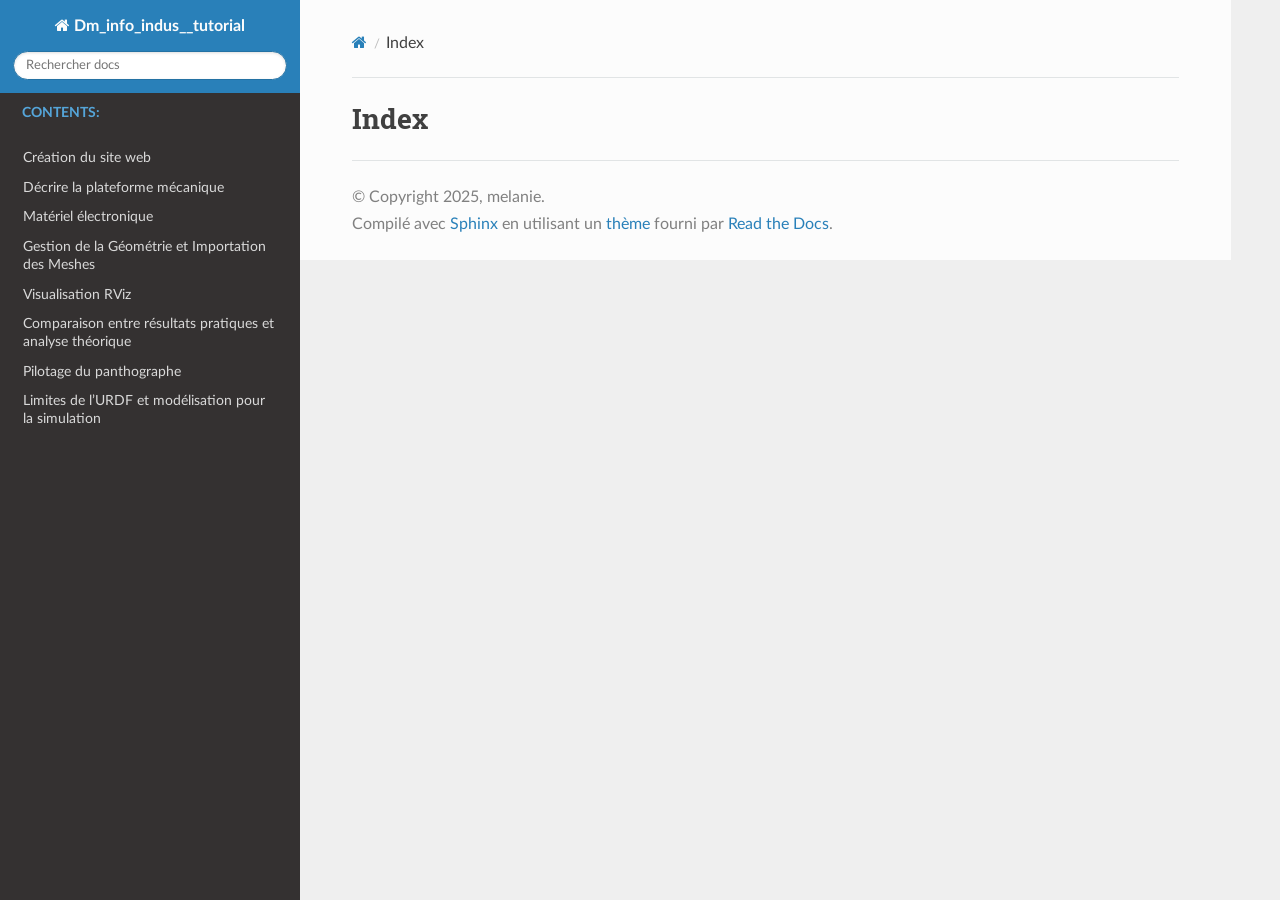
<file: genindex.html>
<!DOCTYPE html>
<html class="writer-html5" lang="fr" data-content_root="./">
<head>
  <meta charset="utf-8" />
  <meta name="viewport" content="width=device-width, initial-scale=1.0" />
  <title>Index &mdash; Documentation Dm_info_indus__tutorial </title>
      <link rel="stylesheet" type="text/css" href="_static/pygments.css?v=b86133f3" />
      <link rel="stylesheet" type="text/css" href="_static/css/theme.css?v=9edc463e" />
      <link rel="stylesheet" type="text/css" href="_static/graphviz.css?v=4ae1632d" />
      <link rel="stylesheet" type="text/css" href="_static/copybutton.css?v=76b2166b" />
      <link rel="stylesheet" type="text/css" href="_static/sphinx-design.min.css?v=95c83b7e" />
      <link rel="stylesheet" type="text/css" href="_static/css/custom.css?v=44e3ebe8" />

  
      <script src="_static/jquery.js?v=5d32c60e"></script>
      <script src="_static/_sphinx_javascript_frameworks_compat.js?v=2cd50e6c"></script>
      <script src="_static/documentation_options.js?v=d1a510d7"></script>
      <script src="_static/doctools.js?v=9bcbadda"></script>
      <script src="_static/sphinx_highlight.js?v=dc90522c"></script>
      <script src="_static/clipboard.min.js?v=a7894cd8"></script>
      <script src="_static/copybutton.js?v=30646c52"></script>
      <script src="_static/translations.js?v=e6b791cb"></script>
      <script src="_static/design-tabs.js?v=f930bc37"></script>
    <script src="_static/js/theme.js"></script>
    <link rel="index" title="Index" href="#" />
    <link rel="search" title="Recherche" href="search.html" /> 
</head>

<body class="wy-body-for-nav"> 
  <div class="wy-grid-for-nav">
    <nav data-toggle="wy-nav-shift" class="wy-nav-side">
      <div class="wy-side-scroll">
        <div class="wy-side-nav-search" >

          
          
          <a href="index.html" class="icon icon-home">
            Dm_info_indus__tutorial
          </a>
<div role="search">
  <form id="rtd-search-form" class="wy-form" action="search.html" method="get">
    <input type="text" name="q" placeholder="Rechercher docs" aria-label="Rechercher docs" />
    <input type="hidden" name="check_keywords" value="yes" />
    <input type="hidden" name="area" value="default" />
  </form>
</div>
        </div><div class="wy-menu wy-menu-vertical" data-spy="affix" role="navigation" aria-label="Navigation menu">
              <p class="caption" role="heading"><span class="caption-text">Contents:</span></p>
<ul>
<li class="toctree-l1"><a class="reference internal" href="00_creation_site_web/00_site_web.html">Création du site web</a></li>
<li class="toctree-l1"><a class="reference internal" href="01_description_des_elements_maquette/description_maquette.html">Décrire la plateforme mécanique</a></li>
<li class="toctree-l1"><a class="reference internal" href="01_description_des_elements_maquette/materiel_electronique.html">Matériel électronique</a></li>
<li class="toctree-l1"><a class="reference internal" href="03_URDF/03_URDF.html">Gestion de la Géométrie et Importation des Meshes</a></li>
<li class="toctree-l1"><a class="reference internal" href="04_RViz/04_RViz.html">Visualisation RViz</a></li>
<li class="toctree-l1"><a class="reference internal" href="05_resultat_theorique/05_programmation.html">Comparaison entre résultats pratiques et analyse théorique</a></li>
<li class="toctree-l1"><a class="reference internal" href="06_ROS2/06_ROS2.html">Pilotage du panthographe</a></li>
<li class="toctree-l1"><a class="reference internal" href="07_Gazebo/07_Gazebo.html">Limites de l’URDF et modélisation pour la simulation</a></li>
</ul>

        </div>
      </div>
    </nav>

    <section data-toggle="wy-nav-shift" class="wy-nav-content-wrap"><nav class="wy-nav-top" aria-label="Mobile navigation menu" >
          <i data-toggle="wy-nav-top" class="fa fa-bars"></i>
          <a href="index.html">Dm_info_indus__tutorial</a>
      </nav>

      <div class="wy-nav-content">
        <div class="rst-content">
          <div role="navigation" aria-label="Page navigation">
  <ul class="wy-breadcrumbs">
      <li><a href="index.html" class="icon icon-home" aria-label="Home"></a></li>
      <li class="breadcrumb-item active">Index</li>
      <li class="wy-breadcrumbs-aside">
      </li>
  </ul>
  <hr/>
</div>
          <div role="main" class="document" itemscope="itemscope" itemtype="http://schema.org/Article">
           <div itemprop="articleBody">
             

<h1 id="index">Index</h1>

<div class="genindex-jumpbox">
 
</div>


           </div>
          </div>
          <footer>

  <hr/>

  <div role="contentinfo">
    <p>&#169; Copyright 2025, melanie.</p>
  </div>

  Compilé avec <a href="https://www.sphinx-doc.org/">Sphinx</a> en utilisant un
    <a href="https://github.com/readthedocs/sphinx_rtd_theme">thème</a>
    fourni par <a href="https://readthedocs.org">Read the Docs</a>.
   

</footer>
        </div>
      </div>
    </section>
  </div>
  <script>
      jQuery(function () {
          SphinxRtdTheme.Navigation.enable(true);
      });
  </script> 

</body>
</html>
</file>
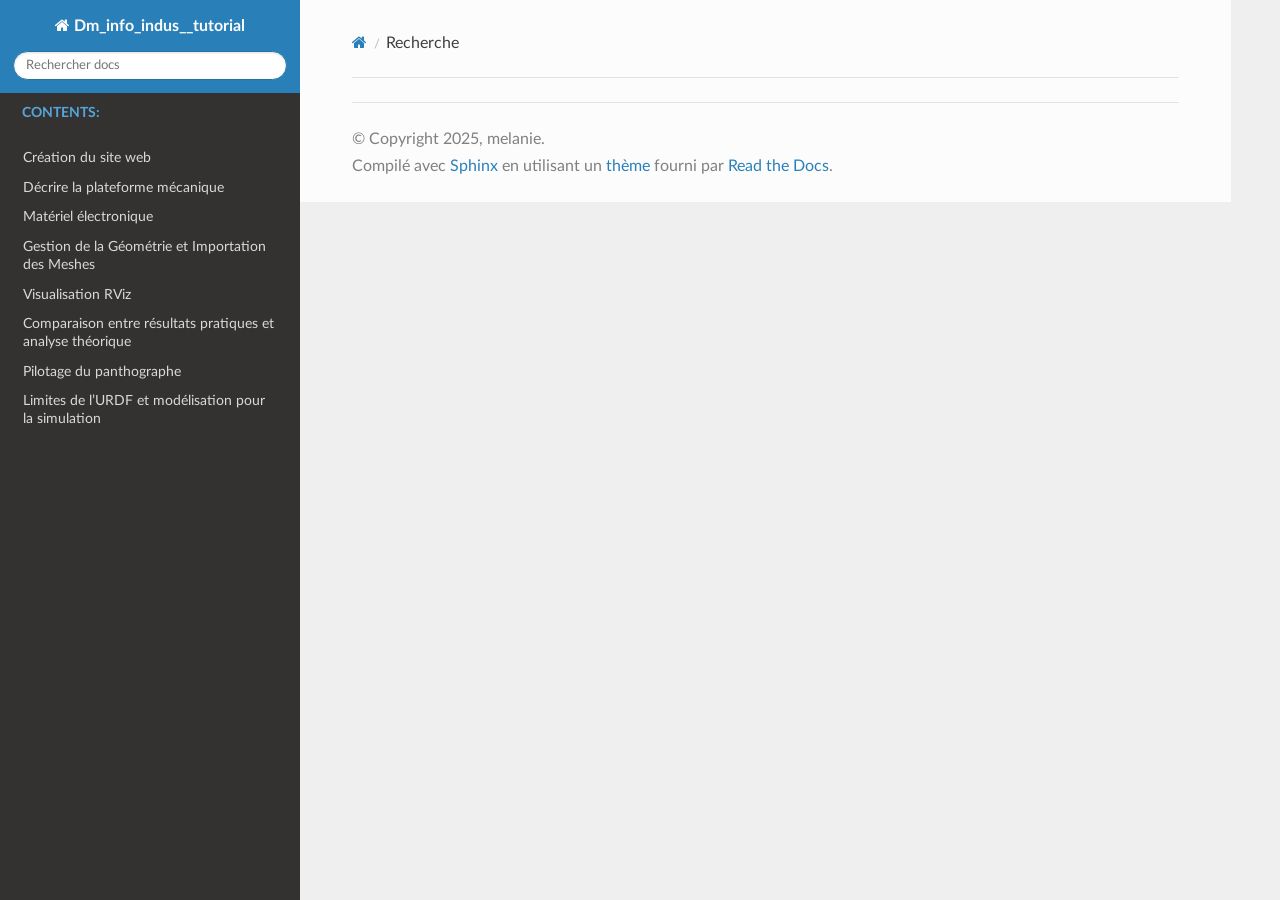
<file: search.html>
<!DOCTYPE html>
<html class="writer-html5" lang="fr" data-content_root="./">
<head>
  <meta charset="utf-8" />
  <meta name="viewport" content="width=device-width, initial-scale=1.0" />
  <title>Recherche &mdash; Documentation Dm_info_indus__tutorial </title>
      <link rel="stylesheet" type="text/css" href="_static/pygments.css?v=b86133f3" />
      <link rel="stylesheet" type="text/css" href="_static/css/theme.css?v=9edc463e" />
      <link rel="stylesheet" type="text/css" href="_static/graphviz.css?v=4ae1632d" />
      <link rel="stylesheet" type="text/css" href="_static/copybutton.css?v=76b2166b" />
      <link rel="stylesheet" type="text/css" href="_static/sphinx-design.min.css?v=95c83b7e" />
      <link rel="stylesheet" type="text/css" href="_static/css/custom.css?v=44e3ebe8" />

  
    
      <script src="_static/jquery.js?v=5d32c60e"></script>
      <script src="_static/_sphinx_javascript_frameworks_compat.js?v=2cd50e6c"></script>
      <script src="_static/documentation_options.js?v=d1a510d7"></script>
      <script src="_static/doctools.js?v=9bcbadda"></script>
      <script src="_static/sphinx_highlight.js?v=dc90522c"></script>
      <script src="_static/clipboard.min.js?v=a7894cd8"></script>
      <script src="_static/copybutton.js?v=30646c52"></script>
      <script src="_static/translations.js?v=e6b791cb"></script>
      <script src="_static/design-tabs.js?v=f930bc37"></script>
    <script src="_static/js/theme.js"></script>
    <script src="_static/searchtools.js"></script>
    <script src="_static/language_data.js"></script>
    <link rel="index" title="Index" href="genindex.html" />
    <link rel="search" title="Recherche" href="#" /> 
</head>

<body class="wy-body-for-nav"> 
  <div class="wy-grid-for-nav">
    <nav data-toggle="wy-nav-shift" class="wy-nav-side">
      <div class="wy-side-scroll">
        <div class="wy-side-nav-search" >

          
          
          <a href="index.html" class="icon icon-home">
            Dm_info_indus__tutorial
          </a>
<div role="search">
  <form id="rtd-search-form" class="wy-form" action="#" method="get">
    <input type="text" name="q" placeholder="Rechercher docs" aria-label="Rechercher docs" />
    <input type="hidden" name="check_keywords" value="yes" />
    <input type="hidden" name="area" value="default" />
  </form>
</div>
        </div><div class="wy-menu wy-menu-vertical" data-spy="affix" role="navigation" aria-label="Navigation menu">
              <p class="caption" role="heading"><span class="caption-text">Contents:</span></p>
<ul>
<li class="toctree-l1"><a class="reference internal" href="00_creation_site_web/00_site_web.html">Création du site web</a></li>
<li class="toctree-l1"><a class="reference internal" href="01_description_des_elements_maquette/description_maquette.html">Décrire la plateforme mécanique</a></li>
<li class="toctree-l1"><a class="reference internal" href="01_description_des_elements_maquette/materiel_electronique.html">Matériel électronique</a></li>
<li class="toctree-l1"><a class="reference internal" href="03_URDF/03_URDF.html">Gestion de la Géométrie et Importation des Meshes</a></li>
<li class="toctree-l1"><a class="reference internal" href="04_RViz/04_RViz.html">Visualisation RViz</a></li>
<li class="toctree-l1"><a class="reference internal" href="05_resultat_theorique/05_programmation.html">Comparaison entre résultats pratiques et analyse théorique</a></li>
<li class="toctree-l1"><a class="reference internal" href="06_ROS2/06_ROS2.html">Pilotage du panthographe</a></li>
<li class="toctree-l1"><a class="reference internal" href="07_Gazebo/07_Gazebo.html">Limites de l’URDF et modélisation pour la simulation</a></li>
</ul>

        </div>
      </div>
    </nav>

    <section data-toggle="wy-nav-shift" class="wy-nav-content-wrap"><nav class="wy-nav-top" aria-label="Mobile navigation menu" >
          <i data-toggle="wy-nav-top" class="fa fa-bars"></i>
          <a href="index.html">Dm_info_indus__tutorial</a>
      </nav>

      <div class="wy-nav-content">
        <div class="rst-content">
          <div role="navigation" aria-label="Page navigation">
  <ul class="wy-breadcrumbs">
      <li><a href="index.html" class="icon icon-home" aria-label="Home"></a></li>
      <li class="breadcrumb-item active">Recherche</li>
      <li class="wy-breadcrumbs-aside">
      </li>
  </ul>
  <hr/>
</div>
          <div role="main" class="document" itemscope="itemscope" itemtype="http://schema.org/Article">
           <div itemprop="articleBody">
             
  <noscript>
  <div id="fallback" class="admonition warning">
    <p class="last">
      Activez JavaScript pour accéder à la fonction de recherche.
    </p>
  </div>
  </noscript>

  
  <div id="search-results">
  
  </div>

           </div>
          </div>
          <footer>

  <hr/>

  <div role="contentinfo">
    <p>&#169; Copyright 2025, melanie.</p>
  </div>

  Compilé avec <a href="https://www.sphinx-doc.org/">Sphinx</a> en utilisant un
    <a href="https://github.com/readthedocs/sphinx_rtd_theme">thème</a>
    fourni par <a href="https://readthedocs.org">Read the Docs</a>.
   

</footer>
        </div>
      </div>
    </section>
  </div>
  <script>
      jQuery(function () {
          SphinxRtdTheme.Navigation.enable(true);
      });
  </script>
  <script>
    jQuery(function() { Search.loadIndex("searchindex.js"); });
  </script>
  
  <script id="searchindexloader"></script>
   


</body>
</html>
</file>
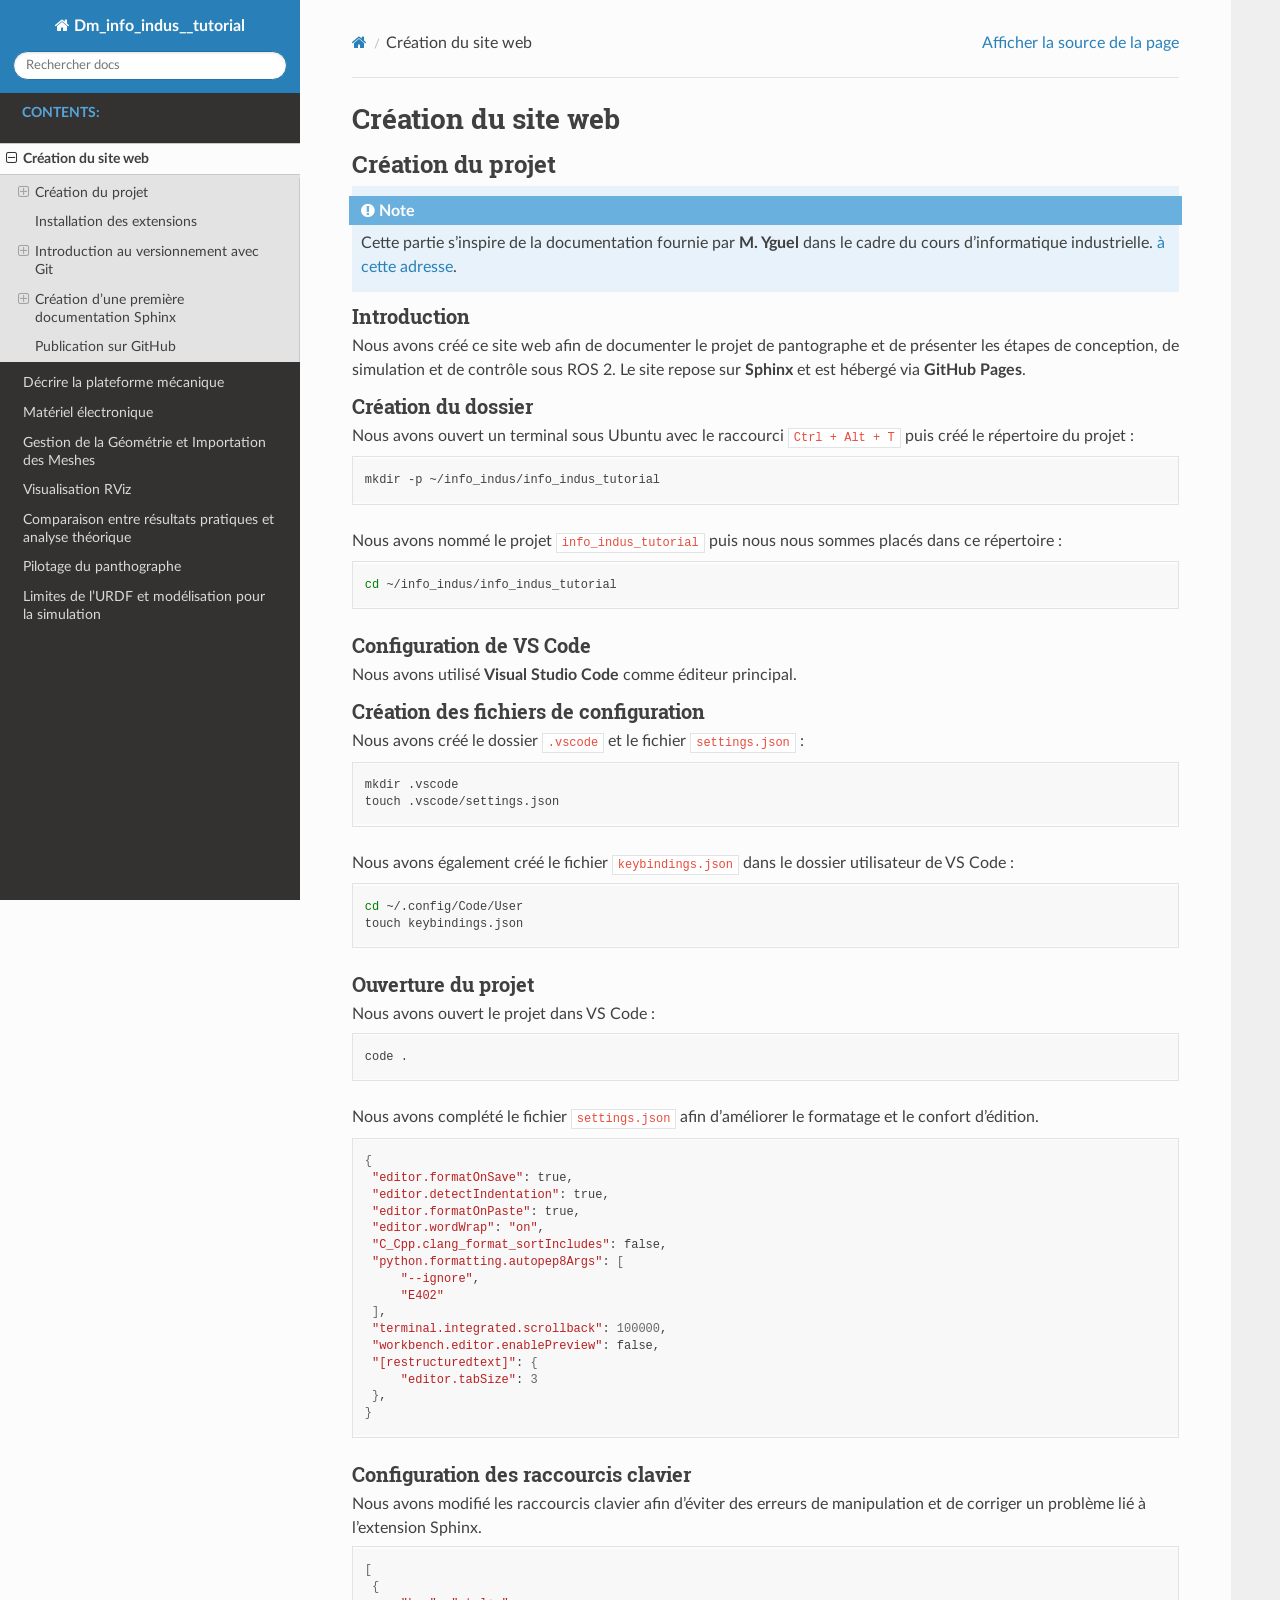
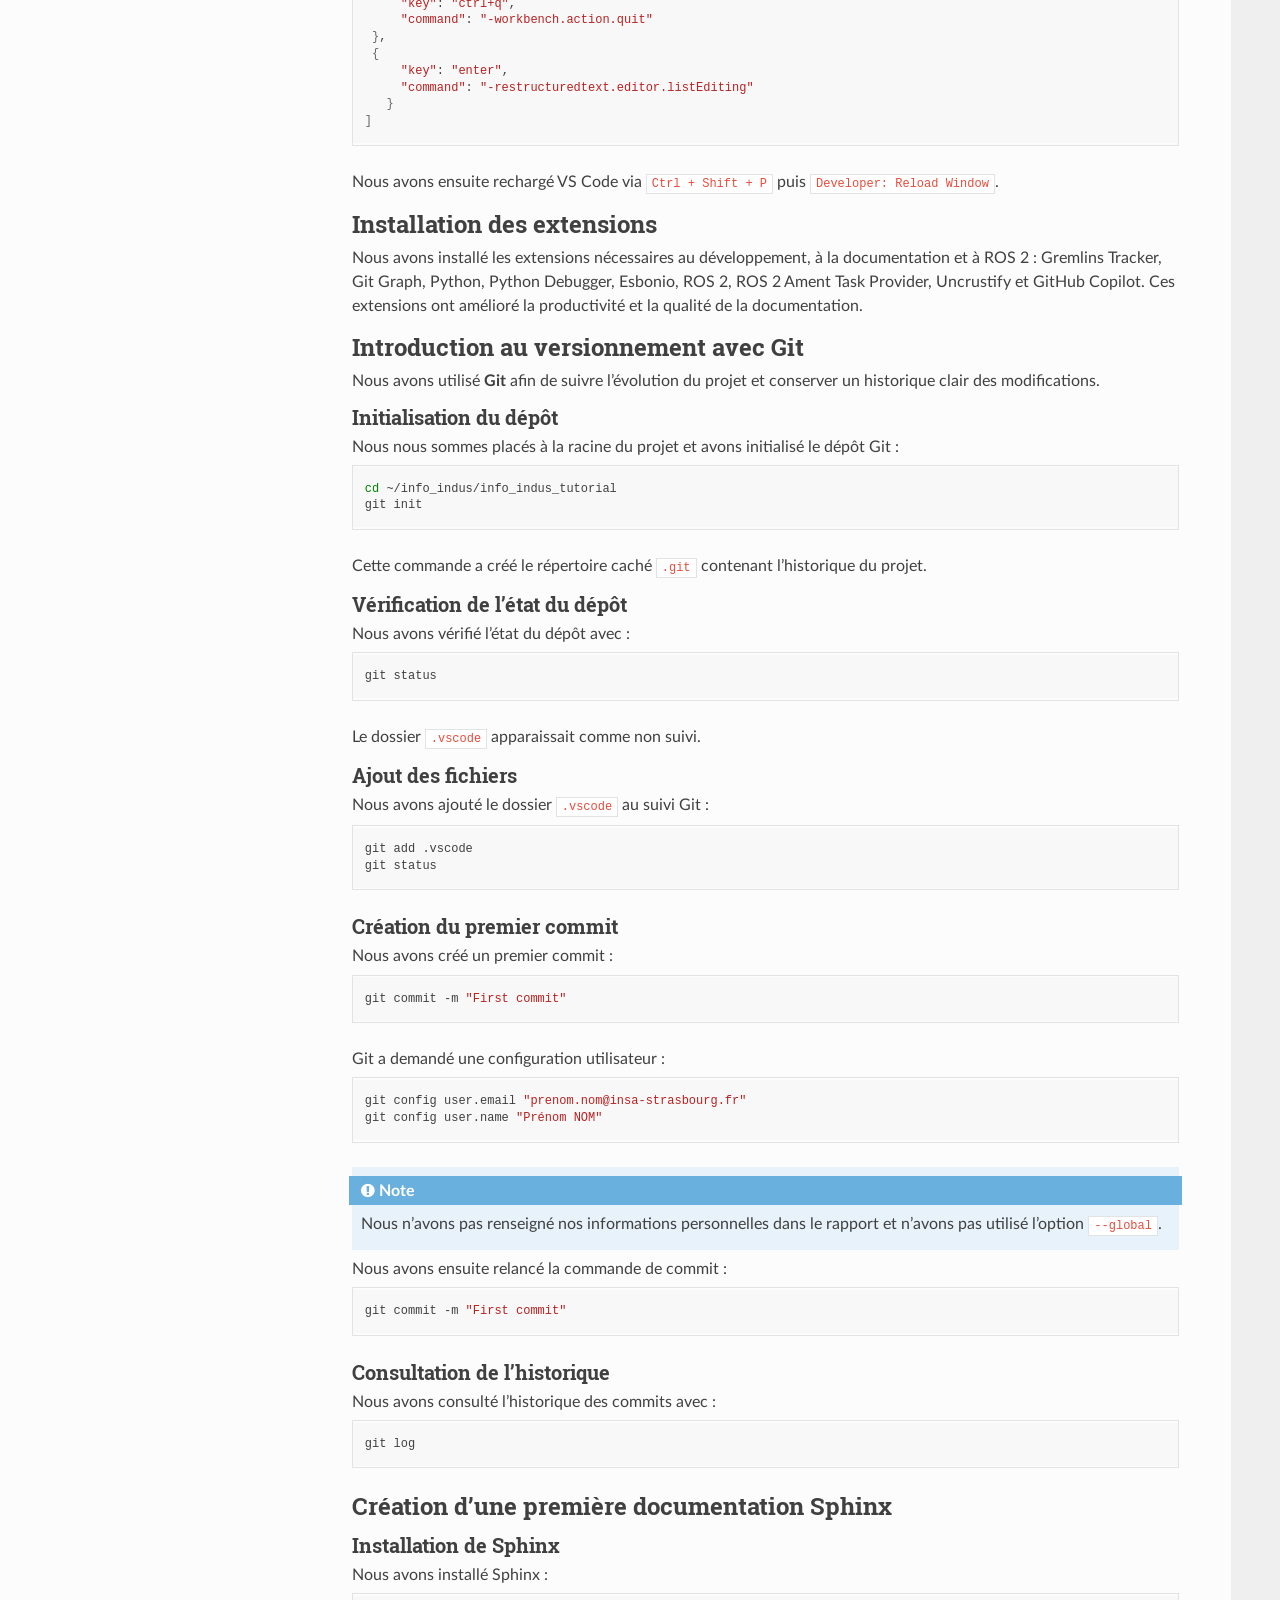
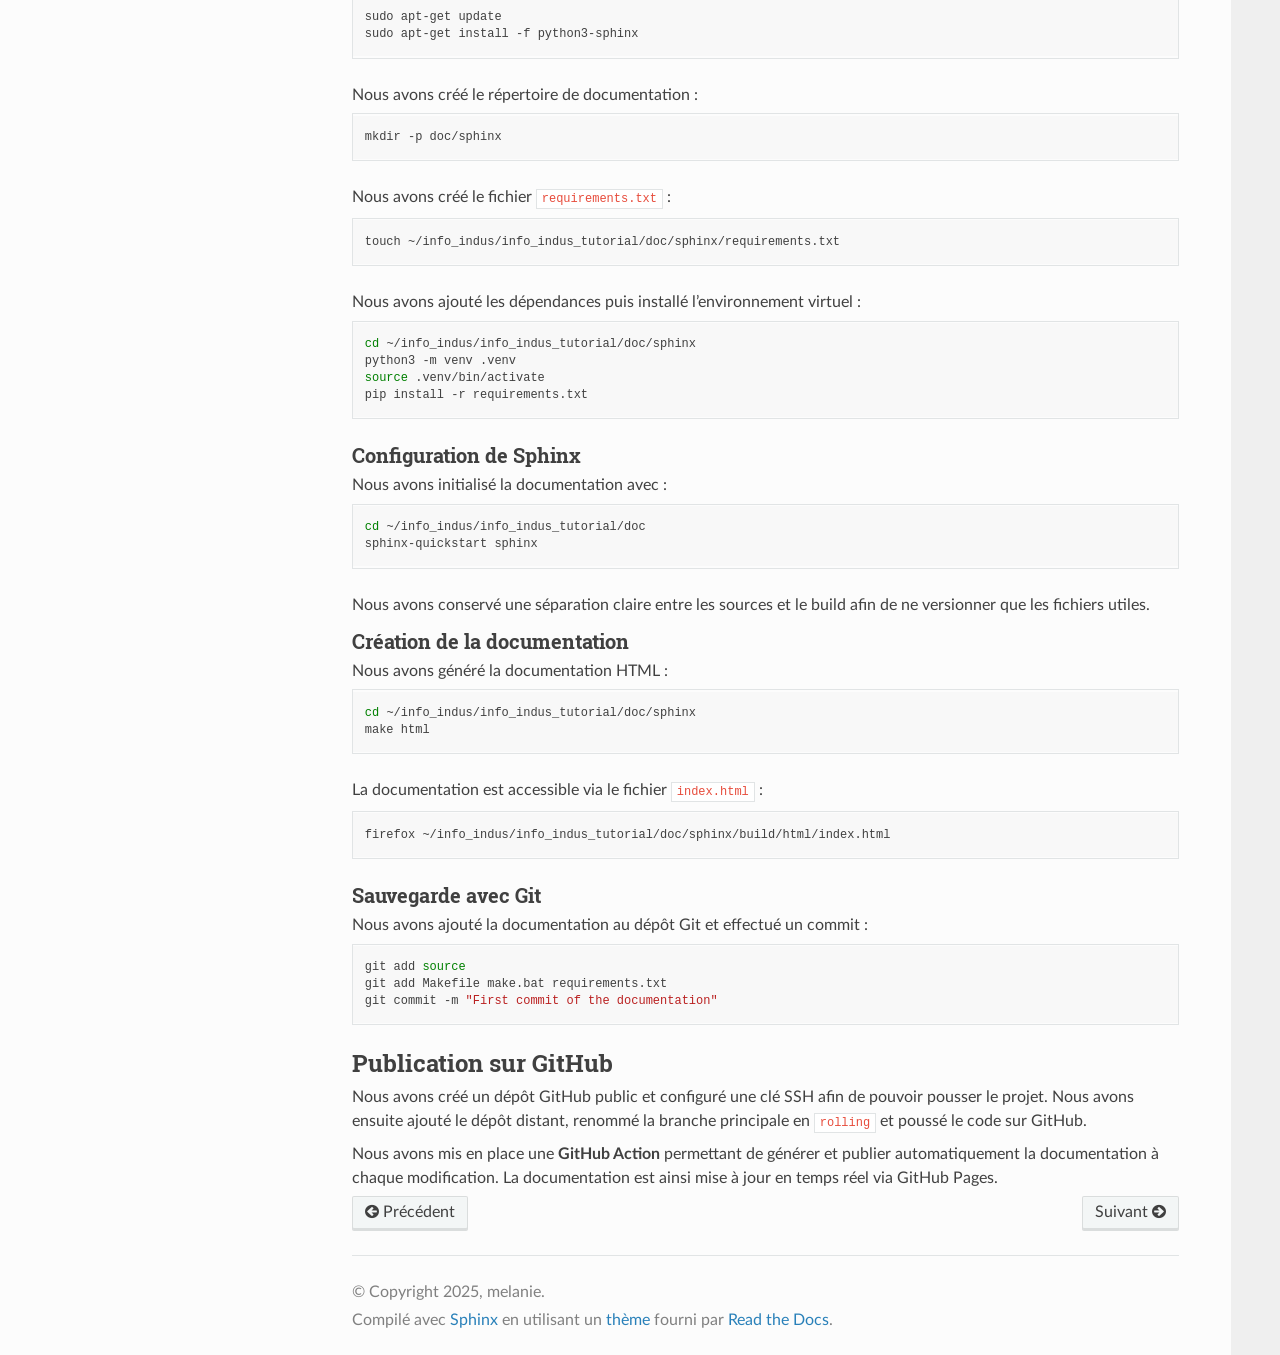
<file: 00_creation_site_web/00_site_web.html>
<!DOCTYPE html>
<html class="writer-html5" lang="fr" data-content_root="../">
<head>
  <meta charset="utf-8" /><meta name="viewport" content="width=device-width, initial-scale=1" />

  <meta name="viewport" content="width=device-width, initial-scale=1.0" />
  <title>Création du site web &mdash; Documentation Dm_info_indus__tutorial </title>
      <link rel="stylesheet" type="text/css" href="../_static/pygments.css?v=b86133f3" />
      <link rel="stylesheet" type="text/css" href="../_static/css/theme.css?v=9edc463e" />
      <link rel="stylesheet" type="text/css" href="../_static/graphviz.css?v=4ae1632d" />
      <link rel="stylesheet" type="text/css" href="../_static/copybutton.css?v=76b2166b" />
      <link rel="stylesheet" type="text/css" href="../_static/sphinx-design.min.css?v=95c83b7e" />
      <link rel="stylesheet" type="text/css" href="../_static/css/custom.css?v=44e3ebe8" />

  
      <script src="../_static/jquery.js?v=5d32c60e"></script>
      <script src="../_static/_sphinx_javascript_frameworks_compat.js?v=2cd50e6c"></script>
      <script src="../_static/documentation_options.js?v=d1a510d7"></script>
      <script src="../_static/doctools.js?v=9bcbadda"></script>
      <script src="../_static/sphinx_highlight.js?v=dc90522c"></script>
      <script src="../_static/clipboard.min.js?v=a7894cd8"></script>
      <script src="../_static/copybutton.js?v=30646c52"></script>
      <script src="../_static/translations.js?v=e6b791cb"></script>
      <script src="../_static/design-tabs.js?v=f930bc37"></script>
    <script src="../_static/js/theme.js"></script>
    <link rel="index" title="Index" href="../genindex.html" />
    <link rel="search" title="Recherche" href="../search.html" />
    <link rel="next" title="Décrire la plateforme mécanique" href="../01_description_des_elements_maquette/description_maquette.html" />
    <link rel="prev" title="Informatique industrielle" href="../index.html" /> 
</head>

<body class="wy-body-for-nav"> 
  <div class="wy-grid-for-nav">
    <nav data-toggle="wy-nav-shift" class="wy-nav-side">
      <div class="wy-side-scroll">
        <div class="wy-side-nav-search" >

          
          
          <a href="../index.html" class="icon icon-home">
            Dm_info_indus__tutorial
          </a>
<div role="search">
  <form id="rtd-search-form" class="wy-form" action="../search.html" method="get">
    <input type="text" name="q" placeholder="Rechercher docs" aria-label="Rechercher docs" />
    <input type="hidden" name="check_keywords" value="yes" />
    <input type="hidden" name="area" value="default" />
  </form>
</div>
        </div><div class="wy-menu wy-menu-vertical" data-spy="affix" role="navigation" aria-label="Navigation menu">
              <p class="caption" role="heading"><span class="caption-text">Contents:</span></p>
<ul class="current">
<li class="toctree-l1 current"><a class="current reference internal" href="#">Création du site web</a><ul>
<li class="toctree-l2"><a class="reference internal" href="#creation-du-projet">Création du projet</a><ul>
<li class="toctree-l3"><a class="reference internal" href="#introduction">Introduction</a></li>
<li class="toctree-l3"><a class="reference internal" href="#creation-du-dossier">Création du dossier</a></li>
<li class="toctree-l3"><a class="reference internal" href="#configuration-de-vs-code">Configuration de VS Code</a></li>
<li class="toctree-l3"><a class="reference internal" href="#creation-des-fichiers-de-configuration">Création des fichiers de configuration</a></li>
<li class="toctree-l3"><a class="reference internal" href="#ouverture-du-projet">Ouverture du projet</a></li>
<li class="toctree-l3"><a class="reference internal" href="#configuration-des-raccourcis-clavier">Configuration des raccourcis clavier</a></li>
</ul>
</li>
<li class="toctree-l2"><a class="reference internal" href="#installation-des-extensions">Installation des extensions</a></li>
<li class="toctree-l2"><a class="reference internal" href="#introduction-au-versionnement-avec-git">Introduction au versionnement avec Git</a><ul>
<li class="toctree-l3"><a class="reference internal" href="#initialisation-du-depot">Initialisation du dépôt</a></li>
<li class="toctree-l3"><a class="reference internal" href="#verification-de-letat-du-depot">Vérification de l’état du dépôt</a></li>
<li class="toctree-l3"><a class="reference internal" href="#ajout-des-fichiers">Ajout des fichiers</a></li>
<li class="toctree-l3"><a class="reference internal" href="#creation-du-premier-commit">Création du premier commit</a></li>
<li class="toctree-l3"><a class="reference internal" href="#consultation-de-lhistorique">Consultation de l’historique</a></li>
</ul>
</li>
<li class="toctree-l2"><a class="reference internal" href="#creation-dune-premiere-documentation-sphinx">Création d’une première documentation Sphinx</a><ul>
<li class="toctree-l3"><a class="reference internal" href="#installation-de-sphinx">Installation de Sphinx</a></li>
<li class="toctree-l3"><a class="reference internal" href="#configuration-de-sphinx">Configuration de Sphinx</a></li>
<li class="toctree-l3"><a class="reference internal" href="#creation-de-la-documentation">Création de la documentation</a></li>
<li class="toctree-l3"><a class="reference internal" href="#sauvegarde-avec-git">Sauvegarde avec Git</a></li>
</ul>
</li>
<li class="toctree-l2"><a class="reference internal" href="#publication-sur-github">Publication sur GitHub</a></li>
</ul>
</li>
<li class="toctree-l1"><a class="reference internal" href="../01_description_des_elements_maquette/description_maquette.html">Décrire la plateforme mécanique</a></li>
<li class="toctree-l1"><a class="reference internal" href="../01_description_des_elements_maquette/materiel_electronique.html">Matériel électronique</a></li>
<li class="toctree-l1"><a class="reference internal" href="../03_URDF/03_URDF.html">Gestion de la Géométrie et Importation des Meshes</a></li>
<li class="toctree-l1"><a class="reference internal" href="../04_RViz/04_RViz.html">Visualisation RViz</a></li>
<li class="toctree-l1"><a class="reference internal" href="../05_resultat_theorique/05_programmation.html">Comparaison entre résultats pratiques et analyse théorique</a></li>
<li class="toctree-l1"><a class="reference internal" href="../06_ROS2/06_ROS2.html">Pilotage du panthographe</a></li>
<li class="toctree-l1"><a class="reference internal" href="../07_Gazebo/07_Gazebo.html">Limites de l’URDF et modélisation pour la simulation</a></li>
</ul>

        </div>
      </div>
    </nav>

    <section data-toggle="wy-nav-shift" class="wy-nav-content-wrap"><nav class="wy-nav-top" aria-label="Mobile navigation menu" >
          <i data-toggle="wy-nav-top" class="fa fa-bars"></i>
          <a href="../index.html">Dm_info_indus__tutorial</a>
      </nav>

      <div class="wy-nav-content">
        <div class="rst-content">
          <div role="navigation" aria-label="Page navigation">
  <ul class="wy-breadcrumbs">
      <li><a href="../index.html" class="icon icon-home" aria-label="Home"></a></li>
      <li class="breadcrumb-item active">Création du site web</li>
      <li class="wy-breadcrumbs-aside">
            <a href="../_sources/00_creation_site_web/00_site_web.rst.txt" rel="nofollow"> Afficher la source de la page</a>
      </li>
  </ul>
  <hr/>
</div>
          <div role="main" class="document" itemscope="itemscope" itemtype="http://schema.org/Article">
           <div itemprop="articleBody">
             
  <section id="creation-du-site-web">
<h1>Création du site web<a class="headerlink" href="#creation-du-site-web" title="Lien vers cette rubrique"></a></h1>
<section id="creation-du-projet">
<h2>Création du projet<a class="headerlink" href="#creation-du-projet" title="Lien vers cette rubrique"></a></h2>
<div class="admonition note">
<p class="admonition-title">Note</p>
<p>Cette partie s’inspire de la documentation fournie par <strong>M. Yguel</strong>
dans le cadre du cours d’informatique industrielle. <a class="reference external" href="https://yguel.github.io/informatique_industrielle_avec_ROS2/c01_create_and_publish_doc/p01s02_create_and_publish_doc.html">à cette adresse</a>.</p>
</div>
<section id="introduction">
<h3>Introduction<a class="headerlink" href="#introduction" title="Lien vers cette rubrique"></a></h3>
<p>Nous avons créé ce site web afin de documenter le projet de pantographe et de présenter les étapes de conception, de simulation et de contrôle sous ROS 2. Le site repose sur <strong>Sphinx</strong> et est hébergé via <strong>GitHub Pages</strong>.</p>
</section>
<section id="creation-du-dossier">
<h3>Création du dossier<a class="headerlink" href="#creation-du-dossier" title="Lien vers cette rubrique"></a></h3>
<p>Nous avons ouvert un terminal sous Ubuntu avec le raccourci <code class="docutils literal notranslate"><span class="pre">Ctrl</span> <span class="pre">+</span> <span class="pre">Alt</span> <span class="pre">+</span> <span class="pre">T</span></code> puis créé le répertoire du projet :</p>
<div class="highlight-bash notranslate"><div class="highlight"><pre><span></span>mkdir<span class="w"> </span>-p<span class="w"> </span>~/info_indus/info_indus_tutorial
</pre></div>
</div>
<p>Nous avons nommé le projet <code class="docutils literal notranslate"><span class="pre">info_indus_tutorial</span></code> puis nous nous sommes placés dans ce répertoire :</p>
<div class="highlight-bash notranslate"><div class="highlight"><pre><span></span><span class="nb">cd</span><span class="w"> </span>~/info_indus/info_indus_tutorial
</pre></div>
</div>
</section>
<section id="configuration-de-vs-code">
<h3>Configuration de VS Code<a class="headerlink" href="#configuration-de-vs-code" title="Lien vers cette rubrique"></a></h3>
<p>Nous avons utilisé <strong>Visual Studio Code</strong> comme éditeur principal.</p>
</section>
<section id="creation-des-fichiers-de-configuration">
<h3>Création des fichiers de configuration<a class="headerlink" href="#creation-des-fichiers-de-configuration" title="Lien vers cette rubrique"></a></h3>
<p>Nous avons créé le dossier <code class="docutils literal notranslate"><span class="pre">.vscode</span></code> et le fichier <code class="docutils literal notranslate"><span class="pre">settings.json</span></code> :</p>
<div class="highlight-bash notranslate"><div class="highlight"><pre><span></span>mkdir<span class="w"> </span>.vscode
touch<span class="w"> </span>.vscode/settings.json
</pre></div>
</div>
<p>Nous avons également créé le fichier <code class="docutils literal notranslate"><span class="pre">keybindings.json</span></code> dans le dossier utilisateur de VS Code :</p>
<div class="highlight-bash notranslate"><div class="highlight"><pre><span></span><span class="nb">cd</span><span class="w"> </span>~/.config/Code/User
touch<span class="w"> </span>keybindings.json
</pre></div>
</div>
</section>
<section id="ouverture-du-projet">
<h3>Ouverture du projet<a class="headerlink" href="#ouverture-du-projet" title="Lien vers cette rubrique"></a></h3>
<p>Nous avons ouvert le projet dans VS Code :</p>
<div class="highlight-bash notranslate"><div class="highlight"><pre><span></span>code<span class="w"> </span>.
</pre></div>
</div>
<p>Nous avons complété le fichier <code class="docutils literal notranslate"><span class="pre">settings.json</span></code> afin d’améliorer le formatage et le confort d’édition.</p>
<div class="highlight-bash notranslate"><div class="highlight"><pre><span></span><span class="o">{</span>
<span class="w"> </span><span class="s2">&quot;editor.formatOnSave&quot;</span>:<span class="w"> </span>true,
<span class="w"> </span><span class="s2">&quot;editor.detectIndentation&quot;</span>:<span class="w"> </span>true,
<span class="w"> </span><span class="s2">&quot;editor.formatOnPaste&quot;</span>:<span class="w"> </span>true,
<span class="w"> </span><span class="s2">&quot;editor.wordWrap&quot;</span>:<span class="w"> </span><span class="s2">&quot;on&quot;</span>,
<span class="w"> </span><span class="s2">&quot;C_Cpp.clang_format_sortIncludes&quot;</span>:<span class="w"> </span>false,
<span class="w"> </span><span class="s2">&quot;python.formatting.autopep8Args&quot;</span>:<span class="w"> </span><span class="o">[</span>
<span class="w">     </span><span class="s2">&quot;--ignore&quot;</span>,
<span class="w">     </span><span class="s2">&quot;E402&quot;</span>
<span class="w"> </span><span class="o">]</span>,
<span class="w"> </span><span class="s2">&quot;terminal.integrated.scrollback&quot;</span>:<span class="w"> </span><span class="m">100000</span>,
<span class="w"> </span><span class="s2">&quot;workbench.editor.enablePreview&quot;</span>:<span class="w"> </span>false,
<span class="w"> </span><span class="s2">&quot;[restructuredtext]&quot;</span>:<span class="w"> </span><span class="o">{</span>
<span class="w">     </span><span class="s2">&quot;editor.tabSize&quot;</span>:<span class="w"> </span><span class="m">3</span>
<span class="w"> </span><span class="o">}</span>,
<span class="o">}</span>
</pre></div>
</div>
</section>
<section id="configuration-des-raccourcis-clavier">
<h3>Configuration des raccourcis clavier<a class="headerlink" href="#configuration-des-raccourcis-clavier" title="Lien vers cette rubrique"></a></h3>
<p>Nous avons modifié les raccourcis clavier afin d’éviter des erreurs de manipulation et de corriger un problème lié à l’extension Sphinx.</p>
<div class="highlight-bash notranslate"><div class="highlight"><pre><span></span><span class="o">[</span>
<span class="w"> </span><span class="o">{</span>
<span class="w">     </span><span class="s2">&quot;key&quot;</span>:<span class="w"> </span><span class="s2">&quot;ctrl+q&quot;</span>,
<span class="w">     </span><span class="s2">&quot;command&quot;</span>:<span class="w"> </span><span class="s2">&quot;-workbench.action.quit&quot;</span>
<span class="w"> </span><span class="o">}</span>,
<span class="w"> </span><span class="o">{</span>
<span class="w">     </span><span class="s2">&quot;key&quot;</span>:<span class="w"> </span><span class="s2">&quot;enter&quot;</span>,
<span class="w">     </span><span class="s2">&quot;command&quot;</span>:<span class="w"> </span><span class="s2">&quot;-restructuredtext.editor.listEditing&quot;</span>
<span class="w">   </span><span class="o">}</span>
<span class="o">]</span>
</pre></div>
</div>
<p>Nous avons ensuite rechargé VS Code via <code class="docutils literal notranslate"><span class="pre">Ctrl</span> <span class="pre">+</span> <span class="pre">Shift</span> <span class="pre">+</span> <span class="pre">P</span></code> puis <code class="docutils literal notranslate"><span class="pre">Developer:</span> <span class="pre">Reload</span> <span class="pre">Window</span></code>.</p>
</section>
</section>
<section id="installation-des-extensions">
<h2>Installation des extensions<a class="headerlink" href="#installation-des-extensions" title="Lien vers cette rubrique"></a></h2>
<p>Nous avons installé les extensions nécessaires au développement, à la documentation et à ROS 2 : Gremlins Tracker, Git Graph, Python, Python Debugger, Esbonio, ROS 2, ROS 2 Ament Task Provider, Uncrustify et GitHub Copilot. Ces extensions ont amélioré la productivité et la qualité de la documentation.</p>
</section>
<section id="introduction-au-versionnement-avec-git">
<h2>Introduction au versionnement avec Git<a class="headerlink" href="#introduction-au-versionnement-avec-git" title="Lien vers cette rubrique"></a></h2>
<p>Nous avons utilisé <strong>Git</strong> afin de suivre l’évolution du projet et conserver un historique clair des modifications.</p>
<section id="initialisation-du-depot">
<h3>Initialisation du dépôt<a class="headerlink" href="#initialisation-du-depot" title="Lien vers cette rubrique"></a></h3>
<p>Nous nous sommes placés à la racine du projet et avons initialisé le dépôt Git :</p>
<div class="highlight-bash notranslate"><div class="highlight"><pre><span></span><span class="nb">cd</span><span class="w"> </span>~/info_indus/info_indus_tutorial
git<span class="w"> </span>init
</pre></div>
</div>
<p>Cette commande a créé le répertoire caché <code class="docutils literal notranslate"><span class="pre">.git</span></code> contenant l’historique du projet.</p>
</section>
<section id="verification-de-letat-du-depot">
<h3>Vérification de l’état du dépôt<a class="headerlink" href="#verification-de-letat-du-depot" title="Lien vers cette rubrique"></a></h3>
<p>Nous avons vérifié l’état du dépôt avec :</p>
<div class="highlight-bash notranslate"><div class="highlight"><pre><span></span>git<span class="w"> </span>status
</pre></div>
</div>
<p>Le dossier <code class="docutils literal notranslate"><span class="pre">.vscode</span></code> apparaissait comme non suivi.</p>
</section>
<section id="ajout-des-fichiers">
<h3>Ajout des fichiers<a class="headerlink" href="#ajout-des-fichiers" title="Lien vers cette rubrique"></a></h3>
<p>Nous avons ajouté le dossier <code class="docutils literal notranslate"><span class="pre">.vscode</span></code> au suivi Git :</p>
<div class="highlight-bash notranslate"><div class="highlight"><pre><span></span>git<span class="w"> </span>add<span class="w"> </span>.vscode
git<span class="w"> </span>status
</pre></div>
</div>
</section>
<section id="creation-du-premier-commit">
<h3>Création du premier commit<a class="headerlink" href="#creation-du-premier-commit" title="Lien vers cette rubrique"></a></h3>
<p>Nous avons créé un premier commit :</p>
<div class="highlight-bash notranslate"><div class="highlight"><pre><span></span>git<span class="w"> </span>commit<span class="w"> </span>-m<span class="w"> </span><span class="s2">&quot;First commit&quot;</span>
</pre></div>
</div>
<p>Git a demandé une configuration utilisateur :</p>
<div class="highlight-bash notranslate"><div class="highlight"><pre><span></span>git<span class="w"> </span>config<span class="w"> </span>user.email<span class="w"> </span><span class="s2">&quot;prenom.nom@insa-strasbourg.fr&quot;</span>
git<span class="w"> </span>config<span class="w"> </span>user.name<span class="w"> </span><span class="s2">&quot;Prénom NOM&quot;</span>
</pre></div>
</div>
<div class="admonition note">
<p class="admonition-title">Note</p>
<p>Nous n’avons pas renseigné nos informations personnelles dans le rapport et n’avons pas utilisé l’option <code class="docutils literal notranslate"><span class="pre">--global</span></code>.</p>
</div>
<p>Nous avons ensuite relancé la commande de commit :</p>
<div class="highlight-bash notranslate"><div class="highlight"><pre><span></span>git<span class="w"> </span>commit<span class="w"> </span>-m<span class="w"> </span><span class="s2">&quot;First commit&quot;</span>
</pre></div>
</div>
</section>
<section id="consultation-de-lhistorique">
<h3>Consultation de l’historique<a class="headerlink" href="#consultation-de-lhistorique" title="Lien vers cette rubrique"></a></h3>
<p>Nous avons consulté l’historique des commits avec :</p>
<div class="highlight-bash notranslate"><div class="highlight"><pre><span></span>git<span class="w"> </span>log
</pre></div>
</div>
</section>
</section>
<section id="creation-dune-premiere-documentation-sphinx">
<h2>Création d’une première documentation Sphinx<a class="headerlink" href="#creation-dune-premiere-documentation-sphinx" title="Lien vers cette rubrique"></a></h2>
<section id="installation-de-sphinx">
<h3>Installation de Sphinx<a class="headerlink" href="#installation-de-sphinx" title="Lien vers cette rubrique"></a></h3>
<p>Nous avons installé Sphinx :</p>
<div class="highlight-bash notranslate"><div class="highlight"><pre><span></span>sudo<span class="w"> </span>apt-get<span class="w"> </span>update
sudo<span class="w"> </span>apt-get<span class="w"> </span>install<span class="w"> </span>-f<span class="w"> </span>python3-sphinx
</pre></div>
</div>
<p>Nous avons créé le répertoire de documentation :</p>
<div class="highlight-bash notranslate"><div class="highlight"><pre><span></span>mkdir<span class="w"> </span>-p<span class="w"> </span>doc/sphinx
</pre></div>
</div>
<p>Nous avons créé le fichier <code class="docutils literal notranslate"><span class="pre">requirements.txt</span></code> :</p>
<div class="highlight-bash notranslate"><div class="highlight"><pre><span></span>touch<span class="w"> </span>~/info_indus/info_indus_tutorial/doc/sphinx/requirements.txt
</pre></div>
</div>
<p>Nous avons ajouté les dépendances puis installé l’environnement virtuel :</p>
<div class="highlight-bash notranslate"><div class="highlight"><pre><span></span><span class="nb">cd</span><span class="w"> </span>~/info_indus/info_indus_tutorial/doc/sphinx
python3<span class="w"> </span>-m<span class="w"> </span>venv<span class="w"> </span>.venv
<span class="nb">source</span><span class="w"> </span>.venv/bin/activate
pip<span class="w"> </span>install<span class="w"> </span>-r<span class="w"> </span>requirements.txt
</pre></div>
</div>
</section>
<section id="configuration-de-sphinx">
<h3>Configuration de Sphinx<a class="headerlink" href="#configuration-de-sphinx" title="Lien vers cette rubrique"></a></h3>
<p>Nous avons initialisé la documentation avec :</p>
<div class="highlight-bash notranslate"><div class="highlight"><pre><span></span><span class="nb">cd</span><span class="w"> </span>~/info_indus/info_indus_tutorial/doc
sphinx-quickstart<span class="w"> </span>sphinx
</pre></div>
</div>
<p>Nous avons conservé une séparation claire entre les sources et le build afin de ne versionner que les fichiers utiles.</p>
</section>
<section id="creation-de-la-documentation">
<h3>Création de la documentation<a class="headerlink" href="#creation-de-la-documentation" title="Lien vers cette rubrique"></a></h3>
<p>Nous avons généré la documentation HTML :</p>
<div class="highlight-bash notranslate"><div class="highlight"><pre><span></span><span class="nb">cd</span><span class="w"> </span>~/info_indus/info_indus_tutorial/doc/sphinx
make<span class="w"> </span>html
</pre></div>
</div>
<p>La documentation est accessible via le fichier <code class="docutils literal notranslate"><span class="pre">index.html</span></code> :</p>
<div class="highlight-bash notranslate"><div class="highlight"><pre><span></span>firefox<span class="w"> </span>~/info_indus/info_indus_tutorial/doc/sphinx/build/html/index.html
</pre></div>
</div>
</section>
<section id="sauvegarde-avec-git">
<h3>Sauvegarde avec Git<a class="headerlink" href="#sauvegarde-avec-git" title="Lien vers cette rubrique"></a></h3>
<p>Nous avons ajouté la documentation au dépôt Git et effectué un commit :</p>
<div class="highlight-bash notranslate"><div class="highlight"><pre><span></span>git<span class="w"> </span>add<span class="w"> </span><span class="nb">source</span>
git<span class="w"> </span>add<span class="w"> </span>Makefile<span class="w"> </span>make.bat<span class="w"> </span>requirements.txt
git<span class="w"> </span>commit<span class="w"> </span>-m<span class="w"> </span><span class="s2">&quot;First commit of the documentation&quot;</span>
</pre></div>
</div>
</section>
</section>
<section id="publication-sur-github">
<h2>Publication sur GitHub<a class="headerlink" href="#publication-sur-github" title="Lien vers cette rubrique"></a></h2>
<p>Nous avons créé un dépôt GitHub public et configuré une clé SSH afin de pouvoir pousser le projet. Nous avons ensuite ajouté le dépôt distant, renommé la branche principale en <code class="docutils literal notranslate"><span class="pre">rolling</span></code> et poussé le code sur GitHub.</p>
<p>Nous avons mis en place une <strong>GitHub Action</strong> permettant de générer et publier automatiquement la documentation à chaque modification. La documentation est ainsi mise à jour en temps réel via GitHub Pages.</p>
</section>
</section>


           </div>
          </div>
          <footer><div class="rst-footer-buttons" role="navigation" aria-label="Pied de page">
        <a href="../index.html" class="btn btn-neutral float-left" title="Informatique industrielle" accesskey="p" rel="prev"><span class="fa fa-arrow-circle-left" aria-hidden="true"></span> Précédent</a>
        <a href="../01_description_des_elements_maquette/description_maquette.html" class="btn btn-neutral float-right" title="Décrire la plateforme mécanique" accesskey="n" rel="next">Suivant <span class="fa fa-arrow-circle-right" aria-hidden="true"></span></a>
    </div>

  <hr/>

  <div role="contentinfo">
    <p>&#169; Copyright 2025, melanie.</p>
  </div>

  Compilé avec <a href="https://www.sphinx-doc.org/">Sphinx</a> en utilisant un
    <a href="https://github.com/readthedocs/sphinx_rtd_theme">thème</a>
    fourni par <a href="https://readthedocs.org">Read the Docs</a>.
   

</footer>
        </div>
      </div>
    </section>
  </div>
  <script>
      jQuery(function () {
          SphinxRtdTheme.Navigation.enable(true);
      });
  </script> 

</body>
</html>
</file>
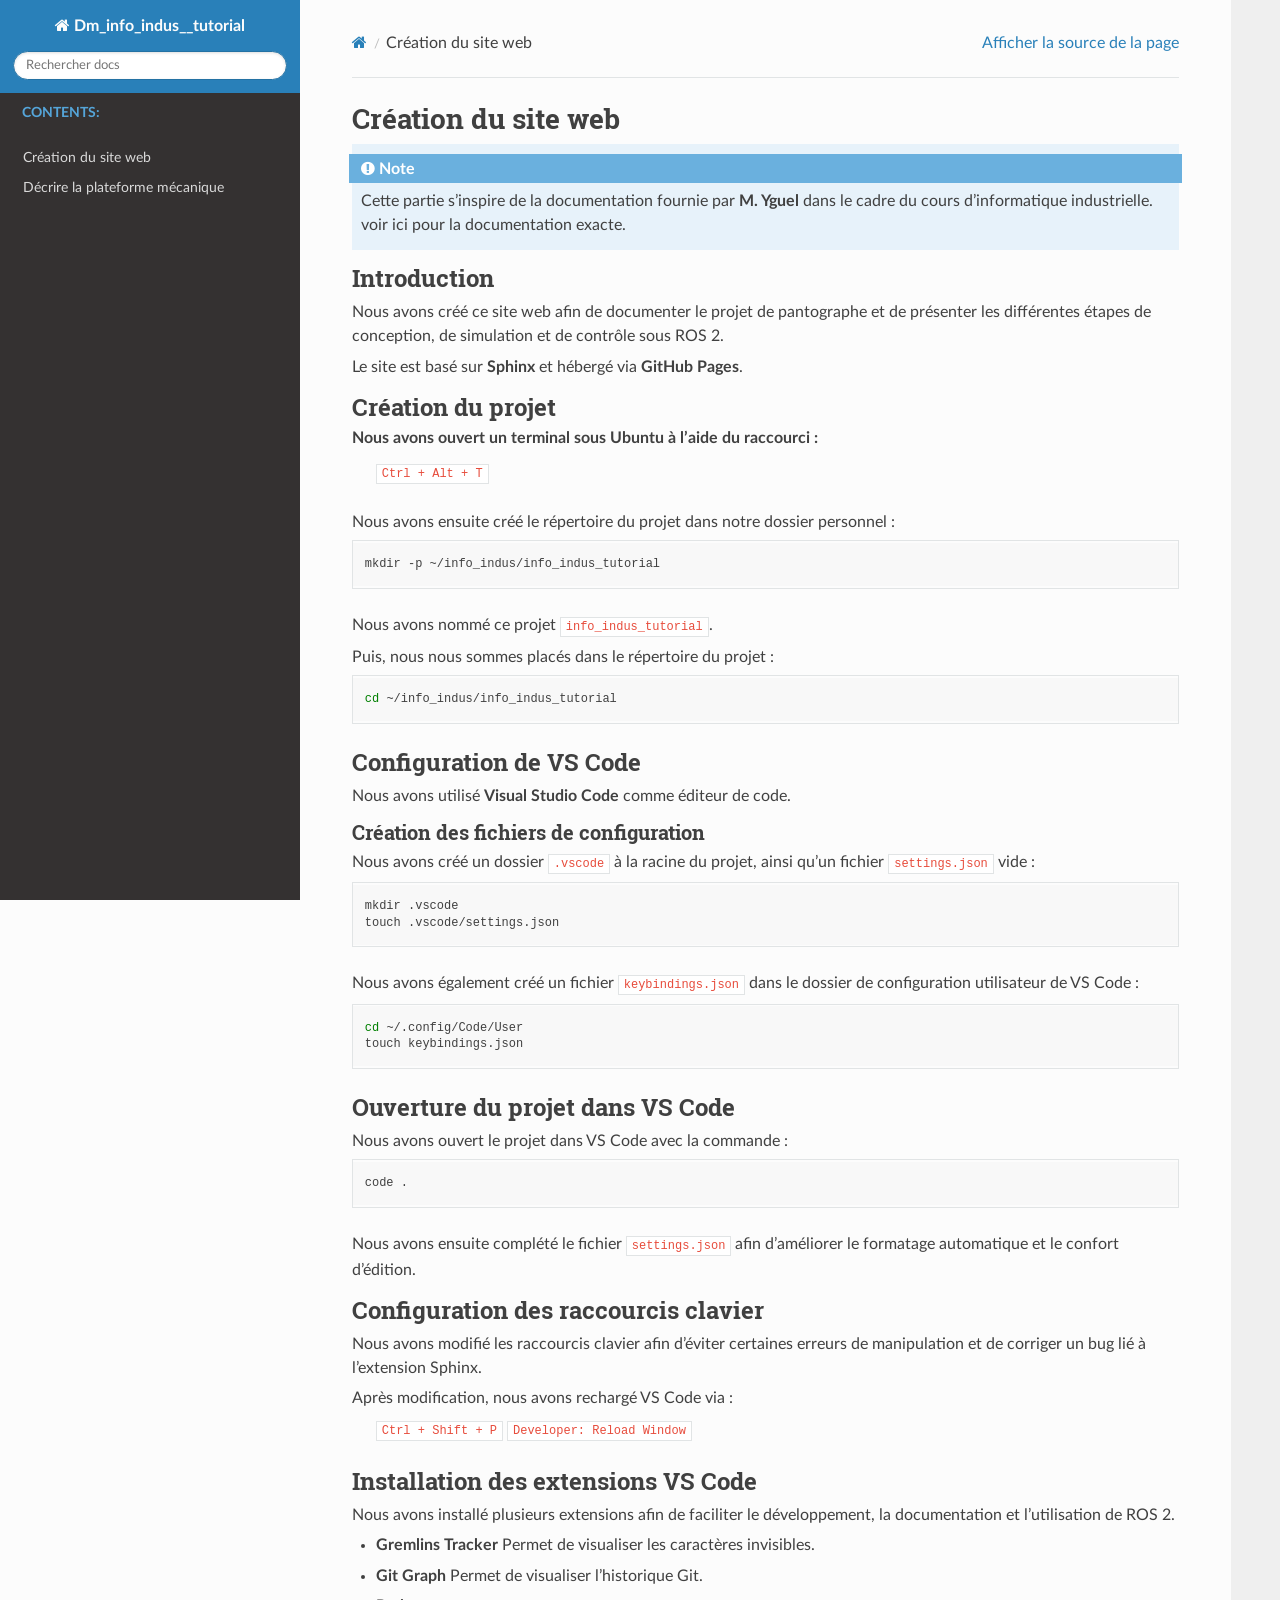
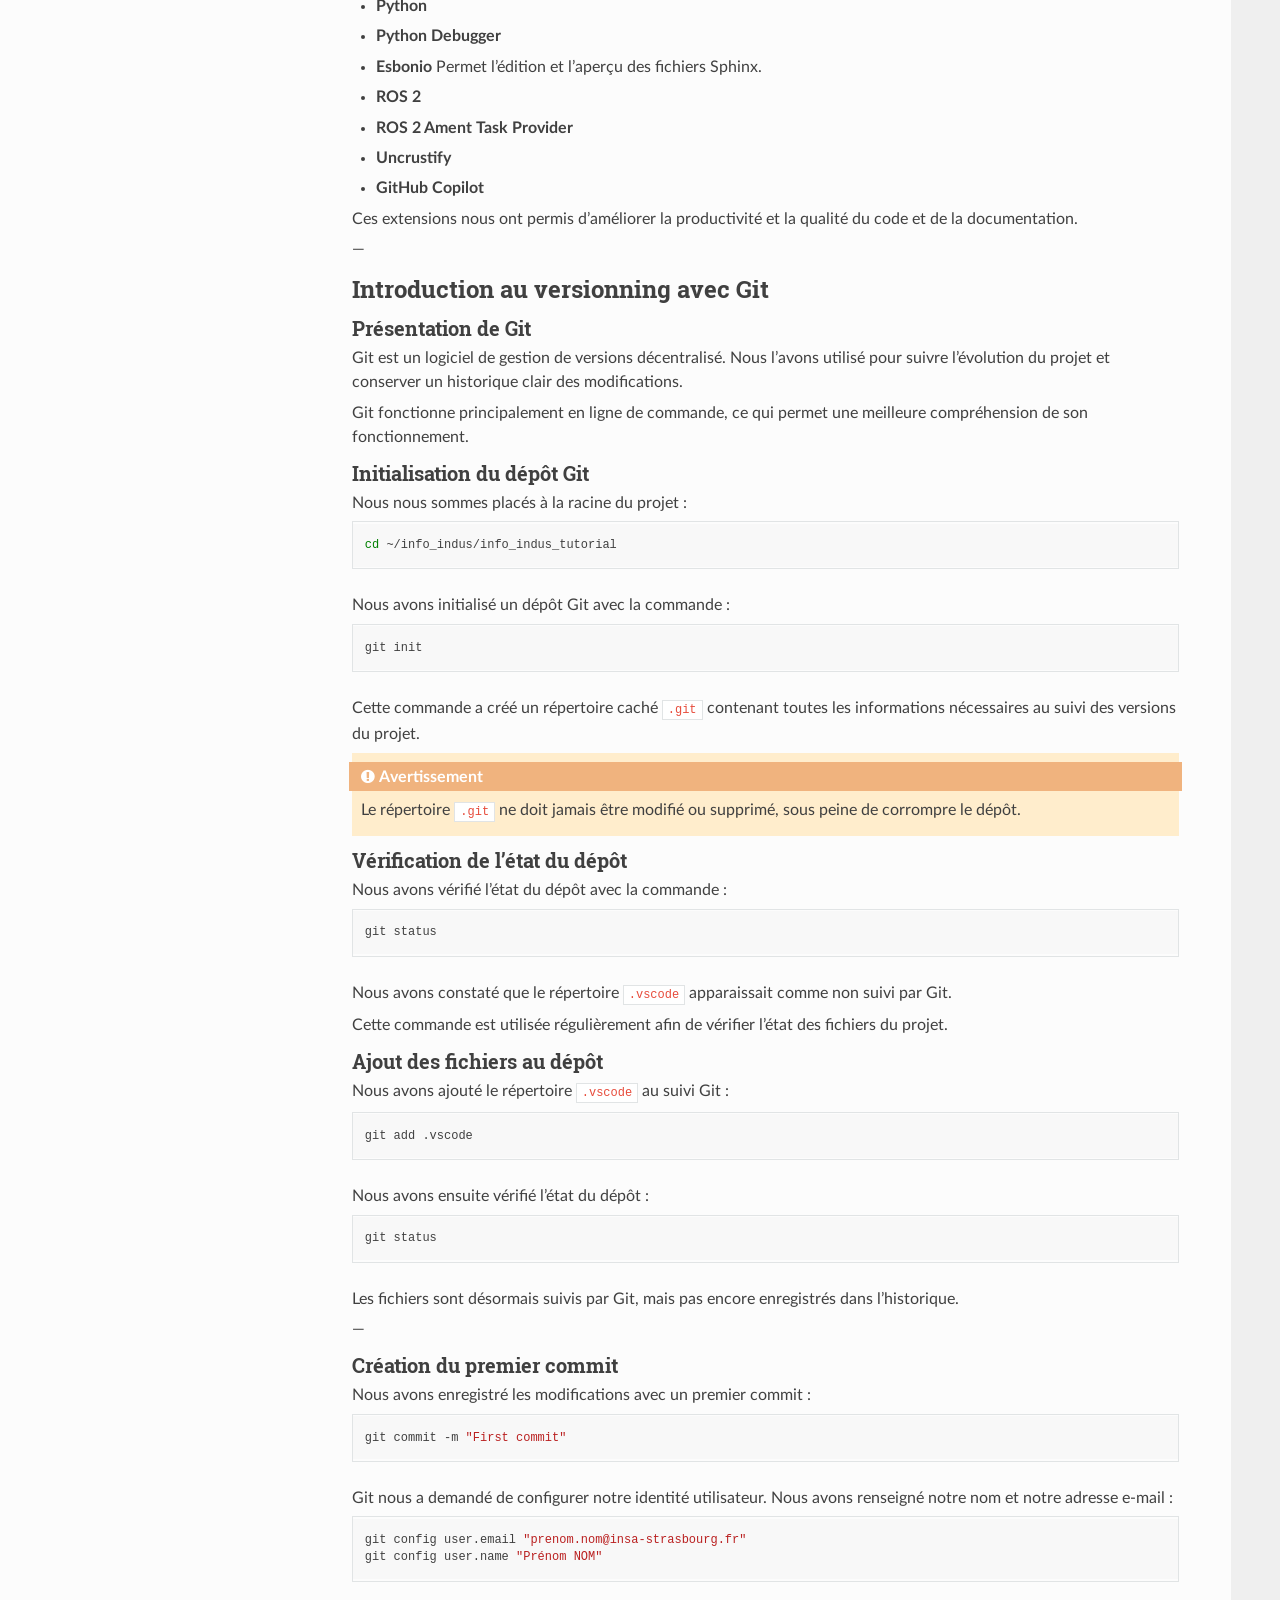
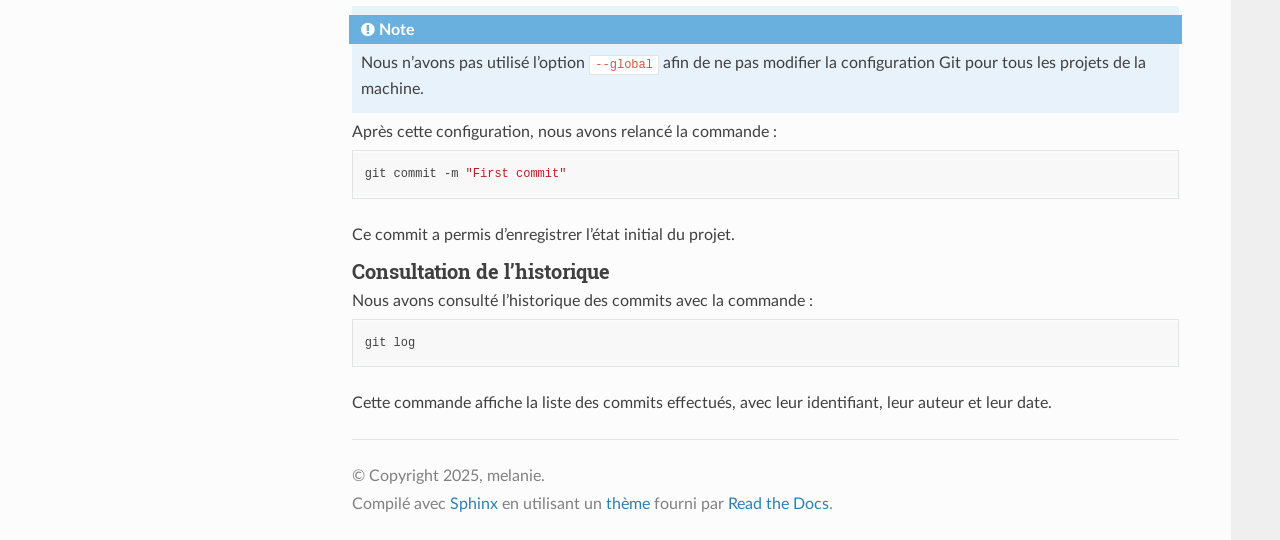
<file: 00_creation_site_web/description_maquette.html>
<!DOCTYPE html>
<html class="writer-html5" lang="fr" data-content_root="../">
<head>
  <meta charset="utf-8" /><meta name="viewport" content="width=device-width, initial-scale=1" />

  <meta name="viewport" content="width=device-width, initial-scale=1.0" />
  <title>Création du site web &mdash; Documentation Dm_info_indus__tutorial </title>
      <link rel="stylesheet" type="text/css" href="../_static/pygments.css?v=b86133f3" />
      <link rel="stylesheet" type="text/css" href="../_static/css/theme.css?v=e59714d7" />
      <link rel="stylesheet" type="text/css" href="../_static/graphviz.css?v=4ae1632d" />
      <link rel="stylesheet" type="text/css" href="../_static/copybutton.css?v=76b2166b" />
      <link rel="stylesheet" type="text/css" href="../_static/sphinx-design.min.css?v=95c83b7e" />
      <link rel="stylesheet" type="text/css" href="../_static/css/custom.css?v=c1fc3b06" />

  
      <script src="../_static/jquery.js?v=5d32c60e"></script>
      <script src="../_static/_sphinx_javascript_frameworks_compat.js?v=2cd50e6c"></script>
      <script src="../_static/documentation_options.js?v=d1a510d7"></script>
      <script src="../_static/doctools.js?v=9bcbadda"></script>
      <script src="../_static/sphinx_highlight.js?v=dc90522c"></script>
      <script src="../_static/clipboard.min.js?v=a7894cd8"></script>
      <script src="../_static/copybutton.js?v=30646c52"></script>
      <script src="../_static/translations.js?v=e6b791cb"></script>
      <script src="../_static/design-tabs.js?v=f930bc37"></script>
    <script src="../_static/js/theme.js"></script>
    <link rel="index" title="Index" href="../genindex.html" />
    <link rel="search" title="Recherche" href="../search.html" /> 
</head>

<body class="wy-body-for-nav"> 
  <div class="wy-grid-for-nav">
    <nav data-toggle="wy-nav-shift" class="wy-nav-side">
      <div class="wy-side-scroll">
        <div class="wy-side-nav-search" >

          
          
          <a href="../index.html" class="icon icon-home">
            Dm_info_indus__tutorial
          </a>
<div role="search">
  <form id="rtd-search-form" class="wy-form" action="../search.html" method="get">
    <input type="text" name="q" placeholder="Rechercher docs" aria-label="Rechercher docs" />
    <input type="hidden" name="check_keywords" value="yes" />
    <input type="hidden" name="area" value="default" />
  </form>
</div>
        </div><div class="wy-menu wy-menu-vertical" data-spy="affix" role="navigation" aria-label="Navigation menu">
              <p class="caption" role="heading"><span class="caption-text">Contents:</span></p>
<ul>
<li class="toctree-l1"><a class="reference internal" href="00_site_web.html">Création du site web</a></li>
<li class="toctree-l1"><a class="reference internal" href="../01_description_des_elements_maquette/description_maquette.html">Décrire la plateforme mécanique</a></li>
</ul>

        </div>
      </div>
    </nav>

    <section data-toggle="wy-nav-shift" class="wy-nav-content-wrap"><nav class="wy-nav-top" aria-label="Mobile navigation menu" >
          <i data-toggle="wy-nav-top" class="fa fa-bars"></i>
          <a href="../index.html">Dm_info_indus__tutorial</a>
      </nav>

      <div class="wy-nav-content">
        <div class="rst-content">
          <div role="navigation" aria-label="Page navigation">
  <ul class="wy-breadcrumbs">
      <li><a href="../index.html" class="icon icon-home" aria-label="Home"></a></li>
      <li class="breadcrumb-item active">Création du site web</li>
      <li class="wy-breadcrumbs-aside">
            <a href="../_sources/00_creation_site_web/description_maquette.rst.txt" rel="nofollow"> Afficher la source de la page</a>
      </li>
  </ul>
  <hr/>
</div>
          <div role="main" class="document" itemscope="itemscope" itemtype="http://schema.org/Article">
           <div itemprop="articleBody">
             
  <section id="creation-du-site-web">
<h1>Création du site web<a class="headerlink" href="#creation-du-site-web" title="Lien vers cette rubrique"></a></h1>
<div class="admonition note">
<p class="admonition-title">Note</p>
<p>Cette partie s’inspire de la documentation fournie par <strong>M. Yguel</strong>
dans le cadre du cours d’informatique industrielle. voir ici pour la documentation exacte.</p>
</div>
<section id="introduction">
<h2>Introduction<a class="headerlink" href="#introduction" title="Lien vers cette rubrique"></a></h2>
<p>Nous avons créé ce site web afin de documenter le projet de pantographe
et de présenter les différentes étapes de conception, de simulation
et de contrôle sous ROS 2.</p>
<p>Le site est basé sur <strong>Sphinx</strong> et hébergé via <strong>GitHub Pages</strong>.</p>
</section>
<section id="creation-du-projet">
<h2>Création du projet<a class="headerlink" href="#creation-du-projet" title="Lien vers cette rubrique"></a></h2>
<dl class="simple">
<dt>Nous avons ouvert un terminal sous Ubuntu à l’aide du raccourci :</dt><dd><p><code class="docutils literal notranslate"><span class="pre">Ctrl</span> <span class="pre">+</span> <span class="pre">Alt</span> <span class="pre">+</span> <span class="pre">T</span></code></p>
</dd>
</dl>
<p>Nous avons ensuite créé le répertoire du projet dans notre dossier personnel :</p>
<div class="highlight-bash notranslate"><div class="highlight"><pre><span></span>mkdir<span class="w"> </span>-p<span class="w"> </span>~/info_indus/info_indus_tutorial
</pre></div>
</div>
<p>Nous avons nommé ce projet <code class="docutils literal notranslate"><span class="pre">info_indus_tutorial</span></code>.</p>
<p>Puis, nous nous sommes placés dans le répertoire du projet :</p>
<div class="highlight-bash notranslate"><div class="highlight"><pre><span></span><span class="nb">cd</span><span class="w"> </span>~/info_indus/info_indus_tutorial
</pre></div>
</div>
</section>
<section id="configuration-de-vs-code">
<h2>Configuration de VS Code<a class="headerlink" href="#configuration-de-vs-code" title="Lien vers cette rubrique"></a></h2>
<p>Nous avons utilisé <strong>Visual Studio Code</strong> comme éditeur de code.</p>
<section id="creation-des-fichiers-de-configuration">
<h3>Création des fichiers de configuration<a class="headerlink" href="#creation-des-fichiers-de-configuration" title="Lien vers cette rubrique"></a></h3>
<p>Nous avons créé un dossier <code class="docutils literal notranslate"><span class="pre">.vscode</span></code> à la racine du projet, ainsi qu’un fichier
<code class="docutils literal notranslate"><span class="pre">settings.json</span></code> vide :</p>
<div class="highlight-bash notranslate"><div class="highlight"><pre><span></span>mkdir<span class="w"> </span>.vscode
touch<span class="w"> </span>.vscode/settings.json
</pre></div>
</div>
<p>Nous avons également créé un fichier <code class="docutils literal notranslate"><span class="pre">keybindings.json</span></code> dans le dossier de
configuration utilisateur de VS Code :</p>
<div class="highlight-bash notranslate"><div class="highlight"><pre><span></span><span class="nb">cd</span><span class="w"> </span>~/.config/Code/User
touch<span class="w"> </span>keybindings.json
</pre></div>
</div>
</section>
</section>
<section id="ouverture-du-projet-dans-vs-code">
<h2>Ouverture du projet dans VS Code<a class="headerlink" href="#ouverture-du-projet-dans-vs-code" title="Lien vers cette rubrique"></a></h2>
<p>Nous avons ouvert le projet dans VS Code avec la commande :</p>
<div class="highlight-bash notranslate"><div class="highlight"><pre><span></span>code<span class="w"> </span>.
</pre></div>
</div>
<p>Nous avons ensuite complété le fichier <code class="docutils literal notranslate"><span class="pre">settings.json</span></code> afin d’améliorer
le formatage automatique et le confort d’édition.</p>
</section>
<section id="configuration-des-raccourcis-clavier">
<h2>Configuration des raccourcis clavier<a class="headerlink" href="#configuration-des-raccourcis-clavier" title="Lien vers cette rubrique"></a></h2>
<p>Nous avons modifié les raccourcis clavier afin d’éviter certaines erreurs
de manipulation et de corriger un bug lié à l’extension Sphinx.</p>
<p>Après modification, nous avons rechargé VS Code via :</p>
<blockquote>
<div><p><code class="docutils literal notranslate"><span class="pre">Ctrl</span> <span class="pre">+</span> <span class="pre">Shift</span> <span class="pre">+</span> <span class="pre">P</span></code>
<code class="docutils literal notranslate"><span class="pre">Developer:</span> <span class="pre">Reload</span> <span class="pre">Window</span></code></p>
</div></blockquote>
</section>
<section id="installation-des-extensions-vs-code">
<h2>Installation des extensions VS Code<a class="headerlink" href="#installation-des-extensions-vs-code" title="Lien vers cette rubrique"></a></h2>
<p>Nous avons installé plusieurs extensions afin de faciliter le développement,
la documentation et l’utilisation de ROS 2.</p>
<ul class="simple">
<li><p><strong>Gremlins Tracker</strong>
Permet de visualiser les caractères invisibles.</p></li>
<li><p><strong>Git Graph</strong>
Permet de visualiser l’historique Git.</p></li>
<li><p><strong>Python</strong></p></li>
<li><p><strong>Python Debugger</strong></p></li>
<li><p><strong>Esbonio</strong>
Permet l’édition et l’aperçu des fichiers Sphinx.</p></li>
<li><p><strong>ROS 2</strong></p></li>
<li><p><strong>ROS 2 Ament Task Provider</strong></p></li>
<li><p><strong>Uncrustify</strong></p></li>
<li><p><strong>GitHub Copilot</strong></p></li>
</ul>
<p>Ces extensions nous ont permis d’améliorer la productivité
et la qualité du code et de la documentation.</p>
<p>—</p>
</section>
<section id="introduction-au-versionning-avec-git">
<h2>Introduction au versionning avec Git<a class="headerlink" href="#introduction-au-versionning-avec-git" title="Lien vers cette rubrique"></a></h2>
<section id="presentation-de-git">
<h3>Présentation de Git<a class="headerlink" href="#presentation-de-git" title="Lien vers cette rubrique"></a></h3>
<p>Git est un logiciel de gestion de versions décentralisé.
Nous l’avons utilisé pour suivre l’évolution du projet
et conserver un historique clair des modifications.</p>
<p>Git fonctionne principalement en ligne de commande,
ce qui permet une meilleure compréhension de son fonctionnement.</p>
</section>
<section id="initialisation-du-depot-git">
<h3>Initialisation du dépôt Git<a class="headerlink" href="#initialisation-du-depot-git" title="Lien vers cette rubrique"></a></h3>
<p>Nous nous sommes placés à la racine du projet :</p>
<div class="highlight-bash notranslate"><div class="highlight"><pre><span></span><span class="nb">cd</span><span class="w"> </span>~/info_indus/info_indus_tutorial
</pre></div>
</div>
<p>Nous avons initialisé un dépôt Git avec la commande :</p>
<div class="highlight-bash notranslate"><div class="highlight"><pre><span></span>git<span class="w"> </span>init
</pre></div>
</div>
<p>Cette commande a créé un répertoire caché <code class="docutils literal notranslate"><span class="pre">.git</span></code> contenant
toutes les informations nécessaires au suivi des versions du projet.</p>
<div class="admonition warning">
<p class="admonition-title">Avertissement</p>
<p>Le répertoire <code class="docutils literal notranslate"><span class="pre">.git</span></code> ne doit jamais être modifié ou supprimé,
sous peine de corrompre le dépôt.</p>
</div>
</section>
<section id="verification-de-letat-du-depot">
<h3>Vérification de l’état du dépôt<a class="headerlink" href="#verification-de-letat-du-depot" title="Lien vers cette rubrique"></a></h3>
<p>Nous avons vérifié l’état du dépôt avec la commande :</p>
<div class="highlight-bash notranslate"><div class="highlight"><pre><span></span>git<span class="w"> </span>status
</pre></div>
</div>
<p>Nous avons constaté que le répertoire <code class="docutils literal notranslate"><span class="pre">.vscode</span></code> apparaissait
comme non suivi par Git.</p>
<p>Cette commande est utilisée régulièrement afin de vérifier
l’état des fichiers du projet.</p>
</section>
<section id="ajout-des-fichiers-au-depot">
<h3>Ajout des fichiers au dépôt<a class="headerlink" href="#ajout-des-fichiers-au-depot" title="Lien vers cette rubrique"></a></h3>
<p>Nous avons ajouté le répertoire <code class="docutils literal notranslate"><span class="pre">.vscode</span></code> au suivi Git :</p>
<div class="highlight-bash notranslate"><div class="highlight"><pre><span></span>git<span class="w"> </span>add<span class="w"> </span>.vscode
</pre></div>
</div>
<p>Nous avons ensuite vérifié l’état du dépôt :</p>
<div class="highlight-bash notranslate"><div class="highlight"><pre><span></span>git<span class="w"> </span>status
</pre></div>
</div>
<p>Les fichiers sont désormais suivis par Git,
mais pas encore enregistrés dans l’historique.</p>
<p>—</p>
</section>
<section id="creation-du-premier-commit">
<h3>Création du premier commit<a class="headerlink" href="#creation-du-premier-commit" title="Lien vers cette rubrique"></a></h3>
<p>Nous avons enregistré les modifications avec un premier commit :</p>
<div class="highlight-bash notranslate"><div class="highlight"><pre><span></span>git<span class="w"> </span>commit<span class="w"> </span>-m<span class="w"> </span><span class="s2">&quot;First commit&quot;</span>
</pre></div>
</div>
<p>Git nous a demandé de configurer notre identité utilisateur.
Nous avons renseigné notre nom et notre adresse e-mail :</p>
<div class="highlight-bash notranslate"><div class="highlight"><pre><span></span>git<span class="w"> </span>config<span class="w"> </span>user.email<span class="w"> </span><span class="s2">&quot;prenom.nom@insa-strasbourg.fr&quot;</span>
git<span class="w"> </span>config<span class="w"> </span>user.name<span class="w"> </span><span class="s2">&quot;Prénom NOM&quot;</span>
</pre></div>
</div>
<div class="admonition note">
<p class="admonition-title">Note</p>
<p>Nous n’avons pas utilisé l’option <code class="docutils literal notranslate"><span class="pre">--global</span></code> afin de ne pas
modifier la configuration Git pour tous les projets de la machine.</p>
</div>
<p>Après cette configuration, nous avons relancé la commande :</p>
<div class="highlight-bash notranslate"><div class="highlight"><pre><span></span>git<span class="w"> </span>commit<span class="w"> </span>-m<span class="w"> </span><span class="s2">&quot;First commit&quot;</span>
</pre></div>
</div>
<p>Ce commit a permis d’enregistrer l’état initial du projet.</p>
</section>
<section id="consultation-de-lhistorique">
<h3>Consultation de l’historique<a class="headerlink" href="#consultation-de-lhistorique" title="Lien vers cette rubrique"></a></h3>
<p>Nous avons consulté l’historique des commits avec la commande :</p>
<div class="highlight-bash notranslate"><div class="highlight"><pre><span></span>git<span class="w"> </span>log
</pre></div>
</div>
<p>Cette commande affiche la liste des commits effectués,
avec leur identifiant, leur auteur et leur date.</p>
</section>
</section>
</section>


           </div>
          </div>
          <footer>

  <hr/>

  <div role="contentinfo">
    <p>&#169; Copyright 2025, melanie.</p>
  </div>

  Compilé avec <a href="https://www.sphinx-doc.org/">Sphinx</a> en utilisant un
    <a href="https://github.com/readthedocs/sphinx_rtd_theme">thème</a>
    fourni par <a href="https://readthedocs.org">Read the Docs</a>.
   

</footer>
        </div>
      </div>
    </section>
  </div>
  <script>
      jQuery(function () {
          SphinxRtdTheme.Navigation.enable(true);
      });
  </script> 

</body>
</html>
</file>
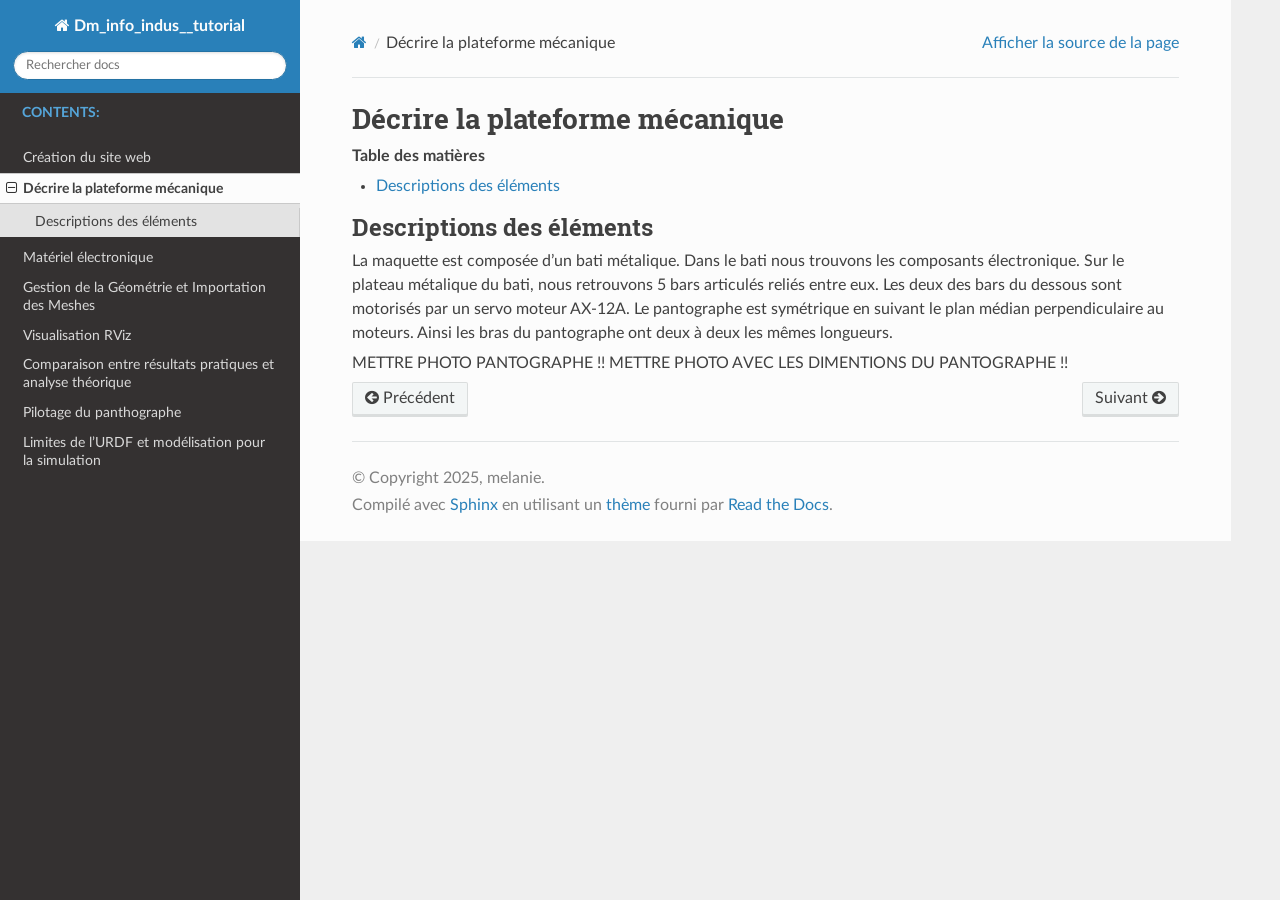
<file: 01_description_des_elements_maquette/description_maquette.html>
<!DOCTYPE html>
<html class="writer-html5" lang="fr" data-content_root="../">
<head>
  <meta charset="utf-8" /><meta name="viewport" content="width=device-width, initial-scale=1" />

  <meta name="viewport" content="width=device-width, initial-scale=1.0" />
  <title>Décrire la plateforme mécanique &mdash; Documentation Dm_info_indus__tutorial </title>
      <link rel="stylesheet" type="text/css" href="../_static/pygments.css?v=b86133f3" />
      <link rel="stylesheet" type="text/css" href="../_static/css/theme.css?v=9edc463e" />
      <link rel="stylesheet" type="text/css" href="../_static/graphviz.css?v=4ae1632d" />
      <link rel="stylesheet" type="text/css" href="../_static/copybutton.css?v=76b2166b" />
      <link rel="stylesheet" type="text/css" href="../_static/sphinx-design.min.css?v=95c83b7e" />
      <link rel="stylesheet" type="text/css" href="../_static/css/custom.css?v=44e3ebe8" />

  
      <script src="../_static/jquery.js?v=5d32c60e"></script>
      <script src="../_static/_sphinx_javascript_frameworks_compat.js?v=2cd50e6c"></script>
      <script src="../_static/documentation_options.js?v=d1a510d7"></script>
      <script src="../_static/doctools.js?v=9bcbadda"></script>
      <script src="../_static/sphinx_highlight.js?v=dc90522c"></script>
      <script src="../_static/clipboard.min.js?v=a7894cd8"></script>
      <script src="../_static/copybutton.js?v=30646c52"></script>
      <script src="../_static/translations.js?v=e6b791cb"></script>
      <script src="../_static/design-tabs.js?v=f930bc37"></script>
    <script src="../_static/js/theme.js"></script>
    <link rel="index" title="Index" href="../genindex.html" />
    <link rel="search" title="Recherche" href="../search.html" />
    <link rel="next" title="Matériel électronique" href="materiel_electronique.html" />
    <link rel="prev" title="Création du site web" href="../00_creation_site_web/00_site_web.html" /> 
</head>

<body class="wy-body-for-nav"> 
  <div class="wy-grid-for-nav">
    <nav data-toggle="wy-nav-shift" class="wy-nav-side">
      <div class="wy-side-scroll">
        <div class="wy-side-nav-search" >

          
          
          <a href="../index.html" class="icon icon-home">
            Dm_info_indus__tutorial
          </a>
<div role="search">
  <form id="rtd-search-form" class="wy-form" action="../search.html" method="get">
    <input type="text" name="q" placeholder="Rechercher docs" aria-label="Rechercher docs" />
    <input type="hidden" name="check_keywords" value="yes" />
    <input type="hidden" name="area" value="default" />
  </form>
</div>
        </div><div class="wy-menu wy-menu-vertical" data-spy="affix" role="navigation" aria-label="Navigation menu">
              <p class="caption" role="heading"><span class="caption-text">Contents:</span></p>
<ul class="current">
<li class="toctree-l1"><a class="reference internal" href="../00_creation_site_web/00_site_web.html">Création du site web</a></li>
<li class="toctree-l1 current"><a class="current reference internal" href="#">Décrire la plateforme mécanique</a><ul>
<li class="toctree-l2"><a class="reference internal" href="#descriptions-des-elements">Descriptions des éléments</a></li>
</ul>
</li>
<li class="toctree-l1"><a class="reference internal" href="materiel_electronique.html">Matériel électronique</a></li>
<li class="toctree-l1"><a class="reference internal" href="../03_URDF/03_URDF.html">Gestion de la Géométrie et Importation des Meshes</a></li>
<li class="toctree-l1"><a class="reference internal" href="../04_RViz/04_RViz.html">Visualisation RViz</a></li>
<li class="toctree-l1"><a class="reference internal" href="../05_resultat_theorique/05_programmation.html">Comparaison entre résultats pratiques et analyse théorique</a></li>
<li class="toctree-l1"><a class="reference internal" href="../06_ROS2/06_ROS2.html">Pilotage du panthographe</a></li>
<li class="toctree-l1"><a class="reference internal" href="../07_Gazebo/07_Gazebo.html">Limites de l’URDF et modélisation pour la simulation</a></li>
</ul>

        </div>
      </div>
    </nav>

    <section data-toggle="wy-nav-shift" class="wy-nav-content-wrap"><nav class="wy-nav-top" aria-label="Mobile navigation menu" >
          <i data-toggle="wy-nav-top" class="fa fa-bars"></i>
          <a href="../index.html">Dm_info_indus__tutorial</a>
      </nav>

      <div class="wy-nav-content">
        <div class="rst-content">
          <div role="navigation" aria-label="Page navigation">
  <ul class="wy-breadcrumbs">
      <li><a href="../index.html" class="icon icon-home" aria-label="Home"></a></li>
      <li class="breadcrumb-item active">Décrire la plateforme mécanique</li>
      <li class="wy-breadcrumbs-aside">
            <a href="../_sources/01_description_des_elements_maquette/description_maquette.rst.txt" rel="nofollow"> Afficher la source de la page</a>
      </li>
  </ul>
  <hr/>
</div>
          <div role="main" class="document" itemscope="itemscope" itemtype="http://schema.org/Article">
           <div itemprop="articleBody">
             
  <section id="decrire-la-plateforme-mecanique">
<h1>Décrire la plateforme mécanique<a class="headerlink" href="#decrire-la-plateforme-mecanique" title="Lien vers cette rubrique"></a></h1>
<nav class="contents local" id="table-des-matieres">
<p class="topic-title">Table des matières</p>
<ul class="simple">
<li><p><a class="reference internal" href="#descriptions-des-elements" id="id1">Descriptions des éléments</a></p></li>
</ul>
</nav>
<section id="descriptions-des-elements">
<h2><a class="toc-backref" href="#id1" role="doc-backlink">Descriptions des éléments</a><a class="headerlink" href="#descriptions-des-elements" title="Lien vers cette rubrique"></a></h2>
<p>La maquette est composée d’un bati métalique. Dans le bati nous trouvons les composants électronique. Sur le plateau métalique du bati, nous retrouvons 5 bars articulés reliés entre eux. Les deux des bars du dessous sont motorisés par un servo moteur AX-12A. Le pantographe est symétrique en suivant le plan médian perpendiculaire au moteurs. Ainsi les bras du pantographe ont deux à deux les mêmes longueurs.</p>
<p>METTRE PHOTO PANTOGRAPHE !!
METTRE PHOTO AVEC LES DIMENTIONS DU PANTOGRAPHE !!</p>
</section>
</section>


           </div>
          </div>
          <footer><div class="rst-footer-buttons" role="navigation" aria-label="Pied de page">
        <a href="../00_creation_site_web/00_site_web.html" class="btn btn-neutral float-left" title="Création du site web" accesskey="p" rel="prev"><span class="fa fa-arrow-circle-left" aria-hidden="true"></span> Précédent</a>
        <a href="materiel_electronique.html" class="btn btn-neutral float-right" title="Matériel électronique" accesskey="n" rel="next">Suivant <span class="fa fa-arrow-circle-right" aria-hidden="true"></span></a>
    </div>

  <hr/>

  <div role="contentinfo">
    <p>&#169; Copyright 2025, melanie.</p>
  </div>

  Compilé avec <a href="https://www.sphinx-doc.org/">Sphinx</a> en utilisant un
    <a href="https://github.com/readthedocs/sphinx_rtd_theme">thème</a>
    fourni par <a href="https://readthedocs.org">Read the Docs</a>.
   

</footer>
        </div>
      </div>
    </section>
  </div>
  <script>
      jQuery(function () {
          SphinxRtdTheme.Navigation.enable(true);
      });
  </script> 

</body>
</html>
</file>
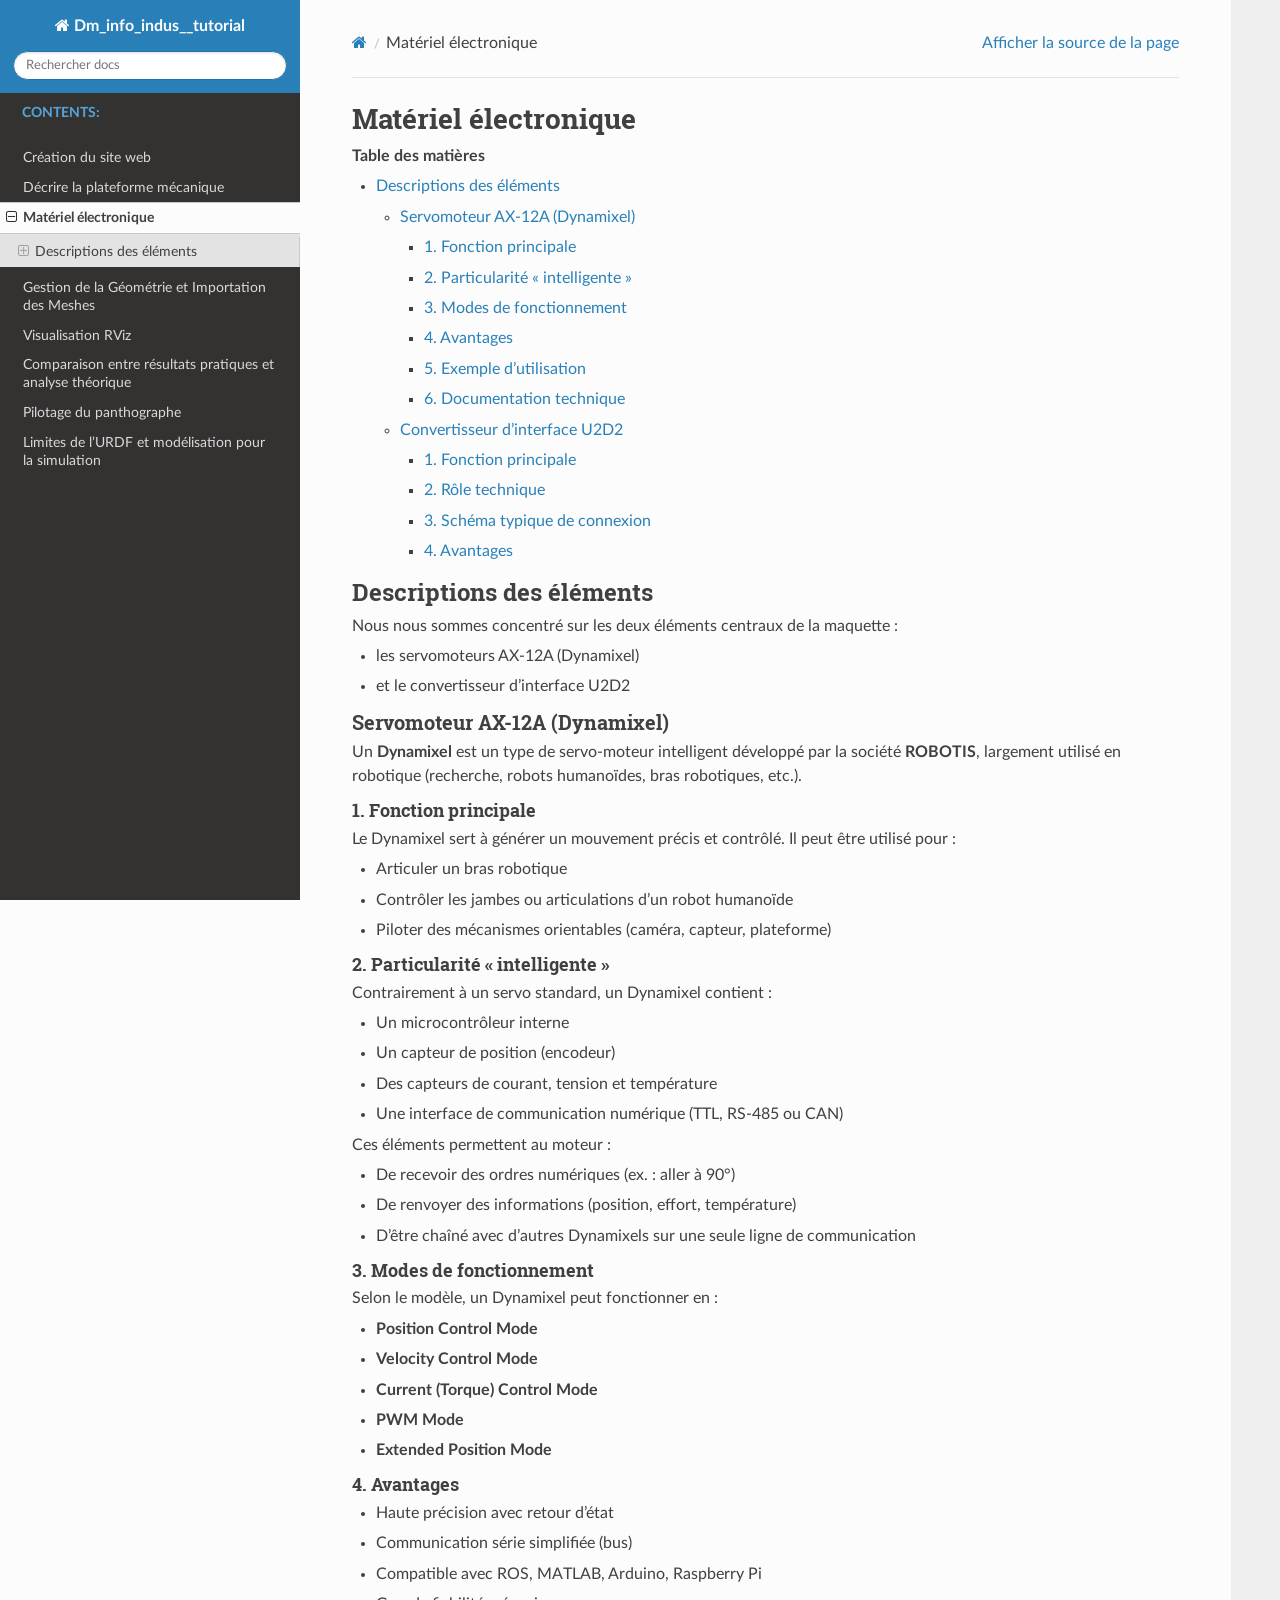
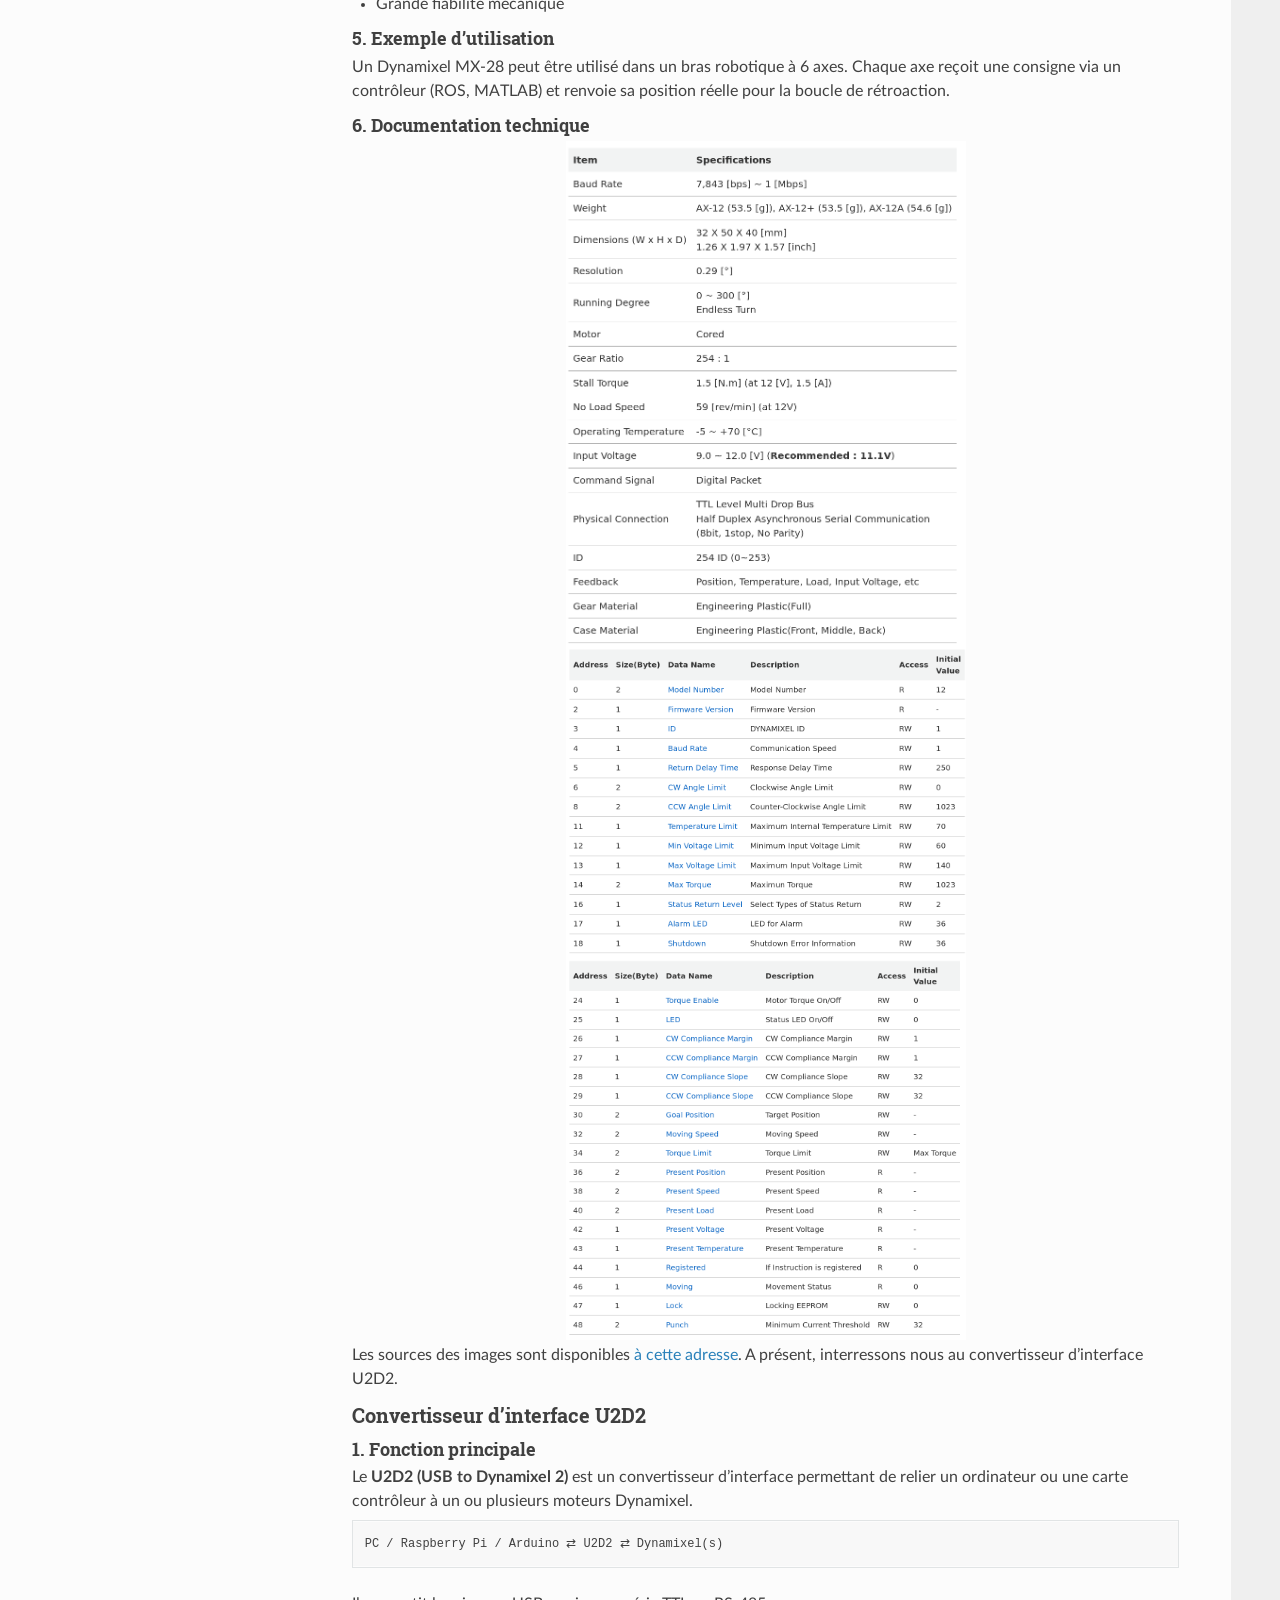
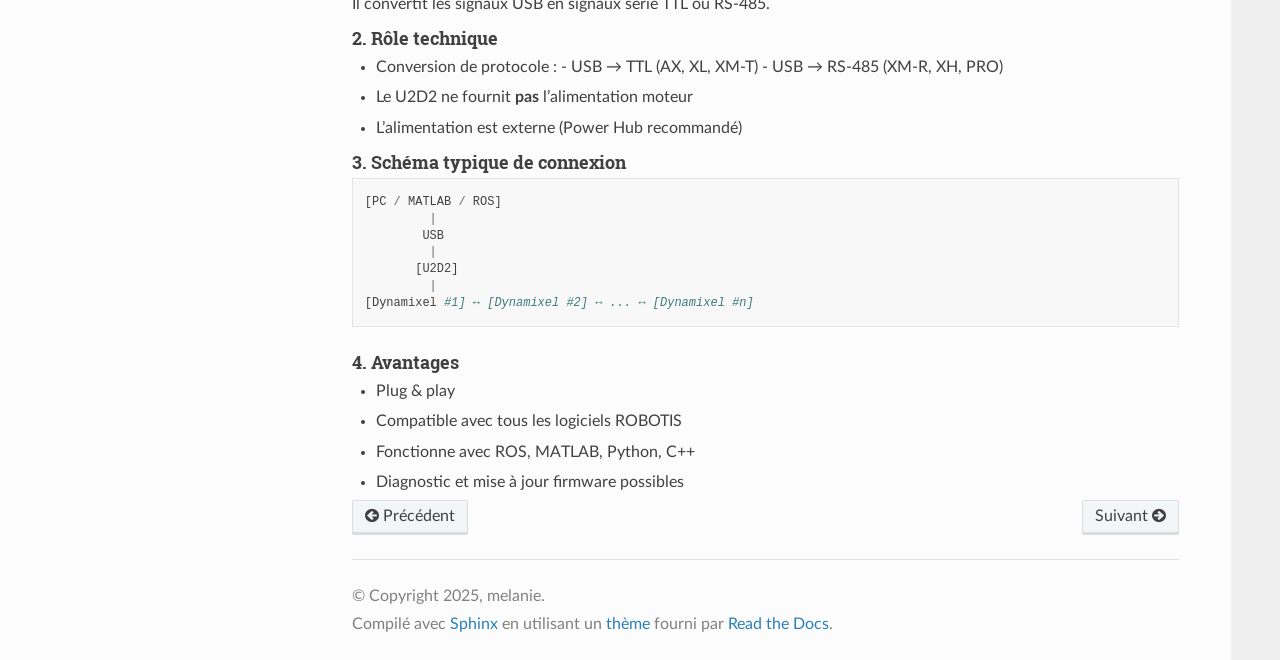
<file: 01_description_des_elements_maquette/materiel_electronique.html>
<!DOCTYPE html>
<html class="writer-html5" lang="fr" data-content_root="../">
<head>
  <meta charset="utf-8" /><meta name="viewport" content="width=device-width, initial-scale=1" />

  <meta name="viewport" content="width=device-width, initial-scale=1.0" />
  <title>Matériel électronique &mdash; Documentation Dm_info_indus__tutorial </title>
      <link rel="stylesheet" type="text/css" href="../_static/pygments.css?v=b86133f3" />
      <link rel="stylesheet" type="text/css" href="../_static/css/theme.css?v=9edc463e" />
      <link rel="stylesheet" type="text/css" href="../_static/graphviz.css?v=4ae1632d" />
      <link rel="stylesheet" type="text/css" href="../_static/copybutton.css?v=76b2166b" />
      <link rel="stylesheet" type="text/css" href="../_static/sphinx-design.min.css?v=95c83b7e" />
      <link rel="stylesheet" type="text/css" href="../_static/css/custom.css?v=44e3ebe8" />

  
      <script src="../_static/jquery.js?v=5d32c60e"></script>
      <script src="../_static/_sphinx_javascript_frameworks_compat.js?v=2cd50e6c"></script>
      <script src="../_static/documentation_options.js?v=d1a510d7"></script>
      <script src="../_static/doctools.js?v=9bcbadda"></script>
      <script src="../_static/sphinx_highlight.js?v=dc90522c"></script>
      <script src="../_static/clipboard.min.js?v=a7894cd8"></script>
      <script src="../_static/copybutton.js?v=30646c52"></script>
      <script src="../_static/translations.js?v=e6b791cb"></script>
      <script src="../_static/design-tabs.js?v=f930bc37"></script>
    <script src="../_static/js/theme.js"></script>
    <link rel="index" title="Index" href="../genindex.html" />
    <link rel="search" title="Recherche" href="../search.html" />
    <link rel="next" title="Gestion de la Géométrie et Importation des Meshes" href="../03_URDF/03_URDF.html" />
    <link rel="prev" title="Décrire la plateforme mécanique" href="description_maquette.html" /> 
</head>

<body class="wy-body-for-nav"> 
  <div class="wy-grid-for-nav">
    <nav data-toggle="wy-nav-shift" class="wy-nav-side">
      <div class="wy-side-scroll">
        <div class="wy-side-nav-search" >

          
          
          <a href="../index.html" class="icon icon-home">
            Dm_info_indus__tutorial
          </a>
<div role="search">
  <form id="rtd-search-form" class="wy-form" action="../search.html" method="get">
    <input type="text" name="q" placeholder="Rechercher docs" aria-label="Rechercher docs" />
    <input type="hidden" name="check_keywords" value="yes" />
    <input type="hidden" name="area" value="default" />
  </form>
</div>
        </div><div class="wy-menu wy-menu-vertical" data-spy="affix" role="navigation" aria-label="Navigation menu">
              <p class="caption" role="heading"><span class="caption-text">Contents:</span></p>
<ul class="current">
<li class="toctree-l1"><a class="reference internal" href="../00_creation_site_web/00_site_web.html">Création du site web</a></li>
<li class="toctree-l1"><a class="reference internal" href="description_maquette.html">Décrire la plateforme mécanique</a></li>
<li class="toctree-l1 current"><a class="current reference internal" href="#">Matériel électronique</a><ul>
<li class="toctree-l2"><a class="reference internal" href="#descriptions-des-elements">Descriptions des éléments</a><ul>
<li class="toctree-l3"><a class="reference internal" href="#servomoteur-ax-12a-dynamixel">Servomoteur AX-12A (Dynamixel)</a><ul>
<li class="toctree-l4"><a class="reference internal" href="#fonction-principale">1. Fonction principale</a></li>
<li class="toctree-l4"><a class="reference internal" href="#particularite-intelligente">2. Particularité « intelligente »</a></li>
<li class="toctree-l4"><a class="reference internal" href="#modes-de-fonctionnement">3. Modes de fonctionnement</a></li>
<li class="toctree-l4"><a class="reference internal" href="#avantages">4. Avantages</a></li>
<li class="toctree-l4"><a class="reference internal" href="#exemple-dutilisation">5. Exemple d’utilisation</a></li>
<li class="toctree-l4"><a class="reference internal" href="#documentation-technique">6. Documentation technique</a></li>
</ul>
</li>
<li class="toctree-l3"><a class="reference internal" href="#convertisseur-dinterface-u2d2">Convertisseur d’interface U2D2</a><ul>
<li class="toctree-l4"><a class="reference internal" href="#id1">1. Fonction principale</a></li>
<li class="toctree-l4"><a class="reference internal" href="#role-technique">2. Rôle technique</a></li>
<li class="toctree-l4"><a class="reference internal" href="#schema-typique-de-connexion">3. Schéma typique de connexion</a></li>
<li class="toctree-l4"><a class="reference internal" href="#id2">4. Avantages</a></li>
</ul>
</li>
</ul>
</li>
</ul>
</li>
<li class="toctree-l1"><a class="reference internal" href="../03_URDF/03_URDF.html">Gestion de la Géométrie et Importation des Meshes</a></li>
<li class="toctree-l1"><a class="reference internal" href="../04_RViz/04_RViz.html">Visualisation RViz</a></li>
<li class="toctree-l1"><a class="reference internal" href="../05_resultat_theorique/05_programmation.html">Comparaison entre résultats pratiques et analyse théorique</a></li>
<li class="toctree-l1"><a class="reference internal" href="../06_ROS2/06_ROS2.html">Pilotage du panthographe</a></li>
<li class="toctree-l1"><a class="reference internal" href="../07_Gazebo/07_Gazebo.html">Limites de l’URDF et modélisation pour la simulation</a></li>
</ul>

        </div>
      </div>
    </nav>

    <section data-toggle="wy-nav-shift" class="wy-nav-content-wrap"><nav class="wy-nav-top" aria-label="Mobile navigation menu" >
          <i data-toggle="wy-nav-top" class="fa fa-bars"></i>
          <a href="../index.html">Dm_info_indus__tutorial</a>
      </nav>

      <div class="wy-nav-content">
        <div class="rst-content">
          <div role="navigation" aria-label="Page navigation">
  <ul class="wy-breadcrumbs">
      <li><a href="../index.html" class="icon icon-home" aria-label="Home"></a></li>
      <li class="breadcrumb-item active">Matériel électronique</li>
      <li class="wy-breadcrumbs-aside">
            <a href="../_sources/01_description_des_elements_maquette/materiel_electronique.rst.txt" rel="nofollow"> Afficher la source de la page</a>
      </li>
  </ul>
  <hr/>
</div>
          <div role="main" class="document" itemscope="itemscope" itemtype="http://schema.org/Article">
           <div itemprop="articleBody">
             
  <section id="materiel-electronique">
<h1>Matériel électronique<a class="headerlink" href="#materiel-electronique" title="Lien vers cette rubrique"></a></h1>
<nav class="contents local" id="table-des-matieres">
<p class="topic-title">Table des matières</p>
<ul class="simple">
<li><p><a class="reference internal" href="#descriptions-des-elements" id="id3">Descriptions des éléments</a></p>
<ul>
<li><p><a class="reference internal" href="#servomoteur-ax-12a-dynamixel" id="id4">Servomoteur AX-12A (Dynamixel)</a></p>
<ul>
<li><p><a class="reference internal" href="#fonction-principale" id="id5">1. Fonction principale</a></p></li>
<li><p><a class="reference internal" href="#particularite-intelligente" id="id6">2. Particularité « intelligente »</a></p></li>
<li><p><a class="reference internal" href="#modes-de-fonctionnement" id="id7">3. Modes de fonctionnement</a></p></li>
<li><p><a class="reference internal" href="#avantages" id="id8">4. Avantages</a></p></li>
<li><p><a class="reference internal" href="#exemple-dutilisation" id="id9">5. Exemple d’utilisation</a></p></li>
<li><p><a class="reference internal" href="#documentation-technique" id="id10">6. Documentation technique</a></p></li>
</ul>
</li>
<li><p><a class="reference internal" href="#convertisseur-dinterface-u2d2" id="id11">Convertisseur d’interface U2D2</a></p>
<ul>
<li><p><a class="reference internal" href="#id1" id="id12">1. Fonction principale</a></p></li>
<li><p><a class="reference internal" href="#role-technique" id="id13">2. Rôle technique</a></p></li>
<li><p><a class="reference internal" href="#schema-typique-de-connexion" id="id14">3. Schéma typique de connexion</a></p></li>
<li><p><a class="reference internal" href="#id2" id="id15">4. Avantages</a></p></li>
</ul>
</li>
</ul>
</li>
</ul>
</nav>
<section id="descriptions-des-elements">
<h2><a class="toc-backref" href="#id3" role="doc-backlink">Descriptions des éléments</a><a class="headerlink" href="#descriptions-des-elements" title="Lien vers cette rubrique"></a></h2>
<p>Nous nous sommes concentré sur les deux éléments centraux de la maquette :</p>
<ul class="simple">
<li><p>les servomoteurs AX-12A (Dynamixel)</p></li>
<li><p>et le convertisseur d’interface U2D2</p></li>
</ul>
<section id="servomoteur-ax-12a-dynamixel">
<h3><a class="toc-backref" href="#id4" role="doc-backlink">Servomoteur AX-12A (Dynamixel)</a><a class="headerlink" href="#servomoteur-ax-12a-dynamixel" title="Lien vers cette rubrique"></a></h3>
<p>Un <strong>Dynamixel</strong> est un type de servo-moteur intelligent développé par la société <strong>ROBOTIS</strong>,
largement utilisé en robotique (recherche, robots humanoïdes, bras robotiques, etc.).</p>
<section id="fonction-principale">
<h4><a class="toc-backref" href="#id5" role="doc-backlink">1. Fonction principale</a><a class="headerlink" href="#fonction-principale" title="Lien vers cette rubrique"></a></h4>
<p>Le Dynamixel sert à générer un mouvement précis et contrôlé. Il peut être utilisé pour :</p>
<ul class="simple">
<li><p>Articuler un bras robotique</p></li>
<li><p>Contrôler les jambes ou articulations d’un robot humanoïde</p></li>
<li><p>Piloter des mécanismes orientables (caméra, capteur, plateforme)</p></li>
</ul>
</section>
<section id="particularite-intelligente">
<h4><a class="toc-backref" href="#id6" role="doc-backlink">2. Particularité « intelligente »</a><a class="headerlink" href="#particularite-intelligente" title="Lien vers cette rubrique"></a></h4>
<p>Contrairement à un servo standard, un Dynamixel contient :</p>
<ul class="simple">
<li><p>Un microcontrôleur interne</p></li>
<li><p>Un capteur de position (encodeur)</p></li>
<li><p>Des capteurs de courant, tension et température</p></li>
<li><p>Une interface de communication numérique (TTL, RS-485 ou CAN)</p></li>
</ul>
<p>Ces éléments permettent au moteur :</p>
<ul class="simple">
<li><p>De recevoir des ordres numériques (ex. : aller à 90°)</p></li>
<li><p>De renvoyer des informations (position, effort, température)</p></li>
<li><p>D’être chaîné avec d’autres Dynamixels sur une seule ligne de communication</p></li>
</ul>
</section>
<section id="modes-de-fonctionnement">
<h4><a class="toc-backref" href="#id7" role="doc-backlink">3. Modes de fonctionnement</a><a class="headerlink" href="#modes-de-fonctionnement" title="Lien vers cette rubrique"></a></h4>
<p>Selon le modèle, un Dynamixel peut fonctionner en :</p>
<ul class="simple">
<li><p><strong>Position Control Mode</strong></p></li>
<li><p><strong>Velocity Control Mode</strong></p></li>
<li><p><strong>Current (Torque) Control Mode</strong></p></li>
<li><p><strong>PWM Mode</strong></p></li>
<li><p><strong>Extended Position Mode</strong></p></li>
</ul>
</section>
<section id="avantages">
<h4><a class="toc-backref" href="#id8" role="doc-backlink">4. Avantages</a><a class="headerlink" href="#avantages" title="Lien vers cette rubrique"></a></h4>
<ul class="simple">
<li><p>Haute précision avec retour d’état</p></li>
<li><p>Communication série simplifiée (bus)</p></li>
<li><p>Compatible avec ROS, MATLAB, Arduino, Raspberry Pi</p></li>
<li><p>Grande fiabilité mécanique</p></li>
</ul>
</section>
<section id="exemple-dutilisation">
<h4><a class="toc-backref" href="#id9" role="doc-backlink">5. Exemple d’utilisation</a><a class="headerlink" href="#exemple-dutilisation" title="Lien vers cette rubrique"></a></h4>
<p>Un Dynamixel MX-28 peut être utilisé dans un bras robotique à 6 axes.
Chaque axe reçoit une consigne via un contrôleur (ROS, MATLAB) et renvoie sa position réelle
pour la boucle de rétroaction.</p>
</section>
<section id="documentation-technique">
<h4><a class="toc-backref" href="#id10" role="doc-backlink">6. Documentation technique</a><a class="headerlink" href="#documentation-technique" title="Lien vers cette rubrique"></a></h4>
<figure class="align-center">
<a class="reference internal image-reference" href="../_images/datasheet_AX_12A.png"><img alt="Documentation technique du servomoteur AX-12A" src="../_images/datasheet_AX_12A.png" style="width: 400px;" />
</a>
</figure>
<figure class="align-center">
<a class="reference internal image-reference" href="../_images/control_table_EEPROM_area.png"><img alt="Table de control de la mémoire EEPROM" src="../_images/control_table_EEPROM_area.png" style="width: 400px;" />
</a>
</figure>
<figure class="align-center">
<a class="reference internal image-reference" href="../_images/control_table_of_RAM_Area.png"><img alt="table de control de la mémoire RAM" src="../_images/control_table_of_RAM_Area.png" style="width: 400px;" />
</a>
</figure>
<p>Les sources des images sont disponibles <a class="reference external" href="https://emanual.robotis.com/docs/en/dxl/ax/ax-12a/">à cette adresse</a>.
A présent, interressons nous au convertisseur d’interface U2D2.</p>
</section>
</section>
<section id="convertisseur-dinterface-u2d2">
<h3><a class="toc-backref" href="#id11" role="doc-backlink">Convertisseur d’interface U2D2</a><a class="headerlink" href="#convertisseur-dinterface-u2d2" title="Lien vers cette rubrique"></a></h3>
<section id="id1">
<h4><a class="toc-backref" href="#id12" role="doc-backlink">1. Fonction principale</a><a class="headerlink" href="#id1" title="Lien vers cette rubrique"></a></h4>
<p>Le <strong>U2D2 (USB to Dynamixel 2)</strong> est un convertisseur d’interface permettant de relier
un ordinateur ou une carte contrôleur à un ou plusieurs moteurs Dynamixel.</p>
<div class="highlight-default notranslate"><div class="highlight"><pre><span></span>PC / Raspberry Pi / Arduino ⇄ U2D2 ⇄ Dynamixel(s)
</pre></div>
</div>
<p>Il convertit les signaux USB en signaux série TTL ou RS-485.</p>
</section>
<section id="role-technique">
<h4><a class="toc-backref" href="#id13" role="doc-backlink">2. Rôle technique</a><a class="headerlink" href="#role-technique" title="Lien vers cette rubrique"></a></h4>
<ul class="simple">
<li><p>Conversion de protocole :
- USB → TTL (AX, XL, XM-T)
- USB → RS-485 (XM-R, XH, PRO)</p></li>
<li><p>Le U2D2 ne fournit <strong>pas</strong> l’alimentation moteur</p></li>
<li><p>L’alimentation est externe (Power Hub recommandé)</p></li>
</ul>
</section>
<section id="schema-typique-de-connexion">
<h4><a class="toc-backref" href="#id14" role="doc-backlink">3. Schéma typique de connexion</a><a class="headerlink" href="#schema-typique-de-connexion" title="Lien vers cette rubrique"></a></h4>
<div class="highlight-default notranslate"><div class="highlight"><pre><span></span><span class="p">[</span><span class="n">PC</span> <span class="o">/</span> <span class="n">MATLAB</span> <span class="o">/</span> <span class="n">ROS</span><span class="p">]</span>
         <span class="o">|</span>
        <span class="n">USB</span>
         <span class="o">|</span>
       <span class="p">[</span><span class="n">U2D2</span><span class="p">]</span>
         <span class="o">|</span>
<span class="p">[</span><span class="n">Dynamixel</span> <span class="c1">#1] ↔ [Dynamixel #2] ↔ ... ↔ [Dynamixel #n]</span>
</pre></div>
</div>
</section>
<section id="id2">
<h4><a class="toc-backref" href="#id15" role="doc-backlink">4. Avantages</a><a class="headerlink" href="#id2" title="Lien vers cette rubrique"></a></h4>
<ul class="simple">
<li><p>Plug &amp; play</p></li>
<li><p>Compatible avec tous les logiciels ROBOTIS</p></li>
<li><p>Fonctionne avec ROS, MATLAB, Python, C++</p></li>
<li><p>Diagnostic et mise à jour firmware possibles</p></li>
</ul>
</section>
</section>
</section>
</section>


           </div>
          </div>
          <footer><div class="rst-footer-buttons" role="navigation" aria-label="Pied de page">
        <a href="description_maquette.html" class="btn btn-neutral float-left" title="Décrire la plateforme mécanique" accesskey="p" rel="prev"><span class="fa fa-arrow-circle-left" aria-hidden="true"></span> Précédent</a>
        <a href="../03_URDF/03_URDF.html" class="btn btn-neutral float-right" title="Gestion de la Géométrie et Importation des Meshes" accesskey="n" rel="next">Suivant <span class="fa fa-arrow-circle-right" aria-hidden="true"></span></a>
    </div>

  <hr/>

  <div role="contentinfo">
    <p>&#169; Copyright 2025, melanie.</p>
  </div>

  Compilé avec <a href="https://www.sphinx-doc.org/">Sphinx</a> en utilisant un
    <a href="https://github.com/readthedocs/sphinx_rtd_theme">thème</a>
    fourni par <a href="https://readthedocs.org">Read the Docs</a>.
   

</footer>
        </div>
      </div>
    </section>
  </div>
  <script>
      jQuery(function () {
          SphinxRtdTheme.Navigation.enable(true);
      });
  </script> 

</body>
</html>
</file>
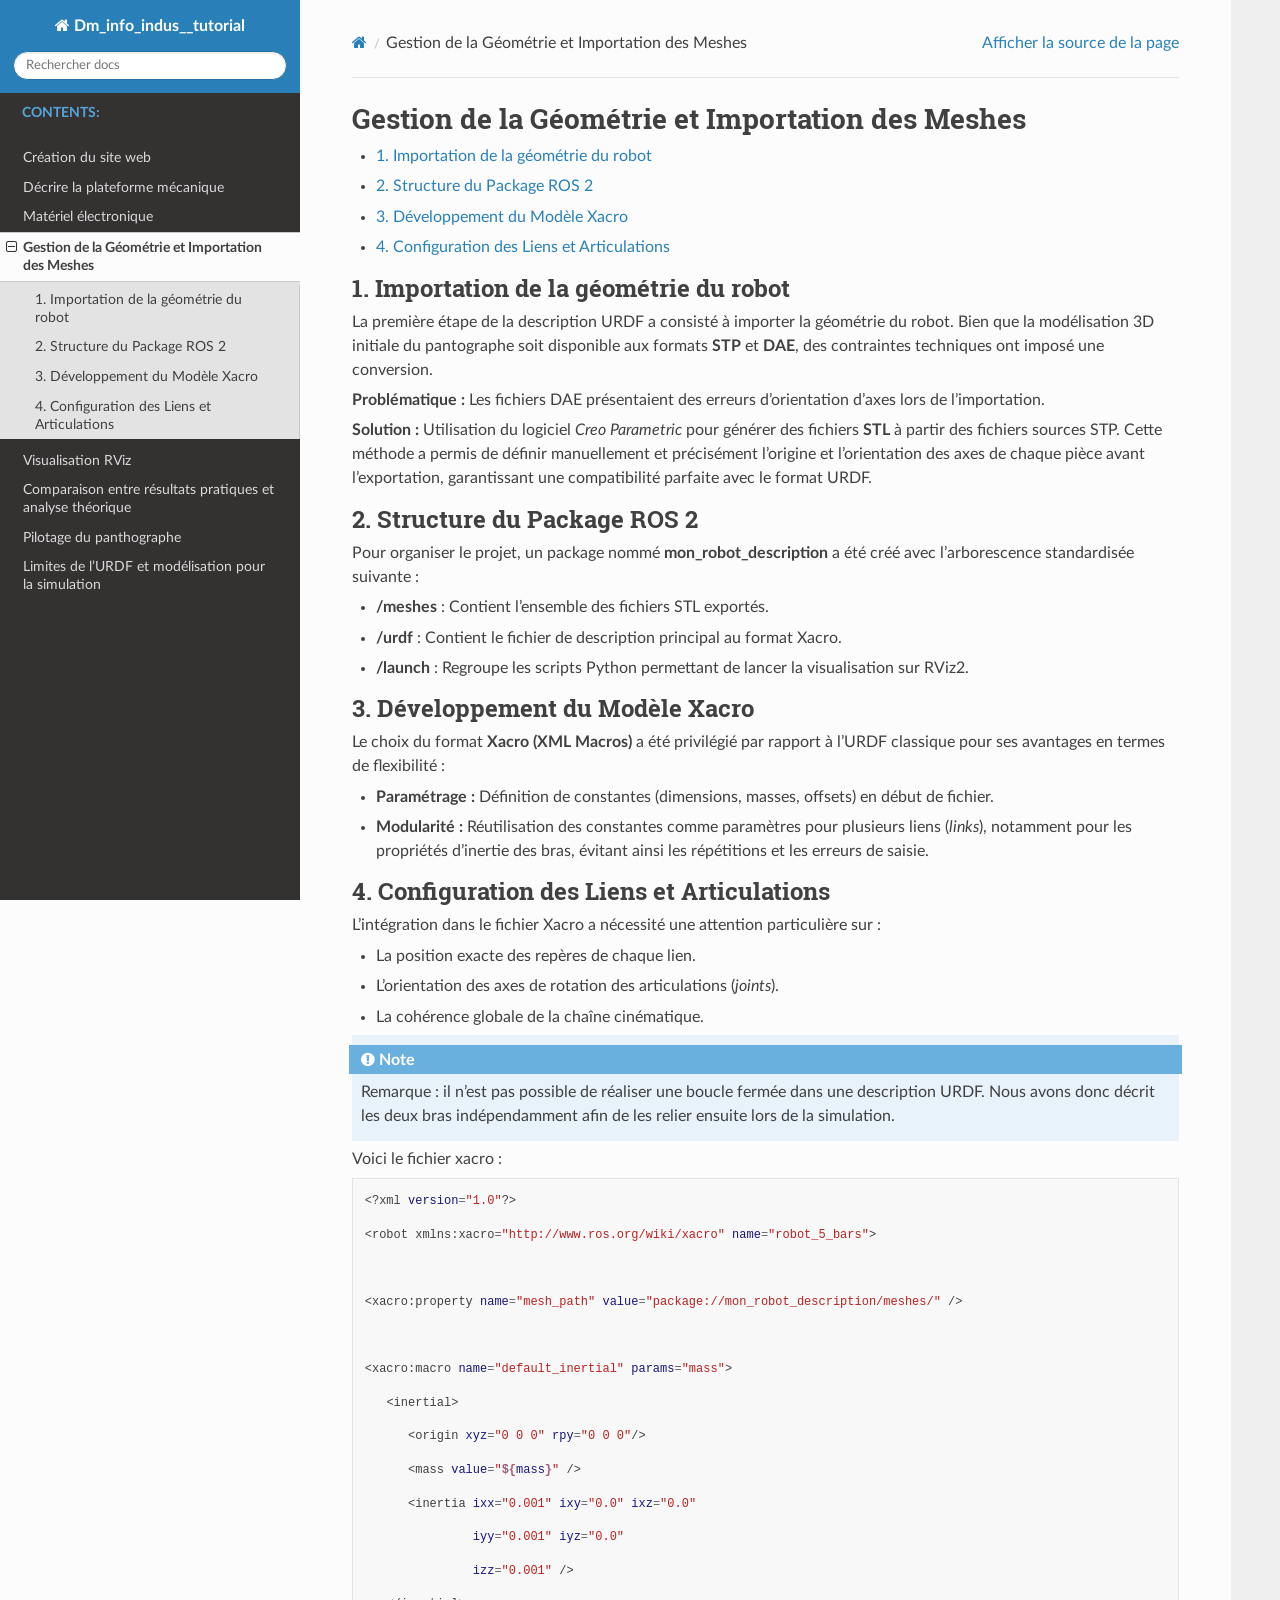
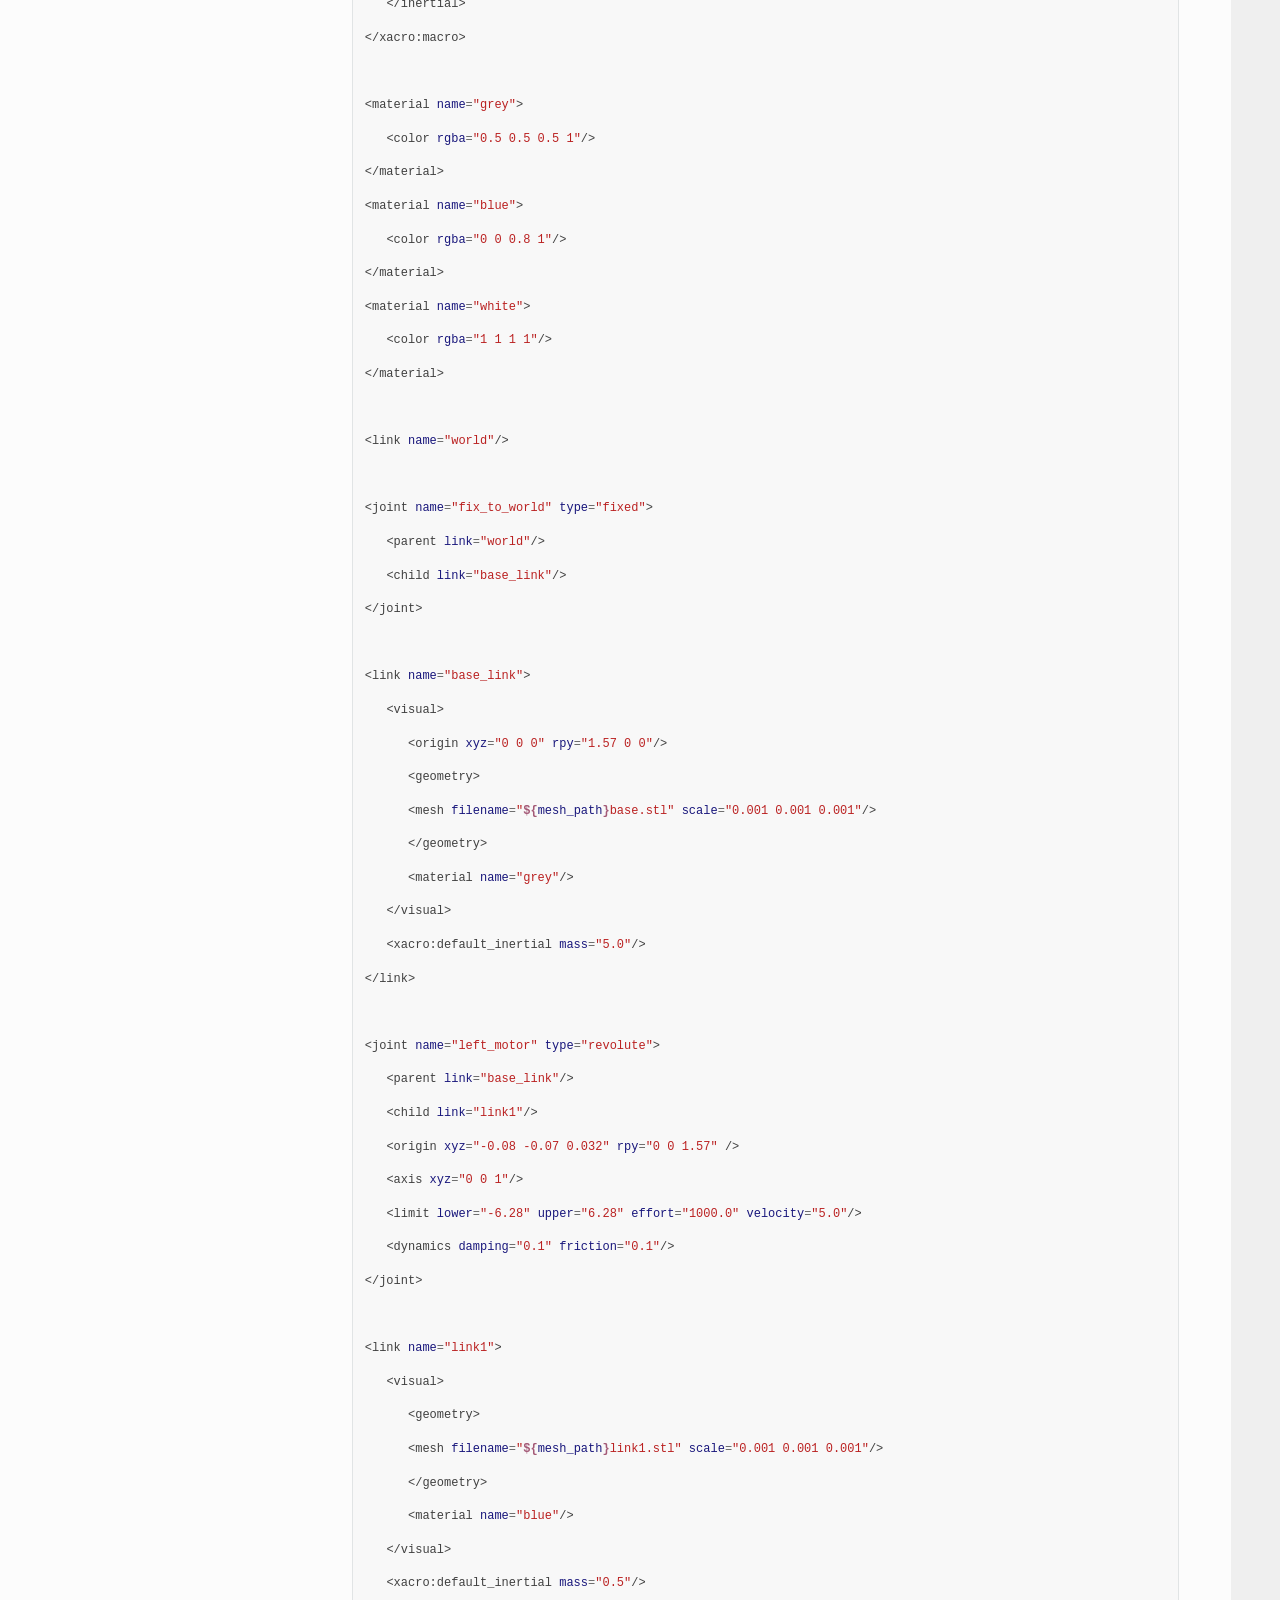
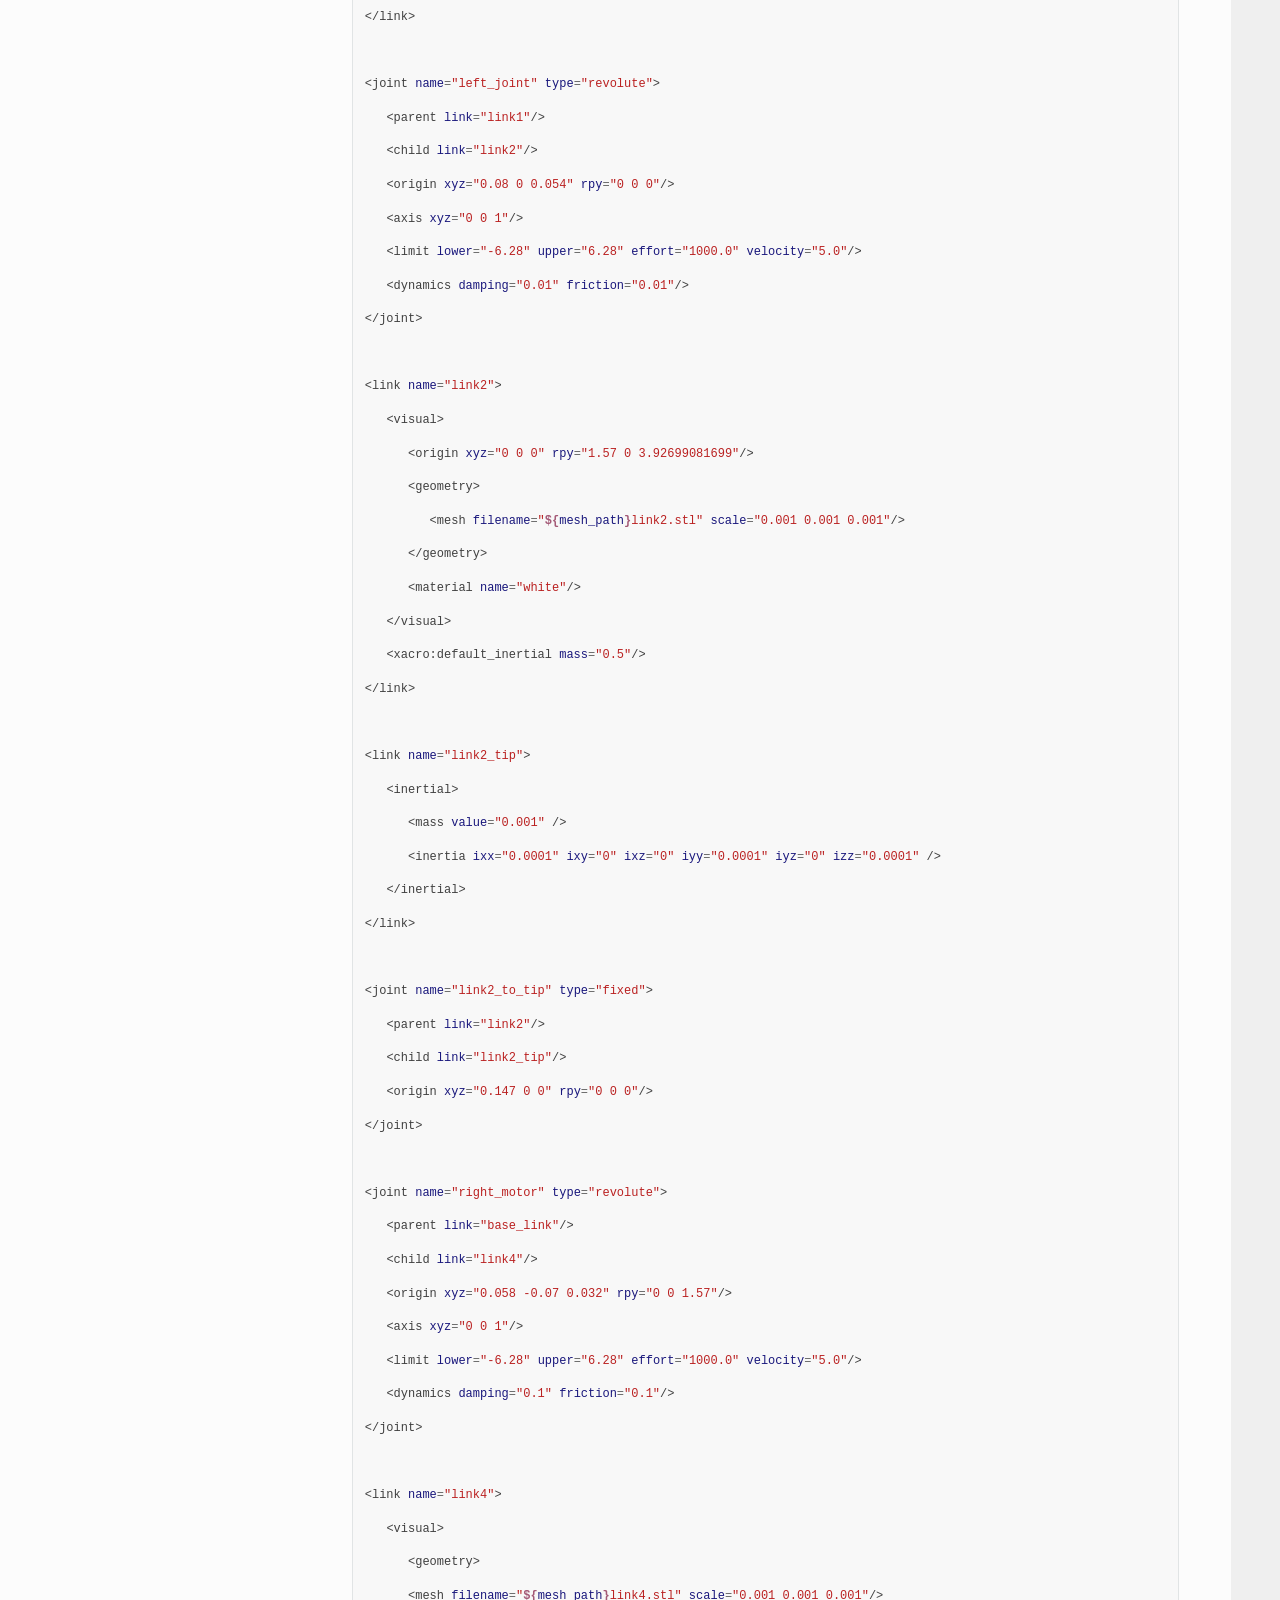
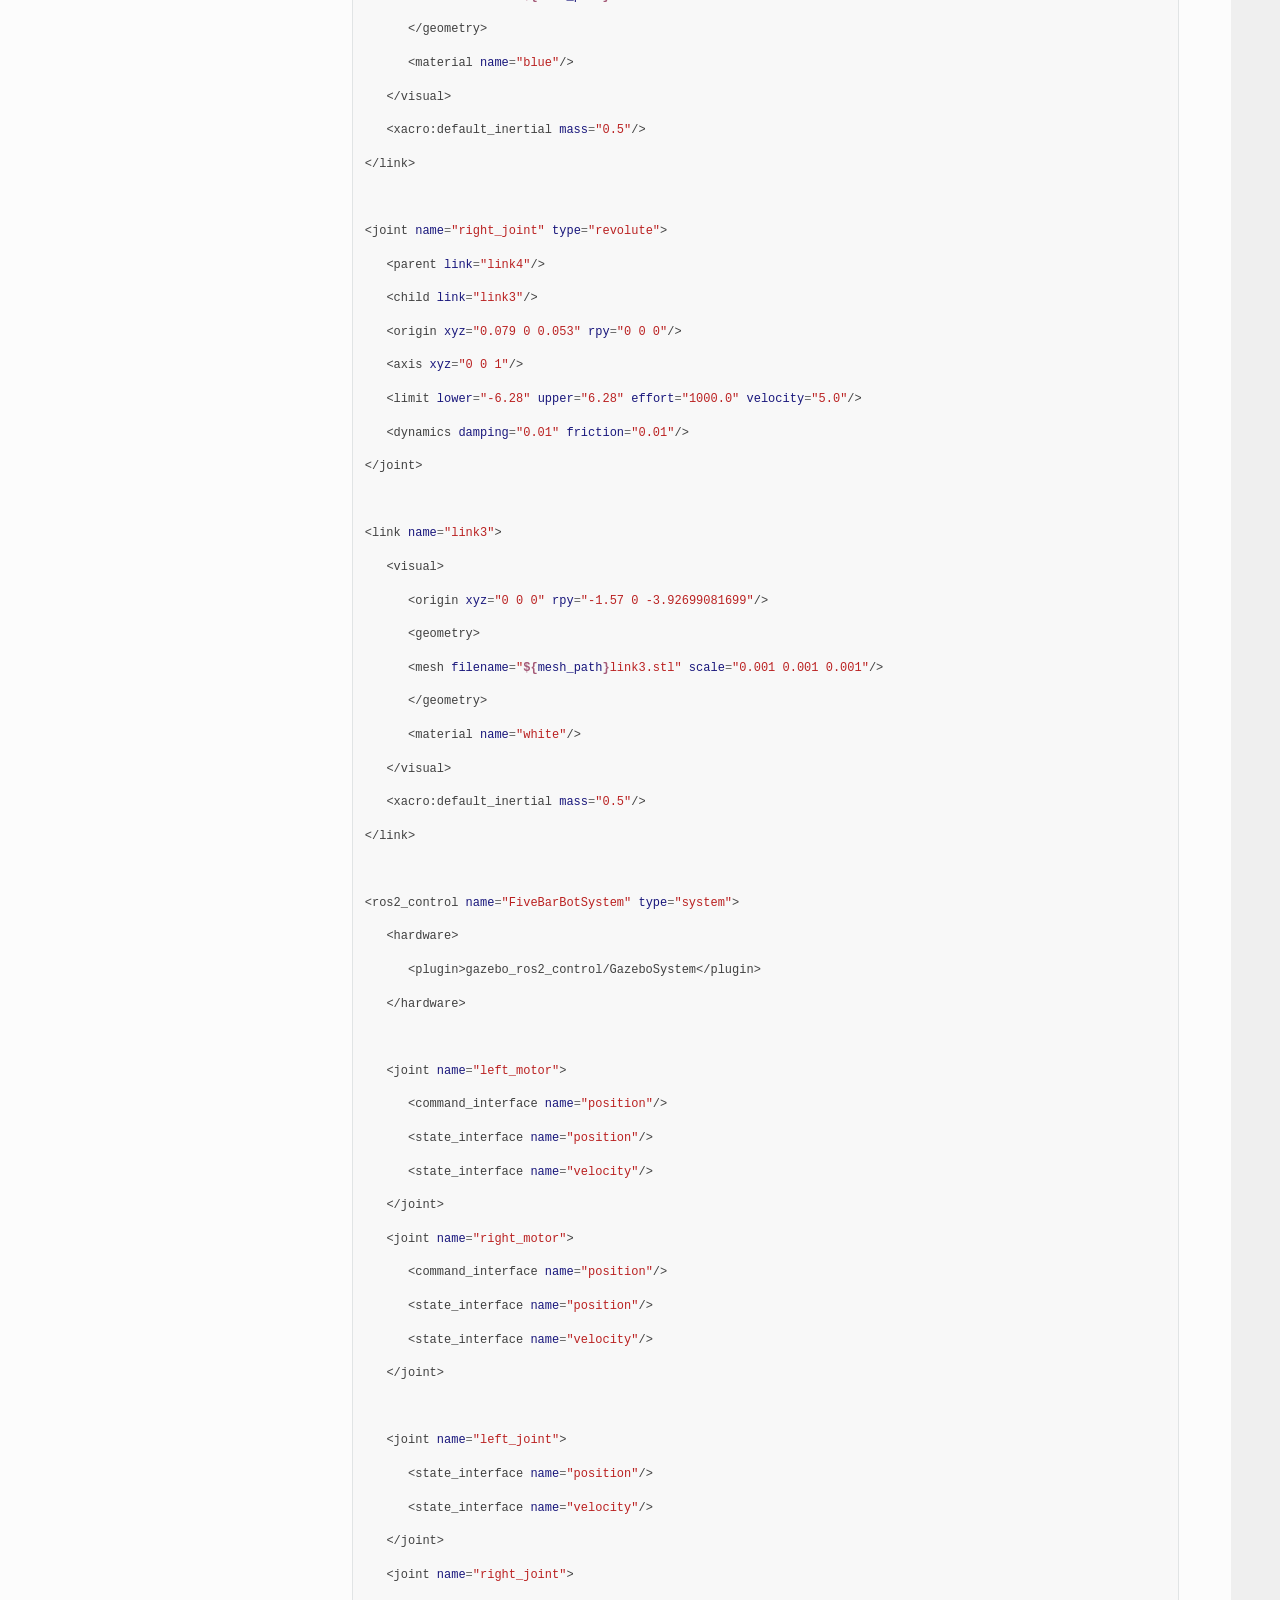
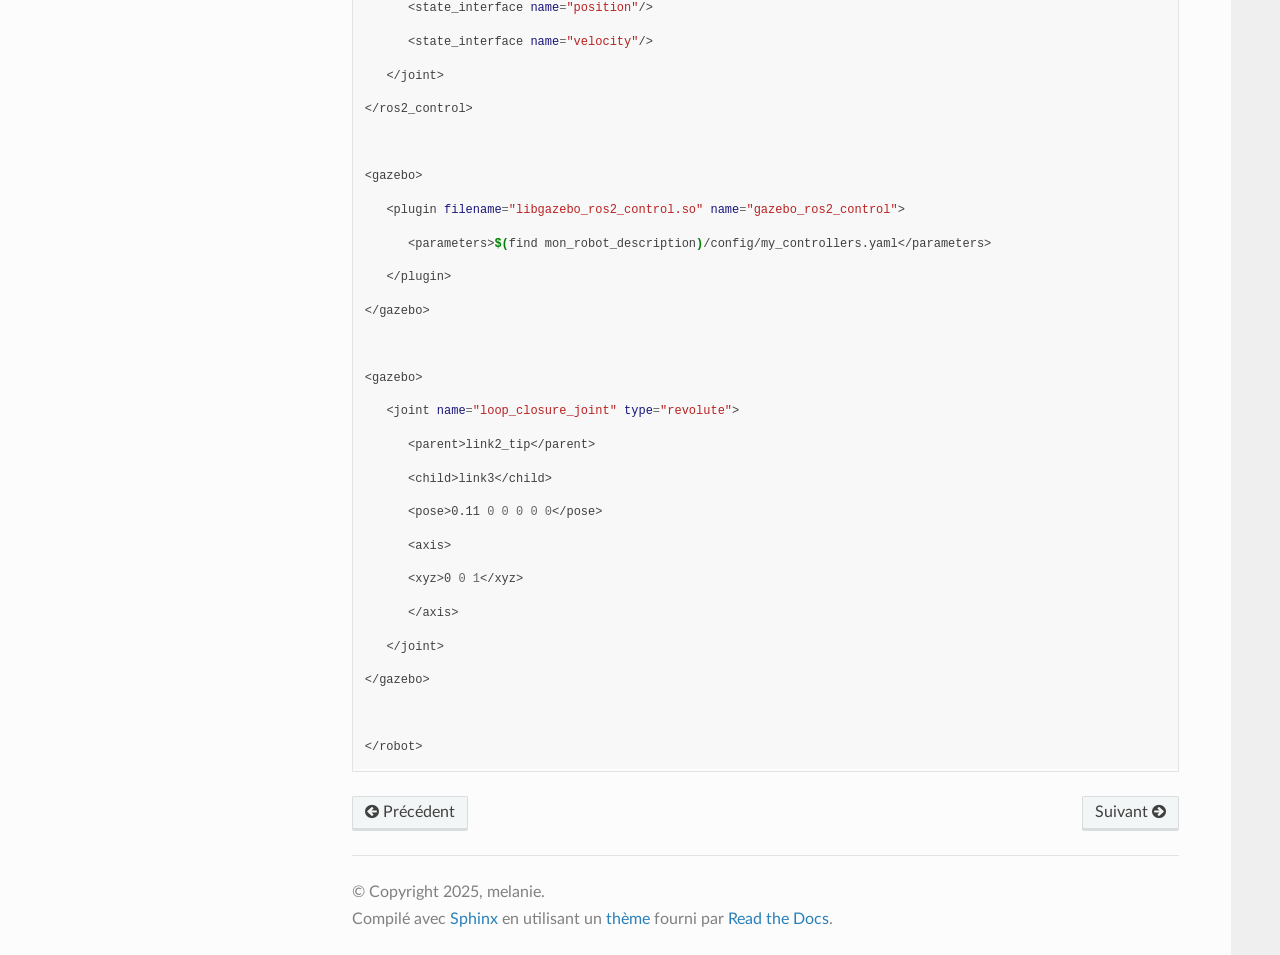
<file: 03_URDF/03_URDF.html>
<!DOCTYPE html>
<html class="writer-html5" lang="fr" data-content_root="../">
<head>
  <meta charset="utf-8" /><meta name="viewport" content="width=device-width, initial-scale=1" />

  <meta name="viewport" content="width=device-width, initial-scale=1.0" />
  <title>Gestion de la Géométrie et Importation des Meshes &mdash; Documentation Dm_info_indus__tutorial </title>
      <link rel="stylesheet" type="text/css" href="../_static/pygments.css?v=b86133f3" />
      <link rel="stylesheet" type="text/css" href="../_static/css/theme.css?v=9edc463e" />
      <link rel="stylesheet" type="text/css" href="../_static/graphviz.css?v=4ae1632d" />
      <link rel="stylesheet" type="text/css" href="../_static/copybutton.css?v=76b2166b" />
      <link rel="stylesheet" type="text/css" href="../_static/sphinx-design.min.css?v=95c83b7e" />
      <link rel="stylesheet" type="text/css" href="../_static/css/custom.css?v=44e3ebe8" />

  
      <script src="../_static/jquery.js?v=5d32c60e"></script>
      <script src="../_static/_sphinx_javascript_frameworks_compat.js?v=2cd50e6c"></script>
      <script src="../_static/documentation_options.js?v=d1a510d7"></script>
      <script src="../_static/doctools.js?v=9bcbadda"></script>
      <script src="../_static/sphinx_highlight.js?v=dc90522c"></script>
      <script src="../_static/clipboard.min.js?v=a7894cd8"></script>
      <script src="../_static/copybutton.js?v=30646c52"></script>
      <script src="../_static/translations.js?v=e6b791cb"></script>
      <script src="../_static/design-tabs.js?v=f930bc37"></script>
    <script src="../_static/js/theme.js"></script>
    <link rel="index" title="Index" href="../genindex.html" />
    <link rel="search" title="Recherche" href="../search.html" />
    <link rel="next" title="Visualisation RViz" href="../04_RViz/04_RViz.html" />
    <link rel="prev" title="Matériel électronique" href="../01_description_des_elements_maquette/materiel_electronique.html" /> 
</head>

<body class="wy-body-for-nav"> 
  <div class="wy-grid-for-nav">
    <nav data-toggle="wy-nav-shift" class="wy-nav-side">
      <div class="wy-side-scroll">
        <div class="wy-side-nav-search" >

          
          
          <a href="../index.html" class="icon icon-home">
            Dm_info_indus__tutorial
          </a>
<div role="search">
  <form id="rtd-search-form" class="wy-form" action="../search.html" method="get">
    <input type="text" name="q" placeholder="Rechercher docs" aria-label="Rechercher docs" />
    <input type="hidden" name="check_keywords" value="yes" />
    <input type="hidden" name="area" value="default" />
  </form>
</div>
        </div><div class="wy-menu wy-menu-vertical" data-spy="affix" role="navigation" aria-label="Navigation menu">
              <p class="caption" role="heading"><span class="caption-text">Contents:</span></p>
<ul class="current">
<li class="toctree-l1"><a class="reference internal" href="../00_creation_site_web/00_site_web.html">Création du site web</a></li>
<li class="toctree-l1"><a class="reference internal" href="../01_description_des_elements_maquette/description_maquette.html">Décrire la plateforme mécanique</a></li>
<li class="toctree-l1"><a class="reference internal" href="../01_description_des_elements_maquette/materiel_electronique.html">Matériel électronique</a></li>
<li class="toctree-l1 current"><a class="current reference internal" href="#">Gestion de la Géométrie et Importation des Meshes</a><ul>
<li class="toctree-l2"><a class="reference internal" href="#importation-de-la-geometrie-du-robot">1. Importation de la géométrie du robot</a></li>
<li class="toctree-l2"><a class="reference internal" href="#structure-du-package-ros-2">2. Structure du Package ROS 2</a></li>
<li class="toctree-l2"><a class="reference internal" href="#developpement-du-modele-xacro">3. Développement du Modèle Xacro</a></li>
<li class="toctree-l2"><a class="reference internal" href="#configuration-des-liens-et-articulations">4. Configuration des Liens et Articulations</a></li>
</ul>
</li>
<li class="toctree-l1"><a class="reference internal" href="../04_RViz/04_RViz.html">Visualisation RViz</a></li>
<li class="toctree-l1"><a class="reference internal" href="../05_resultat_theorique/05_programmation.html">Comparaison entre résultats pratiques et analyse théorique</a></li>
<li class="toctree-l1"><a class="reference internal" href="../06_ROS2/06_ROS2.html">Pilotage du panthographe</a></li>
<li class="toctree-l1"><a class="reference internal" href="../07_Gazebo/07_Gazebo.html">Limites de l’URDF et modélisation pour la simulation</a></li>
</ul>

        </div>
      </div>
    </nav>

    <section data-toggle="wy-nav-shift" class="wy-nav-content-wrap"><nav class="wy-nav-top" aria-label="Mobile navigation menu" >
          <i data-toggle="wy-nav-top" class="fa fa-bars"></i>
          <a href="../index.html">Dm_info_indus__tutorial</a>
      </nav>

      <div class="wy-nav-content">
        <div class="rst-content">
          <div role="navigation" aria-label="Page navigation">
  <ul class="wy-breadcrumbs">
      <li><a href="../index.html" class="icon icon-home" aria-label="Home"></a></li>
      <li class="breadcrumb-item active">Gestion de la Géométrie et Importation des Meshes</li>
      <li class="wy-breadcrumbs-aside">
            <a href="../_sources/03_URDF/03_URDF.rst.txt" rel="nofollow"> Afficher la source de la page</a>
      </li>
  </ul>
  <hr/>
</div>
          <div role="main" class="document" itemscope="itemscope" itemtype="http://schema.org/Article">
           <div itemprop="articleBody">
             
  <section id="gestion-de-la-geometrie-et-importation-des-meshes">
<h1>Gestion de la Géométrie et Importation des Meshes<a class="headerlink" href="#gestion-de-la-geometrie-et-importation-des-meshes" title="Lien vers cette rubrique"></a></h1>
<nav class="contents local" id="sommaire">
<ul class="simple">
<li><p><a class="reference internal" href="#importation-de-la-geometrie-du-robot" id="id1">1. Importation de la géométrie du robot</a></p></li>
<li><p><a class="reference internal" href="#structure-du-package-ros-2" id="id2">2. Structure du Package ROS 2</a></p></li>
<li><p><a class="reference internal" href="#developpement-du-modele-xacro" id="id3">3. Développement du Modèle Xacro</a></p></li>
<li><p><a class="reference internal" href="#configuration-des-liens-et-articulations" id="id4">4. Configuration des Liens et Articulations</a></p></li>
</ul>
</nav>
<section id="importation-de-la-geometrie-du-robot">
<h2><a class="toc-backref" href="#id1" role="doc-backlink">1. Importation de la géométrie du robot</a><a class="headerlink" href="#importation-de-la-geometrie-du-robot" title="Lien vers cette rubrique"></a></h2>
<p>La première étape de la description URDF a consisté à importer la géométrie du robot.
Bien que la modélisation 3D initiale du pantographe soit disponible aux formats <strong>STP</strong> et <strong>DAE</strong>, des contraintes techniques ont imposé une conversion.</p>
<p><strong>Problématique :</strong>
Les fichiers DAE présentaient des erreurs d’orientation d’axes lors de l’importation.</p>
<p><strong>Solution :</strong>
Utilisation du logiciel <em>Creo Parametric</em> pour générer des fichiers <strong>STL</strong> à partir des fichiers sources STP.
Cette méthode a permis de définir manuellement et précisément l’origine et l’orientation des axes de chaque pièce avant l’exportation, garantissant une compatibilité parfaite avec le format URDF.</p>
</section>
<section id="structure-du-package-ros-2">
<h2><a class="toc-backref" href="#id2" role="doc-backlink">2. Structure du Package ROS 2</a><a class="headerlink" href="#structure-du-package-ros-2" title="Lien vers cette rubrique"></a></h2>
<p>Pour organiser le projet, un package nommé <strong>mon_robot_description</strong> a été créé avec l’arborescence standardisée suivante :</p>
<ul class="simple">
<li><p><strong>/meshes</strong> : Contient l’ensemble des fichiers STL exportés.</p></li>
<li><p><strong>/urdf</strong> : Contient le fichier de description principal au format Xacro.</p></li>
<li><p><strong>/launch</strong> : Regroupe les scripts Python permettant de lancer la visualisation sur RViz2.</p></li>
</ul>
</section>
<section id="developpement-du-modele-xacro">
<h2><a class="toc-backref" href="#id3" role="doc-backlink">3. Développement du Modèle Xacro</a><a class="headerlink" href="#developpement-du-modele-xacro" title="Lien vers cette rubrique"></a></h2>
<p>Le choix du format <strong>Xacro (XML Macros)</strong> a été privilégié par rapport à l’URDF classique pour ses avantages en termes de flexibilité :</p>
<ul class="simple">
<li><p><strong>Paramétrage :</strong> Définition de constantes (dimensions, masses, offsets) en début de fichier.</p></li>
<li><p><strong>Modularité :</strong> Réutilisation des constantes comme paramètres pour plusieurs liens (<em>links</em>), notamment pour les propriétés d’inertie des bras, évitant ainsi les répétitions et les erreurs de saisie.</p></li>
</ul>
</section>
<section id="configuration-des-liens-et-articulations">
<h2><a class="toc-backref" href="#id4" role="doc-backlink">4. Configuration des Liens et Articulations</a><a class="headerlink" href="#configuration-des-liens-et-articulations" title="Lien vers cette rubrique"></a></h2>
<p>L’intégration dans le fichier Xacro a nécessité une attention particulière sur :</p>
<ul class="simple">
<li><p>La position exacte des repères de chaque lien.</p></li>
<li><p>L’orientation des axes de rotation des articulations (<em>joints</em>).</p></li>
<li><p>La cohérence globale de la chaîne cinématique.</p></li>
</ul>
<div class="admonition note">
<p class="admonition-title">Note</p>
<p>Remarque : il n’est pas possible de réaliser une boucle fermée dans une description URDF.
Nous avons donc décrit les deux bras indépendamment afin de les relier ensuite lors de la simulation.</p>
</div>
<p>Voici le fichier xacro :</p>
<div class="highlight-bash notranslate"><div class="highlight"><pre><span></span>&lt;?xml<span class="w"> </span><span class="nv">version</span><span class="o">=</span><span class="s2">&quot;1.0&quot;</span>?&gt;

&lt;robot<span class="w"> </span>xmlns:xacro<span class="o">=</span><span class="s2">&quot;http://www.ros.org/wiki/xacro&quot;</span><span class="w"> </span><span class="nv">name</span><span class="o">=</span><span class="s2">&quot;robot_5_bars&quot;</span>&gt;



&lt;xacro:property<span class="w"> </span><span class="nv">name</span><span class="o">=</span><span class="s2">&quot;mesh_path&quot;</span><span class="w"> </span><span class="nv">value</span><span class="o">=</span><span class="s2">&quot;package://mon_robot_description/meshes/&quot;</span><span class="w"> </span>/&gt;



&lt;xacro:macro<span class="w"> </span><span class="nv">name</span><span class="o">=</span><span class="s2">&quot;default_inertial&quot;</span><span class="w"> </span><span class="nv">params</span><span class="o">=</span><span class="s2">&quot;mass&quot;</span>&gt;

<span class="w">   </span>&lt;inertial&gt;

<span class="w">      </span>&lt;origin<span class="w"> </span><span class="nv">xyz</span><span class="o">=</span><span class="s2">&quot;0 0 0&quot;</span><span class="w"> </span><span class="nv">rpy</span><span class="o">=</span><span class="s2">&quot;0 0 0&quot;</span>/&gt;

<span class="w">      </span>&lt;mass<span class="w"> </span><span class="nv">value</span><span class="o">=</span><span class="s2">&quot;</span><span class="si">${</span><span class="nv">mass</span><span class="si">}</span><span class="s2">&quot;</span><span class="w"> </span>/&gt;

<span class="w">      </span>&lt;inertia<span class="w"> </span><span class="nv">ixx</span><span class="o">=</span><span class="s2">&quot;0.001&quot;</span><span class="w"> </span><span class="nv">ixy</span><span class="o">=</span><span class="s2">&quot;0.0&quot;</span><span class="w"> </span><span class="nv">ixz</span><span class="o">=</span><span class="s2">&quot;0.0&quot;</span>

<span class="w">               </span><span class="nv">iyy</span><span class="o">=</span><span class="s2">&quot;0.001&quot;</span><span class="w"> </span><span class="nv">iyz</span><span class="o">=</span><span class="s2">&quot;0.0&quot;</span>

<span class="w">               </span><span class="nv">izz</span><span class="o">=</span><span class="s2">&quot;0.001&quot;</span><span class="w"> </span>/&gt;

<span class="w">   </span>&lt;/inertial&gt;

&lt;/xacro:macro&gt;



&lt;material<span class="w"> </span><span class="nv">name</span><span class="o">=</span><span class="s2">&quot;grey&quot;</span>&gt;

<span class="w">   </span>&lt;color<span class="w"> </span><span class="nv">rgba</span><span class="o">=</span><span class="s2">&quot;0.5 0.5 0.5 1&quot;</span>/&gt;

&lt;/material&gt;

&lt;material<span class="w"> </span><span class="nv">name</span><span class="o">=</span><span class="s2">&quot;blue&quot;</span>&gt;

<span class="w">   </span>&lt;color<span class="w"> </span><span class="nv">rgba</span><span class="o">=</span><span class="s2">&quot;0 0 0.8 1&quot;</span>/&gt;

&lt;/material&gt;

&lt;material<span class="w"> </span><span class="nv">name</span><span class="o">=</span><span class="s2">&quot;white&quot;</span>&gt;

<span class="w">   </span>&lt;color<span class="w"> </span><span class="nv">rgba</span><span class="o">=</span><span class="s2">&quot;1 1 1 1&quot;</span>/&gt;

&lt;/material&gt;



&lt;link<span class="w"> </span><span class="nv">name</span><span class="o">=</span><span class="s2">&quot;world&quot;</span>/&gt;



&lt;joint<span class="w"> </span><span class="nv">name</span><span class="o">=</span><span class="s2">&quot;fix_to_world&quot;</span><span class="w"> </span><span class="nv">type</span><span class="o">=</span><span class="s2">&quot;fixed&quot;</span>&gt;

<span class="w">   </span>&lt;parent<span class="w"> </span><span class="nv">link</span><span class="o">=</span><span class="s2">&quot;world&quot;</span>/&gt;

<span class="w">   </span>&lt;child<span class="w"> </span><span class="nv">link</span><span class="o">=</span><span class="s2">&quot;base_link&quot;</span>/&gt;

&lt;/joint&gt;



&lt;link<span class="w"> </span><span class="nv">name</span><span class="o">=</span><span class="s2">&quot;base_link&quot;</span>&gt;

<span class="w">   </span>&lt;visual&gt;

<span class="w">      </span>&lt;origin<span class="w"> </span><span class="nv">xyz</span><span class="o">=</span><span class="s2">&quot;0 0 0&quot;</span><span class="w"> </span><span class="nv">rpy</span><span class="o">=</span><span class="s2">&quot;1.57 0 0&quot;</span>/&gt;

<span class="w">      </span>&lt;geometry&gt;

<span class="w">      </span>&lt;mesh<span class="w"> </span><span class="nv">filename</span><span class="o">=</span><span class="s2">&quot;</span><span class="si">${</span><span class="nv">mesh_path</span><span class="si">}</span><span class="s2">base.stl&quot;</span><span class="w"> </span><span class="nv">scale</span><span class="o">=</span><span class="s2">&quot;0.001 0.001 0.001&quot;</span>/&gt;

<span class="w">      </span>&lt;/geometry&gt;

<span class="w">      </span>&lt;material<span class="w"> </span><span class="nv">name</span><span class="o">=</span><span class="s2">&quot;grey&quot;</span>/&gt;

<span class="w">   </span>&lt;/visual&gt;

<span class="w">   </span>&lt;xacro:default_inertial<span class="w"> </span><span class="nv">mass</span><span class="o">=</span><span class="s2">&quot;5.0&quot;</span>/&gt;

&lt;/link&gt;



&lt;joint<span class="w"> </span><span class="nv">name</span><span class="o">=</span><span class="s2">&quot;left_motor&quot;</span><span class="w"> </span><span class="nv">type</span><span class="o">=</span><span class="s2">&quot;revolute&quot;</span>&gt;

<span class="w">   </span>&lt;parent<span class="w"> </span><span class="nv">link</span><span class="o">=</span><span class="s2">&quot;base_link&quot;</span>/&gt;

<span class="w">   </span>&lt;child<span class="w"> </span><span class="nv">link</span><span class="o">=</span><span class="s2">&quot;link1&quot;</span>/&gt;

<span class="w">   </span>&lt;origin<span class="w"> </span><span class="nv">xyz</span><span class="o">=</span><span class="s2">&quot;-0.08 -0.07 0.032&quot;</span><span class="w"> </span><span class="nv">rpy</span><span class="o">=</span><span class="s2">&quot;0 0 1.57&quot;</span><span class="w"> </span>/&gt;

<span class="w">   </span>&lt;axis<span class="w"> </span><span class="nv">xyz</span><span class="o">=</span><span class="s2">&quot;0 0 1&quot;</span>/&gt;

<span class="w">   </span>&lt;limit<span class="w"> </span><span class="nv">lower</span><span class="o">=</span><span class="s2">&quot;-6.28&quot;</span><span class="w"> </span><span class="nv">upper</span><span class="o">=</span><span class="s2">&quot;6.28&quot;</span><span class="w"> </span><span class="nv">effort</span><span class="o">=</span><span class="s2">&quot;1000.0&quot;</span><span class="w"> </span><span class="nv">velocity</span><span class="o">=</span><span class="s2">&quot;5.0&quot;</span>/&gt;

<span class="w">   </span>&lt;dynamics<span class="w"> </span><span class="nv">damping</span><span class="o">=</span><span class="s2">&quot;0.1&quot;</span><span class="w"> </span><span class="nv">friction</span><span class="o">=</span><span class="s2">&quot;0.1&quot;</span>/&gt;

&lt;/joint&gt;



&lt;link<span class="w"> </span><span class="nv">name</span><span class="o">=</span><span class="s2">&quot;link1&quot;</span>&gt;

<span class="w">   </span>&lt;visual&gt;

<span class="w">      </span>&lt;geometry&gt;

<span class="w">      </span>&lt;mesh<span class="w"> </span><span class="nv">filename</span><span class="o">=</span><span class="s2">&quot;</span><span class="si">${</span><span class="nv">mesh_path</span><span class="si">}</span><span class="s2">link1.stl&quot;</span><span class="w"> </span><span class="nv">scale</span><span class="o">=</span><span class="s2">&quot;0.001 0.001 0.001&quot;</span>/&gt;

<span class="w">      </span>&lt;/geometry&gt;

<span class="w">      </span>&lt;material<span class="w"> </span><span class="nv">name</span><span class="o">=</span><span class="s2">&quot;blue&quot;</span>/&gt;

<span class="w">   </span>&lt;/visual&gt;

<span class="w">   </span>&lt;xacro:default_inertial<span class="w"> </span><span class="nv">mass</span><span class="o">=</span><span class="s2">&quot;0.5&quot;</span>/&gt;

&lt;/link&gt;



&lt;joint<span class="w"> </span><span class="nv">name</span><span class="o">=</span><span class="s2">&quot;left_joint&quot;</span><span class="w"> </span><span class="nv">type</span><span class="o">=</span><span class="s2">&quot;revolute&quot;</span>&gt;

<span class="w">   </span>&lt;parent<span class="w"> </span><span class="nv">link</span><span class="o">=</span><span class="s2">&quot;link1&quot;</span>/&gt;

<span class="w">   </span>&lt;child<span class="w"> </span><span class="nv">link</span><span class="o">=</span><span class="s2">&quot;link2&quot;</span>/&gt;

<span class="w">   </span>&lt;origin<span class="w"> </span><span class="nv">xyz</span><span class="o">=</span><span class="s2">&quot;0.08 0 0.054&quot;</span><span class="w"> </span><span class="nv">rpy</span><span class="o">=</span><span class="s2">&quot;0 0 0&quot;</span>/&gt;

<span class="w">   </span>&lt;axis<span class="w"> </span><span class="nv">xyz</span><span class="o">=</span><span class="s2">&quot;0 0 1&quot;</span>/&gt;

<span class="w">   </span>&lt;limit<span class="w"> </span><span class="nv">lower</span><span class="o">=</span><span class="s2">&quot;-6.28&quot;</span><span class="w"> </span><span class="nv">upper</span><span class="o">=</span><span class="s2">&quot;6.28&quot;</span><span class="w"> </span><span class="nv">effort</span><span class="o">=</span><span class="s2">&quot;1000.0&quot;</span><span class="w"> </span><span class="nv">velocity</span><span class="o">=</span><span class="s2">&quot;5.0&quot;</span>/&gt;

<span class="w">   </span>&lt;dynamics<span class="w"> </span><span class="nv">damping</span><span class="o">=</span><span class="s2">&quot;0.01&quot;</span><span class="w"> </span><span class="nv">friction</span><span class="o">=</span><span class="s2">&quot;0.01&quot;</span>/&gt;

&lt;/joint&gt;



&lt;link<span class="w"> </span><span class="nv">name</span><span class="o">=</span><span class="s2">&quot;link2&quot;</span>&gt;

<span class="w">   </span>&lt;visual&gt;

<span class="w">      </span>&lt;origin<span class="w"> </span><span class="nv">xyz</span><span class="o">=</span><span class="s2">&quot;0 0 0&quot;</span><span class="w"> </span><span class="nv">rpy</span><span class="o">=</span><span class="s2">&quot;1.57 0 3.92699081699&quot;</span>/&gt;

<span class="w">      </span>&lt;geometry&gt;

<span class="w">         </span>&lt;mesh<span class="w"> </span><span class="nv">filename</span><span class="o">=</span><span class="s2">&quot;</span><span class="si">${</span><span class="nv">mesh_path</span><span class="si">}</span><span class="s2">link2.stl&quot;</span><span class="w"> </span><span class="nv">scale</span><span class="o">=</span><span class="s2">&quot;0.001 0.001 0.001&quot;</span>/&gt;

<span class="w">      </span>&lt;/geometry&gt;

<span class="w">      </span>&lt;material<span class="w"> </span><span class="nv">name</span><span class="o">=</span><span class="s2">&quot;white&quot;</span>/&gt;

<span class="w">   </span>&lt;/visual&gt;

<span class="w">   </span>&lt;xacro:default_inertial<span class="w"> </span><span class="nv">mass</span><span class="o">=</span><span class="s2">&quot;0.5&quot;</span>/&gt;

&lt;/link&gt;



&lt;link<span class="w"> </span><span class="nv">name</span><span class="o">=</span><span class="s2">&quot;link2_tip&quot;</span>&gt;

<span class="w">   </span>&lt;inertial&gt;

<span class="w">      </span>&lt;mass<span class="w"> </span><span class="nv">value</span><span class="o">=</span><span class="s2">&quot;0.001&quot;</span><span class="w"> </span>/&gt;

<span class="w">      </span>&lt;inertia<span class="w"> </span><span class="nv">ixx</span><span class="o">=</span><span class="s2">&quot;0.0001&quot;</span><span class="w"> </span><span class="nv">ixy</span><span class="o">=</span><span class="s2">&quot;0&quot;</span><span class="w"> </span><span class="nv">ixz</span><span class="o">=</span><span class="s2">&quot;0&quot;</span><span class="w"> </span><span class="nv">iyy</span><span class="o">=</span><span class="s2">&quot;0.0001&quot;</span><span class="w"> </span><span class="nv">iyz</span><span class="o">=</span><span class="s2">&quot;0&quot;</span><span class="w"> </span><span class="nv">izz</span><span class="o">=</span><span class="s2">&quot;0.0001&quot;</span><span class="w"> </span>/&gt;

<span class="w">   </span>&lt;/inertial&gt;

&lt;/link&gt;



&lt;joint<span class="w"> </span><span class="nv">name</span><span class="o">=</span><span class="s2">&quot;link2_to_tip&quot;</span><span class="w"> </span><span class="nv">type</span><span class="o">=</span><span class="s2">&quot;fixed&quot;</span>&gt;

<span class="w">   </span>&lt;parent<span class="w"> </span><span class="nv">link</span><span class="o">=</span><span class="s2">&quot;link2&quot;</span>/&gt;

<span class="w">   </span>&lt;child<span class="w"> </span><span class="nv">link</span><span class="o">=</span><span class="s2">&quot;link2_tip&quot;</span>/&gt;

<span class="w">   </span>&lt;origin<span class="w"> </span><span class="nv">xyz</span><span class="o">=</span><span class="s2">&quot;0.147 0 0&quot;</span><span class="w"> </span><span class="nv">rpy</span><span class="o">=</span><span class="s2">&quot;0 0 0&quot;</span>/&gt;

&lt;/joint&gt;



&lt;joint<span class="w"> </span><span class="nv">name</span><span class="o">=</span><span class="s2">&quot;right_motor&quot;</span><span class="w"> </span><span class="nv">type</span><span class="o">=</span><span class="s2">&quot;revolute&quot;</span>&gt;

<span class="w">   </span>&lt;parent<span class="w"> </span><span class="nv">link</span><span class="o">=</span><span class="s2">&quot;base_link&quot;</span>/&gt;

<span class="w">   </span>&lt;child<span class="w"> </span><span class="nv">link</span><span class="o">=</span><span class="s2">&quot;link4&quot;</span>/&gt;

<span class="w">   </span>&lt;origin<span class="w"> </span><span class="nv">xyz</span><span class="o">=</span><span class="s2">&quot;0.058 -0.07 0.032&quot;</span><span class="w"> </span><span class="nv">rpy</span><span class="o">=</span><span class="s2">&quot;0 0 1.57&quot;</span>/&gt;

<span class="w">   </span>&lt;axis<span class="w"> </span><span class="nv">xyz</span><span class="o">=</span><span class="s2">&quot;0 0 1&quot;</span>/&gt;

<span class="w">   </span>&lt;limit<span class="w"> </span><span class="nv">lower</span><span class="o">=</span><span class="s2">&quot;-6.28&quot;</span><span class="w"> </span><span class="nv">upper</span><span class="o">=</span><span class="s2">&quot;6.28&quot;</span><span class="w"> </span><span class="nv">effort</span><span class="o">=</span><span class="s2">&quot;1000.0&quot;</span><span class="w"> </span><span class="nv">velocity</span><span class="o">=</span><span class="s2">&quot;5.0&quot;</span>/&gt;

<span class="w">   </span>&lt;dynamics<span class="w"> </span><span class="nv">damping</span><span class="o">=</span><span class="s2">&quot;0.1&quot;</span><span class="w"> </span><span class="nv">friction</span><span class="o">=</span><span class="s2">&quot;0.1&quot;</span>/&gt;

&lt;/joint&gt;



&lt;link<span class="w"> </span><span class="nv">name</span><span class="o">=</span><span class="s2">&quot;link4&quot;</span>&gt;

<span class="w">   </span>&lt;visual&gt;

<span class="w">      </span>&lt;geometry&gt;

<span class="w">      </span>&lt;mesh<span class="w"> </span><span class="nv">filename</span><span class="o">=</span><span class="s2">&quot;</span><span class="si">${</span><span class="nv">mesh_path</span><span class="si">}</span><span class="s2">link4.stl&quot;</span><span class="w"> </span><span class="nv">scale</span><span class="o">=</span><span class="s2">&quot;0.001 0.001 0.001&quot;</span>/&gt;

<span class="w">      </span>&lt;/geometry&gt;

<span class="w">      </span>&lt;material<span class="w"> </span><span class="nv">name</span><span class="o">=</span><span class="s2">&quot;blue&quot;</span>/&gt;

<span class="w">   </span>&lt;/visual&gt;

<span class="w">   </span>&lt;xacro:default_inertial<span class="w"> </span><span class="nv">mass</span><span class="o">=</span><span class="s2">&quot;0.5&quot;</span>/&gt;

&lt;/link&gt;



&lt;joint<span class="w"> </span><span class="nv">name</span><span class="o">=</span><span class="s2">&quot;right_joint&quot;</span><span class="w"> </span><span class="nv">type</span><span class="o">=</span><span class="s2">&quot;revolute&quot;</span>&gt;

<span class="w">   </span>&lt;parent<span class="w"> </span><span class="nv">link</span><span class="o">=</span><span class="s2">&quot;link4&quot;</span>/&gt;

<span class="w">   </span>&lt;child<span class="w"> </span><span class="nv">link</span><span class="o">=</span><span class="s2">&quot;link3&quot;</span>/&gt;

<span class="w">   </span>&lt;origin<span class="w"> </span><span class="nv">xyz</span><span class="o">=</span><span class="s2">&quot;0.079 0 0.053&quot;</span><span class="w"> </span><span class="nv">rpy</span><span class="o">=</span><span class="s2">&quot;0 0 0&quot;</span>/&gt;

<span class="w">   </span>&lt;axis<span class="w"> </span><span class="nv">xyz</span><span class="o">=</span><span class="s2">&quot;0 0 1&quot;</span>/&gt;

<span class="w">   </span>&lt;limit<span class="w"> </span><span class="nv">lower</span><span class="o">=</span><span class="s2">&quot;-6.28&quot;</span><span class="w"> </span><span class="nv">upper</span><span class="o">=</span><span class="s2">&quot;6.28&quot;</span><span class="w"> </span><span class="nv">effort</span><span class="o">=</span><span class="s2">&quot;1000.0&quot;</span><span class="w"> </span><span class="nv">velocity</span><span class="o">=</span><span class="s2">&quot;5.0&quot;</span>/&gt;

<span class="w">   </span>&lt;dynamics<span class="w"> </span><span class="nv">damping</span><span class="o">=</span><span class="s2">&quot;0.01&quot;</span><span class="w"> </span><span class="nv">friction</span><span class="o">=</span><span class="s2">&quot;0.01&quot;</span>/&gt;

&lt;/joint&gt;



&lt;link<span class="w"> </span><span class="nv">name</span><span class="o">=</span><span class="s2">&quot;link3&quot;</span>&gt;

<span class="w">   </span>&lt;visual&gt;

<span class="w">      </span>&lt;origin<span class="w"> </span><span class="nv">xyz</span><span class="o">=</span><span class="s2">&quot;0 0 0&quot;</span><span class="w"> </span><span class="nv">rpy</span><span class="o">=</span><span class="s2">&quot;-1.57 0 -3.92699081699&quot;</span>/&gt;

<span class="w">      </span>&lt;geometry&gt;

<span class="w">      </span>&lt;mesh<span class="w"> </span><span class="nv">filename</span><span class="o">=</span><span class="s2">&quot;</span><span class="si">${</span><span class="nv">mesh_path</span><span class="si">}</span><span class="s2">link3.stl&quot;</span><span class="w"> </span><span class="nv">scale</span><span class="o">=</span><span class="s2">&quot;0.001 0.001 0.001&quot;</span>/&gt;

<span class="w">      </span>&lt;/geometry&gt;

<span class="w">      </span>&lt;material<span class="w"> </span><span class="nv">name</span><span class="o">=</span><span class="s2">&quot;white&quot;</span>/&gt;

<span class="w">   </span>&lt;/visual&gt;

<span class="w">   </span>&lt;xacro:default_inertial<span class="w"> </span><span class="nv">mass</span><span class="o">=</span><span class="s2">&quot;0.5&quot;</span>/&gt;

&lt;/link&gt;



&lt;ros2_control<span class="w"> </span><span class="nv">name</span><span class="o">=</span><span class="s2">&quot;FiveBarBotSystem&quot;</span><span class="w"> </span><span class="nv">type</span><span class="o">=</span><span class="s2">&quot;system&quot;</span>&gt;

<span class="w">   </span>&lt;hardware&gt;

<span class="w">      </span>&lt;plugin&gt;gazebo_ros2_control/GazeboSystem&lt;/plugin&gt;

<span class="w">   </span>&lt;/hardware&gt;



<span class="w">   </span>&lt;joint<span class="w"> </span><span class="nv">name</span><span class="o">=</span><span class="s2">&quot;left_motor&quot;</span>&gt;

<span class="w">      </span>&lt;command_interface<span class="w"> </span><span class="nv">name</span><span class="o">=</span><span class="s2">&quot;position&quot;</span>/&gt;

<span class="w">      </span>&lt;state_interface<span class="w"> </span><span class="nv">name</span><span class="o">=</span><span class="s2">&quot;position&quot;</span>/&gt;

<span class="w">      </span>&lt;state_interface<span class="w"> </span><span class="nv">name</span><span class="o">=</span><span class="s2">&quot;velocity&quot;</span>/&gt;

<span class="w">   </span>&lt;/joint&gt;

<span class="w">   </span>&lt;joint<span class="w"> </span><span class="nv">name</span><span class="o">=</span><span class="s2">&quot;right_motor&quot;</span>&gt;

<span class="w">      </span>&lt;command_interface<span class="w"> </span><span class="nv">name</span><span class="o">=</span><span class="s2">&quot;position&quot;</span>/&gt;

<span class="w">      </span>&lt;state_interface<span class="w"> </span><span class="nv">name</span><span class="o">=</span><span class="s2">&quot;position&quot;</span>/&gt;

<span class="w">      </span>&lt;state_interface<span class="w"> </span><span class="nv">name</span><span class="o">=</span><span class="s2">&quot;velocity&quot;</span>/&gt;

<span class="w">   </span>&lt;/joint&gt;



<span class="w">   </span>&lt;joint<span class="w"> </span><span class="nv">name</span><span class="o">=</span><span class="s2">&quot;left_joint&quot;</span>&gt;

<span class="w">      </span>&lt;state_interface<span class="w"> </span><span class="nv">name</span><span class="o">=</span><span class="s2">&quot;position&quot;</span>/&gt;

<span class="w">      </span>&lt;state_interface<span class="w"> </span><span class="nv">name</span><span class="o">=</span><span class="s2">&quot;velocity&quot;</span>/&gt;

<span class="w">   </span>&lt;/joint&gt;

<span class="w">   </span>&lt;joint<span class="w"> </span><span class="nv">name</span><span class="o">=</span><span class="s2">&quot;right_joint&quot;</span>&gt;

<span class="w">      </span>&lt;state_interface<span class="w"> </span><span class="nv">name</span><span class="o">=</span><span class="s2">&quot;position&quot;</span>/&gt;

<span class="w">      </span>&lt;state_interface<span class="w"> </span><span class="nv">name</span><span class="o">=</span><span class="s2">&quot;velocity&quot;</span>/&gt;

<span class="w">   </span>&lt;/joint&gt;

&lt;/ros2_control&gt;



&lt;gazebo&gt;

<span class="w">   </span>&lt;plugin<span class="w"> </span><span class="nv">filename</span><span class="o">=</span><span class="s2">&quot;libgazebo_ros2_control.so&quot;</span><span class="w"> </span><span class="nv">name</span><span class="o">=</span><span class="s2">&quot;gazebo_ros2_control&quot;</span>&gt;

<span class="w">      </span>&lt;parameters&gt;<span class="k">$(</span>find<span class="w"> </span>mon_robot_description<span class="k">)</span>/config/my_controllers.yaml&lt;/parameters&gt;

<span class="w">   </span>&lt;/plugin&gt;

&lt;/gazebo&gt;



&lt;gazebo&gt;

<span class="w">   </span>&lt;joint<span class="w"> </span><span class="nv">name</span><span class="o">=</span><span class="s2">&quot;loop_closure_joint&quot;</span><span class="w"> </span><span class="nv">type</span><span class="o">=</span><span class="s2">&quot;revolute&quot;</span>&gt;

<span class="w">      </span>&lt;parent&gt;link2_tip&lt;/parent&gt;

<span class="w">      </span>&lt;child&gt;link3&lt;/child&gt;

<span class="w">      </span>&lt;pose&gt;0.11<span class="w"> </span><span class="m">0</span><span class="w"> </span><span class="m">0</span><span class="w"> </span><span class="m">0</span><span class="w"> </span><span class="m">0</span><span class="w"> </span><span class="m">0</span>&lt;/pose&gt;

<span class="w">      </span>&lt;axis&gt;

<span class="w">      </span>&lt;xyz&gt;0<span class="w"> </span><span class="m">0</span><span class="w"> </span><span class="m">1</span>&lt;/xyz&gt;

<span class="w">      </span>&lt;/axis&gt;

<span class="w">   </span>&lt;/joint&gt;

&lt;/gazebo&gt;



&lt;/robot&gt;
</pre></div>
</div>
</section>
</section>


           </div>
          </div>
          <footer><div class="rst-footer-buttons" role="navigation" aria-label="Pied de page">
        <a href="../01_description_des_elements_maquette/materiel_electronique.html" class="btn btn-neutral float-left" title="Matériel électronique" accesskey="p" rel="prev"><span class="fa fa-arrow-circle-left" aria-hidden="true"></span> Précédent</a>
        <a href="../04_RViz/04_RViz.html" class="btn btn-neutral float-right" title="Visualisation RViz" accesskey="n" rel="next">Suivant <span class="fa fa-arrow-circle-right" aria-hidden="true"></span></a>
    </div>

  <hr/>

  <div role="contentinfo">
    <p>&#169; Copyright 2025, melanie.</p>
  </div>

  Compilé avec <a href="https://www.sphinx-doc.org/">Sphinx</a> en utilisant un
    <a href="https://github.com/readthedocs/sphinx_rtd_theme">thème</a>
    fourni par <a href="https://readthedocs.org">Read the Docs</a>.
   

</footer>
        </div>
      </div>
    </section>
  </div>
  <script>
      jQuery(function () {
          SphinxRtdTheme.Navigation.enable(true);
      });
  </script> 

</body>
</html>
</file>
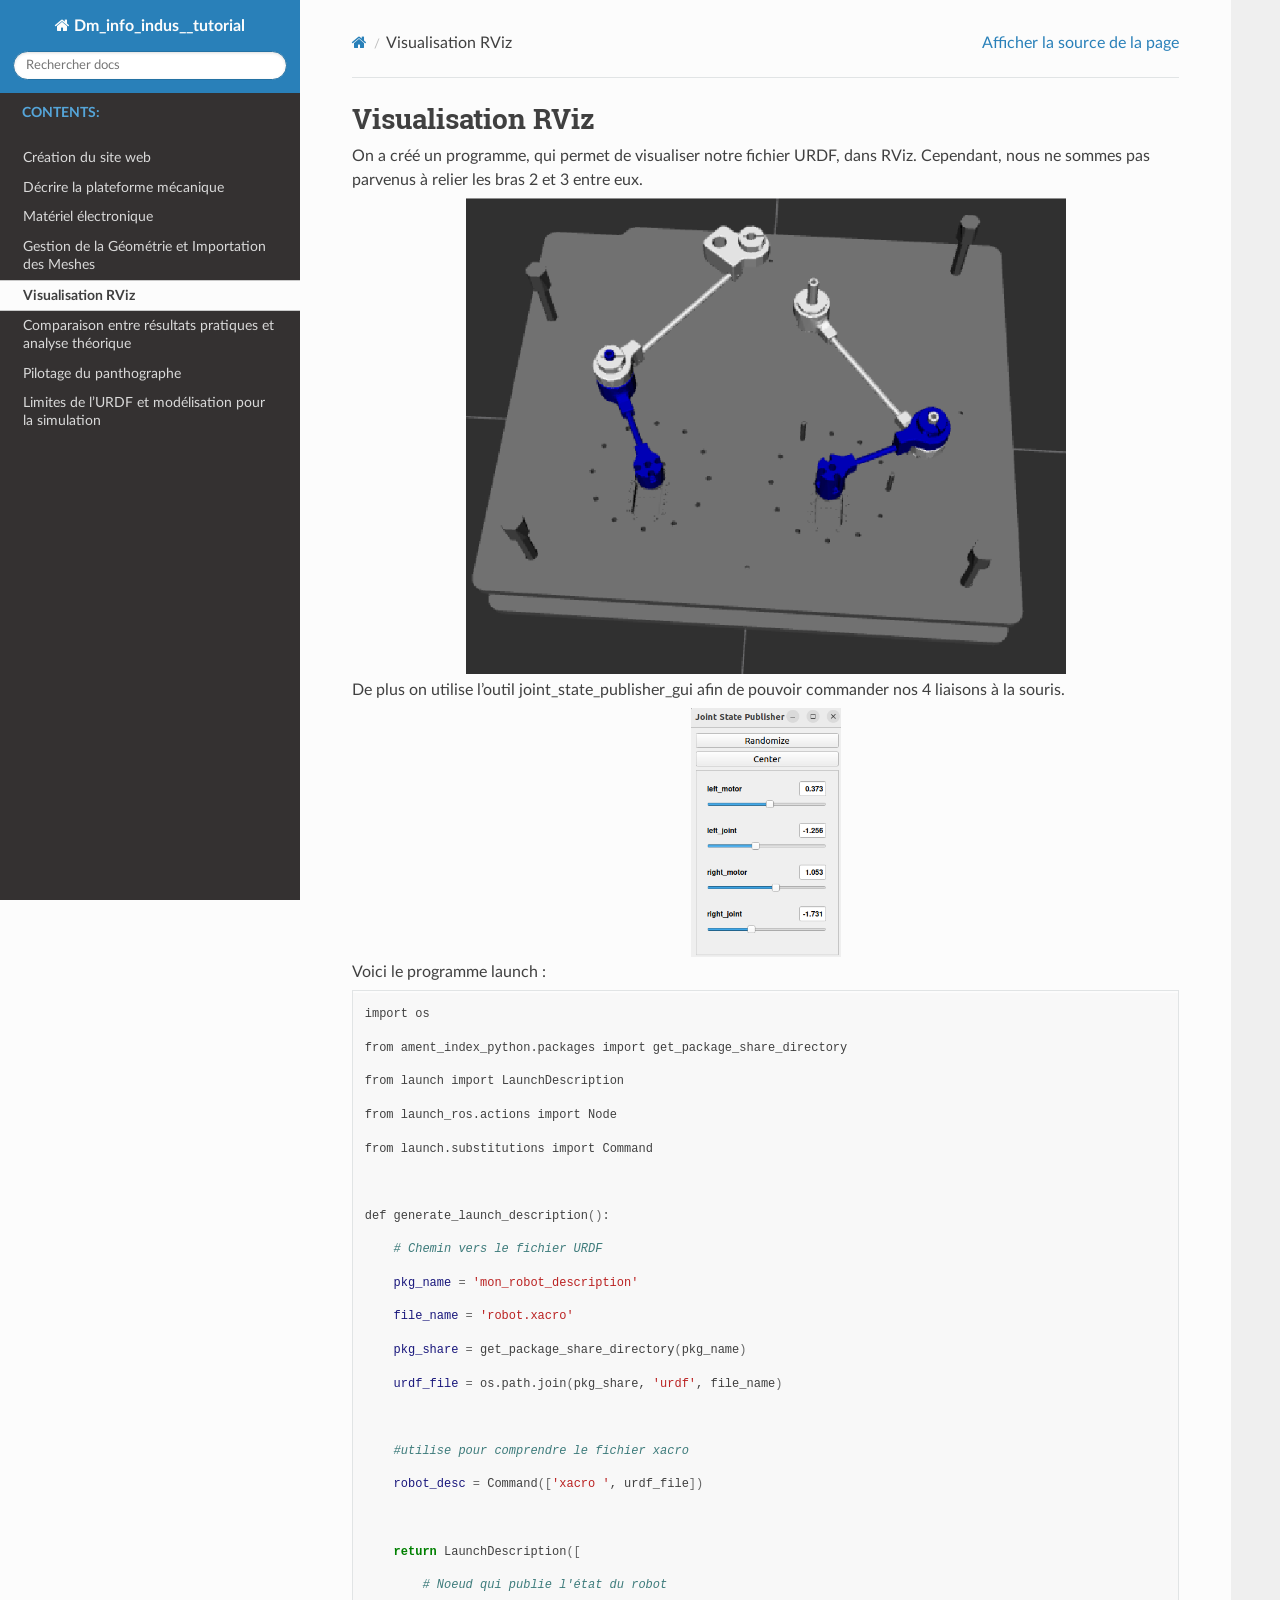
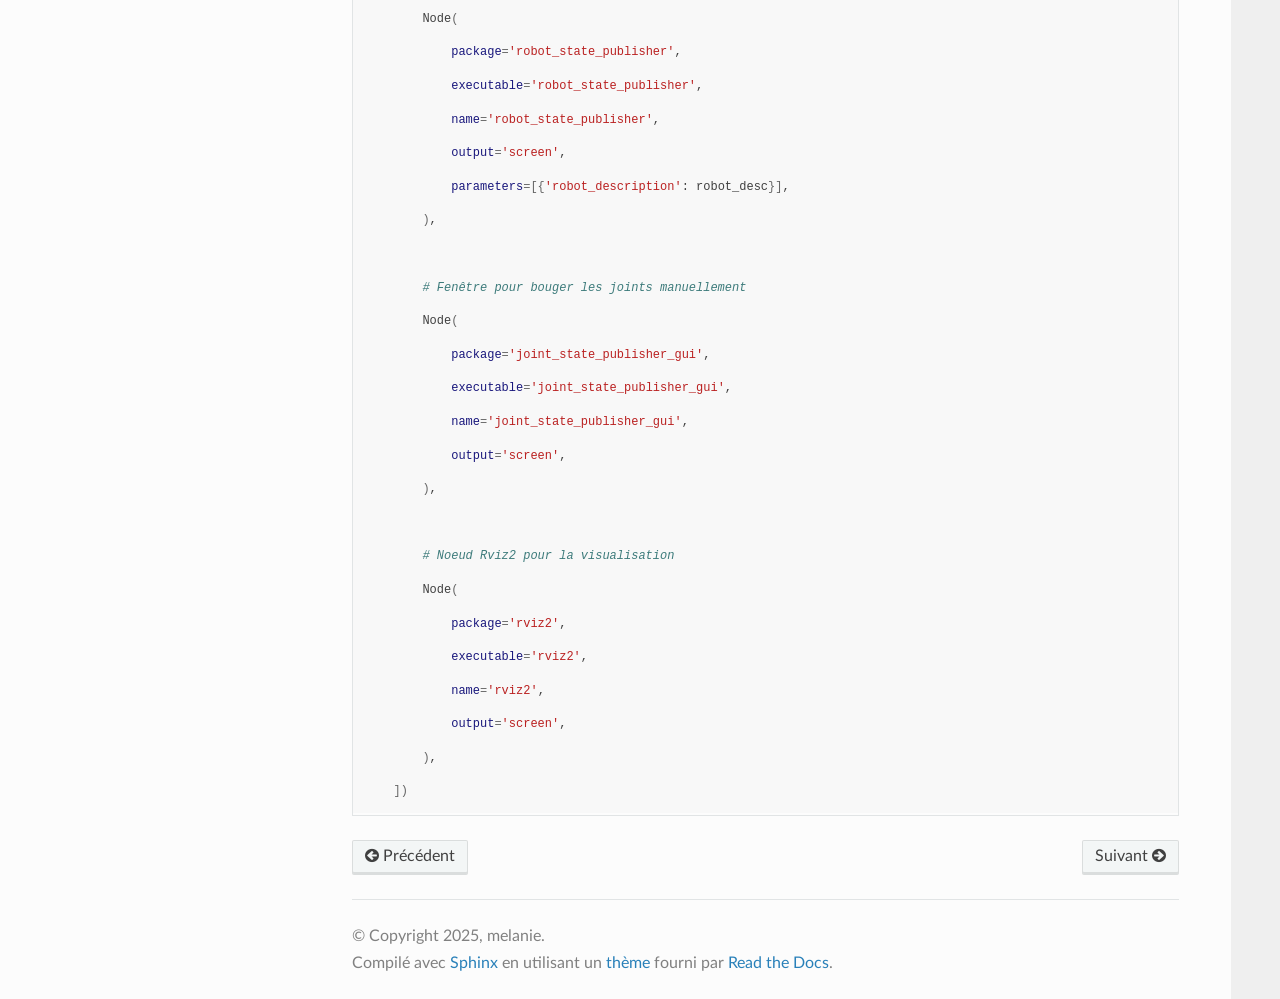
<file: 04_RViz/04_RViz.html>
<!DOCTYPE html>
<html class="writer-html5" lang="fr" data-content_root="../">
<head>
  <meta charset="utf-8" /><meta name="viewport" content="width=device-width, initial-scale=1" />

  <meta name="viewport" content="width=device-width, initial-scale=1.0" />
  <title>Visualisation RViz &mdash; Documentation Dm_info_indus__tutorial </title>
      <link rel="stylesheet" type="text/css" href="../_static/pygments.css?v=b86133f3" />
      <link rel="stylesheet" type="text/css" href="../_static/css/theme.css?v=9edc463e" />
      <link rel="stylesheet" type="text/css" href="../_static/graphviz.css?v=4ae1632d" />
      <link rel="stylesheet" type="text/css" href="../_static/copybutton.css?v=76b2166b" />
      <link rel="stylesheet" type="text/css" href="../_static/sphinx-design.min.css?v=95c83b7e" />
      <link rel="stylesheet" type="text/css" href="../_static/css/custom.css?v=44e3ebe8" />

  
      <script src="../_static/jquery.js?v=5d32c60e"></script>
      <script src="../_static/_sphinx_javascript_frameworks_compat.js?v=2cd50e6c"></script>
      <script src="../_static/documentation_options.js?v=d1a510d7"></script>
      <script src="../_static/doctools.js?v=9bcbadda"></script>
      <script src="../_static/sphinx_highlight.js?v=dc90522c"></script>
      <script src="../_static/clipboard.min.js?v=a7894cd8"></script>
      <script src="../_static/copybutton.js?v=30646c52"></script>
      <script src="../_static/translations.js?v=e6b791cb"></script>
      <script src="../_static/design-tabs.js?v=f930bc37"></script>
    <script src="../_static/js/theme.js"></script>
    <link rel="index" title="Index" href="../genindex.html" />
    <link rel="search" title="Recherche" href="../search.html" />
    <link rel="next" title="Comparaison entre résultats pratiques et analyse théorique" href="../05_resultat_theorique/05_programmation.html" />
    <link rel="prev" title="Gestion de la Géométrie et Importation des Meshes" href="../03_URDF/03_URDF.html" /> 
</head>

<body class="wy-body-for-nav"> 
  <div class="wy-grid-for-nav">
    <nav data-toggle="wy-nav-shift" class="wy-nav-side">
      <div class="wy-side-scroll">
        <div class="wy-side-nav-search" >

          
          
          <a href="../index.html" class="icon icon-home">
            Dm_info_indus__tutorial
          </a>
<div role="search">
  <form id="rtd-search-form" class="wy-form" action="../search.html" method="get">
    <input type="text" name="q" placeholder="Rechercher docs" aria-label="Rechercher docs" />
    <input type="hidden" name="check_keywords" value="yes" />
    <input type="hidden" name="area" value="default" />
  </form>
</div>
        </div><div class="wy-menu wy-menu-vertical" data-spy="affix" role="navigation" aria-label="Navigation menu">
              <p class="caption" role="heading"><span class="caption-text">Contents:</span></p>
<ul class="current">
<li class="toctree-l1"><a class="reference internal" href="../00_creation_site_web/00_site_web.html">Création du site web</a></li>
<li class="toctree-l1"><a class="reference internal" href="../01_description_des_elements_maquette/description_maquette.html">Décrire la plateforme mécanique</a></li>
<li class="toctree-l1"><a class="reference internal" href="../01_description_des_elements_maquette/materiel_electronique.html">Matériel électronique</a></li>
<li class="toctree-l1"><a class="reference internal" href="../03_URDF/03_URDF.html">Gestion de la Géométrie et Importation des Meshes</a></li>
<li class="toctree-l1 current"><a class="current reference internal" href="#">Visualisation RViz</a></li>
<li class="toctree-l1"><a class="reference internal" href="../05_resultat_theorique/05_programmation.html">Comparaison entre résultats pratiques et analyse théorique</a></li>
<li class="toctree-l1"><a class="reference internal" href="../06_ROS2/06_ROS2.html">Pilotage du panthographe</a></li>
<li class="toctree-l1"><a class="reference internal" href="../07_Gazebo/07_Gazebo.html">Limites de l’URDF et modélisation pour la simulation</a></li>
</ul>

        </div>
      </div>
    </nav>

    <section data-toggle="wy-nav-shift" class="wy-nav-content-wrap"><nav class="wy-nav-top" aria-label="Mobile navigation menu" >
          <i data-toggle="wy-nav-top" class="fa fa-bars"></i>
          <a href="../index.html">Dm_info_indus__tutorial</a>
      </nav>

      <div class="wy-nav-content">
        <div class="rst-content">
          <div role="navigation" aria-label="Page navigation">
  <ul class="wy-breadcrumbs">
      <li><a href="../index.html" class="icon icon-home" aria-label="Home"></a></li>
      <li class="breadcrumb-item active">Visualisation RViz</li>
      <li class="wy-breadcrumbs-aside">
            <a href="../_sources/04_RViz/04_RViz.rst.txt" rel="nofollow"> Afficher la source de la page</a>
      </li>
  </ul>
  <hr/>
</div>
          <div role="main" class="document" itemscope="itemscope" itemtype="http://schema.org/Article">
           <div itemprop="articleBody">
             
  <section id="visualisation-rviz">
<h1>Visualisation RViz<a class="headerlink" href="#visualisation-rviz" title="Lien vers cette rubrique"></a></h1>
<p>On a créé un programme, qui permet de visualiser notre fichier URDF, dans RViz. Cependant, nous ne sommes pas parvenus à relier les bras 2 et 3 entre eux.</p>
<figure class="align-center">
<a class="reference internal image-reference" href="../_images/RViz.png"><img alt="Branchement" src="../_images/RViz.png" style="width: 600px;" />
</a>
</figure>
<p>De plus on utilise l’outil joint_state_publisher_gui afin de pouvoir commander nos 4 liaisons à la souris.</p>
<figure class="align-center">
<a class="reference internal image-reference" href="../_images/rviz_mouse.png"><img alt="Branchement" src="../_images/rviz_mouse.png" style="width: 150px;" />
</a>
</figure>
<p>Voici le programme launch :</p>
<div class="highlight-bash notranslate"><div class="highlight"><pre><span></span>import<span class="w"> </span>os

from<span class="w"> </span>ament_index_python.packages<span class="w"> </span>import<span class="w"> </span>get_package_share_directory

from<span class="w"> </span>launch<span class="w"> </span>import<span class="w"> </span>LaunchDescription

from<span class="w"> </span>launch_ros.actions<span class="w"> </span>import<span class="w"> </span>Node

from<span class="w"> </span>launch.substitutions<span class="w"> </span>import<span class="w"> </span>Command



def<span class="w"> </span>generate_launch_description<span class="o">()</span>:

<span class="w">    </span><span class="c1"># Chemin vers le fichier URDF</span>

<span class="w">    </span><span class="nv">pkg_name</span><span class="w"> </span><span class="o">=</span><span class="w"> </span><span class="s1">&#39;mon_robot_description&#39;</span>

<span class="w">    </span><span class="nv">file_name</span><span class="w"> </span><span class="o">=</span><span class="w"> </span><span class="s1">&#39;robot.xacro&#39;</span>

<span class="w">    </span><span class="nv">pkg_share</span><span class="w"> </span><span class="o">=</span><span class="w"> </span>get_package_share_directory<span class="o">(</span>pkg_name<span class="o">)</span>

<span class="w">    </span><span class="nv">urdf_file</span><span class="w"> </span><span class="o">=</span><span class="w"> </span>os.path.join<span class="o">(</span>pkg_share,<span class="w"> </span><span class="s1">&#39;urdf&#39;</span>,<span class="w"> </span>file_name<span class="o">)</span>



<span class="w">    </span><span class="c1">#utilise pour comprendre le fichier xacro</span>

<span class="w">    </span><span class="nv">robot_desc</span><span class="w"> </span><span class="o">=</span><span class="w"> </span>Command<span class="o">([</span><span class="s1">&#39;xacro &#39;</span>,<span class="w"> </span>urdf_file<span class="o">])</span>



<span class="w">    </span><span class="k">return</span><span class="w"> </span>LaunchDescription<span class="o">([</span>

<span class="w">        </span><span class="c1"># Noeud qui publie l&#39;état du robot</span>

<span class="w">        </span>Node<span class="o">(</span>

<span class="w">            </span><span class="nv">package</span><span class="o">=</span><span class="s1">&#39;robot_state_publisher&#39;</span>,

<span class="w">            </span><span class="nv">executable</span><span class="o">=</span><span class="s1">&#39;robot_state_publisher&#39;</span>,

<span class="w">            </span><span class="nv">name</span><span class="o">=</span><span class="s1">&#39;robot_state_publisher&#39;</span>,

<span class="w">            </span><span class="nv">output</span><span class="o">=</span><span class="s1">&#39;screen&#39;</span>,

<span class="w">            </span><span class="nv">parameters</span><span class="o">=[{</span><span class="s1">&#39;robot_description&#39;</span>:<span class="w"> </span>robot_desc<span class="o">}]</span>,

<span class="w">        </span><span class="o">)</span>,



<span class="w">        </span><span class="c1"># Fenêtre pour bouger les joints manuellement</span>

<span class="w">        </span>Node<span class="o">(</span>

<span class="w">            </span><span class="nv">package</span><span class="o">=</span><span class="s1">&#39;joint_state_publisher_gui&#39;</span>,

<span class="w">            </span><span class="nv">executable</span><span class="o">=</span><span class="s1">&#39;joint_state_publisher_gui&#39;</span>,

<span class="w">            </span><span class="nv">name</span><span class="o">=</span><span class="s1">&#39;joint_state_publisher_gui&#39;</span>,

<span class="w">            </span><span class="nv">output</span><span class="o">=</span><span class="s1">&#39;screen&#39;</span>,

<span class="w">        </span><span class="o">)</span>,



<span class="w">        </span><span class="c1"># Noeud Rviz2 pour la visualisation</span>

<span class="w">        </span>Node<span class="o">(</span>

<span class="w">            </span><span class="nv">package</span><span class="o">=</span><span class="s1">&#39;rviz2&#39;</span>,

<span class="w">            </span><span class="nv">executable</span><span class="o">=</span><span class="s1">&#39;rviz2&#39;</span>,

<span class="w">            </span><span class="nv">name</span><span class="o">=</span><span class="s1">&#39;rviz2&#39;</span>,

<span class="w">            </span><span class="nv">output</span><span class="o">=</span><span class="s1">&#39;screen&#39;</span>,

<span class="w">        </span><span class="o">)</span>,

<span class="w">    </span><span class="o">])</span>
</pre></div>
</div>
</section>


           </div>
          </div>
          <footer><div class="rst-footer-buttons" role="navigation" aria-label="Pied de page">
        <a href="../03_URDF/03_URDF.html" class="btn btn-neutral float-left" title="Gestion de la Géométrie et Importation des Meshes" accesskey="p" rel="prev"><span class="fa fa-arrow-circle-left" aria-hidden="true"></span> Précédent</a>
        <a href="../05_resultat_theorique/05_programmation.html" class="btn btn-neutral float-right" title="Comparaison entre résultats pratiques et analyse théorique" accesskey="n" rel="next">Suivant <span class="fa fa-arrow-circle-right" aria-hidden="true"></span></a>
    </div>

  <hr/>

  <div role="contentinfo">
    <p>&#169; Copyright 2025, melanie.</p>
  </div>

  Compilé avec <a href="https://www.sphinx-doc.org/">Sphinx</a> en utilisant un
    <a href="https://github.com/readthedocs/sphinx_rtd_theme">thème</a>
    fourni par <a href="https://readthedocs.org">Read the Docs</a>.
   

</footer>
        </div>
      </div>
    </section>
  </div>
  <script>
      jQuery(function () {
          SphinxRtdTheme.Navigation.enable(true);
      });
  </script> 

</body>
</html>
</file>
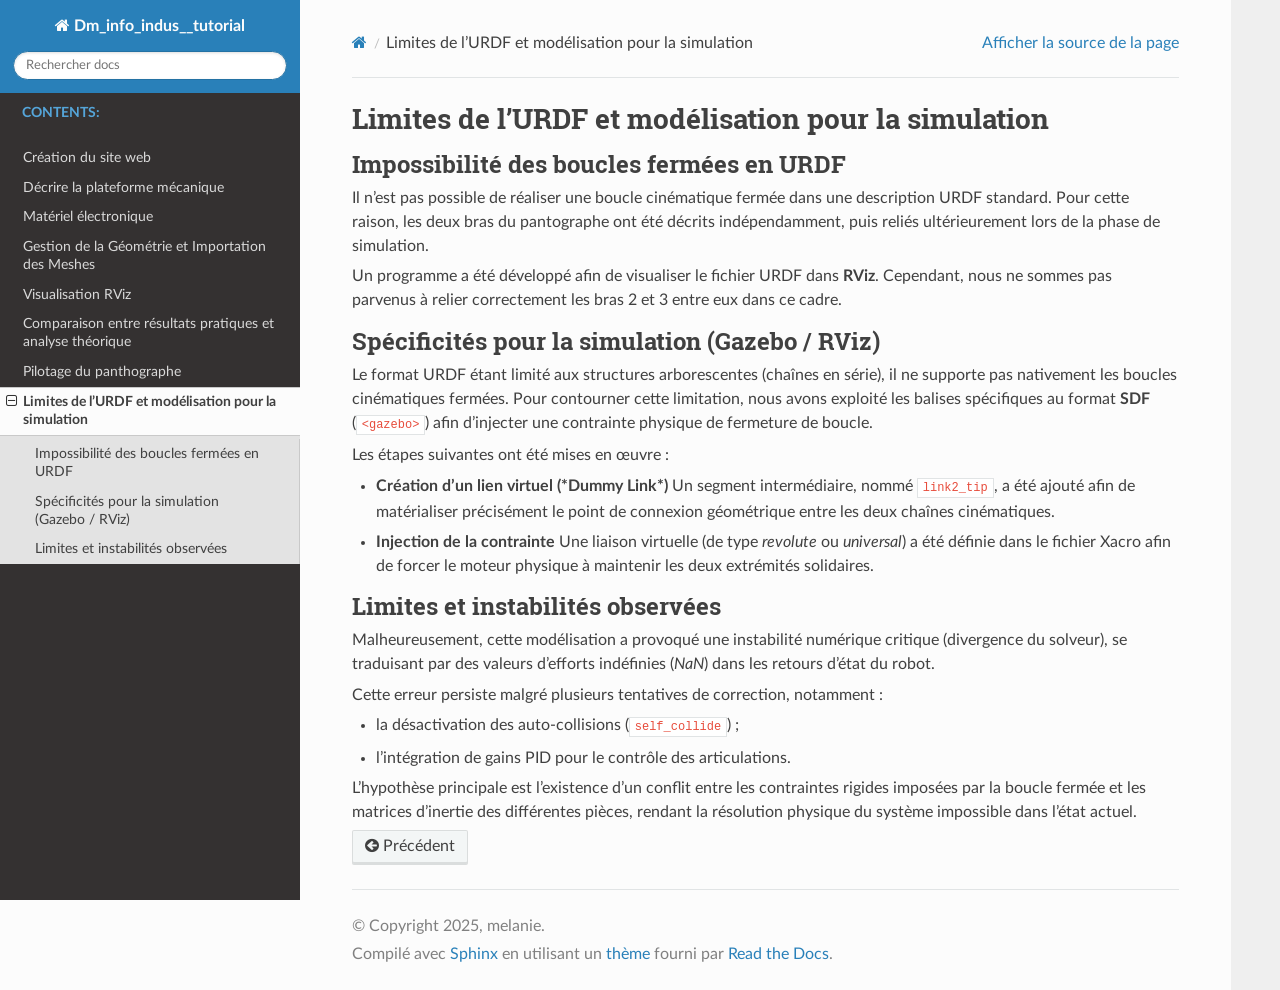
<file: 07_Gazebo/07_Gazebo.html>
<!DOCTYPE html>
<html class="writer-html5" lang="fr" data-content_root="../">
<head>
  <meta charset="utf-8" /><meta name="viewport" content="width=device-width, initial-scale=1" />

  <meta name="viewport" content="width=device-width, initial-scale=1.0" />
  <title>Limites de l’URDF et modélisation pour la simulation &mdash; Documentation Dm_info_indus__tutorial </title>
      <link rel="stylesheet" type="text/css" href="../_static/pygments.css?v=b86133f3" />
      <link rel="stylesheet" type="text/css" href="../_static/css/theme.css?v=9edc463e" />
      <link rel="stylesheet" type="text/css" href="../_static/graphviz.css?v=4ae1632d" />
      <link rel="stylesheet" type="text/css" href="../_static/copybutton.css?v=76b2166b" />
      <link rel="stylesheet" type="text/css" href="../_static/sphinx-design.min.css?v=95c83b7e" />
      <link rel="stylesheet" type="text/css" href="../_static/css/custom.css?v=44e3ebe8" />

  
      <script src="../_static/jquery.js?v=5d32c60e"></script>
      <script src="../_static/_sphinx_javascript_frameworks_compat.js?v=2cd50e6c"></script>
      <script src="../_static/documentation_options.js?v=d1a510d7"></script>
      <script src="../_static/doctools.js?v=9bcbadda"></script>
      <script src="../_static/sphinx_highlight.js?v=dc90522c"></script>
      <script src="../_static/clipboard.min.js?v=a7894cd8"></script>
      <script src="../_static/copybutton.js?v=30646c52"></script>
      <script src="../_static/translations.js?v=e6b791cb"></script>
      <script src="../_static/design-tabs.js?v=f930bc37"></script>
    <script src="../_static/js/theme.js"></script>
    <link rel="index" title="Index" href="../genindex.html" />
    <link rel="search" title="Recherche" href="../search.html" />
    <link rel="prev" title="Pilotage du panthographe" href="../06_ROS2/06_ROS2.html" /> 
</head>

<body class="wy-body-for-nav"> 
  <div class="wy-grid-for-nav">
    <nav data-toggle="wy-nav-shift" class="wy-nav-side">
      <div class="wy-side-scroll">
        <div class="wy-side-nav-search" >

          
          
          <a href="../index.html" class="icon icon-home">
            Dm_info_indus__tutorial
          </a>
<div role="search">
  <form id="rtd-search-form" class="wy-form" action="../search.html" method="get">
    <input type="text" name="q" placeholder="Rechercher docs" aria-label="Rechercher docs" />
    <input type="hidden" name="check_keywords" value="yes" />
    <input type="hidden" name="area" value="default" />
  </form>
</div>
        </div><div class="wy-menu wy-menu-vertical" data-spy="affix" role="navigation" aria-label="Navigation menu">
              <p class="caption" role="heading"><span class="caption-text">Contents:</span></p>
<ul class="current">
<li class="toctree-l1"><a class="reference internal" href="../00_creation_site_web/00_site_web.html">Création du site web</a></li>
<li class="toctree-l1"><a class="reference internal" href="../01_description_des_elements_maquette/description_maquette.html">Décrire la plateforme mécanique</a></li>
<li class="toctree-l1"><a class="reference internal" href="../01_description_des_elements_maquette/materiel_electronique.html">Matériel électronique</a></li>
<li class="toctree-l1"><a class="reference internal" href="../03_URDF/03_URDF.html">Gestion de la Géométrie et Importation des Meshes</a></li>
<li class="toctree-l1"><a class="reference internal" href="../04_RViz/04_RViz.html">Visualisation RViz</a></li>
<li class="toctree-l1"><a class="reference internal" href="../05_resultat_theorique/05_programmation.html">Comparaison entre résultats pratiques et analyse théorique</a></li>
<li class="toctree-l1"><a class="reference internal" href="../06_ROS2/06_ROS2.html">Pilotage du panthographe</a></li>
<li class="toctree-l1 current"><a class="current reference internal" href="#">Limites de l’URDF et modélisation pour la simulation</a><ul>
<li class="toctree-l2"><a class="reference internal" href="#impossibilite-des-boucles-fermees-en-urdf">Impossibilité des boucles fermées en URDF</a></li>
<li class="toctree-l2"><a class="reference internal" href="#specificites-pour-la-simulation-gazebo-rviz">Spécificités pour la simulation (Gazebo / RViz)</a></li>
<li class="toctree-l2"><a class="reference internal" href="#limites-et-instabilites-observees">Limites et instabilités observées</a></li>
</ul>
</li>
</ul>

        </div>
      </div>
    </nav>

    <section data-toggle="wy-nav-shift" class="wy-nav-content-wrap"><nav class="wy-nav-top" aria-label="Mobile navigation menu" >
          <i data-toggle="wy-nav-top" class="fa fa-bars"></i>
          <a href="../index.html">Dm_info_indus__tutorial</a>
      </nav>

      <div class="wy-nav-content">
        <div class="rst-content">
          <div role="navigation" aria-label="Page navigation">
  <ul class="wy-breadcrumbs">
      <li><a href="../index.html" class="icon icon-home" aria-label="Home"></a></li>
      <li class="breadcrumb-item active">Limites de l’URDF et modélisation pour la simulation</li>
      <li class="wy-breadcrumbs-aside">
            <a href="../_sources/07_Gazebo/07_Gazebo.rst.txt" rel="nofollow"> Afficher la source de la page</a>
      </li>
  </ul>
  <hr/>
</div>
          <div role="main" class="document" itemscope="itemscope" itemtype="http://schema.org/Article">
           <div itemprop="articleBody">
             
  <section id="limites-de-lurdf-et-modelisation-pour-la-simulation">
<h1>Limites de l’URDF et modélisation pour la simulation<a class="headerlink" href="#limites-de-lurdf-et-modelisation-pour-la-simulation" title="Lien vers cette rubrique"></a></h1>
<section id="impossibilite-des-boucles-fermees-en-urdf">
<h2>Impossibilité des boucles fermées en URDF<a class="headerlink" href="#impossibilite-des-boucles-fermees-en-urdf" title="Lien vers cette rubrique"></a></h2>
<p>Il n’est pas possible de réaliser une boucle cinématique fermée dans une description
URDF standard.
Pour cette raison, les deux bras du pantographe ont été décrits indépendamment, puis
reliés ultérieurement lors de la phase de simulation.</p>
<p>Un programme a été développé afin de visualiser le fichier URDF dans <strong>RViz</strong>.
Cependant, nous ne sommes pas parvenus à relier correctement les bras 2 et 3 entre eux
dans ce cadre.</p>
</section>
<section id="specificites-pour-la-simulation-gazebo-rviz">
<h2>Spécificités pour la simulation (Gazebo / RViz)<a class="headerlink" href="#specificites-pour-la-simulation-gazebo-rviz" title="Lien vers cette rubrique"></a></h2>
<p>Le format URDF étant limité aux structures arborescentes (chaînes en série), il ne
supporte pas nativement les boucles cinématiques fermées.
Pour contourner cette limitation, nous avons exploité les balises spécifiques au format
<strong>SDF</strong> (<code class="docutils literal notranslate"><span class="pre">&lt;gazebo&gt;</span></code>) afin d’injecter une contrainte physique de fermeture de boucle.</p>
<p>Les étapes suivantes ont été mises en œuvre :</p>
<ul class="simple">
<li><p><strong>Création d’un lien virtuel (*Dummy Link*)</strong>
Un segment intermédiaire, nommé <code class="docutils literal notranslate"><span class="pre">link2_tip</span></code>, a été ajouté afin de matérialiser
précisément le point de connexion géométrique entre les deux chaînes cinématiques.</p></li>
<li><p><strong>Injection de la contrainte</strong>
Une liaison virtuelle (de type <em>revolute</em> ou <em>universal</em>) a été définie dans le fichier
Xacro afin de forcer le moteur physique à maintenir les deux extrémités solidaires.</p></li>
</ul>
</section>
<section id="limites-et-instabilites-observees">
<h2>Limites et instabilités observées<a class="headerlink" href="#limites-et-instabilites-observees" title="Lien vers cette rubrique"></a></h2>
<p>Malheureusement, cette modélisation a provoqué une instabilité numérique critique
(divergence du solveur), se traduisant par des valeurs d’efforts indéfinies (<em>NaN</em>) dans
les retours d’état du robot.</p>
<p>Cette erreur persiste malgré plusieurs tentatives de correction, notamment :</p>
<ul class="simple">
<li><p>la désactivation des auto-collisions (<code class="docutils literal notranslate"><span class="pre">self_collide</span></code>) ;</p></li>
<li><p>l’intégration de gains PID pour le contrôle des articulations.</p></li>
</ul>
<p>L’hypothèse principale est l’existence d’un conflit entre les contraintes rigides imposées
par la boucle fermée et les matrices d’inertie des différentes pièces, rendant la
résolution physique du système impossible dans l’état actuel.</p>
</section>
</section>


           </div>
          </div>
          <footer><div class="rst-footer-buttons" role="navigation" aria-label="Pied de page">
        <a href="../06_ROS2/06_ROS2.html" class="btn btn-neutral float-left" title="Pilotage du panthographe" accesskey="p" rel="prev"><span class="fa fa-arrow-circle-left" aria-hidden="true"></span> Précédent</a>
    </div>

  <hr/>

  <div role="contentinfo">
    <p>&#169; Copyright 2025, melanie.</p>
  </div>

  Compilé avec <a href="https://www.sphinx-doc.org/">Sphinx</a> en utilisant un
    <a href="https://github.com/readthedocs/sphinx_rtd_theme">thème</a>
    fourni par <a href="https://readthedocs.org">Read the Docs</a>.
   

</footer>
        </div>
      </div>
    </section>
  </div>
  <script>
      jQuery(function () {
          SphinxRtdTheme.Navigation.enable(true);
      });
  </script> 

</body>
</html>
</file>
<file: _static/pygments.css>
pre { line-height: 125%; }
td.linenos .normal { color: inherit; background-color: transparent; padding-left: 5px; padding-right: 5px; }
span.linenos { color: inherit; background-color: transparent; padding-left: 5px; padding-right: 5px; }
td.linenos .special { color: #000000; background-color: #ffffc0; padding-left: 5px; padding-right: 5px; }
span.linenos.special { color: #000000; background-color: #ffffc0; padding-left: 5px; padding-right: 5px; }
.highlight .hll { background-color: #ffffcc }
.highlight { background: #f8f8f8; }
.highlight .c { color: #3D7B7B; font-style: italic } /* Comment */
.highlight .err { border: 1px solid #F00 } /* Error */
.highlight .k { color: #008000; font-weight: bold } /* Keyword */
.highlight .o { color: #666 } /* Operator */
.highlight .ch { color: #3D7B7B; font-style: italic } /* Comment.Hashbang */
.highlight .cm { color: #3D7B7B; font-style: italic } /* Comment.Multiline */
.highlight .cp { color: #9C6500 } /* Comment.Preproc */
.highlight .cpf { color: #3D7B7B; font-style: italic } /* Comment.PreprocFile */
.highlight .c1 { color: #3D7B7B; font-style: italic } /* Comment.Single */
.highlight .cs { color: #3D7B7B; font-style: italic } /* Comment.Special */
.highlight .gd { color: #A00000 } /* Generic.Deleted */
.highlight .ge { font-style: italic } /* Generic.Emph */
.highlight .ges { font-weight: bold; font-style: italic } /* Generic.EmphStrong */
.highlight .gr { color: #E40000 } /* Generic.Error */
.highlight .gh { color: #000080; font-weight: bold } /* Generic.Heading */
.highlight .gi { color: #008400 } /* Generic.Inserted */
.highlight .go { color: #717171 } /* Generic.Output */
.highlight .gp { color: #000080; font-weight: bold } /* Generic.Prompt */
.highlight .gs { font-weight: bold } /* Generic.Strong */
.highlight .gu { color: #800080; font-weight: bold } /* Generic.Subheading */
.highlight .gt { color: #04D } /* Generic.Traceback */
.highlight .kc { color: #008000; font-weight: bold } /* Keyword.Constant */
.highlight .kd { color: #008000; font-weight: bold } /* Keyword.Declaration */
.highlight .kn { color: #008000; font-weight: bold } /* Keyword.Namespace */
.highlight .kp { color: #008000 } /* Keyword.Pseudo */
.highlight .kr { color: #008000; font-weight: bold } /* Keyword.Reserved */
.highlight .kt { color: #B00040 } /* Keyword.Type */
.highlight .m { color: #666 } /* Literal.Number */
.highlight .s { color: #BA2121 } /* Literal.String */
.highlight .na { color: #687822 } /* Name.Attribute */
.highlight .nb { color: #008000 } /* Name.Builtin */
.highlight .nc { color: #00F; font-weight: bold } /* Name.Class */
.highlight .no { color: #800 } /* Name.Constant */
.highlight .nd { color: #A2F } /* Name.Decorator */
.highlight .ni { color: #717171; font-weight: bold } /* Name.Entity */
.highlight .ne { color: #CB3F38; font-weight: bold } /* Name.Exception */
.highlight .nf { color: #00F } /* Name.Function */
.highlight .nl { color: #767600 } /* Name.Label */
.highlight .nn { color: #00F; font-weight: bold } /* Name.Namespace */
.highlight .nt { color: #008000; font-weight: bold } /* Name.Tag */
.highlight .nv { color: #19177C } /* Name.Variable */
.highlight .ow { color: #A2F; font-weight: bold } /* Operator.Word */
.highlight .w { color: #BBB } /* Text.Whitespace */
.highlight .mb { color: #666 } /* Literal.Number.Bin */
.highlight .mf { color: #666 } /* Literal.Number.Float */
.highlight .mh { color: #666 } /* Literal.Number.Hex */
.highlight .mi { color: #666 } /* Literal.Number.Integer */
.highlight .mo { color: #666 } /* Literal.Number.Oct */
.highlight .sa { color: #BA2121 } /* Literal.String.Affix */
.highlight .sb { color: #BA2121 } /* Literal.String.Backtick */
.highlight .sc { color: #BA2121 } /* Literal.String.Char */
.highlight .dl { color: #BA2121 } /* Literal.String.Delimiter */
.highlight .sd { color: #BA2121; font-style: italic } /* Literal.String.Doc */
.highlight .s2 { color: #BA2121 } /* Literal.String.Double */
.highlight .se { color: #AA5D1F; font-weight: bold } /* Literal.String.Escape */
.highlight .sh { color: #BA2121 } /* Literal.String.Heredoc */
.highlight .si { color: #A45A77; font-weight: bold } /* Literal.String.Interpol */
.highlight .sx { color: #008000 } /* Literal.String.Other */
.highlight .sr { color: #A45A77 } /* Literal.String.Regex */
.highlight .s1 { color: #BA2121 } /* Literal.String.Single */
.highlight .ss { color: #19177C } /* Literal.String.Symbol */
.highlight .bp { color: #008000 } /* Name.Builtin.Pseudo */
.highlight .fm { color: #00F } /* Name.Function.Magic */
.highlight .vc { color: #19177C } /* Name.Variable.Class */
.highlight .vg { color: #19177C } /* Name.Variable.Global */
.highlight .vi { color: #19177C } /* Name.Variable.Instance */
.highlight .vm { color: #19177C } /* Name.Variable.Magic */
.highlight .il { color: #666 } /* Literal.Number.Integer.Long */
</file>
<file: _static/css/theme.css>
html{box-sizing:border-box}*,:after,:before{box-sizing:inherit}article,aside,details,figcaption,figure,footer,header,hgroup,nav,section{display:block}audio,canvas,video{display:inline-block;*display:inline;*zoom:1}[hidden],audio:not([controls]){display:none}*{-webkit-box-sizing:border-box;-moz-box-sizing:border-box;box-sizing:border-box}html{font-size:100%;-webkit-text-size-adjust:100%;-ms-text-size-adjust:100%}body{margin:0}a:active,a:hover{outline:0}abbr[title]{border-bottom:1px dotted}b,strong{font-weight:700}blockquote{margin:0}dfn{font-style:italic}ins{background:#ff9;text-decoration:none}ins,mark{color:#000}mark{background:#ff0;font-style:italic;font-weight:700}.rst-content code,.rst-content tt,code,kbd,pre,samp{font-family:monospace,serif;_font-family:courier new,monospace;font-size:1em}pre{white-space:pre}q{quotes:none}q:after,q:before{content:"";content:none}small{font-size:85%}sub,sup{font-size:75%;line-height:0;position:relative;vertical-align:baseline}sup{top:-.5em}sub{bottom:-.25em}dl,ol,ul{margin:0;padding:0;list-style:none;list-style-image:none}li{list-style:none}dd{margin:0}img{border:0;-ms-interpolation-mode:bicubic;vertical-align:middle;max-width:100%}svg:not(:root){overflow:hidden}figure,form{margin:0}label{cursor:pointer}button,input,select,textarea{font-size:100%;margin:0;vertical-align:baseline;*vertical-align:middle}button,input{line-height:normal}button,input[type=button],input[type=reset],input[type=submit]{cursor:pointer;-webkit-appearance:button;*overflow:visible}button[disabled],input[disabled]{cursor:default}input[type=search]{-webkit-appearance:textfield;-moz-box-sizing:content-box;-webkit-box-sizing:content-box;box-sizing:content-box}textarea{resize:vertical}table{border-collapse:collapse;border-spacing:0}td{vertical-align:top}.chromeframe{margin:.2em 0;background:#ccc;color:#000;padding:.2em 0}.ir{display:block;border:0;text-indent:-999em;overflow:hidden;background-color:transparent;background-repeat:no-repeat;text-align:left;direction:ltr;*line-height:0}.ir br{display:none}.hidden{display:none!important;visibility:hidden}.visuallyhidden{border:0;clip:rect(0 0 0 0);height:1px;margin:-1px;overflow:hidden;padding:0;position:absolute;width:1px}.visuallyhidden.focusable:active,.visuallyhidden.focusable:focus{clip:auto;height:auto;margin:0;overflow:visible;position:static;width:auto}.invisible{visibility:hidden}.relative{position:relative}big,small{font-size:100%}@media print{body,html,section{background:none!important}*{box-shadow:none!important;text-shadow:none!important;filter:none!important;-ms-filter:none!important}a,a:visited{text-decoration:underline}.ir a:after,a[href^="#"]:after,a[href^="javascript:"]:after{content:""}blockquote,pre{page-break-inside:avoid}thead{display:table-header-group}img,tr{page-break-inside:avoid}img{max-width:100%!important}@page{margin:.5cm}.rst-content .toctree-wrapper>p.caption,h2,h3,p{orphans:3;widows:3}.rst-content .toctree-wrapper>p.caption,h2,h3{page-break-after:avoid}}.btn,.fa:before,.icon:before,.rst-content .admonition,.rst-content .admonition-title:before,.rst-content .admonition-todo,.rst-content .attention,.rst-content .caution,.rst-content .code-block-caption .headerlink:before,.rst-content .danger,.rst-content .eqno .headerlink:before,.rst-content .error,.rst-content .hint,.rst-content .important,.rst-content .note,.rst-content .seealso,.rst-content .tip,.rst-content .warning,.rst-content code.download span:first-child:before,.rst-content dl dt .headerlink:before,.rst-content h1 .headerlink:before,.rst-content h2 .headerlink:before,.rst-content h3 .headerlink:before,.rst-content h4 .headerlink:before,.rst-content h5 .headerlink:before,.rst-content h6 .headerlink:before,.rst-content p.caption .headerlink:before,.rst-content p .headerlink:before,.rst-content table>caption .headerlink:before,.rst-content tt.download span:first-child:before,.wy-alert,.wy-dropdown .caret:before,.wy-inline-validate.wy-inline-validate-danger .wy-input-context:before,.wy-inline-validate.wy-inline-validate-info .wy-input-context:before,.wy-inline-validate.wy-inline-validate-success .wy-input-context:before,.wy-inline-validate.wy-inline-validate-warning .wy-input-context:before,.wy-menu-vertical li.current>a button.toctree-expand:before,.wy-menu-vertical li.on a button.toctree-expand:before,.wy-menu-vertical li button.toctree-expand:before,input[type=color],input[type=date],input[type=datetime-local],input[type=datetime],input[type=email],input[type=month],input[type=number],input[type=password],input[type=search],input[type=tel],input[type=text],input[type=time],input[type=url],input[type=week],select,textarea{-webkit-font-smoothing:antialiased}.clearfix{*zoom:1}.clearfix:after,.clearfix:before{display:table;content:""}.clearfix:after{clear:both}/*!
 *  Font Awesome 4.7.0 by @davegandy - http://fontawesome.io - @fontawesome
 *  License - http://fontawesome.io/license (Font: SIL OFL 1.1, CSS: MIT License)
 */@font-face{font-family:FontAwesome;src:url(fonts/fontawesome-webfont.eot?674f50d287a8c48dc19ba404d20fe713);src:url(fonts/fontawesome-webfont.eot?674f50d287a8c48dc19ba404d20fe713?#iefix&v=4.7.0) format("embedded-opentype"),url(fonts/fontawesome-webfont.woff2?af7ae505a9eed503f8b8e6982036873e) format("woff2"),url(fonts/fontawesome-webfont.woff?fee66e712a8a08eef5805a46892932ad) format("woff"),url(fonts/fontawesome-webfont.ttf?b06871f281fee6b241d60582ae9369b9) format("truetype"),url(fonts/fontawesome-webfont.svg?912ec66d7572ff821749319396470bde#fontawesomeregular) format("svg");font-weight:400;font-style:normal}.fa,.icon,.rst-content .admonition-title,.rst-content .code-block-caption .headerlink,.rst-content .eqno .headerlink,.rst-content code.download span:first-child,.rst-content dl dt .headerlink,.rst-content h1 .headerlink,.rst-content h2 .headerlink,.rst-content h3 .headerlink,.rst-content h4 .headerlink,.rst-content h5 .headerlink,.rst-content h6 .headerlink,.rst-content p.caption .headerlink,.rst-content p .headerlink,.rst-content table>caption .headerlink,.rst-content tt.download span:first-child,.wy-menu-vertical li.current>a button.toctree-expand,.wy-menu-vertical li.on a button.toctree-expand,.wy-menu-vertical li button.toctree-expand{display:inline-block;font:normal normal normal 14px/1 FontAwesome;font-size:inherit;text-rendering:auto;-webkit-font-smoothing:antialiased;-moz-osx-font-smoothing:grayscale}.fa-lg{font-size:1.33333em;line-height:.75em;vertical-align:-15%}.fa-2x{font-size:2em}.fa-3x{font-size:3em}.fa-4x{font-size:4em}.fa-5x{font-size:5em}.fa-fw{width:1.28571em;text-align:center}.fa-ul{padding-left:0;margin-left:2.14286em;list-style-type:none}.fa-ul>li{position:relative}.fa-li{position:absolute;left:-2.14286em;width:2.14286em;top:.14286em;text-align:center}.fa-li.fa-lg{left:-1.85714em}.fa-border{padding:.2em .25em .15em;border:.08em solid #eee;border-radius:.1em}.fa-pull-left{float:left}.fa-pull-right{float:right}.fa-pull-left.icon,.fa.fa-pull-left,.rst-content .code-block-caption .fa-pull-left.headerlink,.rst-content .eqno .fa-pull-left.headerlink,.rst-content .fa-pull-left.admonition-title,.rst-content code.download span.fa-pull-left:first-child,.rst-content dl dt .fa-pull-left.headerlink,.rst-content h1 .fa-pull-left.headerlink,.rst-content h2 .fa-pull-left.headerlink,.rst-content h3 .fa-pull-left.headerlink,.rst-content h4 .fa-pull-left.headerlink,.rst-content h5 .fa-pull-left.headerlink,.rst-content h6 .fa-pull-left.headerlink,.rst-content p .fa-pull-left.headerlink,.rst-content table>caption .fa-pull-left.headerlink,.rst-content tt.download span.fa-pull-left:first-child,.wy-menu-vertical li.current>a button.fa-pull-left.toctree-expand,.wy-menu-vertical li.on a button.fa-pull-left.toctree-expand,.wy-menu-vertical li button.fa-pull-left.toctree-expand{margin-right:.3em}.fa-pull-right.icon,.fa.fa-pull-right,.rst-content .code-block-caption .fa-pull-right.headerlink,.rst-content .eqno .fa-pull-right.headerlink,.rst-content .fa-pull-right.admonition-title,.rst-content code.download span.fa-pull-right:first-child,.rst-content dl dt .fa-pull-right.headerlink,.rst-content h1 .fa-pull-right.headerlink,.rst-content h2 .fa-pull-right.headerlink,.rst-content h3 .fa-pull-right.headerlink,.rst-content h4 .fa-pull-right.headerlink,.rst-content h5 .fa-pull-right.headerlink,.rst-content h6 .fa-pull-right.headerlink,.rst-content p .fa-pull-right.headerlink,.rst-content table>caption .fa-pull-right.headerlink,.rst-content tt.download span.fa-pull-right:first-child,.wy-menu-vertical li.current>a button.fa-pull-right.toctree-expand,.wy-menu-vertical li.on a button.fa-pull-right.toctree-expand,.wy-menu-vertical li button.fa-pull-right.toctree-expand{margin-left:.3em}.pull-right{float:right}.pull-left{float:left}.fa.pull-left,.pull-left.icon,.rst-content .code-block-caption .pull-left.headerlink,.rst-content .eqno .pull-left.headerlink,.rst-content .pull-left.admonition-title,.rst-content code.download span.pull-left:first-child,.rst-content dl dt .pull-left.headerlink,.rst-content h1 .pull-left.headerlink,.rst-content h2 .pull-left.headerlink,.rst-content h3 .pull-left.headerlink,.rst-content h4 .pull-left.headerlink,.rst-content h5 .pull-left.headerlink,.rst-content h6 .pull-left.headerlink,.rst-content p .pull-left.headerlink,.rst-content table>caption .pull-left.headerlink,.rst-content tt.download span.pull-left:first-child,.wy-menu-vertical li.current>a button.pull-left.toctree-expand,.wy-menu-vertical li.on a button.pull-left.toctree-expand,.wy-menu-vertical li button.pull-left.toctree-expand{margin-right:.3em}.fa.pull-right,.pull-right.icon,.rst-content .code-block-caption .pull-right.headerlink,.rst-content .eqno .pull-right.headerlink,.rst-content .pull-right.admonition-title,.rst-content code.download span.pull-right:first-child,.rst-content dl dt .pull-right.headerlink,.rst-content h1 .pull-right.headerlink,.rst-content h2 .pull-right.headerlink,.rst-content h3 .pull-right.headerlink,.rst-content h4 .pull-right.headerlink,.rst-content h5 .pull-right.headerlink,.rst-content h6 .pull-right.headerlink,.rst-content p .pull-right.headerlink,.rst-content table>caption .pull-right.headerlink,.rst-content tt.download span.pull-right:first-child,.wy-menu-vertical li.current>a button.pull-right.toctree-expand,.wy-menu-vertical li.on a button.pull-right.toctree-expand,.wy-menu-vertical li button.pull-right.toctree-expand{margin-left:.3em}.fa-spin{-webkit-animation:fa-spin 2s linear infinite;animation:fa-spin 2s linear infinite}.fa-pulse{-webkit-animation:fa-spin 1s steps(8) infinite;animation:fa-spin 1s steps(8) infinite}@-webkit-keyframes fa-spin{0%{-webkit-transform:rotate(0deg);transform:rotate(0deg)}to{-webkit-transform:rotate(359deg);transform:rotate(359deg)}}@keyframes fa-spin{0%{-webkit-transform:rotate(0deg);transform:rotate(0deg)}to{-webkit-transform:rotate(359deg);transform:rotate(359deg)}}.fa-rotate-90{-ms-filter:"progid:DXImageTransform.Microsoft.BasicImage(rotation=1)";-webkit-transform:rotate(90deg);-ms-transform:rotate(90deg);transform:rotate(90deg)}.fa-rotate-180{-ms-filter:"progid:DXImageTransform.Microsoft.BasicImage(rotation=2)";-webkit-transform:rotate(180deg);-ms-transform:rotate(180deg);transform:rotate(180deg)}.fa-rotate-270{-ms-filter:"progid:DXImageTransform.Microsoft.BasicImage(rotation=3)";-webkit-transform:rotate(270deg);-ms-transform:rotate(270deg);transform:rotate(270deg)}.fa-flip-horizontal{-ms-filter:"progid:DXImageTransform.Microsoft.BasicImage(rotation=0, mirror=1)";-webkit-transform:scaleX(-1);-ms-transform:scaleX(-1);transform:scaleX(-1)}.fa-flip-vertical{-ms-filter:"progid:DXImageTransform.Microsoft.BasicImage(rotation=2, mirror=1)";-webkit-transform:scaleY(-1);-ms-transform:scaleY(-1);transform:scaleY(-1)}:root .fa-flip-horizontal,:root .fa-flip-vertical,:root .fa-rotate-90,:root .fa-rotate-180,:root .fa-rotate-270{filter:none}.fa-stack{position:relative;display:inline-block;width:2em;height:2em;line-height:2em;vertical-align:middle}.fa-stack-1x,.fa-stack-2x{position:absolute;left:0;width:100%;text-align:center}.fa-stack-1x{line-height:inherit}.fa-stack-2x{font-size:2em}.fa-inverse{color:#fff}.fa-glass:before{content:""}.fa-music:before{content:""}.fa-search:before,.icon-search:before{content:""}.fa-envelope-o:before{content:""}.fa-heart:before{content:""}.fa-star:before{content:""}.fa-star-o:before{content:""}.fa-user:before{content:""}.fa-film:before{content:""}.fa-th-large:before{content:""}.fa-th:before{content:""}.fa-th-list:before{content:""}.fa-check:before{content:""}.fa-close:before,.fa-remove:before,.fa-times:before{content:""}.fa-search-plus:before{content:""}.fa-search-minus:before{content:""}.fa-power-off:before{content:""}.fa-signal:before{content:""}.fa-cog:before,.fa-gear:before{content:""}.fa-trash-o:before{content:""}.fa-home:before,.icon-home:before{content:""}.fa-file-o:before{content:""}.fa-clock-o:before{content:""}.fa-road:before{content:""}.fa-download:before,.rst-content code.download span:first-child:before,.rst-content tt.download span:first-child:before{content:""}.fa-arrow-circle-o-down:before{content:""}.fa-arrow-circle-o-up:before{content:""}.fa-inbox:before{content:""}.fa-play-circle-o:before{content:""}.fa-repeat:before,.fa-rotate-right:before{content:""}.fa-refresh:before{content:""}.fa-list-alt:before{content:""}.fa-lock:before{content:""}.fa-flag:before{content:""}.fa-headphones:before{content:""}.fa-volume-off:before{content:""}.fa-volume-down:before{content:""}.fa-volume-up:before{content:""}.fa-qrcode:before{content:""}.fa-barcode:before{content:""}.fa-tag:before{content:""}.fa-tags:before{content:""}.fa-book:before,.icon-book:before{content:""}.fa-bookmark:before{content:""}.fa-print:before{content:""}.fa-camera:before{content:""}.fa-font:before{content:""}.fa-bold:before{content:""}.fa-italic:before{content:""}.fa-text-height:before{content:""}.fa-text-width:before{content:""}.fa-align-left:before{content:""}.fa-align-center:before{content:""}.fa-align-right:before{content:""}.fa-align-justify:before{content:""}.fa-list:before{content:""}.fa-dedent:before,.fa-outdent:before{content:""}.fa-indent:before{content:""}.fa-video-camera:before{content:""}.fa-image:before,.fa-photo:before,.fa-picture-o:before{content:""}.fa-pencil:before{content:""}.fa-map-marker:before{content:""}.fa-adjust:before{content:""}.fa-tint:before{content:""}.fa-edit:before,.fa-pencil-square-o:before{content:""}.fa-share-square-o:before{content:""}.fa-check-square-o:before{content:""}.fa-arrows:before{content:""}.fa-step-backward:before{content:""}.fa-fast-backward:before{content:""}.fa-backward:before{content:""}.fa-play:before{content:""}.fa-pause:before{content:""}.fa-stop:before{content:""}.fa-forward:before{content:""}.fa-fast-forward:before{content:""}.fa-step-forward:before{content:""}.fa-eject:before{content:""}.fa-chevron-left:before{content:""}.fa-chevron-right:before{content:""}.fa-plus-circle:before{content:""}.fa-minus-circle:before{content:""}.fa-times-circle:before,.wy-inline-validate.wy-inline-validate-danger .wy-input-context:before{content:""}.fa-check-circle:before,.wy-inline-validate.wy-inline-validate-success .wy-input-context:before{content:""}.fa-question-circle:before{content:""}.fa-info-circle:before{content:""}.fa-crosshairs:before{content:""}.fa-times-circle-o:before{content:""}.fa-check-circle-o:before{content:""}.fa-ban:before{content:""}.fa-arrow-left:before{content:""}.fa-arrow-right:before{content:""}.fa-arrow-up:before{content:""}.fa-arrow-down:before{content:""}.fa-mail-forward:before,.fa-share:before{content:""}.fa-expand:before{content:""}.fa-compress:before{content:""}.fa-plus:before{content:""}.fa-minus:before{content:""}.fa-asterisk:before{content:""}.fa-exclamation-circle:before,.rst-content .admonition-title:before,.wy-inline-validate.wy-inline-validate-info .wy-input-context:before,.wy-inline-validate.wy-inline-validate-warning .wy-input-context:before{content:""}.fa-gift:before{content:""}.fa-leaf:before{content:""}.fa-fire:before,.icon-fire:before{content:""}.fa-eye:before{content:""}.fa-eye-slash:before{content:""}.fa-exclamation-triangle:before,.fa-warning:before{content:""}.fa-plane:before{content:""}.fa-calendar:before{content:""}.fa-random:before{content:""}.fa-comment:before{content:""}.fa-magnet:before{content:""}.fa-chevron-up:before{content:""}.fa-chevron-down:before{content:""}.fa-retweet:before{content:""}.fa-shopping-cart:before{content:""}.fa-folder:before{content:""}.fa-folder-open:before{content:""}.fa-arrows-v:before{content:""}.fa-arrows-h:before{content:""}.fa-bar-chart-o:before,.fa-bar-chart:before{content:""}.fa-twitter-square:before{content:""}.fa-facebook-square:before{content:""}.fa-camera-retro:before{content:""}.fa-key:before{content:""}.fa-cogs:before,.fa-gears:before{content:""}.fa-comments:before{content:""}.fa-thumbs-o-up:before{content:""}.fa-thumbs-o-down:before{content:""}.fa-star-half:before{content:""}.fa-heart-o:before{content:""}.fa-sign-out:before{content:""}.fa-linkedin-square:before{content:""}.fa-thumb-tack:before{content:""}.fa-external-link:before{content:""}.fa-sign-in:before{content:""}.fa-trophy:before{content:""}.fa-github-square:before{content:""}.fa-upload:before{content:""}.fa-lemon-o:before{content:""}.fa-phone:before{content:""}.fa-square-o:before{content:""}.fa-bookmark-o:before{content:""}.fa-phone-square:before{content:""}.fa-twitter:before{content:""}.fa-facebook-f:before,.fa-facebook:before{content:""}.fa-github:before,.icon-github:before{content:""}.fa-unlock:before{content:""}.fa-credit-card:before{content:""}.fa-feed:before,.fa-rss:before{content:""}.fa-hdd-o:before{content:""}.fa-bullhorn:before{content:""}.fa-bell:before{content:""}.fa-certificate:before{content:""}.fa-hand-o-right:before{content:""}.fa-hand-o-left:before{content:""}.fa-hand-o-up:before{content:""}.fa-hand-o-down:before{content:""}.fa-arrow-circle-left:before,.icon-circle-arrow-left:before{content:""}.fa-arrow-circle-right:before,.icon-circle-arrow-right:before{content:""}.fa-arrow-circle-up:before{content:""}.fa-arrow-circle-down:before{content:""}.fa-globe:before{content:""}.fa-wrench:before{content:""}.fa-tasks:before{content:""}.fa-filter:before{content:""}.fa-briefcase:before{content:""}.fa-arrows-alt:before{content:""}.fa-group:before,.fa-users:before{content:""}.fa-chain:before,.fa-link:before,.icon-link:before{content:""}.fa-cloud:before{content:""}.fa-flask:before{content:""}.fa-cut:before,.fa-scissors:before{content:""}.fa-copy:before,.fa-files-o:before{content:""}.fa-paperclip:before{content:""}.fa-floppy-o:before,.fa-save:before{content:""}.fa-square:before{content:""}.fa-bars:before,.fa-navicon:before,.fa-reorder:before{content:""}.fa-list-ul:before{content:""}.fa-list-ol:before{content:""}.fa-strikethrough:before{content:""}.fa-underline:before{content:""}.fa-table:before{content:""}.fa-magic:before{content:""}.fa-truck:before{content:""}.fa-pinterest:before{content:""}.fa-pinterest-square:before{content:""}.fa-google-plus-square:before{content:""}.fa-google-plus:before{content:""}.fa-money:before{content:""}.fa-caret-down:before,.icon-caret-down:before,.wy-dropdown .caret:before{content:""}.fa-caret-up:before{content:""}.fa-caret-left:before{content:""}.fa-caret-right:before{content:""}.fa-columns:before{content:""}.fa-sort:before,.fa-unsorted:before{content:""}.fa-sort-desc:before,.fa-sort-down:before{content:""}.fa-sort-asc:before,.fa-sort-up:before{content:""}.fa-envelope:before{content:""}.fa-linkedin:before{content:""}.fa-rotate-left:before,.fa-undo:before{content:""}.fa-gavel:before,.fa-legal:before{content:""}.fa-dashboard:before,.fa-tachometer:before{content:""}.fa-comment-o:before{content:""}.fa-comments-o:before{content:""}.fa-bolt:before,.fa-flash:before{content:""}.fa-sitemap:before{content:""}.fa-umbrella:before{content:""}.fa-clipboard:before,.fa-paste:before{content:""}.fa-lightbulb-o:before{content:""}.fa-exchange:before{content:""}.fa-cloud-download:before{content:""}.fa-cloud-upload:before{content:""}.fa-user-md:before{content:""}.fa-stethoscope:before{content:""}.fa-suitcase:before{content:""}.fa-bell-o:before{content:""}.fa-coffee:before{content:""}.fa-cutlery:before{content:""}.fa-file-text-o:before{content:""}.fa-building-o:before{content:""}.fa-hospital-o:before{content:""}.fa-ambulance:before{content:""}.fa-medkit:before{content:""}.fa-fighter-jet:before{content:""}.fa-beer:before{content:""}.fa-h-square:before{content:""}.fa-plus-square:before{content:""}.fa-angle-double-left:before{content:""}.fa-angle-double-right:before{content:""}.fa-angle-double-up:before{content:""}.fa-angle-double-down:before{content:""}.fa-angle-left:before{content:""}.fa-angle-right:before{content:""}.fa-angle-up:before{content:""}.fa-angle-down:before{content:""}.fa-desktop:before{content:""}.fa-laptop:before{content:""}.fa-tablet:before{content:""}.fa-mobile-phone:before,.fa-mobile:before{content:""}.fa-circle-o:before{content:""}.fa-quote-left:before{content:""}.fa-quote-right:before{content:""}.fa-spinner:before{content:""}.fa-circle:before{content:""}.fa-mail-reply:before,.fa-reply:before{content:""}.fa-github-alt:before{content:""}.fa-folder-o:before{content:""}.fa-folder-open-o:before{content:""}.fa-smile-o:before{content:""}.fa-frown-o:before{content:""}.fa-meh-o:before{content:""}.fa-gamepad:before{content:""}.fa-keyboard-o:before{content:""}.fa-flag-o:before{content:""}.fa-flag-checkered:before{content:""}.fa-terminal:before{content:""}.fa-code:before{content:""}.fa-mail-reply-all:before,.fa-reply-all:before{content:""}.fa-star-half-empty:before,.fa-star-half-full:before,.fa-star-half-o:before{content:""}.fa-location-arrow:before{content:""}.fa-crop:before{content:""}.fa-code-fork:before{content:""}.fa-chain-broken:before,.fa-unlink:before{content:""}.fa-question:before{content:""}.fa-info:before{content:""}.fa-exclamation:before{content:""}.fa-superscript:before{content:""}.fa-subscript:before{content:""}.fa-eraser:before{content:""}.fa-puzzle-piece:before{content:""}.fa-microphone:before{content:""}.fa-microphone-slash:before{content:""}.fa-shield:before{content:""}.fa-calendar-o:before{content:""}.fa-fire-extinguisher:before{content:""}.fa-rocket:before{content:""}.fa-maxcdn:before{content:""}.fa-chevron-circle-left:before{content:""}.fa-chevron-circle-right:before{content:""}.fa-chevron-circle-up:before{content:""}.fa-chevron-circle-down:before{content:""}.fa-html5:before{content:""}.fa-css3:before{content:""}.fa-anchor:before{content:""}.fa-unlock-alt:before{content:""}.fa-bullseye:before{content:""}.fa-ellipsis-h:before{content:""}.fa-ellipsis-v:before{content:""}.fa-rss-square:before{content:""}.fa-play-circle:before{content:""}.fa-ticket:before{content:""}.fa-minus-square:before{content:""}.fa-minus-square-o:before,.wy-menu-vertical li.current>a button.toctree-expand:before,.wy-menu-vertical li.on a button.toctree-expand:before{content:""}.fa-level-up:before{content:""}.fa-level-down:before{content:""}.fa-check-square:before{content:""}.fa-pencil-square:before{content:""}.fa-external-link-square:before{content:""}.fa-share-square:before{content:""}.fa-compass:before{content:""}.fa-caret-square-o-down:before,.fa-toggle-down:before{content:""}.fa-caret-square-o-up:before,.fa-toggle-up:before{content:""}.fa-caret-square-o-right:before,.fa-toggle-right:before{content:""}.fa-eur:before,.fa-euro:before{content:""}.fa-gbp:before{content:""}.fa-dollar:before,.fa-usd:before{content:""}.fa-inr:before,.fa-rupee:before{content:""}.fa-cny:before,.fa-jpy:before,.fa-rmb:before,.fa-yen:before{content:""}.fa-rouble:before,.fa-rub:before,.fa-ruble:before{content:""}.fa-krw:before,.fa-won:before{content:""}.fa-bitcoin:before,.fa-btc:before{content:""}.fa-file:before{content:""}.fa-file-text:before{content:""}.fa-sort-alpha-asc:before{content:""}.fa-sort-alpha-desc:before{content:""}.fa-sort-amount-asc:before{content:""}.fa-sort-amount-desc:before{content:""}.fa-sort-numeric-asc:before{content:""}.fa-sort-numeric-desc:before{content:""}.fa-thumbs-up:before{content:""}.fa-thumbs-down:before{content:""}.fa-youtube-square:before{content:""}.fa-youtube:before{content:""}.fa-xing:before{content:""}.fa-xing-square:before{content:""}.fa-youtube-play:before{content:""}.fa-dropbox:before{content:""}.fa-stack-overflow:before{content:""}.fa-instagram:before{content:""}.fa-flickr:before{content:""}.fa-adn:before{content:""}.fa-bitbucket:before,.icon-bitbucket:before{content:""}.fa-bitbucket-square:before{content:""}.fa-tumblr:before{content:""}.fa-tumblr-square:before{content:""}.fa-long-arrow-down:before{content:""}.fa-long-arrow-up:before{content:""}.fa-long-arrow-left:before{content:""}.fa-long-arrow-right:before{content:""}.fa-apple:before{content:""}.fa-windows:before{content:""}.fa-android:before{content:""}.fa-linux:before{content:""}.fa-dribbble:before{content:""}.fa-skype:before{content:""}.fa-foursquare:before{content:""}.fa-trello:before{content:""}.fa-female:before{content:""}.fa-male:before{content:""}.fa-gittip:before,.fa-gratipay:before{content:""}.fa-sun-o:before{content:""}.fa-moon-o:before{content:""}.fa-archive:before{content:""}.fa-bug:before{content:""}.fa-vk:before{content:""}.fa-weibo:before{content:""}.fa-renren:before{content:""}.fa-pagelines:before{content:""}.fa-stack-exchange:before{content:""}.fa-arrow-circle-o-right:before{content:""}.fa-arrow-circle-o-left:before{content:""}.fa-caret-square-o-left:before,.fa-toggle-left:before{content:""}.fa-dot-circle-o:before{content:""}.fa-wheelchair:before{content:""}.fa-vimeo-square:before{content:""}.fa-try:before,.fa-turkish-lira:before{content:""}.fa-plus-square-o:before,.wy-menu-vertical li button.toctree-expand:before{content:""}.fa-space-shuttle:before{content:""}.fa-slack:before{content:""}.fa-envelope-square:before{content:""}.fa-wordpress:before{content:""}.fa-openid:before{content:""}.fa-bank:before,.fa-institution:before,.fa-university:before{content:""}.fa-graduation-cap:before,.fa-mortar-board:before{content:""}.fa-yahoo:before{content:""}.fa-google:before{content:""}.fa-reddit:before{content:""}.fa-reddit-square:before{content:""}.fa-stumbleupon-circle:before{content:""}.fa-stumbleupon:before{content:""}.fa-delicious:before{content:""}.fa-digg:before{content:""}.fa-pied-piper-pp:before{content:""}.fa-pied-piper-alt:before{content:""}.fa-drupal:before{content:""}.fa-joomla:before{content:""}.fa-language:before{content:""}.fa-fax:before{content:""}.fa-building:before{content:""}.fa-child:before{content:""}.fa-paw:before{content:""}.fa-spoon:before{content:""}.fa-cube:before{content:""}.fa-cubes:before{content:""}.fa-behance:before{content:""}.fa-behance-square:before{content:""}.fa-steam:before{content:""}.fa-steam-square:before{content:""}.fa-recycle:before{content:""}.fa-automobile:before,.fa-car:before{content:""}.fa-cab:before,.fa-taxi:before{content:""}.fa-tree:before{content:""}.fa-spotify:before{content:""}.fa-deviantart:before{content:""}.fa-soundcloud:before{content:""}.fa-database:before{content:""}.fa-file-pdf-o:before{content:""}.fa-file-word-o:before{content:""}.fa-file-excel-o:before{content:""}.fa-file-powerpoint-o:before{content:""}.fa-file-image-o:before,.fa-file-photo-o:before,.fa-file-picture-o:before{content:""}.fa-file-archive-o:before,.fa-file-zip-o:before{content:""}.fa-file-audio-o:before,.fa-file-sound-o:before{content:""}.fa-file-movie-o:before,.fa-file-video-o:before{content:""}.fa-file-code-o:before{content:""}.fa-vine:before{content:""}.fa-codepen:before{content:""}.fa-jsfiddle:before{content:""}.fa-life-bouy:before,.fa-life-buoy:before,.fa-life-ring:before,.fa-life-saver:before,.fa-support:before{content:""}.fa-circle-o-notch:before{content:""}.fa-ra:before,.fa-rebel:before,.fa-resistance:before{content:""}.fa-empire:before,.fa-ge:before{content:""}.fa-git-square:before{content:""}.fa-git:before{content:""}.fa-hacker-news:before,.fa-y-combinator-square:before,.fa-yc-square:before{content:""}.fa-tencent-weibo:before{content:""}.fa-qq:before{content:""}.fa-wechat:before,.fa-weixin:before{content:""}.fa-paper-plane:before,.fa-send:before{content:""}.fa-paper-plane-o:before,.fa-send-o:before{content:""}.fa-history:before{content:""}.fa-circle-thin:before{content:""}.fa-header:before{content:""}.fa-paragraph:before{content:""}.fa-sliders:before{content:""}.fa-share-alt:before{content:""}.fa-share-alt-square:before{content:""}.fa-bomb:before{content:""}.fa-futbol-o:before,.fa-soccer-ball-o:before{content:""}.fa-tty:before{content:""}.fa-binoculars:before{content:""}.fa-plug:before{content:""}.fa-slideshare:before{content:""}.fa-twitch:before{content:""}.fa-yelp:before{content:""}.fa-newspaper-o:before{content:""}.fa-wifi:before{content:""}.fa-calculator:before{content:""}.fa-paypal:before{content:""}.fa-google-wallet:before{content:""}.fa-cc-visa:before{content:""}.fa-cc-mastercard:before{content:""}.fa-cc-discover:before{content:""}.fa-cc-amex:before{content:""}.fa-cc-paypal:before{content:""}.fa-cc-stripe:before{content:""}.fa-bell-slash:before{content:""}.fa-bell-slash-o:before{content:""}.fa-trash:before{content:""}.fa-copyright:before{content:""}.fa-at:before{content:""}.fa-eyedropper:before{content:""}.fa-paint-brush:before{content:""}.fa-birthday-cake:before{content:""}.fa-area-chart:before{content:""}.fa-pie-chart:before{content:""}.fa-line-chart:before{content:""}.fa-lastfm:before{content:""}.fa-lastfm-square:before{content:""}.fa-toggle-off:before{content:""}.fa-toggle-on:before{content:""}.fa-bicycle:before{content:""}.fa-bus:before{content:""}.fa-ioxhost:before{content:""}.fa-angellist:before{content:""}.fa-cc:before{content:""}.fa-ils:before,.fa-shekel:before,.fa-sheqel:before{content:""}.fa-meanpath:before{content:""}.fa-buysellads:before{content:""}.fa-connectdevelop:before{content:""}.fa-dashcube:before{content:""}.fa-forumbee:before{content:""}.fa-leanpub:before{content:""}.fa-sellsy:before{content:""}.fa-shirtsinbulk:before{content:""}.fa-simplybuilt:before{content:""}.fa-skyatlas:before{content:""}.fa-cart-plus:before{content:""}.fa-cart-arrow-down:before{content:""}.fa-diamond:before{content:""}.fa-ship:before{content:""}.fa-user-secret:before{content:""}.fa-motorcycle:before{content:""}.fa-street-view:before{content:""}.fa-heartbeat:before{content:""}.fa-venus:before{content:""}.fa-mars:before{content:""}.fa-mercury:before{content:""}.fa-intersex:before,.fa-transgender:before{content:""}.fa-transgender-alt:before{content:""}.fa-venus-double:before{content:""}.fa-mars-double:before{content:""}.fa-venus-mars:before{content:""}.fa-mars-stroke:before{content:""}.fa-mars-stroke-v:before{content:""}.fa-mars-stroke-h:before{content:""}.fa-neuter:before{content:""}.fa-genderless:before{content:""}.fa-facebook-official:before{content:""}.fa-pinterest-p:before{content:""}.fa-whatsapp:before{content:""}.fa-server:before{content:""}.fa-user-plus:before{content:""}.fa-user-times:before{content:""}.fa-bed:before,.fa-hotel:before{content:""}.fa-viacoin:before{content:""}.fa-train:before{content:""}.fa-subway:before{content:""}.fa-medium:before{content:""}.fa-y-combinator:before,.fa-yc:before{content:""}.fa-optin-monster:before{content:""}.fa-opencart:before{content:""}.fa-expeditedssl:before{content:""}.fa-battery-4:before,.fa-battery-full:before,.fa-battery:before{content:""}.fa-battery-3:before,.fa-battery-three-quarters:before{content:""}.fa-battery-2:before,.fa-battery-half:before{content:""}.fa-battery-1:before,.fa-battery-quarter:before{content:""}.fa-battery-0:before,.fa-battery-empty:before{content:""}.fa-mouse-pointer:before{content:""}.fa-i-cursor:before{content:""}.fa-object-group:before{content:""}.fa-object-ungroup:before{content:""}.fa-sticky-note:before{content:""}.fa-sticky-note-o:before{content:""}.fa-cc-jcb:before{content:""}.fa-cc-diners-club:before{content:""}.fa-clone:before{content:""}.fa-balance-scale:before{content:""}.fa-hourglass-o:before{content:""}.fa-hourglass-1:before,.fa-hourglass-start:before{content:""}.fa-hourglass-2:before,.fa-hourglass-half:before{content:""}.fa-hourglass-3:before,.fa-hourglass-end:before{content:""}.fa-hourglass:before{content:""}.fa-hand-grab-o:before,.fa-hand-rock-o:before{content:""}.fa-hand-paper-o:before,.fa-hand-stop-o:before{content:""}.fa-hand-scissors-o:before{content:""}.fa-hand-lizard-o:before{content:""}.fa-hand-spock-o:before{content:""}.fa-hand-pointer-o:before{content:""}.fa-hand-peace-o:before{content:""}.fa-trademark:before{content:""}.fa-registered:before{content:""}.fa-creative-commons:before{content:""}.fa-gg:before{content:""}.fa-gg-circle:before{content:""}.fa-tripadvisor:before{content:""}.fa-odnoklassniki:before{content:""}.fa-odnoklassniki-square:before{content:""}.fa-get-pocket:before{content:""}.fa-wikipedia-w:before{content:""}.fa-safari:before{content:""}.fa-chrome:before{content:""}.fa-firefox:before{content:""}.fa-opera:before{content:""}.fa-internet-explorer:before{content:""}.fa-television:before,.fa-tv:before{content:""}.fa-contao:before{content:""}.fa-500px:before{content:""}.fa-amazon:before{content:""}.fa-calendar-plus-o:before{content:""}.fa-calendar-minus-o:before{content:""}.fa-calendar-times-o:before{content:""}.fa-calendar-check-o:before{content:""}.fa-industry:before{content:""}.fa-map-pin:before{content:""}.fa-map-signs:before{content:""}.fa-map-o:before{content:""}.fa-map:before{content:""}.fa-commenting:before{content:""}.fa-commenting-o:before{content:""}.fa-houzz:before{content:""}.fa-vimeo:before{content:""}.fa-black-tie:before{content:""}.fa-fonticons:before{content:""}.fa-reddit-alien:before{content:""}.fa-edge:before{content:""}.fa-credit-card-alt:before{content:""}.fa-codiepie:before{content:""}.fa-modx:before{content:""}.fa-fort-awesome:before{content:""}.fa-usb:before{content:""}.fa-product-hunt:before{content:""}.fa-mixcloud:before{content:""}.fa-scribd:before{content:""}.fa-pause-circle:before{content:""}.fa-pause-circle-o:before{content:""}.fa-stop-circle:before{content:""}.fa-stop-circle-o:before{content:""}.fa-shopping-bag:before{content:""}.fa-shopping-basket:before{content:""}.fa-hashtag:before{content:""}.fa-bluetooth:before{content:""}.fa-bluetooth-b:before{content:""}.fa-percent:before{content:""}.fa-gitlab:before,.icon-gitlab:before{content:""}.fa-wpbeginner:before{content:""}.fa-wpforms:before{content:""}.fa-envira:before{content:""}.fa-universal-access:before{content:""}.fa-wheelchair-alt:before{content:""}.fa-question-circle-o:before{content:""}.fa-blind:before{content:""}.fa-audio-description:before{content:""}.fa-volume-control-phone:before{content:""}.fa-braille:before{content:""}.fa-assistive-listening-systems:before{content:""}.fa-american-sign-language-interpreting:before,.fa-asl-interpreting:before{content:""}.fa-deaf:before,.fa-deafness:before,.fa-hard-of-hearing:before{content:""}.fa-glide:before{content:""}.fa-glide-g:before{content:""}.fa-sign-language:before,.fa-signing:before{content:""}.fa-low-vision:before{content:""}.fa-viadeo:before{content:""}.fa-viadeo-square:before{content:""}.fa-snapchat:before{content:""}.fa-snapchat-ghost:before{content:""}.fa-snapchat-square:before{content:""}.fa-pied-piper:before{content:""}.fa-first-order:before{content:""}.fa-yoast:before{content:""}.fa-themeisle:before{content:""}.fa-google-plus-circle:before,.fa-google-plus-official:before{content:""}.fa-fa:before,.fa-font-awesome:before{content:""}.fa-handshake-o:before{content:""}.fa-envelope-open:before{content:""}.fa-envelope-open-o:before{content:""}.fa-linode:before{content:""}.fa-address-book:before{content:""}.fa-address-book-o:before{content:""}.fa-address-card:before,.fa-vcard:before{content:""}.fa-address-card-o:before,.fa-vcard-o:before{content:""}.fa-user-circle:before{content:""}.fa-user-circle-o:before{content:""}.fa-user-o:before{content:""}.fa-id-badge:before{content:""}.fa-drivers-license:before,.fa-id-card:before{content:""}.fa-drivers-license-o:before,.fa-id-card-o:before{content:""}.fa-quora:before{content:""}.fa-free-code-camp:before{content:""}.fa-telegram:before{content:""}.fa-thermometer-4:before,.fa-thermometer-full:before,.fa-thermometer:before{content:""}.fa-thermometer-3:before,.fa-thermometer-three-quarters:before{content:""}.fa-thermometer-2:before,.fa-thermometer-half:before{content:""}.fa-thermometer-1:before,.fa-thermometer-quarter:before{content:""}.fa-thermometer-0:before,.fa-thermometer-empty:before{content:""}.fa-shower:before{content:""}.fa-bath:before,.fa-bathtub:before,.fa-s15:before{content:""}.fa-podcast:before{content:""}.fa-window-maximize:before{content:""}.fa-window-minimize:before{content:""}.fa-window-restore:before{content:""}.fa-times-rectangle:before,.fa-window-close:before{content:""}.fa-times-rectangle-o:before,.fa-window-close-o:before{content:""}.fa-bandcamp:before{content:""}.fa-grav:before{content:""}.fa-etsy:before{content:""}.fa-imdb:before{content:""}.fa-ravelry:before{content:""}.fa-eercast:before{content:""}.fa-microchip:before{content:""}.fa-snowflake-o:before{content:""}.fa-superpowers:before{content:""}.fa-wpexplorer:before{content:""}.fa-meetup:before{content:""}.sr-only{position:absolute;width:1px;height:1px;padding:0;margin:-1px;overflow:hidden;clip:rect(0,0,0,0);border:0}.sr-only-focusable:active,.sr-only-focusable:focus{position:static;width:auto;height:auto;margin:0;overflow:visible;clip:auto}.fa,.icon,.rst-content .admonition-title,.rst-content .code-block-caption .headerlink,.rst-content .eqno .headerlink,.rst-content code.download span:first-child,.rst-content dl dt .headerlink,.rst-content h1 .headerlink,.rst-content h2 .headerlink,.rst-content h3 .headerlink,.rst-content h4 .headerlink,.rst-content h5 .headerlink,.rst-content h6 .headerlink,.rst-content p.caption .headerlink,.rst-content p .headerlink,.rst-content table>caption .headerlink,.rst-content tt.download span:first-child,.wy-dropdown .caret,.wy-inline-validate.wy-inline-validate-danger .wy-input-context,.wy-inline-validate.wy-inline-validate-info .wy-input-context,.wy-inline-validate.wy-inline-validate-success .wy-input-context,.wy-inline-validate.wy-inline-validate-warning .wy-input-context,.wy-menu-vertical li.current>a button.toctree-expand,.wy-menu-vertical li.on a button.toctree-expand,.wy-menu-vertical li button.toctree-expand{font-family:inherit}.fa:before,.icon:before,.rst-content .admonition-title:before,.rst-content .code-block-caption .headerlink:before,.rst-content .eqno .headerlink:before,.rst-content code.download span:first-child:before,.rst-content dl dt .headerlink:before,.rst-content h1 .headerlink:before,.rst-content h2 .headerlink:before,.rst-content h3 .headerlink:before,.rst-content h4 .headerlink:before,.rst-content h5 .headerlink:before,.rst-content h6 .headerlink:before,.rst-content p.caption .headerlink:before,.rst-content p .headerlink:before,.rst-content table>caption .headerlink:before,.rst-content tt.download span:first-child:before,.wy-dropdown .caret:before,.wy-inline-validate.wy-inline-validate-danger .wy-input-context:before,.wy-inline-validate.wy-inline-validate-info .wy-input-context:before,.wy-inline-validate.wy-inline-validate-success .wy-input-context:before,.wy-inline-validate.wy-inline-validate-warning .wy-input-context:before,.wy-menu-vertical li.current>a button.toctree-expand:before,.wy-menu-vertical li.on a button.toctree-expand:before,.wy-menu-vertical li button.toctree-expand:before{font-family:FontAwesome;display:inline-block;font-style:normal;font-weight:400;line-height:1;text-decoration:inherit}.rst-content .code-block-caption a .headerlink,.rst-content .eqno a .headerlink,.rst-content a .admonition-title,.rst-content code.download a span:first-child,.rst-content dl dt a .headerlink,.rst-content h1 a .headerlink,.rst-content h2 a .headerlink,.rst-content h3 a .headerlink,.rst-content h4 a .headerlink,.rst-content h5 a .headerlink,.rst-content h6 a .headerlink,.rst-content p.caption a .headerlink,.rst-content p a .headerlink,.rst-content table>caption a .headerlink,.rst-content tt.download a span:first-child,.wy-menu-vertical li.current>a button.toctree-expand,.wy-menu-vertical li.on a button.toctree-expand,.wy-menu-vertical li a button.toctree-expand,a .fa,a .icon,a .rst-content .admonition-title,a .rst-content .code-block-caption .headerlink,a .rst-content .eqno .headerlink,a .rst-content code.download span:first-child,a .rst-content dl dt .headerlink,a .rst-content h1 .headerlink,a .rst-content h2 .headerlink,a .rst-content h3 .headerlink,a .rst-content h4 .headerlink,a .rst-content h5 .headerlink,a .rst-content h6 .headerlink,a .rst-content p.caption .headerlink,a .rst-content p .headerlink,a .rst-content table>caption .headerlink,a .rst-content tt.download span:first-child,a .wy-menu-vertical li button.toctree-expand{display:inline-block;text-decoration:inherit}.btn .fa,.btn .icon,.btn .rst-content .admonition-title,.btn .rst-content .code-block-caption .headerlink,.btn .rst-content .eqno .headerlink,.btn .rst-content code.download span:first-child,.btn .rst-content dl dt .headerlink,.btn .rst-content h1 .headerlink,.btn .rst-content h2 .headerlink,.btn .rst-content h3 .headerlink,.btn .rst-content h4 .headerlink,.btn .rst-content h5 .headerlink,.btn .rst-content h6 .headerlink,.btn .rst-content p .headerlink,.btn .rst-content table>caption .headerlink,.btn .rst-content tt.download span:first-child,.btn .wy-menu-vertical li.current>a button.toctree-expand,.btn .wy-menu-vertical li.on a button.toctree-expand,.btn .wy-menu-vertical li button.toctree-expand,.nav .fa,.nav .icon,.nav .rst-content .admonition-title,.nav .rst-content .code-block-caption .headerlink,.nav .rst-content .eqno .headerlink,.nav .rst-content code.download span:first-child,.nav .rst-content dl dt .headerlink,.nav .rst-content h1 .headerlink,.nav .rst-content h2 .headerlink,.nav .rst-content h3 .headerlink,.nav .rst-content h4 .headerlink,.nav .rst-content h5 .headerlink,.nav .rst-content h6 .headerlink,.nav .rst-content p .headerlink,.nav .rst-content table>caption .headerlink,.nav .rst-content tt.download span:first-child,.nav .wy-menu-vertical li.current>a button.toctree-expand,.nav .wy-menu-vertical li.on a button.toctree-expand,.nav .wy-menu-vertical li button.toctree-expand,.rst-content .btn .admonition-title,.rst-content .code-block-caption .btn .headerlink,.rst-content .code-block-caption .nav .headerlink,.rst-content .eqno .btn .headerlink,.rst-content .eqno .nav .headerlink,.rst-content .nav .admonition-title,.rst-content code.download .btn span:first-child,.rst-content code.download .nav span:first-child,.rst-content dl dt .btn .headerlink,.rst-content dl dt .nav .headerlink,.rst-content h1 .btn .headerlink,.rst-content h1 .nav .headerlink,.rst-content h2 .btn .headerlink,.rst-content h2 .nav .headerlink,.rst-content h3 .btn .headerlink,.rst-content h3 .nav .headerlink,.rst-content h4 .btn .headerlink,.rst-content h4 .nav .headerlink,.rst-content h5 .btn .headerlink,.rst-content h5 .nav .headerlink,.rst-content h6 .btn .headerlink,.rst-content h6 .nav .headerlink,.rst-content p .btn .headerlink,.rst-content p .nav .headerlink,.rst-content table>caption .btn .headerlink,.rst-content table>caption .nav .headerlink,.rst-content tt.download .btn span:first-child,.rst-content tt.download .nav span:first-child,.wy-menu-vertical li .btn button.toctree-expand,.wy-menu-vertical li.current>a .btn button.toctree-expand,.wy-menu-vertical li.current>a .nav button.toctree-expand,.wy-menu-vertical li .nav button.toctree-expand,.wy-menu-vertical li.on a .btn button.toctree-expand,.wy-menu-vertical li.on a .nav button.toctree-expand{display:inline}.btn .fa-large.icon,.btn .fa.fa-large,.btn .rst-content .code-block-caption .fa-large.headerlink,.btn .rst-content .eqno .fa-large.headerlink,.btn .rst-content .fa-large.admonition-title,.btn .rst-content code.download span.fa-large:first-child,.btn .rst-content dl dt .fa-large.headerlink,.btn .rst-content h1 .fa-large.headerlink,.btn .rst-content h2 .fa-large.headerlink,.btn .rst-content h3 .fa-large.headerlink,.btn .rst-content h4 .fa-large.headerlink,.btn .rst-content h5 .fa-large.headerlink,.btn .rst-content h6 .fa-large.headerlink,.btn .rst-content p .fa-large.headerlink,.btn .rst-content table>caption .fa-large.headerlink,.btn .rst-content tt.download span.fa-large:first-child,.btn .wy-menu-vertical li button.fa-large.toctree-expand,.nav .fa-large.icon,.nav .fa.fa-large,.nav .rst-content .code-block-caption .fa-large.headerlink,.nav .rst-content .eqno .fa-large.headerlink,.nav .rst-content .fa-large.admonition-title,.nav .rst-content code.download span.fa-large:first-child,.nav .rst-content dl dt .fa-large.headerlink,.nav .rst-content h1 .fa-large.headerlink,.nav .rst-content h2 .fa-large.headerlink,.nav .rst-content h3 .fa-large.headerlink,.nav .rst-content h4 .fa-large.headerlink,.nav .rst-content h5 .fa-large.headerlink,.nav .rst-content h6 .fa-large.headerlink,.nav .rst-content p .fa-large.headerlink,.nav .rst-content table>caption .fa-large.headerlink,.nav .rst-content tt.download span.fa-large:first-child,.nav .wy-menu-vertical li button.fa-large.toctree-expand,.rst-content .btn .fa-large.admonition-title,.rst-content .code-block-caption .btn .fa-large.headerlink,.rst-content .code-block-caption .nav .fa-large.headerlink,.rst-content .eqno .btn .fa-large.headerlink,.rst-content .eqno .nav .fa-large.headerlink,.rst-content .nav .fa-large.admonition-title,.rst-content code.download .btn span.fa-large:first-child,.rst-content code.download .nav span.fa-large:first-child,.rst-content dl dt .btn .fa-large.headerlink,.rst-content dl dt .nav .fa-large.headerlink,.rst-content h1 .btn .fa-large.headerlink,.rst-content h1 .nav .fa-large.headerlink,.rst-content h2 .btn .fa-large.headerlink,.rst-content h2 .nav .fa-large.headerlink,.rst-content h3 .btn .fa-large.headerlink,.rst-content h3 .nav .fa-large.headerlink,.rst-content h4 .btn .fa-large.headerlink,.rst-content h4 .nav .fa-large.headerlink,.rst-content h5 .btn .fa-large.headerlink,.rst-content h5 .nav .fa-large.headerlink,.rst-content h6 .btn .fa-large.headerlink,.rst-content h6 .nav .fa-large.headerlink,.rst-content p .btn .fa-large.headerlink,.rst-content p .nav .fa-large.headerlink,.rst-content table>caption .btn .fa-large.headerlink,.rst-content table>caption .nav .fa-large.headerlink,.rst-content tt.download .btn span.fa-large:first-child,.rst-content tt.download .nav span.fa-large:first-child,.wy-menu-vertical li .btn button.fa-large.toctree-expand,.wy-menu-vertical li .nav button.fa-large.toctree-expand{line-height:.9em}.btn .fa-spin.icon,.btn .fa.fa-spin,.btn .rst-content .code-block-caption .fa-spin.headerlink,.btn .rst-content .eqno .fa-spin.headerlink,.btn .rst-content .fa-spin.admonition-title,.btn .rst-content code.download span.fa-spin:first-child,.btn .rst-content dl dt .fa-spin.headerlink,.btn .rst-content h1 .fa-spin.headerlink,.btn .rst-content h2 .fa-spin.headerlink,.btn .rst-content h3 .fa-spin.headerlink,.btn .rst-content h4 .fa-spin.headerlink,.btn .rst-content h5 .fa-spin.headerlink,.btn .rst-content h6 .fa-spin.headerlink,.btn .rst-content p .fa-spin.headerlink,.btn .rst-content table>caption .fa-spin.headerlink,.btn .rst-content tt.download span.fa-spin:first-child,.btn .wy-menu-vertical li button.fa-spin.toctree-expand,.nav .fa-spin.icon,.nav .fa.fa-spin,.nav .rst-content .code-block-caption .fa-spin.headerlink,.nav .rst-content .eqno .fa-spin.headerlink,.nav .rst-content .fa-spin.admonition-title,.nav .rst-content code.download span.fa-spin:first-child,.nav .rst-content dl dt .fa-spin.headerlink,.nav .rst-content h1 .fa-spin.headerlink,.nav .rst-content h2 .fa-spin.headerlink,.nav .rst-content h3 .fa-spin.headerlink,.nav .rst-content h4 .fa-spin.headerlink,.nav .rst-content h5 .fa-spin.headerlink,.nav .rst-content h6 .fa-spin.headerlink,.nav .rst-content p .fa-spin.headerlink,.nav .rst-content table>caption .fa-spin.headerlink,.nav .rst-content tt.download span.fa-spin:first-child,.nav .wy-menu-vertical li button.fa-spin.toctree-expand,.rst-content .btn .fa-spin.admonition-title,.rst-content .code-block-caption .btn .fa-spin.headerlink,.rst-content .code-block-caption .nav .fa-spin.headerlink,.rst-content .eqno .btn .fa-spin.headerlink,.rst-content .eqno .nav .fa-spin.headerlink,.rst-content .nav .fa-spin.admonition-title,.rst-content code.download .btn span.fa-spin:first-child,.rst-content code.download .nav span.fa-spin:first-child,.rst-content dl dt .btn .fa-spin.headerlink,.rst-content dl dt .nav .fa-spin.headerlink,.rst-content h1 .btn .fa-spin.headerlink,.rst-content h1 .nav .fa-spin.headerlink,.rst-content h2 .btn .fa-spin.headerlink,.rst-content h2 .nav .fa-spin.headerlink,.rst-content h3 .btn .fa-spin.headerlink,.rst-content h3 .nav .fa-spin.headerlink,.rst-content h4 .btn .fa-spin.headerlink,.rst-content h4 .nav .fa-spin.headerlink,.rst-content h5 .btn .fa-spin.headerlink,.rst-content h5 .nav .fa-spin.headerlink,.rst-content h6 .btn .fa-spin.headerlink,.rst-content h6 .nav .fa-spin.headerlink,.rst-content p .btn .fa-spin.headerlink,.rst-content p .nav .fa-spin.headerlink,.rst-content table>caption .btn .fa-spin.headerlink,.rst-content table>caption .nav .fa-spin.headerlink,.rst-content tt.download .btn span.fa-spin:first-child,.rst-content tt.download .nav span.fa-spin:first-child,.wy-menu-vertical li .btn button.fa-spin.toctree-expand,.wy-menu-vertical li .nav button.fa-spin.toctree-expand{display:inline-block}.btn.fa:before,.btn.icon:before,.rst-content .btn.admonition-title:before,.rst-content .code-block-caption .btn.headerlink:before,.rst-content .eqno .btn.headerlink:before,.rst-content code.download span.btn:first-child:before,.rst-content dl dt .btn.headerlink:before,.rst-content h1 .btn.headerlink:before,.rst-content h2 .btn.headerlink:before,.rst-content h3 .btn.headerlink:before,.rst-content h4 .btn.headerlink:before,.rst-content h5 .btn.headerlink:before,.rst-content h6 .btn.headerlink:before,.rst-content p .btn.headerlink:before,.rst-content table>caption .btn.headerlink:before,.rst-content tt.download span.btn:first-child:before,.wy-menu-vertical li button.btn.toctree-expand:before{opacity:.5;-webkit-transition:opacity .05s ease-in;-moz-transition:opacity .05s ease-in;transition:opacity .05s ease-in}.btn.fa:hover:before,.btn.icon:hover:before,.rst-content .btn.admonition-title:hover:before,.rst-content .code-block-caption .btn.headerlink:hover:before,.rst-content .eqno .btn.headerlink:hover:before,.rst-content code.download span.btn:first-child:hover:before,.rst-content dl dt .btn.headerlink:hover:before,.rst-content h1 .btn.headerlink:hover:before,.rst-content h2 .btn.headerlink:hover:before,.rst-content h3 .btn.headerlink:hover:before,.rst-content h4 .btn.headerlink:hover:before,.rst-content h5 .btn.headerlink:hover:before,.rst-content h6 .btn.headerlink:hover:before,.rst-content p .btn.headerlink:hover:before,.rst-content table>caption .btn.headerlink:hover:before,.rst-content tt.download span.btn:first-child:hover:before,.wy-menu-vertical li button.btn.toctree-expand:hover:before{opacity:1}.btn-mini .fa:before,.btn-mini .icon:before,.btn-mini .rst-content .admonition-title:before,.btn-mini .rst-content .code-block-caption .headerlink:before,.btn-mini .rst-content .eqno .headerlink:before,.btn-mini .rst-content code.download span:first-child:before,.btn-mini .rst-content dl dt .headerlink:before,.btn-mini .rst-content h1 .headerlink:before,.btn-mini .rst-content h2 .headerlink:before,.btn-mini .rst-content h3 .headerlink:before,.btn-mini .rst-content h4 .headerlink:before,.btn-mini .rst-content h5 .headerlink:before,.btn-mini .rst-content h6 .headerlink:before,.btn-mini .rst-content p .headerlink:before,.btn-mini .rst-content table>caption .headerlink:before,.btn-mini .rst-content tt.download span:first-child:before,.btn-mini .wy-menu-vertical li button.toctree-expand:before,.rst-content .btn-mini .admonition-title:before,.rst-content .code-block-caption .btn-mini .headerlink:before,.rst-content .eqno .btn-mini .headerlink:before,.rst-content code.download .btn-mini span:first-child:before,.rst-content dl dt .btn-mini .headerlink:before,.rst-content h1 .btn-mini .headerlink:before,.rst-content h2 .btn-mini .headerlink:before,.rst-content h3 .btn-mini .headerlink:before,.rst-content h4 .btn-mini .headerlink:before,.rst-content h5 .btn-mini .headerlink:before,.rst-content h6 .btn-mini .headerlink:before,.rst-content p .btn-mini .headerlink:before,.rst-content table>caption .btn-mini .headerlink:before,.rst-content tt.download .btn-mini span:first-child:before,.wy-menu-vertical li .btn-mini button.toctree-expand:before{font-size:14px;vertical-align:-15%}.rst-content .admonition,.rst-content .admonition-todo,.rst-content .attention,.rst-content .caution,.rst-content .danger,.rst-content .error,.rst-content .hint,.rst-content .important,.rst-content .note,.rst-content .seealso,.rst-content .tip,.rst-content .warning,.wy-alert{padding:12px;line-height:24px;margin-bottom:24px;background:#e7f2fa}.rst-content .admonition-title,.wy-alert-title{font-weight:700;display:block;color:#fff;background:#6ab0de;padding:6px 12px;margin:-12px -12px 12px}.rst-content .danger,.rst-content .error,.rst-content .wy-alert-danger.admonition,.rst-content .wy-alert-danger.admonition-todo,.rst-content .wy-alert-danger.attention,.rst-content .wy-alert-danger.caution,.rst-content .wy-alert-danger.hint,.rst-content .wy-alert-danger.important,.rst-content .wy-alert-danger.note,.rst-content .wy-alert-danger.seealso,.rst-content .wy-alert-danger.tip,.rst-content .wy-alert-danger.warning,.wy-alert.wy-alert-danger{background:#fdf3f2}.rst-content .danger .admonition-title,.rst-content .danger .wy-alert-title,.rst-content .error .admonition-title,.rst-content .error .wy-alert-title,.rst-content .wy-alert-danger.admonition-todo .admonition-title,.rst-content .wy-alert-danger.admonition-todo .wy-alert-title,.rst-content .wy-alert-danger.admonition .admonition-title,.rst-content .wy-alert-danger.admonition .wy-alert-title,.rst-content .wy-alert-danger.attention .admonition-title,.rst-content .wy-alert-danger.attention .wy-alert-title,.rst-content .wy-alert-danger.caution .admonition-title,.rst-content .wy-alert-danger.caution .wy-alert-title,.rst-content .wy-alert-danger.hint .admonition-title,.rst-content .wy-alert-danger.hint .wy-alert-title,.rst-content .wy-alert-danger.important .admonition-title,.rst-content .wy-alert-danger.important .wy-alert-title,.rst-content .wy-alert-danger.note .admonition-title,.rst-content .wy-alert-danger.note .wy-alert-title,.rst-content .wy-alert-danger.seealso .admonition-title,.rst-content .wy-alert-danger.seealso .wy-alert-title,.rst-content .wy-alert-danger.tip .admonition-title,.rst-content .wy-alert-danger.tip .wy-alert-title,.rst-content .wy-alert-danger.warning .admonition-title,.rst-content .wy-alert-danger.warning .wy-alert-title,.rst-content .wy-alert.wy-alert-danger .admonition-title,.wy-alert.wy-alert-danger .rst-content .admonition-title,.wy-alert.wy-alert-danger .wy-alert-title{background:#f29f97}.rst-content .admonition-todo,.rst-content .attention,.rst-content .caution,.rst-content .warning,.rst-content .wy-alert-warning.admonition,.rst-content .wy-alert-warning.danger,.rst-content .wy-alert-warning.error,.rst-content .wy-alert-warning.hint,.rst-content .wy-alert-warning.important,.rst-content .wy-alert-warning.note,.rst-content .wy-alert-warning.seealso,.rst-content .wy-alert-warning.tip,.wy-alert.wy-alert-warning{background:#ffedcc}.rst-content .admonition-todo .admonition-title,.rst-content .admonition-todo .wy-alert-title,.rst-content .attention .admonition-title,.rst-content .attention .wy-alert-title,.rst-content .caution .admonition-title,.rst-content .caution .wy-alert-title,.rst-content .warning .admonition-title,.rst-content .warning .wy-alert-title,.rst-content .wy-alert-warning.admonition .admonition-title,.rst-content .wy-alert-warning.admonition .wy-alert-title,.rst-content .wy-alert-warning.danger .admonition-title,.rst-content .wy-alert-warning.danger .wy-alert-title,.rst-content .wy-alert-warning.error .admonition-title,.rst-content .wy-alert-warning.error .wy-alert-title,.rst-content .wy-alert-warning.hint .admonition-title,.rst-content .wy-alert-warning.hint .wy-alert-title,.rst-content .wy-alert-warning.important .admonition-title,.rst-content .wy-alert-warning.important .wy-alert-title,.rst-content .wy-alert-warning.note .admonition-title,.rst-content .wy-alert-warning.note .wy-alert-title,.rst-content .wy-alert-warning.seealso .admonition-title,.rst-content .wy-alert-warning.seealso .wy-alert-title,.rst-content .wy-alert-warning.tip .admonition-title,.rst-content .wy-alert-warning.tip .wy-alert-title,.rst-content .wy-alert.wy-alert-warning .admonition-title,.wy-alert.wy-alert-warning .rst-content .admonition-title,.wy-alert.wy-alert-warning .wy-alert-title{background:#f0b37e}.rst-content .note,.rst-content .seealso,.rst-content .wy-alert-info.admonition,.rst-content .wy-alert-info.admonition-todo,.rst-content .wy-alert-info.attention,.rst-content .wy-alert-info.caution,.rst-content .wy-alert-info.danger,.rst-content .wy-alert-info.error,.rst-content .wy-alert-info.hint,.rst-content .wy-alert-info.important,.rst-content .wy-alert-info.tip,.rst-content .wy-alert-info.warning,.wy-alert.wy-alert-info{background:#e7f2fa}.rst-content .note .admonition-title,.rst-content .note .wy-alert-title,.rst-content .seealso .admonition-title,.rst-content .seealso .wy-alert-title,.rst-content .wy-alert-info.admonition-todo .admonition-title,.rst-content .wy-alert-info.admonition-todo .wy-alert-title,.rst-content .wy-alert-info.admonition .admonition-title,.rst-content .wy-alert-info.admonition .wy-alert-title,.rst-content .wy-alert-info.attention .admonition-title,.rst-content .wy-alert-info.attention .wy-alert-title,.rst-content .wy-alert-info.caution .admonition-title,.rst-content .wy-alert-info.caution .wy-alert-title,.rst-content .wy-alert-info.danger .admonition-title,.rst-content .wy-alert-info.danger .wy-alert-title,.rst-content .wy-alert-info.error .admonition-title,.rst-content .wy-alert-info.error .wy-alert-title,.rst-content .wy-alert-info.hint .admonition-title,.rst-content .wy-alert-info.hint .wy-alert-title,.rst-content .wy-alert-info.important .admonition-title,.rst-content .wy-alert-info.important .wy-alert-title,.rst-content .wy-alert-info.tip .admonition-title,.rst-content .wy-alert-info.tip .wy-alert-title,.rst-content .wy-alert-info.warning .admonition-title,.rst-content .wy-alert-info.warning .wy-alert-title,.rst-content .wy-alert.wy-alert-info .admonition-title,.wy-alert.wy-alert-info .rst-content .admonition-title,.wy-alert.wy-alert-info .wy-alert-title{background:#6ab0de}.rst-content .hint,.rst-content .important,.rst-content .tip,.rst-content .wy-alert-success.admonition,.rst-content .wy-alert-success.admonition-todo,.rst-content .wy-alert-success.attention,.rst-content .wy-alert-success.caution,.rst-content .wy-alert-success.danger,.rst-content .wy-alert-success.error,.rst-content .wy-alert-success.note,.rst-content .wy-alert-success.seealso,.rst-content .wy-alert-success.warning,.wy-alert.wy-alert-success{background:#dbfaf4}.rst-content .hint .admonition-title,.rst-content .hint .wy-alert-title,.rst-content .important .admonition-title,.rst-content .important .wy-alert-title,.rst-content .tip .admonition-title,.rst-content .tip .wy-alert-title,.rst-content .wy-alert-success.admonition-todo .admonition-title,.rst-content .wy-alert-success.admonition-todo .wy-alert-title,.rst-content .wy-alert-success.admonition .admonition-title,.rst-content .wy-alert-success.admonition .wy-alert-title,.rst-content .wy-alert-success.attention .admonition-title,.rst-content .wy-alert-success.attention .wy-alert-title,.rst-content .wy-alert-success.caution .admonition-title,.rst-content .wy-alert-success.caution .wy-alert-title,.rst-content .wy-alert-success.danger .admonition-title,.rst-content .wy-alert-success.danger .wy-alert-title,.rst-content .wy-alert-success.error .admonition-title,.rst-content .wy-alert-success.error .wy-alert-title,.rst-content .wy-alert-success.note .admonition-title,.rst-content .wy-alert-success.note .wy-alert-title,.rst-content .wy-alert-success.seealso .admonition-title,.rst-content .wy-alert-success.seealso .wy-alert-title,.rst-content .wy-alert-success.warning .admonition-title,.rst-content .wy-alert-success.warning .wy-alert-title,.rst-content .wy-alert.wy-alert-success .admonition-title,.wy-alert.wy-alert-success .rst-content .admonition-title,.wy-alert.wy-alert-success .wy-alert-title{background:#1abc9c}.rst-content .wy-alert-neutral.admonition,.rst-content .wy-alert-neutral.admonition-todo,.rst-content .wy-alert-neutral.attention,.rst-content .wy-alert-neutral.caution,.rst-content .wy-alert-neutral.danger,.rst-content .wy-alert-neutral.error,.rst-content .wy-alert-neutral.hint,.rst-content .wy-alert-neutral.important,.rst-content .wy-alert-neutral.note,.rst-content .wy-alert-neutral.seealso,.rst-content .wy-alert-neutral.tip,.rst-content .wy-alert-neutral.warning,.wy-alert.wy-alert-neutral{background:#f3f6f6}.rst-content .wy-alert-neutral.admonition-todo .admonition-title,.rst-content .wy-alert-neutral.admonition-todo .wy-alert-title,.rst-content .wy-alert-neutral.admonition .admonition-title,.rst-content .wy-alert-neutral.admonition .wy-alert-title,.rst-content .wy-alert-neutral.attention .admonition-title,.rst-content .wy-alert-neutral.attention .wy-alert-title,.rst-content .wy-alert-neutral.caution .admonition-title,.rst-content .wy-alert-neutral.caution .wy-alert-title,.rst-content .wy-alert-neutral.danger .admonition-title,.rst-content .wy-alert-neutral.danger .wy-alert-title,.rst-content .wy-alert-neutral.error .admonition-title,.rst-content .wy-alert-neutral.error .wy-alert-title,.rst-content .wy-alert-neutral.hint .admonition-title,.rst-content .wy-alert-neutral.hint .wy-alert-title,.rst-content .wy-alert-neutral.important .admonition-title,.rst-content .wy-alert-neutral.important .wy-alert-title,.rst-content .wy-alert-neutral.note .admonition-title,.rst-content .wy-alert-neutral.note .wy-alert-title,.rst-content .wy-alert-neutral.seealso .admonition-title,.rst-content .wy-alert-neutral.seealso .wy-alert-title,.rst-content .wy-alert-neutral.tip .admonition-title,.rst-content .wy-alert-neutral.tip .wy-alert-title,.rst-content .wy-alert-neutral.warning .admonition-title,.rst-content .wy-alert-neutral.warning .wy-alert-title,.rst-content .wy-alert.wy-alert-neutral .admonition-title,.wy-alert.wy-alert-neutral .rst-content .admonition-title,.wy-alert.wy-alert-neutral .wy-alert-title{color:#404040;background:#e1e4e5}.rst-content .wy-alert-neutral.admonition-todo a,.rst-content .wy-alert-neutral.admonition a,.rst-content .wy-alert-neutral.attention a,.rst-content .wy-alert-neutral.caution a,.rst-content .wy-alert-neutral.danger a,.rst-content .wy-alert-neutral.error a,.rst-content .wy-alert-neutral.hint a,.rst-content .wy-alert-neutral.important a,.rst-content .wy-alert-neutral.note a,.rst-content .wy-alert-neutral.seealso a,.rst-content .wy-alert-neutral.tip a,.rst-content .wy-alert-neutral.warning a,.wy-alert.wy-alert-neutral a{color:#2980b9}.rst-content .admonition-todo p:last-child,.rst-content .admonition p:last-child,.rst-content .attention p:last-child,.rst-content .caution p:last-child,.rst-content .danger p:last-child,.rst-content .error p:last-child,.rst-content .hint p:last-child,.rst-content .important p:last-child,.rst-content .note p:last-child,.rst-content .seealso p:last-child,.rst-content .tip p:last-child,.rst-content .warning p:last-child,.wy-alert p:last-child{margin-bottom:0}.wy-tray-container{position:fixed;bottom:0;left:0;z-index:600}.wy-tray-container li{display:block;width:300px;background:transparent;color:#fff;text-align:center;box-shadow:0 5px 5px 0 rgba(0,0,0,.1);padding:0 24px;min-width:20%;opacity:0;height:0;line-height:56px;overflow:hidden;-webkit-transition:all .3s ease-in;-moz-transition:all .3s ease-in;transition:all .3s ease-in}.wy-tray-container li.wy-tray-item-success{background:#27ae60}.wy-tray-container li.wy-tray-item-info{background:#2980b9}.wy-tray-container li.wy-tray-item-warning{background:#e67e22}.wy-tray-container li.wy-tray-item-danger{background:#e74c3c}.wy-tray-container li.on{opacity:1;height:56px}@media screen and (max-width:768px){.wy-tray-container{bottom:auto;top:0;width:100%}.wy-tray-container li{width:100%}}button{font-size:100%;margin:0;vertical-align:baseline;*vertical-align:middle;cursor:pointer;line-height:normal;-webkit-appearance:button;*overflow:visible}button::-moz-focus-inner,input::-moz-focus-inner{border:0;padding:0}button[disabled]{cursor:default}.btn{display:inline-block;border-radius:2px;line-height:normal;white-space:nowrap;text-align:center;cursor:pointer;font-size:100%;padding:6px 12px 8px;color:#fff;border:1px solid rgba(0,0,0,.1);background-color:#27ae60;text-decoration:none;font-weight:400;font-family:Lato,proxima-nova,Helvetica Neue,Arial,sans-serif;box-shadow:inset 0 1px 2px -1px hsla(0,0%,100%,.5),inset 0 -2px 0 0 rgba(0,0,0,.1);outline-none:false;vertical-align:middle;*display:inline;zoom:1;-webkit-user-drag:none;-webkit-user-select:none;-moz-user-select:none;-ms-user-select:none;user-select:none;-webkit-transition:all .1s linear;-moz-transition:all .1s linear;transition:all .1s linear}.btn-hover{background:#2e8ece;color:#fff}.btn:hover{background:#2cc36b;color:#fff}.btn:focus{background:#2cc36b;outline:0}.btn:active{box-shadow:inset 0 -1px 0 0 rgba(0,0,0,.05),inset 0 2px 0 0 rgba(0,0,0,.1);padding:8px 12px 6px}.btn:visited{color:#fff}.btn-disabled,.btn-disabled:active,.btn-disabled:focus,.btn-disabled:hover,.btn:disabled{background-image:none;filter:progid:DXImageTransform.Microsoft.gradient(enabled = false);filter:alpha(opacity=40);opacity:.4;cursor:not-allowed;box-shadow:none}.btn::-moz-focus-inner{padding:0;border:0}.btn-small{font-size:80%}.btn-info{background-color:#2980b9!important}.btn-info:hover{background-color:#2e8ece!important}.btn-neutral{background-color:#f3f6f6!important;color:#404040!important}.btn-neutral:hover{background-color:#e5ebeb!important;color:#404040}.btn-neutral:visited{color:#404040!important}.btn-success{background-color:#27ae60!important}.btn-success:hover{background-color:#295!important}.btn-danger{background-color:#e74c3c!important}.btn-danger:hover{background-color:#ea6153!important}.btn-warning{background-color:#e67e22!important}.btn-warning:hover{background-color:#e98b39!important}.btn-invert{background-color:#222}.btn-invert:hover{background-color:#2f2f2f!important}.btn-link{background-color:transparent!important;color:#2980b9;box-shadow:none;border-color:transparent!important}.btn-link:active,.btn-link:hover{background-color:transparent!important;color:#409ad5!important;box-shadow:none}.btn-link:visited{color:#9b59b6}.wy-btn-group .btn,.wy-control .btn{vertical-align:middle}.wy-btn-group{margin-bottom:24px;*zoom:1}.wy-btn-group:after,.wy-btn-group:before{display:table;content:""}.wy-btn-group:after{clear:both}.wy-dropdown{position:relative;display:inline-block}.wy-dropdown-active .wy-dropdown-menu{display:block}.wy-dropdown-menu{position:absolute;left:0;display:none;float:left;top:100%;min-width:100%;background:#fcfcfc;z-index:100;border:1px solid #cfd7dd;box-shadow:0 2px 2px 0 rgba(0,0,0,.1);padding:12px}.wy-dropdown-menu>dd>a{display:block;clear:both;color:#404040;white-space:nowrap;font-size:90%;padding:0 12px;cursor:pointer}.wy-dropdown-menu>dd>a:hover{background:#2980b9;color:#fff}.wy-dropdown-menu>dd.divider{border-top:1px solid #cfd7dd;margin:6px 0}.wy-dropdown-menu>dd.search{padding-bottom:12px}.wy-dropdown-menu>dd.search input[type=search]{width:100%}.wy-dropdown-menu>dd.call-to-action{background:#e3e3e3;text-transform:uppercase;font-weight:500;font-size:80%}.wy-dropdown-menu>dd.call-to-action:hover{background:#e3e3e3}.wy-dropdown-menu>dd.call-to-action .btn{color:#fff}.wy-dropdown.wy-dropdown-up .wy-dropdown-menu{bottom:100%;top:auto;left:auto;right:0}.wy-dropdown.wy-dropdown-bubble .wy-dropdown-menu{background:#fcfcfc;margin-top:2px}.wy-dropdown.wy-dropdown-bubble .wy-dropdown-menu a{padding:6px 12px}.wy-dropdown.wy-dropdown-bubble .wy-dropdown-menu a:hover{background:#2980b9;color:#fff}.wy-dropdown.wy-dropdown-left .wy-dropdown-menu{right:0;left:auto;text-align:right}.wy-dropdown-arrow:before{content:" ";border-bottom:5px solid #f5f5f5;border-left:5px solid transparent;border-right:5px solid transparent;position:absolute;display:block;top:-4px;left:50%;margin-left:-3px}.wy-dropdown-arrow.wy-dropdown-arrow-left:before{left:11px}.wy-form-stacked select{display:block}.wy-form-aligned .wy-help-inline,.wy-form-aligned input,.wy-form-aligned label,.wy-form-aligned select,.wy-form-aligned textarea{display:inline-block;*display:inline;*zoom:1;vertical-align:middle}.wy-form-aligned .wy-control-group>label{display:inline-block;vertical-align:middle;width:10em;margin:6px 12px 0 0;float:left}.wy-form-aligned .wy-control{float:left}.wy-form-aligned .wy-control label{display:block}.wy-form-aligned .wy-control select{margin-top:6px}fieldset{margin:0}fieldset,legend{border:0;padding:0}legend{width:100%;white-space:normal;margin-bottom:24px;font-size:150%;*margin-left:-7px}label,legend{display:block}label{margin:0 0 .3125em;color:#333;font-size:90%}input,select,textarea{font-size:100%;margin:0;vertical-align:baseline;*vertical-align:middle}.wy-control-group{margin-bottom:24px;max-width:1200px;margin-left:auto;margin-right:auto;*zoom:1}.wy-control-group:after,.wy-control-group:before{display:table;content:""}.wy-control-group:after{clear:both}.wy-control-group.wy-control-group-required>label:after{content:" *";color:#e74c3c}.wy-control-group .wy-form-full,.wy-control-group .wy-form-halves,.wy-control-group .wy-form-thirds{padding-bottom:12px}.wy-control-group .wy-form-full input[type=color],.wy-control-group .wy-form-full input[type=date],.wy-control-group .wy-form-full input[type=datetime-local],.wy-control-group .wy-form-full input[type=datetime],.wy-control-group .wy-form-full input[type=email],.wy-control-group .wy-form-full input[type=month],.wy-control-group .wy-form-full input[type=number],.wy-control-group .wy-form-full input[type=password],.wy-control-group .wy-form-full input[type=search],.wy-control-group .wy-form-full input[type=tel],.wy-control-group .wy-form-full input[type=text],.wy-control-group .wy-form-full input[type=time],.wy-control-group .wy-form-full input[type=url],.wy-control-group .wy-form-full input[type=week],.wy-control-group .wy-form-full select,.wy-control-group .wy-form-halves input[type=color],.wy-control-group .wy-form-halves input[type=date],.wy-control-group .wy-form-halves input[type=datetime-local],.wy-control-group .wy-form-halves input[type=datetime],.wy-control-group .wy-form-halves input[type=email],.wy-control-group .wy-form-halves input[type=month],.wy-control-group .wy-form-halves input[type=number],.wy-control-group .wy-form-halves input[type=password],.wy-control-group .wy-form-halves input[type=search],.wy-control-group .wy-form-halves input[type=tel],.wy-control-group .wy-form-halves input[type=text],.wy-control-group .wy-form-halves input[type=time],.wy-control-group .wy-form-halves input[type=url],.wy-control-group .wy-form-halves input[type=week],.wy-control-group .wy-form-halves select,.wy-control-group .wy-form-thirds input[type=color],.wy-control-group .wy-form-thirds input[type=date],.wy-control-group .wy-form-thirds input[type=datetime-local],.wy-control-group .wy-form-thirds input[type=datetime],.wy-control-group .wy-form-thirds input[type=email],.wy-control-group .wy-form-thirds input[type=month],.wy-control-group .wy-form-thirds input[type=number],.wy-control-group .wy-form-thirds input[type=password],.wy-control-group .wy-form-thirds input[type=search],.wy-control-group .wy-form-thirds input[type=tel],.wy-control-group .wy-form-thirds input[type=text],.wy-control-group .wy-form-thirds input[type=time],.wy-control-group .wy-form-thirds input[type=url],.wy-control-group .wy-form-thirds input[type=week],.wy-control-group .wy-form-thirds select{width:100%}.wy-control-group .wy-form-full{float:left;display:block;width:100%;margin-right:0}.wy-control-group .wy-form-full:last-child{margin-right:0}.wy-control-group .wy-form-halves{float:left;display:block;margin-right:2.35765%;width:48.82117%}.wy-control-group .wy-form-halves:last-child,.wy-control-group .wy-form-halves:nth-of-type(2n){margin-right:0}.wy-control-group .wy-form-halves:nth-of-type(odd){clear:left}.wy-control-group .wy-form-thirds{float:left;display:block;margin-right:2.35765%;width:31.76157%}.wy-control-group .wy-form-thirds:last-child,.wy-control-group .wy-form-thirds:nth-of-type(3n){margin-right:0}.wy-control-group .wy-form-thirds:nth-of-type(3n+1){clear:left}.wy-control-group.wy-control-group-no-input .wy-control,.wy-control-no-input{margin:6px 0 0;font-size:90%}.wy-control-no-input{display:inline-block}.wy-control-group.fluid-input input[type=color],.wy-control-group.fluid-input input[type=date],.wy-control-group.fluid-input input[type=datetime-local],.wy-control-group.fluid-input input[type=datetime],.wy-control-group.fluid-input input[type=email],.wy-control-group.fluid-input input[type=month],.wy-control-group.fluid-input input[type=number],.wy-control-group.fluid-input input[type=password],.wy-control-group.fluid-input input[type=search],.wy-control-group.fluid-input input[type=tel],.wy-control-group.fluid-input input[type=text],.wy-control-group.fluid-input input[type=time],.wy-control-group.fluid-input input[type=url],.wy-control-group.fluid-input input[type=week]{width:100%}.wy-form-message-inline{padding-left:.3em;color:#666;font-size:90%}.wy-form-message{display:block;color:#999;font-size:70%;margin-top:.3125em;font-style:italic}.wy-form-message p{font-size:inherit;font-style:italic;margin-bottom:6px}.wy-form-message p:last-child{margin-bottom:0}input{line-height:normal}input[type=button],input[type=reset],input[type=submit]{-webkit-appearance:button;cursor:pointer;font-family:Lato,proxima-nova,Helvetica Neue,Arial,sans-serif;*overflow:visible}input[type=color],input[type=date],input[type=datetime-local],input[type=datetime],input[type=email],input[type=month],input[type=number],input[type=password],input[type=search],input[type=tel],input[type=text],input[type=time],input[type=url],input[type=week]{-webkit-appearance:none;padding:6px;display:inline-block;border:1px solid #ccc;font-size:80%;font-family:Lato,proxima-nova,Helvetica Neue,Arial,sans-serif;box-shadow:inset 0 1px 3px #ddd;border-radius:0;-webkit-transition:border .3s linear;-moz-transition:border .3s linear;transition:border .3s linear}input[type=datetime-local]{padding:.34375em .625em}input[disabled]{cursor:default}input[type=checkbox],input[type=radio]{padding:0;margin-right:.3125em;*height:13px;*width:13px}input[type=checkbox],input[type=radio],input[type=search]{-webkit-box-sizing:border-box;-moz-box-sizing:border-box;box-sizing:border-box}input[type=search]::-webkit-search-cancel-button,input[type=search]::-webkit-search-decoration{-webkit-appearance:none}input[type=color]:focus,input[type=date]:focus,input[type=datetime-local]:focus,input[type=datetime]:focus,input[type=email]:focus,input[type=month]:focus,input[type=number]:focus,input[type=password]:focus,input[type=search]:focus,input[type=tel]:focus,input[type=text]:focus,input[type=time]:focus,input[type=url]:focus,input[type=week]:focus{outline:0;outline:thin dotted\9;border-color:#333}input.no-focus:focus{border-color:#ccc!important}input[type=checkbox]:focus,input[type=file]:focus,input[type=radio]:focus{outline:thin dotted #333;outline:1px auto #129fea}input[type=color][disabled],input[type=date][disabled],input[type=datetime-local][disabled],input[type=datetime][disabled],input[type=email][disabled],input[type=month][disabled],input[type=number][disabled],input[type=password][disabled],input[type=search][disabled],input[type=tel][disabled],input[type=text][disabled],input[type=time][disabled],input[type=url][disabled],input[type=week][disabled]{cursor:not-allowed;background-color:#fafafa}input:focus:invalid,select:focus:invalid,textarea:focus:invalid{color:#e74c3c;border:1px solid #e74c3c}input:focus:invalid:focus,select:focus:invalid:focus,textarea:focus:invalid:focus{border-color:#e74c3c}input[type=checkbox]:focus:invalid:focus,input[type=file]:focus:invalid:focus,input[type=radio]:focus:invalid:focus{outline-color:#e74c3c}input.wy-input-large{padding:12px;font-size:100%}textarea{overflow:auto;vertical-align:top;width:100%;font-family:Lato,proxima-nova,Helvetica Neue,Arial,sans-serif}select,textarea{padding:.5em .625em;display:inline-block;border:1px solid #ccc;font-size:80%;box-shadow:inset 0 1px 3px #ddd;-webkit-transition:border .3s linear;-moz-transition:border .3s linear;transition:border .3s linear}select{border:1px solid #ccc;background-color:#fff}select[multiple]{height:auto}select:focus,textarea:focus{outline:0}input[readonly],select[disabled],select[readonly],textarea[disabled],textarea[readonly]{cursor:not-allowed;background-color:#fafafa}input[type=checkbox][disabled],input[type=radio][disabled]{cursor:not-allowed}.wy-checkbox,.wy-radio{margin:6px 0;color:#404040;display:block}.wy-checkbox input,.wy-radio input{vertical-align:baseline}.wy-form-message-inline{display:inline-block;*display:inline;*zoom:1;vertical-align:middle}.wy-input-prefix,.wy-input-suffix{white-space:nowrap;padding:6px}.wy-input-prefix .wy-input-context,.wy-input-suffix .wy-input-context{line-height:27px;padding:0 8px;display:inline-block;font-size:80%;background-color:#f3f6f6;border:1px solid #ccc;color:#999}.wy-input-suffix .wy-input-context{border-left:0}.wy-input-prefix .wy-input-context{border-right:0}.wy-switch{position:relative;display:block;height:24px;margin-top:12px;cursor:pointer}.wy-switch:before{left:0;top:0;width:36px;height:12px;background:#ccc}.wy-switch:after,.wy-switch:before{position:absolute;content:"";display:block;border-radius:4px;-webkit-transition:all .2s ease-in-out;-moz-transition:all .2s ease-in-out;transition:all .2s ease-in-out}.wy-switch:after{width:18px;height:18px;background:#999;left:-3px;top:-3px}.wy-switch span{position:absolute;left:48px;display:block;font-size:12px;color:#ccc;line-height:1}.wy-switch.active:before{background:#1e8449}.wy-switch.active:after{left:24px;background:#27ae60}.wy-switch.disabled{cursor:not-allowed;opacity:.8}.wy-control-group.wy-control-group-error .wy-form-message,.wy-control-group.wy-control-group-error>label{color:#e74c3c}.wy-control-group.wy-control-group-error input[type=color],.wy-control-group.wy-control-group-error input[type=date],.wy-control-group.wy-control-group-error input[type=datetime-local],.wy-control-group.wy-control-group-error input[type=datetime],.wy-control-group.wy-control-group-error input[type=email],.wy-control-group.wy-control-group-error input[type=month],.wy-control-group.wy-control-group-error input[type=number],.wy-control-group.wy-control-group-error input[type=password],.wy-control-group.wy-control-group-error input[type=search],.wy-control-group.wy-control-group-error input[type=tel],.wy-control-group.wy-control-group-error input[type=text],.wy-control-group.wy-control-group-error input[type=time],.wy-control-group.wy-control-group-error input[type=url],.wy-control-group.wy-control-group-error input[type=week],.wy-control-group.wy-control-group-error textarea{border:1px solid #e74c3c}.wy-inline-validate{white-space:nowrap}.wy-inline-validate .wy-input-context{padding:.5em .625em;display:inline-block;font-size:80%}.wy-inline-validate.wy-inline-validate-success .wy-input-context{color:#27ae60}.wy-inline-validate.wy-inline-validate-danger .wy-input-context{color:#e74c3c}.wy-inline-validate.wy-inline-validate-warning .wy-input-context{color:#e67e22}.wy-inline-validate.wy-inline-validate-info .wy-input-context{color:#2980b9}.rotate-90{-webkit-transform:rotate(90deg);-moz-transform:rotate(90deg);-ms-transform:rotate(90deg);-o-transform:rotate(90deg);transform:rotate(90deg)}.rotate-180{-webkit-transform:rotate(180deg);-moz-transform:rotate(180deg);-ms-transform:rotate(180deg);-o-transform:rotate(180deg);transform:rotate(180deg)}.rotate-270{-webkit-transform:rotate(270deg);-moz-transform:rotate(270deg);-ms-transform:rotate(270deg);-o-transform:rotate(270deg);transform:rotate(270deg)}.mirror{-webkit-transform:scaleX(-1);-moz-transform:scaleX(-1);-ms-transform:scaleX(-1);-o-transform:scaleX(-1);transform:scaleX(-1)}.mirror.rotate-90{-webkit-transform:scaleX(-1) rotate(90deg);-moz-transform:scaleX(-1) rotate(90deg);-ms-transform:scaleX(-1) rotate(90deg);-o-transform:scaleX(-1) rotate(90deg);transform:scaleX(-1) rotate(90deg)}.mirror.rotate-180{-webkit-transform:scaleX(-1) rotate(180deg);-moz-transform:scaleX(-1) rotate(180deg);-ms-transform:scaleX(-1) rotate(180deg);-o-transform:scaleX(-1) rotate(180deg);transform:scaleX(-1) rotate(180deg)}.mirror.rotate-270{-webkit-transform:scaleX(-1) rotate(270deg);-moz-transform:scaleX(-1) rotate(270deg);-ms-transform:scaleX(-1) rotate(270deg);-o-transform:scaleX(-1) rotate(270deg);transform:scaleX(-1) rotate(270deg)}@media only screen and (max-width:480px){.wy-form button[type=submit]{margin:.7em 0 0}.wy-form input[type=color],.wy-form input[type=date],.wy-form input[type=datetime-local],.wy-form input[type=datetime],.wy-form input[type=email],.wy-form input[type=month],.wy-form input[type=number],.wy-form input[type=password],.wy-form input[type=search],.wy-form input[type=tel],.wy-form input[type=text],.wy-form input[type=time],.wy-form input[type=url],.wy-form input[type=week],.wy-form label{margin-bottom:.3em;display:block}.wy-form input[type=color],.wy-form input[type=date],.wy-form input[type=datetime-local],.wy-form input[type=datetime],.wy-form input[type=email],.wy-form input[type=month],.wy-form input[type=number],.wy-form input[type=password],.wy-form input[type=search],.wy-form input[type=tel],.wy-form input[type=time],.wy-form input[type=url],.wy-form input[type=week]{margin-bottom:0}.wy-form-aligned .wy-control-group label{margin-bottom:.3em;text-align:left;display:block;width:100%}.wy-form-aligned .wy-control{margin:1.5em 0 0}.wy-form-message,.wy-form-message-inline,.wy-form .wy-help-inline{display:block;font-size:80%;padding:6px 0}}@media screen and (max-width:768px){.tablet-hide{display:none}}@media screen and (max-width:480px){.mobile-hide{display:none}}.float-left{float:left}.float-right{float:right}.full-width{width:100%}.rst-content table.docutils,.rst-content table.field-list,.wy-table{border-collapse:collapse;border-spacing:0;empty-cells:show;margin-bottom:24px}.rst-content table.docutils caption,.rst-content table.field-list caption,.wy-table caption{color:#000;font:italic 85%/1 arial,sans-serif;padding:1em 0;text-align:center}.rst-content table.docutils td,.rst-content table.docutils th,.rst-content table.field-list td,.rst-content table.field-list th,.wy-table td,.wy-table th{font-size:90%;margin:0;overflow:visible;padding:8px 16px}.rst-content table.docutils td:first-child,.rst-content table.docutils th:first-child,.rst-content table.field-list td:first-child,.rst-content table.field-list th:first-child,.wy-table td:first-child,.wy-table th:first-child{border-left-width:0}.rst-content table.docutils thead,.rst-content table.field-list thead,.wy-table thead{color:#000;text-align:left;vertical-align:bottom;white-space:nowrap}.rst-content table.docutils thead th,.rst-content table.field-list thead th,.wy-table thead th{font-weight:700;border-bottom:2px solid #e1e4e5}.rst-content table.docutils td,.rst-content table.field-list td,.wy-table td{background-color:transparent;vertical-align:middle}.rst-content table.docutils td p,.rst-content table.field-list td p,.wy-table td p{line-height:18px}.rst-content table.docutils td p:last-child,.rst-content table.field-list td p:last-child,.wy-table td p:last-child{margin-bottom:0}.rst-content table.docutils .wy-table-cell-min,.rst-content table.field-list .wy-table-cell-min,.wy-table .wy-table-cell-min{width:1%;padding-right:0}.rst-content table.docutils .wy-table-cell-min input[type=checkbox],.rst-content table.field-list .wy-table-cell-min input[type=checkbox],.wy-table .wy-table-cell-min input[type=checkbox]{margin:0}.wy-table-secondary{color:grey;font-size:90%}.wy-table-tertiary{color:grey;font-size:80%}.rst-content table.docutils:not(.field-list) tr:nth-child(2n-1) td,.wy-table-backed,.wy-table-odd td,.wy-table-striped tr:nth-child(2n-1) td{background-color:#f3f6f6}.rst-content table.docutils,.wy-table-bordered-all{border:1px solid #e1e4e5}.rst-content table.docutils td,.wy-table-bordered-all td{border-bottom:1px solid #e1e4e5;border-left:1px solid #e1e4e5}.rst-content table.docutils tbody>tr:last-child td,.wy-table-bordered-all tbody>tr:last-child td{border-bottom-width:0}.wy-table-bordered{border:1px solid #e1e4e5}.wy-table-bordered-rows td{border-bottom:1px solid #e1e4e5}.wy-table-bordered-rows tbody>tr:last-child td{border-bottom-width:0}.wy-table-horizontal td,.wy-table-horizontal th{border-width:0 0 1px;border-bottom:1px solid #e1e4e5}.wy-table-horizontal tbody>tr:last-child td{border-bottom-width:0}.wy-table-responsive{margin-bottom:24px;max-width:100%;overflow:auto}.wy-table-responsive table{margin-bottom:0!important}.wy-table-responsive table td,.wy-table-responsive table th{white-space:nowrap}a{color:#2980b9;text-decoration:none;cursor:pointer}a:hover{color:#3091d1}a:visited{color:#9b59b6}html{height:100%}body,html{overflow-x:hidden}body{font-family:Lato,proxima-nova,Helvetica Neue,Arial,sans-serif;font-weight:400;color:#404040;min-height:100%;background:#edf0f2}.wy-text-left{text-align:left}.wy-text-center{text-align:center}.wy-text-right{text-align:right}.wy-text-large{font-size:120%}.wy-text-normal{font-size:100%}.wy-text-small,small{font-size:80%}.wy-text-strike{text-decoration:line-through}.wy-text-warning{color:#e67e22!important}a.wy-text-warning:hover{color:#eb9950!important}.wy-text-info{color:#2980b9!important}a.wy-text-info:hover{color:#409ad5!important}.wy-text-success{color:#27ae60!important}a.wy-text-success:hover{color:#36d278!important}.wy-text-danger{color:#e74c3c!important}a.wy-text-danger:hover{color:#ed7669!important}.wy-text-neutral{color:#404040!important}a.wy-text-neutral:hover{color:#595959!important}.rst-content .toctree-wrapper>p.caption,h1,h2,h3,h4,h5,h6,legend{margin-top:0;font-weight:700;font-family:Roboto Slab,ff-tisa-web-pro,Georgia,Arial,sans-serif}p{line-height:24px;font-size:16px;margin:0 0 24px}h1{font-size:175%}.rst-content .toctree-wrapper>p.caption,h2{font-size:150%}h3{font-size:125%}h4{font-size:115%}h5{font-size:110%}h6{font-size:100%}hr{display:block;height:1px;border:0;border-top:1px solid #e1e4e5;margin:24px 0;padding:0}.rst-content code,.rst-content tt,code{white-space:nowrap;max-width:100%;background:#fff;border:1px solid #e1e4e5;font-size:75%;padding:0 5px;font-family:SFMono-Regular,Menlo,Monaco,Consolas,Liberation Mono,Courier New,Courier,monospace;color:#e74c3c;overflow-x:auto}.rst-content tt.code-large,code.code-large{font-size:90%}.rst-content .section ul,.rst-content .toctree-wrapper ul,.rst-content section ul,.wy-plain-list-disc,article ul{list-style:disc;line-height:24px;margin-bottom:24px}.rst-content .section ul li,.rst-content .toctree-wrapper ul li,.rst-content section ul li,.wy-plain-list-disc li,article ul li{list-style:disc;margin-left:24px}.rst-content .section ul li p:last-child,.rst-content .section ul li ul,.rst-content .toctree-wrapper ul li p:last-child,.rst-content .toctree-wrapper ul li ul,.rst-content section ul li p:last-child,.rst-content section ul li ul,.wy-plain-list-disc li p:last-child,.wy-plain-list-disc li ul,article ul li p:last-child,article ul li ul{margin-bottom:0}.rst-content .section ul li li,.rst-content .toctree-wrapper ul li li,.rst-content section ul li li,.wy-plain-list-disc li li,article ul li li{list-style:circle}.rst-content .section ul li li li,.rst-content .toctree-wrapper ul li li li,.rst-content section ul li li li,.wy-plain-list-disc li li li,article ul li li li{list-style:square}.rst-content .section ul li ol li,.rst-content .toctree-wrapper ul li ol li,.rst-content section ul li ol li,.wy-plain-list-disc li ol li,article ul li ol li{list-style:decimal}.rst-content .section ol,.rst-content .section ol.arabic,.rst-content .toctree-wrapper ol,.rst-content .toctree-wrapper ol.arabic,.rst-content section ol,.rst-content section ol.arabic,.wy-plain-list-decimal,article ol{list-style:decimal;line-height:24px;margin-bottom:24px}.rst-content .section ol.arabic li,.rst-content .section ol li,.rst-content .toctree-wrapper ol.arabic li,.rst-content .toctree-wrapper ol li,.rst-content section ol.arabic li,.rst-content section ol li,.wy-plain-list-decimal li,article ol li{list-style:decimal;margin-left:24px}.rst-content .section ol.arabic li ul,.rst-content .section ol li p:last-child,.rst-content .section ol li ul,.rst-content .toctree-wrapper ol.arabic li ul,.rst-content .toctree-wrapper ol li p:last-child,.rst-content .toctree-wrapper ol li ul,.rst-content section ol.arabic li ul,.rst-content section ol li p:last-child,.rst-content section ol li ul,.wy-plain-list-decimal li p:last-child,.wy-plain-list-decimal li ul,article ol li p:last-child,article ol li ul{margin-bottom:0}.rst-content .section ol.arabic li ul li,.rst-content .section ol li ul li,.rst-content .toctree-wrapper ol.arabic li ul li,.rst-content .toctree-wrapper ol li ul li,.rst-content section ol.arabic li ul li,.rst-content section ol li ul li,.wy-plain-list-decimal li ul li,article ol li ul li{list-style:disc}.wy-breadcrumbs{*zoom:1}.wy-breadcrumbs:after,.wy-breadcrumbs:before{display:table;content:""}.wy-breadcrumbs:after{clear:both}.wy-breadcrumbs>li{display:inline-block;padding-top:5px}.wy-breadcrumbs>li.wy-breadcrumbs-aside{float:right}.rst-content .wy-breadcrumbs>li code,.rst-content .wy-breadcrumbs>li tt,.wy-breadcrumbs>li .rst-content tt,.wy-breadcrumbs>li code{all:inherit;color:inherit}.breadcrumb-item:before{content:"/";color:#bbb;font-size:13px;padding:0 6px 0 3px}.wy-breadcrumbs-extra{margin-bottom:0;color:#b3b3b3;font-size:80%;display:inline-block}@media screen and (max-width:480px){.wy-breadcrumbs-extra,.wy-breadcrumbs li.wy-breadcrumbs-aside{display:none}}@media print{.wy-breadcrumbs li.wy-breadcrumbs-aside{display:none}}html{font-size:16px}.wy-affix{position:fixed;top:1.618em}.wy-menu a:hover{text-decoration:none}.wy-menu-horiz{*zoom:1}.wy-menu-horiz:after,.wy-menu-horiz:before{display:table;content:""}.wy-menu-horiz:after{clear:both}.wy-menu-horiz li,.wy-menu-horiz ul{display:inline-block}.wy-menu-horiz li:hover{background:hsla(0,0%,100%,.1)}.wy-menu-horiz li.divide-left{border-left:1px solid #404040}.wy-menu-horiz li.divide-right{border-right:1px solid #404040}.wy-menu-horiz a{height:32px;display:inline-block;line-height:32px;padding:0 16px}.wy-menu-vertical{width:300px}.wy-menu-vertical header,.wy-menu-vertical p.caption{color:#55a5d9;height:32px;line-height:32px;padding:0 1.618em;margin:12px 0 0;display:block;font-weight:700;text-transform:uppercase;font-size:85%;white-space:nowrap}.wy-menu-vertical ul{margin-bottom:0}.wy-menu-vertical li.divide-top{border-top:1px solid #404040}.wy-menu-vertical li.divide-bottom{border-bottom:1px solid #404040}.wy-menu-vertical li.current{background:#e3e3e3}.wy-menu-vertical li.current a{color:grey;border-right:1px solid #c9c9c9;padding:.4045em 2.427em}.wy-menu-vertical li.current a:hover{background:#d6d6d6}.rst-content .wy-menu-vertical li tt,.wy-menu-vertical li .rst-content tt,.wy-menu-vertical li code{border:none;background:inherit;color:inherit;padding-left:0;padding-right:0}.wy-menu-vertical li button.toctree-expand{display:block;float:left;margin-left:-1.2em;line-height:18px;color:#4d4d4d;border:none;background:none;padding:0}.wy-menu-vertical li.current>a,.wy-menu-vertical li.on a{color:#404040;font-weight:700;position:relative;background:#fcfcfc;border:none;padding:.4045em 1.618em}.wy-menu-vertical li.current>a:hover,.wy-menu-vertical li.on a:hover{background:#fcfcfc}.wy-menu-vertical li.current>a:hover button.toctree-expand,.wy-menu-vertical li.on a:hover button.toctree-expand{color:grey}.wy-menu-vertical li.current>a button.toctree-expand,.wy-menu-vertical li.on a button.toctree-expand{display:block;line-height:18px;color:#333}.wy-menu-vertical li.toctree-l1.current>a{border-bottom:1px solid #c9c9c9;border-top:1px solid #c9c9c9}.wy-menu-vertical .toctree-l1.current .toctree-l2>ul,.wy-menu-vertical .toctree-l2.current .toctree-l3>ul,.wy-menu-vertical .toctree-l3.current .toctree-l4>ul,.wy-menu-vertical .toctree-l4.current .toctree-l5>ul,.wy-menu-vertical .toctree-l5.current .toctree-l6>ul,.wy-menu-vertical .toctree-l6.current .toctree-l7>ul,.wy-menu-vertical .toctree-l7.current .toctree-l8>ul,.wy-menu-vertical .toctree-l8.current .toctree-l9>ul,.wy-menu-vertical .toctree-l9.current .toctree-l10>ul,.wy-menu-vertical .toctree-l10.current .toctree-l11>ul{display:none}.wy-menu-vertical .toctree-l1.current .current.toctree-l2>ul,.wy-menu-vertical .toctree-l2.current .current.toctree-l3>ul,.wy-menu-vertical .toctree-l3.current .current.toctree-l4>ul,.wy-menu-vertical .toctree-l4.current .current.toctree-l5>ul,.wy-menu-vertical .toctree-l5.current .current.toctree-l6>ul,.wy-menu-vertical .toctree-l6.current .current.toctree-l7>ul,.wy-menu-vertical .toctree-l7.current .current.toctree-l8>ul,.wy-menu-vertical .toctree-l8.current .current.toctree-l9>ul,.wy-menu-vertical .toctree-l9.current .current.toctree-l10>ul,.wy-menu-vertical .toctree-l10.current .current.toctree-l11>ul{display:block}.wy-menu-vertical li.toctree-l3,.wy-menu-vertical li.toctree-l4{font-size:.9em}.wy-menu-vertical li.toctree-l2 a,.wy-menu-vertical li.toctree-l3 a,.wy-menu-vertical li.toctree-l4 a,.wy-menu-vertical li.toctree-l5 a,.wy-menu-vertical li.toctree-l6 a,.wy-menu-vertical li.toctree-l7 a,.wy-menu-vertical li.toctree-l8 a,.wy-menu-vertical li.toctree-l9 a,.wy-menu-vertical li.toctree-l10 a{color:#404040}.wy-menu-vertical li.toctree-l2 a:hover button.toctree-expand,.wy-menu-vertical li.toctree-l3 a:hover button.toctree-expand,.wy-menu-vertical li.toctree-l4 a:hover button.toctree-expand,.wy-menu-vertical li.toctree-l5 a:hover button.toctree-expand,.wy-menu-vertical li.toctree-l6 a:hover button.toctree-expand,.wy-menu-vertical li.toctree-l7 a:hover button.toctree-expand,.wy-menu-vertical li.toctree-l8 a:hover button.toctree-expand,.wy-menu-vertical li.toctree-l9 a:hover button.toctree-expand,.wy-menu-vertical li.toctree-l10 a:hover button.toctree-expand{color:grey}.wy-menu-vertical li.toctree-l2.current li.toctree-l3>a,.wy-menu-vertical li.toctree-l3.current li.toctree-l4>a,.wy-menu-vertical li.toctree-l4.current li.toctree-l5>a,.wy-menu-vertical li.toctree-l5.current li.toctree-l6>a,.wy-menu-vertical li.toctree-l6.current li.toctree-l7>a,.wy-menu-vertical li.toctree-l7.current li.toctree-l8>a,.wy-menu-vertical li.toctree-l8.current li.toctree-l9>a,.wy-menu-vertical li.toctree-l9.current li.toctree-l10>a,.wy-menu-vertical li.toctree-l10.current li.toctree-l11>a{display:block}.wy-menu-vertical li.toctree-l2.current>a{padding:.4045em 2.427em}.wy-menu-vertical li.toctree-l2.current li.toctree-l3>a{padding:.4045em 1.618em .4045em 4.045em}.wy-menu-vertical li.toctree-l3.current>a{padding:.4045em 4.045em}.wy-menu-vertical li.toctree-l3.current li.toctree-l4>a{padding:.4045em 1.618em .4045em 5.663em}.wy-menu-vertical li.toctree-l4.current>a{padding:.4045em 5.663em}.wy-menu-vertical li.toctree-l4.current li.toctree-l5>a{padding:.4045em 1.618em .4045em 7.281em}.wy-menu-vertical li.toctree-l5.current>a{padding:.4045em 7.281em}.wy-menu-vertical li.toctree-l5.current li.toctree-l6>a{padding:.4045em 1.618em .4045em 8.899em}.wy-menu-vertical li.toctree-l6.current>a{padding:.4045em 8.899em}.wy-menu-vertical li.toctree-l6.current li.toctree-l7>a{padding:.4045em 1.618em .4045em 10.517em}.wy-menu-vertical li.toctree-l7.current>a{padding:.4045em 10.517em}.wy-menu-vertical li.toctree-l7.current li.toctree-l8>a{padding:.4045em 1.618em .4045em 12.135em}.wy-menu-vertical li.toctree-l8.current>a{padding:.4045em 12.135em}.wy-menu-vertical li.toctree-l8.current li.toctree-l9>a{padding:.4045em 1.618em .4045em 13.753em}.wy-menu-vertical li.toctree-l9.current>a{padding:.4045em 13.753em}.wy-menu-vertical li.toctree-l9.current li.toctree-l10>a{padding:.4045em 1.618em .4045em 15.371em}.wy-menu-vertical li.toctree-l10.current>a{padding:.4045em 15.371em}.wy-menu-vertical li.toctree-l10.current li.toctree-l11>a{padding:.4045em 1.618em .4045em 16.989em}.wy-menu-vertical li.toctree-l2.current>a,.wy-menu-vertical li.toctree-l2.current li.toctree-l3>a{background:#c9c9c9}.wy-menu-vertical li.toctree-l2 button.toctree-expand{color:#a3a3a3}.wy-menu-vertical li.toctree-l3.current>a,.wy-menu-vertical li.toctree-l3.current li.toctree-l4>a{background:#bdbdbd}.wy-menu-vertical li.toctree-l3 button.toctree-expand{color:#969696}.wy-menu-vertical li.current ul{display:block}.wy-menu-vertical li ul{margin-bottom:0;display:none}.wy-menu-vertical li ul li a{margin-bottom:0;color:#d9d9d9;font-weight:400}.wy-menu-vertical a{line-height:18px;padding:.4045em 1.618em;display:block;position:relative;font-size:90%;color:#d9d9d9}.wy-menu-vertical a:hover{background-color:#4e4a4a;cursor:pointer}.wy-menu-vertical a:hover button.toctree-expand{color:#d9d9d9}.wy-menu-vertical a:active{background-color:#2980b9;cursor:pointer;color:#fff}.wy-menu-vertical a:active button.toctree-expand{color:#fff}.wy-side-nav-search{display:block;width:300px;padding:.809em;margin-bottom:.809em;z-index:200;background-color:#2980b9;text-align:center;color:#fcfcfc}.wy-side-nav-search input[type=text]{width:100%;border-radius:50px;padding:6px 12px;border-color:#2472a4}.wy-side-nav-search img{display:block;margin:auto auto .809em;height:45px;width:45px;background-color:#2980b9;padding:5px;border-radius:100%}.wy-side-nav-search .wy-dropdown>a,.wy-side-nav-search>a{color:#fcfcfc;font-size:100%;font-weight:700;display:inline-block;padding:4px 6px;margin-bottom:.809em;max-width:100%}.wy-side-nav-search .wy-dropdown>a:hover,.wy-side-nav-search .wy-dropdown>aactive,.wy-side-nav-search .wy-dropdown>afocus,.wy-side-nav-search>a:hover,.wy-side-nav-search>aactive,.wy-side-nav-search>afocus{background:hsla(0,0%,100%,.1)}.wy-side-nav-search .wy-dropdown>a img.logo,.wy-side-nav-search>a img.logo{display:block;margin:0 auto;height:auto;width:auto;border-radius:0;max-width:100%;background:transparent}.wy-side-nav-search .wy-dropdown>a.icon,.wy-side-nav-search>a.icon{display:block}.wy-side-nav-search .wy-dropdown>a.icon img.logo,.wy-side-nav-search>a.icon img.logo{margin-top:.85em}.wy-side-nav-search>div.switch-menus{position:relative;display:block;margin-top:-.4045em;margin-bottom:.809em;font-weight:400;color:hsla(0,0%,100%,.3)}.wy-side-nav-search>div.switch-menus>div.language-switch,.wy-side-nav-search>div.switch-menus>div.version-switch{display:inline-block;padding:.2em}.wy-side-nav-search>div.switch-menus>div.language-switch select,.wy-side-nav-search>div.switch-menus>div.version-switch select{display:inline-block;margin-right:-2rem;padding-right:2rem;max-width:240px;text-align-last:center;background:none;border:none;border-radius:0;box-shadow:none;font-family:Lato,proxima-nova,Helvetica Neue,Arial,sans-serif;font-size:1em;font-weight:400;color:hsla(0,0%,100%,.3);cursor:pointer;appearance:none;-webkit-appearance:none;-moz-appearance:none}.wy-side-nav-search>div.switch-menus>div.language-switch select:active,.wy-side-nav-search>div.switch-menus>div.language-switch select:focus,.wy-side-nav-search>div.switch-menus>div.language-switch select:hover,.wy-side-nav-search>div.switch-menus>div.version-switch select:active,.wy-side-nav-search>div.switch-menus>div.version-switch select:focus,.wy-side-nav-search>div.switch-menus>div.version-switch select:hover{background:hsla(0,0%,100%,.1);color:hsla(0,0%,100%,.5)}.wy-side-nav-search>div.switch-menus>div.language-switch select option,.wy-side-nav-search>div.switch-menus>div.version-switch select option{color:#000}.wy-side-nav-search>div.switch-menus>div.language-switch:has(>select):after,.wy-side-nav-search>div.switch-menus>div.version-switch:has(>select):after{display:inline-block;width:1.5em;height:100%;padding:.1em;content:"\f0d7";font-size:1em;line-height:1.2em;font-family:FontAwesome;text-align:center;pointer-events:none;box-sizing:border-box}.wy-nav .wy-menu-vertical header{color:#2980b9}.wy-nav .wy-menu-vertical a{color:#b3b3b3}.wy-nav .wy-menu-vertical a:hover{background-color:#2980b9;color:#fff}[data-menu-wrap]{-webkit-transition:all .2s ease-in;-moz-transition:all .2s ease-in;transition:all .2s ease-in;position:absolute;opacity:1;width:100%;opacity:0}[data-menu-wrap].move-center{left:0;right:auto;opacity:1}[data-menu-wrap].move-left{right:auto;left:-100%;opacity:0}[data-menu-wrap].move-right{right:-100%;left:auto;opacity:0}.wy-body-for-nav{background:#fcfcfc}.wy-grid-for-nav{position:absolute;width:100%;height:100%}.wy-nav-side{position:fixed;top:0;bottom:0;left:0;padding-bottom:2em;width:300px;overflow-x:hidden;overflow-y:hidden;min-height:100%;color:#9b9b9b;background:#343131;z-index:200}.wy-side-scroll{width:320px;position:relative;overflow-x:hidden;overflow-y:scroll;height:100%}.wy-nav-top{display:none;background:#2980b9;color:#fff;padding:.4045em .809em;position:relative;line-height:50px;text-align:center;font-size:100%;*zoom:1}.wy-nav-top:after,.wy-nav-top:before{display:table;content:""}.wy-nav-top:after{clear:both}.wy-nav-top a{color:#fff;font-weight:700}.wy-nav-top img{margin-right:12px;height:45px;width:45px;background-color:#2980b9;padding:5px;border-radius:100%}.wy-nav-top i{font-size:30px;float:left;cursor:pointer;padding-top:inherit}.wy-nav-content-wrap{margin-left:300px;background:#fcfcfc;min-height:100%}.wy-nav-content{padding:1.618em 3.236em;height:100%;max-width:800px;margin:auto}.wy-body-mask{position:fixed;width:100%;height:100%;background:rgba(0,0,0,.2);display:none;z-index:499}.wy-body-mask.on{display:block}footer{color:grey}footer p{margin-bottom:12px}.rst-content footer span.commit tt,footer span.commit .rst-content tt,footer span.commit code{padding:0;font-family:SFMono-Regular,Menlo,Monaco,Consolas,Liberation Mono,Courier New,Courier,monospace;font-size:1em;background:none;border:none;color:grey}.rst-footer-buttons{*zoom:1}.rst-footer-buttons:after,.rst-footer-buttons:before{width:100%;display:table;content:""}.rst-footer-buttons:after{clear:both}.rst-breadcrumbs-buttons{margin-top:12px;*zoom:1}.rst-breadcrumbs-buttons:after,.rst-breadcrumbs-buttons:before{display:table;content:""}.rst-breadcrumbs-buttons:after{clear:both}#search-results .search li{margin-bottom:24px;border-bottom:1px solid #e1e4e5;padding-bottom:24px}#search-results .search li:first-child{border-top:1px solid #e1e4e5;padding-top:24px}#search-results .search li a{font-size:120%;margin-bottom:12px;display:inline-block}#search-results .context{color:grey;font-size:90%}.genindextable li>ul{margin-left:24px}@media screen and (max-width:768px){.wy-body-for-nav{background:#fcfcfc}.wy-nav-top{display:block}.wy-nav-side{left:-300px}.wy-nav-side.shift{width:85%;left:0}.wy-menu.wy-menu-vertical,.wy-side-nav-search,.wy-side-scroll{width:auto}.wy-nav-content-wrap{margin-left:0}.wy-nav-content-wrap .wy-nav-content{padding:1.618em}.wy-nav-content-wrap.shift{position:fixed;min-width:100%;left:85%;top:0;height:100%;overflow:hidden}}@media screen and (min-width:1100px){.wy-nav-content-wrap{background:rgba(0,0,0,.05)}.wy-nav-content{margin:0;background:#fcfcfc}}@media print{.rst-versions,.wy-nav-side,footer{display:none}.wy-nav-content-wrap{margin-left:0}}.rst-versions{position:fixed;bottom:0;left:0;width:300px;color:#fcfcfc;background:#1f1d1d;font-family:Lato,proxima-nova,Helvetica Neue,Arial,sans-serif;z-index:400}.rst-versions a{color:#2980b9;text-decoration:none}.rst-versions .rst-badge-small{display:none}.rst-versions .rst-current-version{padding:12px;background-color:#272525;display:block;text-align:right;font-size:90%;cursor:pointer;color:#27ae60;*zoom:1}.rst-versions .rst-current-version:after,.rst-versions .rst-current-version:before{display:table;content:""}.rst-versions .rst-current-version:after{clear:both}.rst-content .code-block-caption .rst-versions .rst-current-version .headerlink,.rst-content .eqno .rst-versions .rst-current-version .headerlink,.rst-content .rst-versions .rst-current-version .admonition-title,.rst-content code.download .rst-versions .rst-current-version span:first-child,.rst-content dl dt .rst-versions .rst-current-version .headerlink,.rst-content h1 .rst-versions .rst-current-version .headerlink,.rst-content h2 .rst-versions .rst-current-version .headerlink,.rst-content h3 .rst-versions .rst-current-version .headerlink,.rst-content h4 .rst-versions .rst-current-version .headerlink,.rst-content h5 .rst-versions .rst-current-version .headerlink,.rst-content h6 .rst-versions .rst-current-version .headerlink,.rst-content p .rst-versions .rst-current-version .headerlink,.rst-content table>caption .rst-versions .rst-current-version .headerlink,.rst-content tt.download .rst-versions .rst-current-version span:first-child,.rst-versions .rst-current-version .fa,.rst-versions .rst-current-version .icon,.rst-versions .rst-current-version .rst-content .admonition-title,.rst-versions .rst-current-version .rst-content .code-block-caption .headerlink,.rst-versions .rst-current-version .rst-content .eqno .headerlink,.rst-versions .rst-current-version .rst-content code.download span:first-child,.rst-versions .rst-current-version .rst-content dl dt .headerlink,.rst-versions .rst-current-version .rst-content h1 .headerlink,.rst-versions .rst-current-version .rst-content h2 .headerlink,.rst-versions .rst-current-version .rst-content h3 .headerlink,.rst-versions .rst-current-version .rst-content h4 .headerlink,.rst-versions .rst-current-version .rst-content h5 .headerlink,.rst-versions .rst-current-version .rst-content h6 .headerlink,.rst-versions .rst-current-version .rst-content p .headerlink,.rst-versions .rst-current-version .rst-content table>caption .headerlink,.rst-versions .rst-current-version .rst-content tt.download span:first-child,.rst-versions .rst-current-version .wy-menu-vertical li button.toctree-expand,.wy-menu-vertical li .rst-versions .rst-current-version button.toctree-expand{color:#fcfcfc}.rst-versions .rst-current-version .fa-book,.rst-versions .rst-current-version .icon-book{float:left}.rst-versions .rst-current-version.rst-out-of-date{background-color:#e74c3c;color:#fff}.rst-versions .rst-current-version.rst-active-old-version{background-color:#f1c40f;color:#000}.rst-versions.shift-up{height:auto;max-height:100%;overflow-y:scroll}.rst-versions.shift-up .rst-other-versions{display:block}.rst-versions .rst-other-versions{font-size:90%;padding:12px;color:grey;display:none}.rst-versions .rst-other-versions hr{display:block;height:1px;border:0;margin:20px 0;padding:0;border-top:1px solid #413d3d}.rst-versions .rst-other-versions dd{display:inline-block;margin:0}.rst-versions .rst-other-versions dd a{display:inline-block;padding:6px;color:#fcfcfc}.rst-versions .rst-other-versions .rtd-current-item{font-weight:700}.rst-versions.rst-badge{width:auto;bottom:20px;right:20px;left:auto;border:none;max-width:300px;max-height:90%}.rst-versions.rst-badge .fa-book,.rst-versions.rst-badge .icon-book{float:none;line-height:30px}.rst-versions.rst-badge.shift-up .rst-current-version{text-align:right}.rst-versions.rst-badge.shift-up .rst-current-version .fa-book,.rst-versions.rst-badge.shift-up .rst-current-version .icon-book{float:left}.rst-versions.rst-badge>.rst-current-version{width:auto;height:30px;line-height:30px;padding:0 6px;display:block;text-align:center}@media screen and (max-width:768px){.rst-versions{width:85%;display:none}.rst-versions.shift{display:block}}#flyout-search-form{padding:6px}.rst-content .toctree-wrapper>p.caption,.rst-content h1,.rst-content h2,.rst-content h3,.rst-content h4,.rst-content h5,.rst-content h6{margin-bottom:24px}.rst-content img{max-width:100%;height:auto}.rst-content div.figure,.rst-content figure{margin-bottom:24px}.rst-content div.figure .caption-text,.rst-content figure .caption-text{font-style:italic}.rst-content div.figure p:last-child.caption,.rst-content figure p:last-child.caption{margin-bottom:0}.rst-content div.figure.align-center,.rst-content figure.align-center{text-align:center}.rst-content .section>a>img,.rst-content .section>img,.rst-content section>a>img,.rst-content section>img{margin-bottom:24px}.rst-content abbr[title]{text-decoration:none}.rst-content.style-external-links a.reference.external:after{font-family:FontAwesome;content:"\f08e";color:#b3b3b3;vertical-align:super;font-size:60%;margin:0 .2em}.rst-content blockquote{margin-left:24px;line-height:24px;margin-bottom:24px}.rst-content pre.literal-block{white-space:pre;margin:0;padding:12px;font-family:SFMono-Regular,Menlo,Monaco,Consolas,Liberation Mono,Courier New,Courier,monospace;display:block;overflow:auto}.rst-content div[class^=highlight],.rst-content pre.literal-block{border:1px solid #e1e4e5;overflow-x:auto;margin:1px 0 24px}.rst-content div[class^=highlight] div[class^=highlight],.rst-content pre.literal-block div[class^=highlight]{padding:0;border:none;margin:0}.rst-content div[class^=highlight] td.code{width:100%}.rst-content .linenodiv pre{border-right:1px solid #e6e9ea;margin:0;padding:12px;font-family:SFMono-Regular,Menlo,Monaco,Consolas,Liberation Mono,Courier New,Courier,monospace;user-select:none;pointer-events:none}.rst-content div[class^=highlight] pre{white-space:pre;margin:0;padding:12px;display:block;overflow:auto}.rst-content div[class^=highlight] pre .hll{display:block;margin:0 -12px;padding:0 12px}.rst-content .linenodiv pre,.rst-content div[class^=highlight] pre,.rst-content pre.literal-block{font-family:SFMono-Regular,Menlo,Monaco,Consolas,Liberation Mono,Courier New,Courier,monospace;font-size:12px;line-height:1.4}.rst-content div.highlight .gp,.rst-content div.highlight span.linenos{user-select:none;pointer-events:none}.rst-content div.highlight span.linenos{display:inline-block;padding-left:0;padding-right:12px;margin-right:12px;border-right:1px solid #e6e9ea}.rst-content .code-block-caption{font-style:italic;font-size:85%;line-height:1;padding:1em 0;text-align:center}@media print{.rst-content .codeblock,.rst-content div[class^=highlight],.rst-content div[class^=highlight] pre{white-space:pre-wrap}}.rst-content .admonition,.rst-content .admonition-todo,.rst-content .attention,.rst-content .caution,.rst-content .danger,.rst-content .error,.rst-content .hint,.rst-content .important,.rst-content .note,.rst-content .seealso,.rst-content .tip,.rst-content .warning{clear:both}.rst-content .admonition-todo .last,.rst-content .admonition-todo>:last-child,.rst-content .admonition .last,.rst-content .admonition>:last-child,.rst-content .attention .last,.rst-content .attention>:last-child,.rst-content .caution .last,.rst-content .caution>:last-child,.rst-content .danger .last,.rst-content .danger>:last-child,.rst-content .error .last,.rst-content .error>:last-child,.rst-content .hint .last,.rst-content .hint>:last-child,.rst-content .important .last,.rst-content .important>:last-child,.rst-content .note .last,.rst-content .note>:last-child,.rst-content .seealso .last,.rst-content .seealso>:last-child,.rst-content .tip .last,.rst-content .tip>:last-child,.rst-content .warning .last,.rst-content .warning>:last-child{margin-bottom:0}.rst-content .admonition-title:before{margin-right:4px}.rst-content .admonition table{border-color:rgba(0,0,0,.1)}.rst-content .admonition table td,.rst-content .admonition table th{background:transparent!important;border-color:rgba(0,0,0,.1)!important}.rst-content .section ol.loweralpha,.rst-content .section ol.loweralpha>li,.rst-content .toctree-wrapper ol.loweralpha,.rst-content .toctree-wrapper ol.loweralpha>li,.rst-content section ol.loweralpha,.rst-content section ol.loweralpha>li{list-style:lower-alpha}.rst-content .section ol.upperalpha,.rst-content .section ol.upperalpha>li,.rst-content .toctree-wrapper ol.upperalpha,.rst-content .toctree-wrapper ol.upperalpha>li,.rst-content section ol.upperalpha,.rst-content section ol.upperalpha>li{list-style:upper-alpha}.rst-content .section ol li>*,.rst-content .section ul li>*,.rst-content .toctree-wrapper ol li>*,.rst-content .toctree-wrapper ul li>*,.rst-content section ol li>*,.rst-content section ul li>*{margin-top:12px;margin-bottom:12px}.rst-content .section ol li>:first-child,.rst-content .section ul li>:first-child,.rst-content .toctree-wrapper ol li>:first-child,.rst-content .toctree-wrapper ul li>:first-child,.rst-content section ol li>:first-child,.rst-content section ul li>:first-child{margin-top:0}.rst-content .section ol li>p,.rst-content .section ol li>p:last-child,.rst-content .section ul li>p,.rst-content .section ul li>p:last-child,.rst-content .toctree-wrapper ol li>p,.rst-content .toctree-wrapper ol li>p:last-child,.rst-content .toctree-wrapper ul li>p,.rst-content .toctree-wrapper ul li>p:last-child,.rst-content section ol li>p,.rst-content section ol li>p:last-child,.rst-content section ul li>p,.rst-content section ul li>p:last-child{margin-bottom:12px}.rst-content .section ol li>p:only-child,.rst-content .section ol li>p:only-child:last-child,.rst-content .section ul li>p:only-child,.rst-content .section ul li>p:only-child:last-child,.rst-content .toctree-wrapper ol li>p:only-child,.rst-content .toctree-wrapper ol li>p:only-child:last-child,.rst-content .toctree-wrapper ul li>p:only-child,.rst-content .toctree-wrapper ul li>p:only-child:last-child,.rst-content section ol li>p:only-child,.rst-content section ol li>p:only-child:last-child,.rst-content section ul li>p:only-child,.rst-content section ul li>p:only-child:last-child{margin-bottom:0}.rst-content .section ol li>ol,.rst-content .section ol li>ul,.rst-content .section ul li>ol,.rst-content .section ul li>ul,.rst-content .toctree-wrapper ol li>ol,.rst-content .toctree-wrapper ol li>ul,.rst-content .toctree-wrapper ul li>ol,.rst-content .toctree-wrapper ul li>ul,.rst-content section ol li>ol,.rst-content section ol li>ul,.rst-content section ul li>ol,.rst-content section ul li>ul{margin-bottom:12px}.rst-content .section ol.simple li>*,.rst-content .section ol.simple li ol,.rst-content .section ol.simple li ul,.rst-content .section ul.simple li>*,.rst-content .section ul.simple li ol,.rst-content .section ul.simple li ul,.rst-content .toctree-wrapper ol.simple li>*,.rst-content .toctree-wrapper ol.simple li ol,.rst-content .toctree-wrapper ol.simple li ul,.rst-content .toctree-wrapper ul.simple li>*,.rst-content .toctree-wrapper ul.simple li ol,.rst-content .toctree-wrapper ul.simple li ul,.rst-content section ol.simple li>*,.rst-content section ol.simple li ol,.rst-content section ol.simple li ul,.rst-content section ul.simple li>*,.rst-content section ul.simple li ol,.rst-content section ul.simple li ul{margin-top:0;margin-bottom:0}.rst-content .line-block{margin-left:0;margin-bottom:24px;line-height:24px}.rst-content .line-block .line-block{margin-left:24px;margin-bottom:0}.rst-content .topic-title{font-weight:700;margin-bottom:12px}.rst-content .toc-backref{color:#404040}.rst-content .align-right{float:right;margin:0 0 24px 24px}.rst-content .align-left{float:left;margin:0 24px 24px 0}.rst-content .align-center{margin:auto}.rst-content .align-center:not(table){display:block}.rst-content .code-block-caption .headerlink,.rst-content .eqno .headerlink,.rst-content .toctree-wrapper>p.caption .headerlink,.rst-content dl dt .headerlink,.rst-content h1 .headerlink,.rst-content h2 .headerlink,.rst-content h3 .headerlink,.rst-content h4 .headerlink,.rst-content h5 .headerlink,.rst-content h6 .headerlink,.rst-content p.caption .headerlink,.rst-content p .headerlink,.rst-content table>caption .headerlink{opacity:0;font-size:14px;font-family:FontAwesome;margin-left:.5em}.rst-content .code-block-caption .headerlink:focus,.rst-content .code-block-caption:hover .headerlink,.rst-content .eqno .headerlink:focus,.rst-content .eqno:hover .headerlink,.rst-content .toctree-wrapper>p.caption .headerlink:focus,.rst-content .toctree-wrapper>p.caption:hover .headerlink,.rst-content dl dt .headerlink:focus,.rst-content dl dt:hover .headerlink,.rst-content h1 .headerlink:focus,.rst-content h1:hover .headerlink,.rst-content h2 .headerlink:focus,.rst-content h2:hover .headerlink,.rst-content h3 .headerlink:focus,.rst-content h3:hover .headerlink,.rst-content h4 .headerlink:focus,.rst-content h4:hover .headerlink,.rst-content h5 .headerlink:focus,.rst-content h5:hover .headerlink,.rst-content h6 .headerlink:focus,.rst-content h6:hover .headerlink,.rst-content p.caption .headerlink:focus,.rst-content p.caption:hover .headerlink,.rst-content p .headerlink:focus,.rst-content p:hover .headerlink,.rst-content table>caption .headerlink:focus,.rst-content table>caption:hover .headerlink{opacity:1}.rst-content p a{overflow-wrap:anywhere}.rst-content .wy-table td p,.rst-content .wy-table td ul,.rst-content .wy-table th p,.rst-content .wy-table th ul,.rst-content table.docutils td p,.rst-content table.docutils td ul,.rst-content table.docutils th p,.rst-content table.docutils th ul,.rst-content table.field-list td p,.rst-content table.field-list td ul,.rst-content table.field-list th p,.rst-content table.field-list th ul{font-size:inherit}.rst-content .btn:focus{outline:2px solid}.rst-content table>caption .headerlink:after{font-size:12px}.rst-content .centered{text-align:center}.rst-content .sidebar{float:right;width:40%;display:block;margin:0 0 24px 24px;padding:24px;background:#f3f6f6;border:1px solid #e1e4e5}.rst-content .sidebar dl,.rst-content .sidebar p,.rst-content .sidebar ul{font-size:90%}.rst-content .sidebar .last,.rst-content .sidebar>:last-child{margin-bottom:0}.rst-content .sidebar .sidebar-title{display:block;font-family:Roboto Slab,ff-tisa-web-pro,Georgia,Arial,sans-serif;font-weight:700;background:#e1e4e5;padding:6px 12px;margin:-24px -24px 24px;font-size:100%}.rst-content .highlighted{background:#f1c40f;box-shadow:0 0 0 2px #f1c40f;display:inline;font-weight:700}.rst-content .citation-reference,.rst-content .footnote-reference{vertical-align:baseline;position:relative;top:-.4em;line-height:0;font-size:90%}.rst-content .citation-reference>span.fn-bracket,.rst-content .footnote-reference>span.fn-bracket{display:none}.rst-content .hlist{width:100%}.rst-content dl dt span.classifier:before{content:" : "}.rst-content dl dt span.classifier-delimiter{display:none!important}html.writer-html4 .rst-content table.docutils.citation,html.writer-html4 .rst-content table.docutils.footnote{background:none;border:none}html.writer-html4 .rst-content table.docutils.citation td,html.writer-html4 .rst-content table.docutils.citation tr,html.writer-html4 .rst-content table.docutils.footnote td,html.writer-html4 .rst-content table.docutils.footnote tr{border:none;background-color:transparent!important;white-space:normal}html.writer-html4 .rst-content table.docutils.citation td.label,html.writer-html4 .rst-content table.docutils.footnote td.label{padding-left:0;padding-right:0;vertical-align:top}html.writer-html5 .rst-content dl.citation,html.writer-html5 .rst-content dl.field-list,html.writer-html5 .rst-content dl.footnote{display:grid;grid-template-columns:auto minmax(80%,95%)}html.writer-html5 .rst-content dl.citation>dt,html.writer-html5 .rst-content dl.field-list>dt,html.writer-html5 .rst-content dl.footnote>dt{display:inline-grid;grid-template-columns:max-content auto}html.writer-html5 .rst-content aside.citation,html.writer-html5 .rst-content aside.footnote,html.writer-html5 .rst-content div.citation{display:grid;grid-template-columns:auto auto minmax(.65rem,auto) minmax(40%,95%)}html.writer-html5 .rst-content aside.citation>span.label,html.writer-html5 .rst-content aside.footnote>span.label,html.writer-html5 .rst-content div.citation>span.label{grid-column-start:1;grid-column-end:2}html.writer-html5 .rst-content aside.citation>span.backrefs,html.writer-html5 .rst-content aside.footnote>span.backrefs,html.writer-html5 .rst-content div.citation>span.backrefs{grid-column-start:2;grid-column-end:3;grid-row-start:1;grid-row-end:3}html.writer-html5 .rst-content aside.citation>p,html.writer-html5 .rst-content aside.footnote>p,html.writer-html5 .rst-content div.citation>p{grid-column-start:4;grid-column-end:5}html.writer-html5 .rst-content dl.citation,html.writer-html5 .rst-content dl.field-list,html.writer-html5 .rst-content dl.footnote{margin-bottom:24px}html.writer-html5 .rst-content dl.citation>dt,html.writer-html5 .rst-content dl.field-list>dt,html.writer-html5 .rst-content dl.footnote>dt{padding-left:1rem}html.writer-html5 .rst-content dl.citation>dd,html.writer-html5 .rst-content dl.citation>dt,html.writer-html5 .rst-content dl.field-list>dd,html.writer-html5 .rst-content dl.field-list>dt,html.writer-html5 .rst-content dl.footnote>dd,html.writer-html5 .rst-content dl.footnote>dt{margin-bottom:0}html.writer-html5 .rst-content dl.citation,html.writer-html5 .rst-content dl.footnote{font-size:.9rem}html.writer-html5 .rst-content dl.citation>dt,html.writer-html5 .rst-content dl.footnote>dt{margin:0 .5rem .5rem 0;line-height:1.2rem;word-break:break-all;font-weight:400}html.writer-html5 .rst-content dl.citation>dt>span.brackets:before,html.writer-html5 .rst-content dl.footnote>dt>span.brackets:before{content:"["}html.writer-html5 .rst-content dl.citation>dt>span.brackets:after,html.writer-html5 .rst-content dl.footnote>dt>span.brackets:after{content:"]"}html.writer-html5 .rst-content dl.citation>dt>span.fn-backref,html.writer-html5 .rst-content dl.footnote>dt>span.fn-backref{text-align:left;font-style:italic;margin-left:.65rem;word-break:break-word;word-spacing:-.1rem;max-width:5rem}html.writer-html5 .rst-content dl.citation>dt>span.fn-backref>a,html.writer-html5 .rst-content dl.footnote>dt>span.fn-backref>a{word-break:keep-all}html.writer-html5 .rst-content dl.citation>dt>span.fn-backref>a:not(:first-child):before,html.writer-html5 .rst-content dl.footnote>dt>span.fn-backref>a:not(:first-child):before{content:" "}html.writer-html5 .rst-content dl.citation>dd,html.writer-html5 .rst-content dl.footnote>dd{margin:0 0 .5rem;line-height:1.2rem}html.writer-html5 .rst-content dl.citation>dd p,html.writer-html5 .rst-content dl.footnote>dd p{font-size:.9rem}html.writer-html5 .rst-content aside.citation,html.writer-html5 .rst-content aside.footnote,html.writer-html5 .rst-content div.citation{padding-left:1rem;padding-right:1rem;font-size:.9rem;line-height:1.2rem}html.writer-html5 .rst-content aside.citation p,html.writer-html5 .rst-content aside.footnote p,html.writer-html5 .rst-content div.citation p{font-size:.9rem;line-height:1.2rem;margin-bottom:12px}html.writer-html5 .rst-content aside.citation span.backrefs,html.writer-html5 .rst-content aside.footnote span.backrefs,html.writer-html5 .rst-content div.citation span.backrefs{text-align:left;font-style:italic;margin-left:.65rem;word-break:break-word;word-spacing:-.1rem;max-width:5rem}html.writer-html5 .rst-content aside.citation span.backrefs>a,html.writer-html5 .rst-content aside.footnote span.backrefs>a,html.writer-html5 .rst-content div.citation span.backrefs>a{word-break:keep-all}html.writer-html5 .rst-content aside.citation span.backrefs>a:not(:first-child):before,html.writer-html5 .rst-content aside.footnote span.backrefs>a:not(:first-child):before,html.writer-html5 .rst-content div.citation span.backrefs>a:not(:first-child):before{content:" "}html.writer-html5 .rst-content aside.citation span.label,html.writer-html5 .rst-content aside.footnote span.label,html.writer-html5 .rst-content div.citation span.label{line-height:1.2rem}html.writer-html5 .rst-content aside.citation-list,html.writer-html5 .rst-content aside.footnote-list,html.writer-html5 .rst-content div.citation-list{margin-bottom:24px}html.writer-html5 .rst-content dl.option-list kbd{font-size:.9rem}.rst-content table.docutils.footnote,html.writer-html4 .rst-content table.docutils.citation,html.writer-html5 .rst-content aside.footnote,html.writer-html5 .rst-content aside.footnote-list aside.footnote,html.writer-html5 .rst-content div.citation-list>div.citation,html.writer-html5 .rst-content dl.citation,html.writer-html5 .rst-content dl.footnote{color:grey}.rst-content table.docutils.footnote code,.rst-content table.docutils.footnote tt,html.writer-html4 .rst-content table.docutils.citation code,html.writer-html4 .rst-content table.docutils.citation tt,html.writer-html5 .rst-content aside.footnote-list aside.footnote code,html.writer-html5 .rst-content aside.footnote-list aside.footnote tt,html.writer-html5 .rst-content aside.footnote code,html.writer-html5 .rst-content aside.footnote tt,html.writer-html5 .rst-content div.citation-list>div.citation code,html.writer-html5 .rst-content div.citation-list>div.citation tt,html.writer-html5 .rst-content dl.citation code,html.writer-html5 .rst-content dl.citation tt,html.writer-html5 .rst-content dl.footnote code,html.writer-html5 .rst-content dl.footnote tt{color:#555}.rst-content .wy-table-responsive.citation,.rst-content .wy-table-responsive.footnote{margin-bottom:0}.rst-content .wy-table-responsive.citation+:not(.citation),.rst-content .wy-table-responsive.footnote+:not(.footnote){margin-top:24px}.rst-content .wy-table-responsive.citation:last-child,.rst-content .wy-table-responsive.footnote:last-child{margin-bottom:24px}.rst-content table.docutils th{border-color:#e1e4e5}html.writer-html5 .rst-content table.docutils th{border:1px solid #e1e4e5}html.writer-html5 .rst-content table.docutils td>p,html.writer-html5 .rst-content table.docutils th>p{line-height:1rem;margin-bottom:0;font-size:.9rem}.rst-content table.docutils td .last,.rst-content table.docutils td .last>:last-child{margin-bottom:0}.rst-content table.field-list,.rst-content table.field-list td{border:none}.rst-content table.field-list td p{line-height:inherit}.rst-content table.field-list td>strong{display:inline-block}.rst-content table.field-list .field-name{padding-right:10px;text-align:left;white-space:nowrap}.rst-content table.field-list .field-body{text-align:left}.rst-content code,.rst-content tt{color:#000;font-family:SFMono-Regular,Menlo,Monaco,Consolas,Liberation Mono,Courier New,Courier,monospace;padding:2px 5px}.rst-content code big,.rst-content code em,.rst-content tt big,.rst-content tt em{font-size:100%!important;line-height:normal}.rst-content code.literal,.rst-content tt.literal{color:#e74c3c;white-space:normal}.rst-content code.xref,.rst-content tt.xref,a .rst-content code,a .rst-content tt{font-weight:700;color:#404040;overflow-wrap:normal}.rst-content kbd,.rst-content pre,.rst-content samp{font-family:SFMono-Regular,Menlo,Monaco,Consolas,Liberation Mono,Courier New,Courier,monospace}.rst-content a code,.rst-content a tt{color:#2980b9}.rst-content dl{margin-bottom:24px}.rst-content dl dt{font-weight:700;margin-bottom:12px}.rst-content dl ol,.rst-content dl p,.rst-content dl table,.rst-content dl ul{margin-bottom:12px}.rst-content dl dd{margin:0 0 12px 24px;line-height:24px}.rst-content dl dd>ol:last-child,.rst-content dl dd>p:last-child,.rst-content dl dd>table:last-child,.rst-content dl dd>ul:last-child{margin-bottom:0}html.writer-html4 .rst-content dl:not(.docutils),html.writer-html5 .rst-content dl[class]:not(.option-list):not(.field-list):not(.footnote):not(.citation):not(.glossary):not(.simple){margin-bottom:24px}html.writer-html4 .rst-content dl:not(.docutils)>dt,html.writer-html5 .rst-content dl[class]:not(.option-list):not(.field-list):not(.footnote):not(.citation):not(.glossary):not(.simple)>dt{display:table;margin:6px 0;font-size:90%;line-height:normal;background:#e7f2fa;color:#2980b9;border-top:3px solid #6ab0de;padding:6px;position:relative}html.writer-html4 .rst-content dl:not(.docutils)>dt:before,html.writer-html5 .rst-content dl[class]:not(.option-list):not(.field-list):not(.footnote):not(.citation):not(.glossary):not(.simple)>dt:before{color:#6ab0de}html.writer-html4 .rst-content dl:not(.docutils)>dt .headerlink,html.writer-html5 .rst-content dl[class]:not(.option-list):not(.field-list):not(.footnote):not(.citation):not(.glossary):not(.simple)>dt .headerlink{color:#404040;font-size:100%!important}html.writer-html4 .rst-content dl:not(.docutils) dl:not(.option-list):not(.field-list):not(.footnote):not(.citation):not(.glossary):not(.simple)>dt,html.writer-html5 .rst-content dl[class]:not(.option-list):not(.field-list):not(.footnote):not(.citation):not(.glossary):not(.simple) dl:not(.option-list):not(.field-list):not(.footnote):not(.citation):not(.glossary):not(.simple)>dt{margin-bottom:6px;border:none;border-left:3px solid #ccc;background:#f0f0f0;color:#555}html.writer-html4 .rst-content dl:not(.docutils) dl:not(.option-list):not(.field-list):not(.footnote):not(.citation):not(.glossary):not(.simple)>dt .headerlink,html.writer-html5 .rst-content dl[class]:not(.option-list):not(.field-list):not(.footnote):not(.citation):not(.glossary):not(.simple) dl:not(.option-list):not(.field-list):not(.footnote):not(.citation):not(.glossary):not(.simple)>dt .headerlink{color:#404040;font-size:100%!important}html.writer-html4 .rst-content dl:not(.docutils)>dt:first-child,html.writer-html5 .rst-content dl[class]:not(.option-list):not(.field-list):not(.footnote):not(.citation):not(.glossary):not(.simple)>dt:first-child{margin-top:0}html.writer-html4 .rst-content dl:not(.docutils) code.descclassname,html.writer-html4 .rst-content dl:not(.docutils) code.descname,html.writer-html4 .rst-content dl:not(.docutils) tt.descclassname,html.writer-html4 .rst-content dl:not(.docutils) tt.descname,html.writer-html5 .rst-content dl[class]:not(.option-list):not(.field-list):not(.footnote):not(.citation):not(.glossary):not(.simple) code.descclassname,html.writer-html5 .rst-content dl[class]:not(.option-list):not(.field-list):not(.footnote):not(.citation):not(.glossary):not(.simple) code.descname,html.writer-html5 .rst-content dl[class]:not(.option-list):not(.field-list):not(.footnote):not(.citation):not(.glossary):not(.simple) tt.descclassname,html.writer-html5 .rst-content dl[class]:not(.option-list):not(.field-list):not(.footnote):not(.citation):not(.glossary):not(.simple) tt.descname{background-color:transparent;border:none;padding:0;font-size:100%!important}html.writer-html4 .rst-content dl:not(.docutils) code.descname,html.writer-html4 .rst-content dl:not(.docutils) tt.descname,html.writer-html5 .rst-content dl[class]:not(.option-list):not(.field-list):not(.footnote):not(.citation):not(.glossary):not(.simple) code.descname,html.writer-html5 .rst-content dl[class]:not(.option-list):not(.field-list):not(.footnote):not(.citation):not(.glossary):not(.simple) tt.descname{font-weight:700}html.writer-html4 .rst-content dl:not(.docutils) .optional,html.writer-html5 .rst-content dl[class]:not(.option-list):not(.field-list):not(.footnote):not(.citation):not(.glossary):not(.simple) .optional{display:inline-block;padding:0 4px;color:#000;font-weight:700}html.writer-html4 .rst-content dl:not(.docutils) .property,html.writer-html5 .rst-content dl[class]:not(.option-list):not(.field-list):not(.footnote):not(.citation):not(.glossary):not(.simple) .property{display:inline-block;padding-right:8px;max-width:100%}html.writer-html4 .rst-content dl:not(.docutils) .k,html.writer-html5 .rst-content dl[class]:not(.option-list):not(.field-list):not(.footnote):not(.citation):not(.glossary):not(.simple) .k{font-style:italic}html.writer-html4 .rst-content dl:not(.docutils) .descclassname,html.writer-html4 .rst-content dl:not(.docutils) .descname,html.writer-html4 .rst-content dl:not(.docutils) .sig-name,html.writer-html5 .rst-content dl[class]:not(.option-list):not(.field-list):not(.footnote):not(.citation):not(.glossary):not(.simple) .descclassname,html.writer-html5 .rst-content dl[class]:not(.option-list):not(.field-list):not(.footnote):not(.citation):not(.glossary):not(.simple) .descname,html.writer-html5 .rst-content dl[class]:not(.option-list):not(.field-list):not(.footnote):not(.citation):not(.glossary):not(.simple) .sig-name{font-family:SFMono-Regular,Menlo,Monaco,Consolas,Liberation Mono,Courier New,Courier,monospace;color:#000}.rst-content .viewcode-back,.rst-content .viewcode-link{display:inline-block;color:#27ae60;font-size:80%;padding-left:24px}.rst-content .viewcode-back{display:block;float:right}.rst-content p.rubric{margin-bottom:12px;font-weight:700}.rst-content code.download,.rst-content tt.download{background:inherit;padding:inherit;font-weight:400;font-family:inherit;font-size:inherit;color:inherit;border:inherit;white-space:inherit}.rst-content code.download span:first-child,.rst-content tt.download span:first-child{-webkit-font-smoothing:subpixel-antialiased}.rst-content code.download span:first-child:before,.rst-content tt.download span:first-child:before{margin-right:4px}.rst-content .guilabel,.rst-content .menuselection{font-size:80%;font-weight:700;border-radius:4px;padding:2.4px 6px;margin:auto 2px}.rst-content .guilabel,.rst-content .menuselection{border:1px solid #7fbbe3;background:#e7f2fa}.rst-content :not(dl.option-list)>:not(dt):not(kbd):not(.kbd)>.kbd,.rst-content :not(dl.option-list)>:not(dt):not(kbd):not(.kbd)>kbd{color:inherit;font-size:80%;background-color:#fff;border:1px solid #a6a6a6;border-radius:4px;box-shadow:0 2px grey;padding:2.4px 6px;margin:auto 0}.rst-content .versionmodified{font-style:italic}@media screen and (max-width:480px){.rst-content .sidebar{width:100%;float:none;margin-left:0}}span[id*=MathJax-Span]{color:#404040}.math{text-align:center}@font-face{font-family:Lato;src:url(fonts/lato-normal.woff2?bd03a2cc277bbbc338d464e679fe9942) format("woff2"),url(fonts/lato-normal.woff?27bd77b9162d388cb8d4c4217c7c5e2a) format("woff");font-weight:400;font-style:normal;font-display:block}@font-face{font-family:Lato;src:url(fonts/lato-bold.woff2?cccb897485813c7c256901dbca54ecf2) format("woff2"),url(fonts/lato-bold.woff?d878b6c29b10beca227e9eef4246111b) format("woff");font-weight:700;font-style:normal;font-display:block}@font-face{font-family:Lato;src:url(fonts/lato-bold-italic.woff2?0b6bb6725576b072c5d0b02ecdd1900d) format("woff2"),url(fonts/lato-bold-italic.woff?9c7e4e9eb485b4a121c760e61bc3707c) format("woff");font-weight:700;font-style:italic;font-display:block}@font-face{font-family:Lato;src:url(fonts/lato-normal-italic.woff2?4eb103b4d12be57cb1d040ed5e162e9d) format("woff2"),url(fonts/lato-normal-italic.woff?f28f2d6482446544ef1ea1ccc6dd5892) format("woff");font-weight:400;font-style:italic;font-display:block}@font-face{font-family:Roboto Slab;font-style:normal;font-weight:400;src:url(fonts/Roboto-Slab-Regular.woff2?7abf5b8d04d26a2cafea937019bca958) format("woff2"),url(fonts/Roboto-Slab-Regular.woff?c1be9284088d487c5e3ff0a10a92e58c) format("woff");font-display:block}@font-face{font-family:Roboto Slab;font-style:normal;font-weight:700;src:url(fonts/Roboto-Slab-Bold.woff2?9984f4a9bda09be08e83f2506954adbe) format("woff2"),url(fonts/Roboto-Slab-Bold.woff?bed5564a116b05148e3b3bea6fb1162a) format("woff");font-display:block}
</file>
<file: _static/graphviz.css>
/*
 * Sphinx stylesheet -- graphviz extension.
 */

img.graphviz {
    border: 0;
    max-width: 100%;
}

object.graphviz {
    max-width: 100%;
}
</file>
<file: _static/copybutton.css>
/* Copy buttons */
button.copybtn {
    position: absolute;
    display: flex;
    top: .3em;
    right: .3em;
    width: 1.7em;
    height: 1.7em;
	opacity: 0;
    transition: opacity 0.3s, border .3s, background-color .3s;
    user-select: none;
    padding: 0;
    border: none;
    outline: none;
    border-radius: 0.4em;
    /* The colors that GitHub uses */
    border: #1b1f2426 1px solid;
    background-color: #f6f8fa;
    color: #57606a;
}

button.copybtn.success {
    border-color: #22863a;
    color: #22863a;
}

button.copybtn svg {
    stroke: currentColor;
    width: 1.5em;
    height: 1.5em;
    padding: 0.1em;
}

div.highlight  {
    position: relative;
}

/* Show the copybutton */
.highlight:hover button.copybtn, button.copybtn.success {
	opacity: 1;
}

.highlight button.copybtn:hover {
    background-color: rgb(235, 235, 235);
}

.highlight button.copybtn:active {
    background-color: rgb(187, 187, 187);
}

/**
 * A minimal CSS-only tooltip copied from:
 *   https://codepen.io/mildrenben/pen/rVBrpK
 *
 * To use, write HTML like the following:
 *
 * <p class="o-tooltip--left" data-tooltip="Hey">Short</p>
 */
 .o-tooltip--left {
  position: relative;
 }

 .o-tooltip--left:after {
    opacity: 0;
    visibility: hidden;
    position: absolute;
    content: attr(data-tooltip);
    padding: .2em;
    font-size: .8em;
    left: -.2em;
    background: grey;
    color: white;
    white-space: nowrap;
    z-index: 2;
    border-radius: 2px;
    transform: translateX(-102%) translateY(0);
    transition: opacity 0.2s cubic-bezier(0.64, 0.09, 0.08, 1), transform 0.2s cubic-bezier(0.64, 0.09, 0.08, 1);
}

.o-tooltip--left:hover:after {
    display: block;
    opacity: 1;
    visibility: visible;
    transform: translateX(-100%) translateY(0);
    transition: opacity 0.2s cubic-bezier(0.64, 0.09, 0.08, 1), transform 0.2s cubic-bezier(0.64, 0.09, 0.08, 1);
    transition-delay: .5s;
}

/* By default the copy button shouldn't show up when printing a page */
@media print {
    button.copybtn {
        display: none;
    }
}
</file>
<file: _static/css/custom.css>
/* Force line wraping in code instead of horizontal scrolling */
pre {
    white-space: pre-wrap !important;
    word-break: break-all;
}

/* Add the possibility to underline text */
.underline {
    text-decoration: underline;
}

/* This allows the content to use most of the screen */
@media (min-width: 1200px) {
    .wy-nav-content {
        max-width: 95%;
        /* This allows the content to use most of the screen */
    }
}

/** Allow caption from toctree to wrap nicely in sidebar */
.wy-menu .caption-text {
    white-space: normal;
    word-wrap: break-word;
    overflow-wrap: break-word;
    line-height: 1.1;
    /* Increase line height to prevent overlap */
    display: block;
    /* Ensure the element takes up full width */
}


/* ===========================
   GLOBAL SPACING REDUCTION
   =========================== */

/* Titles: extremely compact */
h1, h2, h3, h4, h5, h6 {
    margin-top: 0.6em !important;
    margin-bottom: 0.3em !important;
    line-height: 1.2;
}

/* Paragraphs */
p {
    margin-top: 0.2em !important;
    margin-bottom: 0.4em !important;
}

/* Lists */
ul, ol {
    margin-top: 0.2em !important;
    margin-bottom: 0.4em !important;
}

/* Code blocks */
pre,
div.highlight {
    margin-top: 0.1em !important;
    margin-bottom: 0.1em !important;
}

/* Inline code */
code {
    padding: 0.1em 0.2em;
}

/* Notes, warnings, admonitions */
.rst-content .admonition {
    margin-top: 0.4em !important;
    margin-bottom: 0.4em !important;
    padding: 0.4em 0.6em;
}

/* Reduce space between sections */
.section {
    margin-top: 0.6em !important;
}

/* Figures */
.figure {
    margin-top: 0.4em !important;
    margin-bottom: 0.4em !important;
}
</file>
<file: _static/sphinx-design.min.css>
.sd-bg-primary{background-color:var(--sd-color-primary) !important}.sd-bg-text-primary{color:var(--sd-color-primary-text) !important}button.sd-bg-primary:focus,button.sd-bg-primary:hover{background-color:var(--sd-color-primary-highlight) !important}a.sd-bg-primary:focus,a.sd-bg-primary:hover{background-color:var(--sd-color-primary-highlight) !important}.sd-bg-secondary{background-color:var(--sd-color-secondary) !important}.sd-bg-text-secondary{color:var(--sd-color-secondary-text) !important}button.sd-bg-secondary:focus,button.sd-bg-secondary:hover{background-color:var(--sd-color-secondary-highlight) !important}a.sd-bg-secondary:focus,a.sd-bg-secondary:hover{background-color:var(--sd-color-secondary-highlight) !important}.sd-bg-success{background-color:var(--sd-color-success) !important}.sd-bg-text-success{color:var(--sd-color-success-text) !important}button.sd-bg-success:focus,button.sd-bg-success:hover{background-color:var(--sd-color-success-highlight) !important}a.sd-bg-success:focus,a.sd-bg-success:hover{background-color:var(--sd-color-success-highlight) !important}.sd-bg-info{background-color:var(--sd-color-info) !important}.sd-bg-text-info{color:var(--sd-color-info-text) !important}button.sd-bg-info:focus,button.sd-bg-info:hover{background-color:var(--sd-color-info-highlight) !important}a.sd-bg-info:focus,a.sd-bg-info:hover{background-color:var(--sd-color-info-highlight) !important}.sd-bg-warning{background-color:var(--sd-color-warning) !important}.sd-bg-text-warning{color:var(--sd-color-warning-text) !important}button.sd-bg-warning:focus,button.sd-bg-warning:hover{background-color:var(--sd-color-warning-highlight) !important}a.sd-bg-warning:focus,a.sd-bg-warning:hover{background-color:var(--sd-color-warning-highlight) !important}.sd-bg-danger{background-color:var(--sd-color-danger) !important}.sd-bg-text-danger{color:var(--sd-color-danger-text) !important}button.sd-bg-danger:focus,button.sd-bg-danger:hover{background-color:var(--sd-color-danger-highlight) !important}a.sd-bg-danger:focus,a.sd-bg-danger:hover{background-color:var(--sd-color-danger-highlight) !important}.sd-bg-light{background-color:var(--sd-color-light) !important}.sd-bg-text-light{color:var(--sd-color-light-text) !important}button.sd-bg-light:focus,button.sd-bg-light:hover{background-color:var(--sd-color-light-highlight) !important}a.sd-bg-light:focus,a.sd-bg-light:hover{background-color:var(--sd-color-light-highlight) !important}.sd-bg-muted{background-color:var(--sd-color-muted) !important}.sd-bg-text-muted{color:var(--sd-color-muted-text) !important}button.sd-bg-muted:focus,button.sd-bg-muted:hover{background-color:var(--sd-color-muted-highlight) !important}a.sd-bg-muted:focus,a.sd-bg-muted:hover{background-color:var(--sd-color-muted-highlight) !important}.sd-bg-dark{background-color:var(--sd-color-dark) !important}.sd-bg-text-dark{color:var(--sd-color-dark-text) !important}button.sd-bg-dark:focus,button.sd-bg-dark:hover{background-color:var(--sd-color-dark-highlight) !important}a.sd-bg-dark:focus,a.sd-bg-dark:hover{background-color:var(--sd-color-dark-highlight) !important}.sd-bg-black{background-color:var(--sd-color-black) !important}.sd-bg-text-black{color:var(--sd-color-black-text) !important}button.sd-bg-black:focus,button.sd-bg-black:hover{background-color:var(--sd-color-black-highlight) !important}a.sd-bg-black:focus,a.sd-bg-black:hover{background-color:var(--sd-color-black-highlight) !important}.sd-bg-white{background-color:var(--sd-color-white) !important}.sd-bg-text-white{color:var(--sd-color-white-text) !important}button.sd-bg-white:focus,button.sd-bg-white:hover{background-color:var(--sd-color-white-highlight) !important}a.sd-bg-white:focus,a.sd-bg-white:hover{background-color:var(--sd-color-white-highlight) !important}.sd-text-primary,.sd-text-primary>p{color:var(--sd-color-primary) !important}a.sd-text-primary:focus,a.sd-text-primary:hover{color:var(--sd-color-primary-highlight) !important}.sd-text-secondary,.sd-text-secondary>p{color:var(--sd-color-secondary) !important}a.sd-text-secondary:focus,a.sd-text-secondary:hover{color:var(--sd-color-secondary-highlight) !important}.sd-text-success,.sd-text-success>p{color:var(--sd-color-success) !important}a.sd-text-success:focus,a.sd-text-success:hover{color:var(--sd-color-success-highlight) !important}.sd-text-info,.sd-text-info>p{color:var(--sd-color-info) !important}a.sd-text-info:focus,a.sd-text-info:hover{color:var(--sd-color-info-highlight) !important}.sd-text-warning,.sd-text-warning>p{color:var(--sd-color-warning) !important}a.sd-text-warning:focus,a.sd-text-warning:hover{color:var(--sd-color-warning-highlight) !important}.sd-text-danger,.sd-text-danger>p{color:var(--sd-color-danger) !important}a.sd-text-danger:focus,a.sd-text-danger:hover{color:var(--sd-color-danger-highlight) !important}.sd-text-light,.sd-text-light>p{color:var(--sd-color-light) !important}a.sd-text-light:focus,a.sd-text-light:hover{color:var(--sd-color-light-highlight) !important}.sd-text-muted,.sd-text-muted>p{color:var(--sd-color-muted) !important}a.sd-text-muted:focus,a.sd-text-muted:hover{color:var(--sd-color-muted-highlight) !important}.sd-text-dark,.sd-text-dark>p{color:var(--sd-color-dark) !important}a.sd-text-dark:focus,a.sd-text-dark:hover{color:var(--sd-color-dark-highlight) !important}.sd-text-black,.sd-text-black>p{color:var(--sd-color-black) !important}a.sd-text-black:focus,a.sd-text-black:hover{color:var(--sd-color-black-highlight) !important}.sd-text-white,.sd-text-white>p{color:var(--sd-color-white) !important}a.sd-text-white:focus,a.sd-text-white:hover{color:var(--sd-color-white-highlight) !important}.sd-outline-primary{border-color:var(--sd-color-primary) !important;border-style:solid !important;border-width:1px !important}a.sd-outline-primary:focus,a.sd-outline-primary:hover{border-color:var(--sd-color-primary-highlight) !important}.sd-outline-secondary{border-color:var(--sd-color-secondary) !important;border-style:solid !important;border-width:1px !important}a.sd-outline-secondary:focus,a.sd-outline-secondary:hover{border-color:var(--sd-color-secondary-highlight) !important}.sd-outline-success{border-color:var(--sd-color-success) !important;border-style:solid !important;border-width:1px !important}a.sd-outline-success:focus,a.sd-outline-success:hover{border-color:var(--sd-color-success-highlight) !important}.sd-outline-info{border-color:var(--sd-color-info) !important;border-style:solid !important;border-width:1px !important}a.sd-outline-info:focus,a.sd-outline-info:hover{border-color:var(--sd-color-info-highlight) !important}.sd-outline-warning{border-color:var(--sd-color-warning) !important;border-style:solid !important;border-width:1px !important}a.sd-outline-warning:focus,a.sd-outline-warning:hover{border-color:var(--sd-color-warning-highlight) !important}.sd-outline-danger{border-color:var(--sd-color-danger) !important;border-style:solid !important;border-width:1px !important}a.sd-outline-danger:focus,a.sd-outline-danger:hover{border-color:var(--sd-color-danger-highlight) !important}.sd-outline-light{border-color:var(--sd-color-light) !important;border-style:solid !important;border-width:1px !important}a.sd-outline-light:focus,a.sd-outline-light:hover{border-color:var(--sd-color-light-highlight) !important}.sd-outline-muted{border-color:var(--sd-color-muted) !important;border-style:solid !important;border-width:1px !important}a.sd-outline-muted:focus,a.sd-outline-muted:hover{border-color:var(--sd-color-muted-highlight) !important}.sd-outline-dark{border-color:var(--sd-color-dark) !important;border-style:solid !important;border-width:1px !important}a.sd-outline-dark:focus,a.sd-outline-dark:hover{border-color:var(--sd-color-dark-highlight) !important}.sd-outline-black{border-color:var(--sd-color-black) !important;border-style:solid !important;border-width:1px !important}a.sd-outline-black:focus,a.sd-outline-black:hover{border-color:var(--sd-color-black-highlight) !important}.sd-outline-white{border-color:var(--sd-color-white) !important;border-style:solid !important;border-width:1px !important}a.sd-outline-white:focus,a.sd-outline-white:hover{border-color:var(--sd-color-white-highlight) !important}.sd-bg-transparent{background-color:transparent !important}.sd-outline-transparent{border-color:transparent !important}.sd-text-transparent{color:transparent !important}.sd-p-0{padding:0 !important}.sd-pt-0,.sd-py-0{padding-top:0 !important}.sd-pr-0,.sd-px-0{padding-right:0 !important}.sd-pb-0,.sd-py-0{padding-bottom:0 !important}.sd-pl-0,.sd-px-0{padding-left:0 !important}.sd-p-1{padding:.25rem !important}.sd-pt-1,.sd-py-1{padding-top:.25rem !important}.sd-pr-1,.sd-px-1{padding-right:.25rem !important}.sd-pb-1,.sd-py-1{padding-bottom:.25rem !important}.sd-pl-1,.sd-px-1{padding-left:.25rem !important}.sd-p-2{padding:.5rem !important}.sd-pt-2,.sd-py-2{padding-top:.5rem !important}.sd-pr-2,.sd-px-2{padding-right:.5rem !important}.sd-pb-2,.sd-py-2{padding-bottom:.5rem !important}.sd-pl-2,.sd-px-2{padding-left:.5rem !important}.sd-p-3{padding:1rem !important}.sd-pt-3,.sd-py-3{padding-top:1rem !important}.sd-pr-3,.sd-px-3{padding-right:1rem !important}.sd-pb-3,.sd-py-3{padding-bottom:1rem !important}.sd-pl-3,.sd-px-3{padding-left:1rem !important}.sd-p-4{padding:1.5rem !important}.sd-pt-4,.sd-py-4{padding-top:1.5rem !important}.sd-pr-4,.sd-px-4{padding-right:1.5rem !important}.sd-pb-4,.sd-py-4{padding-bottom:1.5rem !important}.sd-pl-4,.sd-px-4{padding-left:1.5rem !important}.sd-p-5{padding:3rem !important}.sd-pt-5,.sd-py-5{padding-top:3rem !important}.sd-pr-5,.sd-px-5{padding-right:3rem !important}.sd-pb-5,.sd-py-5{padding-bottom:3rem !important}.sd-pl-5,.sd-px-5{padding-left:3rem !important}.sd-m-auto{margin:auto !important}.sd-mt-auto,.sd-my-auto{margin-top:auto !important}.sd-mr-auto,.sd-mx-auto{margin-right:auto !important}.sd-mb-auto,.sd-my-auto{margin-bottom:auto !important}.sd-ml-auto,.sd-mx-auto{margin-left:auto !important}.sd-m-0{margin:0 !important}.sd-mt-0,.sd-my-0{margin-top:0 !important}.sd-mr-0,.sd-mx-0{margin-right:0 !important}.sd-mb-0,.sd-my-0{margin-bottom:0 !important}.sd-ml-0,.sd-mx-0{margin-left:0 !important}.sd-m-1{margin:.25rem !important}.sd-mt-1,.sd-my-1{margin-top:.25rem !important}.sd-mr-1,.sd-mx-1{margin-right:.25rem !important}.sd-mb-1,.sd-my-1{margin-bottom:.25rem !important}.sd-ml-1,.sd-mx-1{margin-left:.25rem !important}.sd-m-2{margin:.5rem !important}.sd-mt-2,.sd-my-2{margin-top:.5rem !important}.sd-mr-2,.sd-mx-2{margin-right:.5rem !important}.sd-mb-2,.sd-my-2{margin-bottom:.5rem !important}.sd-ml-2,.sd-mx-2{margin-left:.5rem !important}.sd-m-3{margin:1rem !important}.sd-mt-3,.sd-my-3{margin-top:1rem !important}.sd-mr-3,.sd-mx-3{margin-right:1rem !important}.sd-mb-3,.sd-my-3{margin-bottom:1rem !important}.sd-ml-3,.sd-mx-3{margin-left:1rem !important}.sd-m-4{margin:1.5rem !important}.sd-mt-4,.sd-my-4{margin-top:1.5rem !important}.sd-mr-4,.sd-mx-4{margin-right:1.5rem !important}.sd-mb-4,.sd-my-4{margin-bottom:1.5rem !important}.sd-ml-4,.sd-mx-4{margin-left:1.5rem !important}.sd-m-5{margin:3rem !important}.sd-mt-5,.sd-my-5{margin-top:3rem !important}.sd-mr-5,.sd-mx-5{margin-right:3rem !important}.sd-mb-5,.sd-my-5{margin-bottom:3rem !important}.sd-ml-5,.sd-mx-5{margin-left:3rem !important}.sd-w-25{width:25% !important}.sd-w-50{width:50% !important}.sd-w-75{width:75% !important}.sd-w-100{width:100% !important}.sd-w-auto{width:auto !important}.sd-h-25{height:25% !important}.sd-h-50{height:50% !important}.sd-h-75{height:75% !important}.sd-h-100{height:100% !important}.sd-h-auto{height:auto !important}.sd-d-none{display:none !important}.sd-d-inline{display:inline !important}.sd-d-inline-block{display:inline-block !important}.sd-d-block{display:block !important}.sd-d-grid{display:grid !important}.sd-d-flex-row{display:-ms-flexbox !important;display:flex !important;flex-direction:row !important}.sd-d-flex-column{display:-ms-flexbox !important;display:flex !important;flex-direction:column !important}.sd-d-inline-flex{display:-ms-inline-flexbox !important;display:inline-flex !important}@media(min-width: 576px){.sd-d-sm-none{display:none !important}.sd-d-sm-inline{display:inline !important}.sd-d-sm-inline-block{display:inline-block !important}.sd-d-sm-block{display:block !important}.sd-d-sm-grid{display:grid !important}.sd-d-sm-flex{display:-ms-flexbox !important;display:flex !important}.sd-d-sm-inline-flex{display:-ms-inline-flexbox !important;display:inline-flex !important}}@media(min-width: 768px){.sd-d-md-none{display:none !important}.sd-d-md-inline{display:inline !important}.sd-d-md-inline-block{display:inline-block !important}.sd-d-md-block{display:block !important}.sd-d-md-grid{display:grid !important}.sd-d-md-flex{display:-ms-flexbox !important;display:flex !important}.sd-d-md-inline-flex{display:-ms-inline-flexbox !important;display:inline-flex !important}}@media(min-width: 992px){.sd-d-lg-none{display:none !important}.sd-d-lg-inline{display:inline !important}.sd-d-lg-inline-block{display:inline-block !important}.sd-d-lg-block{display:block !important}.sd-d-lg-grid{display:grid !important}.sd-d-lg-flex{display:-ms-flexbox !important;display:flex !important}.sd-d-lg-inline-flex{display:-ms-inline-flexbox !important;display:inline-flex !important}}@media(min-width: 1200px){.sd-d-xl-none{display:none !important}.sd-d-xl-inline{display:inline !important}.sd-d-xl-inline-block{display:inline-block !important}.sd-d-xl-block{display:block !important}.sd-d-xl-grid{display:grid !important}.sd-d-xl-flex{display:-ms-flexbox !important;display:flex !important}.sd-d-xl-inline-flex{display:-ms-inline-flexbox !important;display:inline-flex !important}}.sd-align-major-start{justify-content:flex-start !important}.sd-align-major-end{justify-content:flex-end !important}.sd-align-major-center{justify-content:center !important}.sd-align-major-justify{justify-content:space-between !important}.sd-align-major-spaced{justify-content:space-evenly !important}.sd-align-minor-start{align-items:flex-start !important}.sd-align-minor-end{align-items:flex-end !important}.sd-align-minor-center{align-items:center !important}.sd-align-minor-stretch{align-items:stretch !important}.sd-text-justify{text-align:justify !important}.sd-text-left{text-align:left !important}.sd-text-right{text-align:right !important}.sd-text-center{text-align:center !important}.sd-font-weight-light{font-weight:300 !important}.sd-font-weight-lighter{font-weight:lighter !important}.sd-font-weight-normal{font-weight:400 !important}.sd-font-weight-bold{font-weight:700 !important}.sd-font-weight-bolder{font-weight:bolder !important}.sd-font-italic{font-style:italic !important}.sd-text-decoration-none{text-decoration:none !important}.sd-text-lowercase{text-transform:lowercase !important}.sd-text-uppercase{text-transform:uppercase !important}.sd-text-capitalize{text-transform:capitalize !important}.sd-text-wrap{white-space:normal !important}.sd-text-nowrap{white-space:nowrap !important}.sd-text-truncate{overflow:hidden;text-overflow:ellipsis;white-space:nowrap}.sd-fs-1,.sd-fs-1>p{font-size:calc(1.375rem + 1.5vw) !important;line-height:unset !important}.sd-fs-2,.sd-fs-2>p{font-size:calc(1.325rem + 0.9vw) !important;line-height:unset !important}.sd-fs-3,.sd-fs-3>p{font-size:calc(1.3rem + 0.6vw) !important;line-height:unset !important}.sd-fs-4,.sd-fs-4>p{font-size:calc(1.275rem + 0.3vw) !important;line-height:unset !important}.sd-fs-5,.sd-fs-5>p{font-size:1.25rem !important;line-height:unset !important}.sd-fs-6,.sd-fs-6>p{font-size:1rem !important;line-height:unset !important}.sd-border-0{border:0 solid !important}.sd-border-top-0{border-top:0 solid !important}.sd-border-bottom-0{border-bottom:0 solid !important}.sd-border-right-0{border-right:0 solid !important}.sd-border-left-0{border-left:0 solid !important}.sd-border-1{border:1px solid !important}.sd-border-top-1{border-top:1px solid !important}.sd-border-bottom-1{border-bottom:1px solid !important}.sd-border-right-1{border-right:1px solid !important}.sd-border-left-1{border-left:1px solid !important}.sd-border-2{border:2px solid !important}.sd-border-top-2{border-top:2px solid !important}.sd-border-bottom-2{border-bottom:2px solid !important}.sd-border-right-2{border-right:2px solid !important}.sd-border-left-2{border-left:2px solid !important}.sd-border-3{border:3px solid !important}.sd-border-top-3{border-top:3px solid !important}.sd-border-bottom-3{border-bottom:3px solid !important}.sd-border-right-3{border-right:3px solid !important}.sd-border-left-3{border-left:3px solid !important}.sd-border-4{border:4px solid !important}.sd-border-top-4{border-top:4px solid !important}.sd-border-bottom-4{border-bottom:4px solid !important}.sd-border-right-4{border-right:4px solid !important}.sd-border-left-4{border-left:4px solid !important}.sd-border-5{border:5px solid !important}.sd-border-top-5{border-top:5px solid !important}.sd-border-bottom-5{border-bottom:5px solid !important}.sd-border-right-5{border-right:5px solid !important}.sd-border-left-5{border-left:5px solid !important}.sd-rounded-0{border-radius:0 !important}.sd-rounded-1{border-radius:.2rem !important}.sd-rounded-2{border-radius:.3rem !important}.sd-rounded-3{border-radius:.5rem !important}.sd-rounded-pill{border-radius:50rem !important}.sd-rounded-circle{border-radius:50% !important}.shadow-none{box-shadow:none !important}.sd-shadow-sm{box-shadow:0 .125rem .25rem var(--sd-color-shadow) !important}.sd-shadow-md{box-shadow:0 .5rem 1rem var(--sd-color-shadow) !important}.sd-shadow-lg{box-shadow:0 1rem 3rem var(--sd-color-shadow) !important}@keyframes sd-slide-from-left{0%{transform:translateX(-100%)}100%{transform:translateX(0)}}@keyframes sd-slide-from-right{0%{transform:translateX(200%)}100%{transform:translateX(0)}}@keyframes sd-grow100{0%{transform:scale(0);opacity:.5}100%{transform:scale(1);opacity:1}}@keyframes sd-grow50{0%{transform:scale(0.5);opacity:.5}100%{transform:scale(1);opacity:1}}@keyframes sd-grow50-rot20{0%{transform:scale(0.5) rotateZ(-20deg);opacity:.5}75%{transform:scale(1) rotateZ(5deg);opacity:1}95%{transform:scale(1) rotateZ(-1deg);opacity:1}100%{transform:scale(1) rotateZ(0);opacity:1}}.sd-animate-slide-from-left{animation:1s ease-out 0s 1 normal none running sd-slide-from-left}.sd-animate-slide-from-right{animation:1s ease-out 0s 1 normal none running sd-slide-from-right}.sd-animate-grow100{animation:1s ease-out 0s 1 normal none running sd-grow100}.sd-animate-grow50{animation:1s ease-out 0s 1 normal none running sd-grow50}.sd-animate-grow50-rot20{animation:1s ease-out 0s 1 normal none running sd-grow50-rot20}.sd-badge{display:inline-block;padding:.35em .65em;font-size:.75em;font-weight:700;line-height:1;text-align:center;white-space:nowrap;vertical-align:baseline;border-radius:.25rem}.sd-badge:empty{display:none}a.sd-badge{text-decoration:none}.sd-btn .sd-badge{position:relative;top:-1px}.sd-btn{background-color:transparent;border:1px solid transparent;border-radius:.25rem;cursor:pointer;display:inline-block;font-weight:400;font-size:1rem;line-height:1.5;padding:.375rem .75rem;text-align:center;text-decoration:none;transition:color .15s ease-in-out,background-color .15s ease-in-out,border-color .15s ease-in-out,box-shadow .15s ease-in-out;vertical-align:middle;user-select:none;-moz-user-select:none;-ms-user-select:none;-webkit-user-select:none}.sd-btn:hover{text-decoration:none}@media(prefers-reduced-motion: reduce){.sd-btn{transition:none}}.sd-btn-primary,.sd-btn-outline-primary:hover,.sd-btn-outline-primary:focus{color:var(--sd-color-primary-text) !important;background-color:var(--sd-color-primary) !important;border-color:var(--sd-color-primary) !important;border-width:1px !important;border-style:solid !important}.sd-btn-primary:hover,.sd-btn-primary:focus{color:var(--sd-color-primary-text) !important;background-color:var(--sd-color-primary-highlight) !important;border-color:var(--sd-color-primary-highlight) !important;border-width:1px !important;border-style:solid !important}.sd-btn-outline-primary{color:var(--sd-color-primary) !important;border-color:var(--sd-color-primary) !important;border-width:1px !important;border-style:solid !important}.sd-btn-secondary,.sd-btn-outline-secondary:hover,.sd-btn-outline-secondary:focus{color:var(--sd-color-secondary-text) !important;background-color:var(--sd-color-secondary) !important;border-color:var(--sd-color-secondary) !important;border-width:1px !important;border-style:solid !important}.sd-btn-secondary:hover,.sd-btn-secondary:focus{color:var(--sd-color-secondary-text) !important;background-color:var(--sd-color-secondary-highlight) !important;border-color:var(--sd-color-secondary-highlight) !important;border-width:1px !important;border-style:solid !important}.sd-btn-outline-secondary{color:var(--sd-color-secondary) !important;border-color:var(--sd-color-secondary) !important;border-width:1px !important;border-style:solid !important}.sd-btn-success,.sd-btn-outline-success:hover,.sd-btn-outline-success:focus{color:var(--sd-color-success-text) !important;background-color:var(--sd-color-success) !important;border-color:var(--sd-color-success) !important;border-width:1px !important;border-style:solid !important}.sd-btn-success:hover,.sd-btn-success:focus{color:var(--sd-color-success-text) !important;background-color:var(--sd-color-success-highlight) !important;border-color:var(--sd-color-success-highlight) !important;border-width:1px !important;border-style:solid !important}.sd-btn-outline-success{color:var(--sd-color-success) !important;border-color:var(--sd-color-success) !important;border-width:1px !important;border-style:solid !important}.sd-btn-info,.sd-btn-outline-info:hover,.sd-btn-outline-info:focus{color:var(--sd-color-info-text) !important;background-color:var(--sd-color-info) !important;border-color:var(--sd-color-info) !important;border-width:1px !important;border-style:solid !important}.sd-btn-info:hover,.sd-btn-info:focus{color:var(--sd-color-info-text) !important;background-color:var(--sd-color-info-highlight) !important;border-color:var(--sd-color-info-highlight) !important;border-width:1px !important;border-style:solid !important}.sd-btn-outline-info{color:var(--sd-color-info) !important;border-color:var(--sd-color-info) !important;border-width:1px !important;border-style:solid !important}.sd-btn-warning,.sd-btn-outline-warning:hover,.sd-btn-outline-warning:focus{color:var(--sd-color-warning-text) !important;background-color:var(--sd-color-warning) !important;border-color:var(--sd-color-warning) !important;border-width:1px !important;border-style:solid !important}.sd-btn-warning:hover,.sd-btn-warning:focus{color:var(--sd-color-warning-text) !important;background-color:var(--sd-color-warning-highlight) !important;border-color:var(--sd-color-warning-highlight) !important;border-width:1px !important;border-style:solid !important}.sd-btn-outline-warning{color:var(--sd-color-warning) !important;border-color:var(--sd-color-warning) !important;border-width:1px !important;border-style:solid !important}.sd-btn-danger,.sd-btn-outline-danger:hover,.sd-btn-outline-danger:focus{color:var(--sd-color-danger-text) !important;background-color:var(--sd-color-danger) !important;border-color:var(--sd-color-danger) !important;border-width:1px !important;border-style:solid !important}.sd-btn-danger:hover,.sd-btn-danger:focus{color:var(--sd-color-danger-text) !important;background-color:var(--sd-color-danger-highlight) !important;border-color:var(--sd-color-danger-highlight) !important;border-width:1px !important;border-style:solid !important}.sd-btn-outline-danger{color:var(--sd-color-danger) !important;border-color:var(--sd-color-danger) !important;border-width:1px !important;border-style:solid !important}.sd-btn-light,.sd-btn-outline-light:hover,.sd-btn-outline-light:focus{color:var(--sd-color-light-text) !important;background-color:var(--sd-color-light) !important;border-color:var(--sd-color-light) !important;border-width:1px !important;border-style:solid !important}.sd-btn-light:hover,.sd-btn-light:focus{color:var(--sd-color-light-text) !important;background-color:var(--sd-color-light-highlight) !important;border-color:var(--sd-color-light-highlight) !important;border-width:1px !important;border-style:solid !important}.sd-btn-outline-light{color:var(--sd-color-light) !important;border-color:var(--sd-color-light) !important;border-width:1px !important;border-style:solid !important}.sd-btn-muted,.sd-btn-outline-muted:hover,.sd-btn-outline-muted:focus{color:var(--sd-color-muted-text) !important;background-color:var(--sd-color-muted) !important;border-color:var(--sd-color-muted) !important;border-width:1px !important;border-style:solid !important}.sd-btn-muted:hover,.sd-btn-muted:focus{color:var(--sd-color-muted-text) !important;background-color:var(--sd-color-muted-highlight) !important;border-color:var(--sd-color-muted-highlight) !important;border-width:1px !important;border-style:solid !important}.sd-btn-outline-muted{color:var(--sd-color-muted) !important;border-color:var(--sd-color-muted) !important;border-width:1px !important;border-style:solid !important}.sd-btn-dark,.sd-btn-outline-dark:hover,.sd-btn-outline-dark:focus{color:var(--sd-color-dark-text) !important;background-color:var(--sd-color-dark) !important;border-color:var(--sd-color-dark) !important;border-width:1px !important;border-style:solid !important}.sd-btn-dark:hover,.sd-btn-dark:focus{color:var(--sd-color-dark-text) !important;background-color:var(--sd-color-dark-highlight) !important;border-color:var(--sd-color-dark-highlight) !important;border-width:1px !important;border-style:solid !important}.sd-btn-outline-dark{color:var(--sd-color-dark) !important;border-color:var(--sd-color-dark) !important;border-width:1px !important;border-style:solid !important}.sd-btn-black,.sd-btn-outline-black:hover,.sd-btn-outline-black:focus{color:var(--sd-color-black-text) !important;background-color:var(--sd-color-black) !important;border-color:var(--sd-color-black) !important;border-width:1px !important;border-style:solid !important}.sd-btn-black:hover,.sd-btn-black:focus{color:var(--sd-color-black-text) !important;background-color:var(--sd-color-black-highlight) !important;border-color:var(--sd-color-black-highlight) !important;border-width:1px !important;border-style:solid !important}.sd-btn-outline-black{color:var(--sd-color-black) !important;border-color:var(--sd-color-black) !important;border-width:1px !important;border-style:solid !important}.sd-btn-white,.sd-btn-outline-white:hover,.sd-btn-outline-white:focus{color:var(--sd-color-white-text) !important;background-color:var(--sd-color-white) !important;border-color:var(--sd-color-white) !important;border-width:1px !important;border-style:solid !important}.sd-btn-white:hover,.sd-btn-white:focus{color:var(--sd-color-white-text) !important;background-color:var(--sd-color-white-highlight) !important;border-color:var(--sd-color-white-highlight) !important;border-width:1px !important;border-style:solid !important}.sd-btn-outline-white{color:var(--sd-color-white) !important;border-color:var(--sd-color-white) !important;border-width:1px !important;border-style:solid !important}.sd-stretched-link::after{position:absolute;top:0;right:0;bottom:0;left:0;z-index:1;content:""}.sd-hide-link-text{font-size:0}.sd-octicon,.sd-material-icon{display:inline-block;fill:currentColor;vertical-align:middle}.sd-avatar-xs{border-radius:50%;object-fit:cover;object-position:center;width:1rem;height:1rem}.sd-avatar-sm{border-radius:50%;object-fit:cover;object-position:center;width:3rem;height:3rem}.sd-avatar-md{border-radius:50%;object-fit:cover;object-position:center;width:5rem;height:5rem}.sd-avatar-lg{border-radius:50%;object-fit:cover;object-position:center;width:7rem;height:7rem}.sd-avatar-xl{border-radius:50%;object-fit:cover;object-position:center;width:10rem;height:10rem}.sd-avatar-inherit{border-radius:50%;object-fit:cover;object-position:center;width:inherit;height:inherit}.sd-avatar-initial{border-radius:50%;object-fit:cover;object-position:center;width:initial;height:initial}.sd-card{background-clip:border-box;background-color:var(--sd-color-card-background);border:1px solid var(--sd-color-card-border);border-radius:.25rem;color:var(--sd-color-card-text);display:-ms-flexbox;display:flex;-ms-flex-direction:column;flex-direction:column;min-width:0;position:relative;word-wrap:break-word}.sd-card>hr{margin-left:0;margin-right:0}.sd-card-hover:hover{border-color:var(--sd-color-card-border-hover);transform:scale(1.01)}.sd-card-body{-ms-flex:1 1 auto;flex:1 1 auto;padding:1rem 1rem}.sd-card-title{margin-bottom:.5rem}.sd-card-subtitle{margin-top:-0.25rem;margin-bottom:0}.sd-card-text:last-child{margin-bottom:0}.sd-card-link:hover{text-decoration:none}.sd-card-link+.card-link{margin-left:1rem}.sd-card-header{padding:.5rem 1rem;margin-bottom:0;background-color:var(--sd-color-card-header);border-bottom:1px solid var(--sd-color-card-border)}.sd-card-header:first-child{border-radius:calc(0.25rem - 1px) calc(0.25rem - 1px) 0 0}.sd-card-footer{padding:.5rem 1rem;background-color:var(--sd-color-card-footer);border-top:1px solid var(--sd-color-card-border)}.sd-card-footer:last-child{border-radius:0 0 calc(0.25rem - 1px) calc(0.25rem - 1px)}.sd-card-header-tabs{margin-right:-0.5rem;margin-bottom:-0.5rem;margin-left:-0.5rem;border-bottom:0}.sd-card-header-pills{margin-right:-0.5rem;margin-left:-0.5rem}.sd-card-img-overlay{position:absolute;top:0;right:0;bottom:0;left:0;padding:1rem;border-radius:calc(0.25rem - 1px)}.sd-card-img,.sd-card-img-bottom,.sd-card-img-top{width:100%}.sd-card-img,.sd-card-img-top{border-top-left-radius:calc(0.25rem - 1px);border-top-right-radius:calc(0.25rem - 1px)}.sd-card-img,.sd-card-img-bottom{border-bottom-left-radius:calc(0.25rem - 1px);border-bottom-right-radius:calc(0.25rem - 1px)}.sd-cards-carousel{width:100%;display:flex;flex-wrap:nowrap;-ms-flex-direction:row;flex-direction:row;overflow-x:hidden;scroll-snap-type:x mandatory}.sd-cards-carousel.sd-show-scrollbar{overflow-x:auto}.sd-cards-carousel:hover,.sd-cards-carousel:focus{overflow-x:auto}.sd-cards-carousel>.sd-card{flex-shrink:0;scroll-snap-align:start}.sd-cards-carousel>.sd-card:not(:last-child){margin-right:3px}.sd-card-cols-1>.sd-card{width:90%}.sd-card-cols-2>.sd-card{width:45%}.sd-card-cols-3>.sd-card{width:30%}.sd-card-cols-4>.sd-card{width:22.5%}.sd-card-cols-5>.sd-card{width:18%}.sd-card-cols-6>.sd-card{width:15%}.sd-card-cols-7>.sd-card{width:12.8571428571%}.sd-card-cols-8>.sd-card{width:11.25%}.sd-card-cols-9>.sd-card{width:10%}.sd-card-cols-10>.sd-card{width:9%}.sd-card-cols-11>.sd-card{width:8.1818181818%}.sd-card-cols-12>.sd-card{width:7.5%}.sd-container,.sd-container-fluid,.sd-container-lg,.sd-container-md,.sd-container-sm,.sd-container-xl{margin-left:auto;margin-right:auto;padding-left:var(--sd-gutter-x, 0.75rem);padding-right:var(--sd-gutter-x, 0.75rem);width:100%}@media(min-width: 576px){.sd-container-sm,.sd-container{max-width:540px}}@media(min-width: 768px){.sd-container-md,.sd-container-sm,.sd-container{max-width:720px}}@media(min-width: 992px){.sd-container-lg,.sd-container-md,.sd-container-sm,.sd-container{max-width:960px}}@media(min-width: 1200px){.sd-container-xl,.sd-container-lg,.sd-container-md,.sd-container-sm,.sd-container{max-width:1140px}}.sd-row{--sd-gutter-x: 1.5rem;--sd-gutter-y: 0;display:-ms-flexbox;display:flex;-ms-flex-wrap:wrap;flex-wrap:wrap;margin-top:calc(var(--sd-gutter-y) * -1);margin-right:calc(var(--sd-gutter-x) * -0.5);margin-left:calc(var(--sd-gutter-x) * -0.5)}.sd-row>*{box-sizing:border-box;flex-shrink:0;width:100%;max-width:100%;padding-right:calc(var(--sd-gutter-x) * 0.5);padding-left:calc(var(--sd-gutter-x) * 0.5);margin-top:var(--sd-gutter-y)}.sd-col{flex:1 0 0%;-ms-flex:1 0 0%}.sd-row-cols-auto>*{flex:0 0 auto;width:auto}.sd-row-cols-1>*{flex:0 0 auto;-ms-flex:0 0 auto;width:100%}.sd-row-cols-2>*{flex:0 0 auto;-ms-flex:0 0 auto;width:50%}.sd-row-cols-3>*{flex:0 0 auto;-ms-flex:0 0 auto;width:33.3333333333%}.sd-row-cols-4>*{flex:0 0 auto;-ms-flex:0 0 auto;width:25%}.sd-row-cols-5>*{flex:0 0 auto;-ms-flex:0 0 auto;width:20%}.sd-row-cols-6>*{flex:0 0 auto;-ms-flex:0 0 auto;width:16.6666666667%}.sd-row-cols-7>*{flex:0 0 auto;-ms-flex:0 0 auto;width:14.2857142857%}.sd-row-cols-8>*{flex:0 0 auto;-ms-flex:0 0 auto;width:12.5%}.sd-row-cols-9>*{flex:0 0 auto;-ms-flex:0 0 auto;width:11.1111111111%}.sd-row-cols-10>*{flex:0 0 auto;-ms-flex:0 0 auto;width:10%}.sd-row-cols-11>*{flex:0 0 auto;-ms-flex:0 0 auto;width:9.0909090909%}.sd-row-cols-12>*{flex:0 0 auto;-ms-flex:0 0 auto;width:8.3333333333%}@media(min-width: 576px){.sd-col-sm{flex:1 0 0%;-ms-flex:1 0 0%}.sd-row-cols-sm-auto{flex:1 0 auto;-ms-flex:1 0 auto;width:100%}.sd-row-cols-sm-1>*{flex:0 0 auto;-ms-flex:0 0 auto;width:100%}.sd-row-cols-sm-2>*{flex:0 0 auto;-ms-flex:0 0 auto;width:50%}.sd-row-cols-sm-3>*{flex:0 0 auto;-ms-flex:0 0 auto;width:33.3333333333%}.sd-row-cols-sm-4>*{flex:0 0 auto;-ms-flex:0 0 auto;width:25%}.sd-row-cols-sm-5>*{flex:0 0 auto;-ms-flex:0 0 auto;width:20%}.sd-row-cols-sm-6>*{flex:0 0 auto;-ms-flex:0 0 auto;width:16.6666666667%}.sd-row-cols-sm-7>*{flex:0 0 auto;-ms-flex:0 0 auto;width:14.2857142857%}.sd-row-cols-sm-8>*{flex:0 0 auto;-ms-flex:0 0 auto;width:12.5%}.sd-row-cols-sm-9>*{flex:0 0 auto;-ms-flex:0 0 auto;width:11.1111111111%}.sd-row-cols-sm-10>*{flex:0 0 auto;-ms-flex:0 0 auto;width:10%}.sd-row-cols-sm-11>*{flex:0 0 auto;-ms-flex:0 0 auto;width:9.0909090909%}.sd-row-cols-sm-12>*{flex:0 0 auto;-ms-flex:0 0 auto;width:8.3333333333%}}@media(min-width: 768px){.sd-col-md{flex:1 0 0%;-ms-flex:1 0 0%}.sd-row-cols-md-auto{flex:1 0 auto;-ms-flex:1 0 auto;width:100%}.sd-row-cols-md-1>*{flex:0 0 auto;-ms-flex:0 0 auto;width:100%}.sd-row-cols-md-2>*{flex:0 0 auto;-ms-flex:0 0 auto;width:50%}.sd-row-cols-md-3>*{flex:0 0 auto;-ms-flex:0 0 auto;width:33.3333333333%}.sd-row-cols-md-4>*{flex:0 0 auto;-ms-flex:0 0 auto;width:25%}.sd-row-cols-md-5>*{flex:0 0 auto;-ms-flex:0 0 auto;width:20%}.sd-row-cols-md-6>*{flex:0 0 auto;-ms-flex:0 0 auto;width:16.6666666667%}.sd-row-cols-md-7>*{flex:0 0 auto;-ms-flex:0 0 auto;width:14.2857142857%}.sd-row-cols-md-8>*{flex:0 0 auto;-ms-flex:0 0 auto;width:12.5%}.sd-row-cols-md-9>*{flex:0 0 auto;-ms-flex:0 0 auto;width:11.1111111111%}.sd-row-cols-md-10>*{flex:0 0 auto;-ms-flex:0 0 auto;width:10%}.sd-row-cols-md-11>*{flex:0 0 auto;-ms-flex:0 0 auto;width:9.0909090909%}.sd-row-cols-md-12>*{flex:0 0 auto;-ms-flex:0 0 auto;width:8.3333333333%}}@media(min-width: 992px){.sd-col-lg{flex:1 0 0%;-ms-flex:1 0 0%}.sd-row-cols-lg-auto{flex:1 0 auto;-ms-flex:1 0 auto;width:100%}.sd-row-cols-lg-1>*{flex:0 0 auto;-ms-flex:0 0 auto;width:100%}.sd-row-cols-lg-2>*{flex:0 0 auto;-ms-flex:0 0 auto;width:50%}.sd-row-cols-lg-3>*{flex:0 0 auto;-ms-flex:0 0 auto;width:33.3333333333%}.sd-row-cols-lg-4>*{flex:0 0 auto;-ms-flex:0 0 auto;width:25%}.sd-row-cols-lg-5>*{flex:0 0 auto;-ms-flex:0 0 auto;width:20%}.sd-row-cols-lg-6>*{flex:0 0 auto;-ms-flex:0 0 auto;width:16.6666666667%}.sd-row-cols-lg-7>*{flex:0 0 auto;-ms-flex:0 0 auto;width:14.2857142857%}.sd-row-cols-lg-8>*{flex:0 0 auto;-ms-flex:0 0 auto;width:12.5%}.sd-row-cols-lg-9>*{flex:0 0 auto;-ms-flex:0 0 auto;width:11.1111111111%}.sd-row-cols-lg-10>*{flex:0 0 auto;-ms-flex:0 0 auto;width:10%}.sd-row-cols-lg-11>*{flex:0 0 auto;-ms-flex:0 0 auto;width:9.0909090909%}.sd-row-cols-lg-12>*{flex:0 0 auto;-ms-flex:0 0 auto;width:8.3333333333%}}@media(min-width: 1200px){.sd-col-xl{flex:1 0 0%;-ms-flex:1 0 0%}.sd-row-cols-xl-auto{flex:1 0 auto;-ms-flex:1 0 auto;width:100%}.sd-row-cols-xl-1>*{flex:0 0 auto;-ms-flex:0 0 auto;width:100%}.sd-row-cols-xl-2>*{flex:0 0 auto;-ms-flex:0 0 auto;width:50%}.sd-row-cols-xl-3>*{flex:0 0 auto;-ms-flex:0 0 auto;width:33.3333333333%}.sd-row-cols-xl-4>*{flex:0 0 auto;-ms-flex:0 0 auto;width:25%}.sd-row-cols-xl-5>*{flex:0 0 auto;-ms-flex:0 0 auto;width:20%}.sd-row-cols-xl-6>*{flex:0 0 auto;-ms-flex:0 0 auto;width:16.6666666667%}.sd-row-cols-xl-7>*{flex:0 0 auto;-ms-flex:0 0 auto;width:14.2857142857%}.sd-row-cols-xl-8>*{flex:0 0 auto;-ms-flex:0 0 auto;width:12.5%}.sd-row-cols-xl-9>*{flex:0 0 auto;-ms-flex:0 0 auto;width:11.1111111111%}.sd-row-cols-xl-10>*{flex:0 0 auto;-ms-flex:0 0 auto;width:10%}.sd-row-cols-xl-11>*{flex:0 0 auto;-ms-flex:0 0 auto;width:9.0909090909%}.sd-row-cols-xl-12>*{flex:0 0 auto;-ms-flex:0 0 auto;width:8.3333333333%}}.sd-col-auto{flex:0 0 auto;-ms-flex:0 0 auto;width:auto}.sd-col-1{flex:0 0 auto;-ms-flex:0 0 auto;width:8.3333333333%}.sd-col-2{flex:0 0 auto;-ms-flex:0 0 auto;width:16.6666666667%}.sd-col-3{flex:0 0 auto;-ms-flex:0 0 auto;width:25%}.sd-col-4{flex:0 0 auto;-ms-flex:0 0 auto;width:33.3333333333%}.sd-col-5{flex:0 0 auto;-ms-flex:0 0 auto;width:41.6666666667%}.sd-col-6{flex:0 0 auto;-ms-flex:0 0 auto;width:50%}.sd-col-7{flex:0 0 auto;-ms-flex:0 0 auto;width:58.3333333333%}.sd-col-8{flex:0 0 auto;-ms-flex:0 0 auto;width:66.6666666667%}.sd-col-9{flex:0 0 auto;-ms-flex:0 0 auto;width:75%}.sd-col-10{flex:0 0 auto;-ms-flex:0 0 auto;width:83.3333333333%}.sd-col-11{flex:0 0 auto;-ms-flex:0 0 auto;width:91.6666666667%}.sd-col-12{flex:0 0 auto;-ms-flex:0 0 auto;width:100%}.sd-g-0,.sd-gy-0{--sd-gutter-y: 0}.sd-g-0,.sd-gx-0{--sd-gutter-x: 0}.sd-g-1,.sd-gy-1{--sd-gutter-y: 0.25rem}.sd-g-1,.sd-gx-1{--sd-gutter-x: 0.25rem}.sd-g-2,.sd-gy-2{--sd-gutter-y: 0.5rem}.sd-g-2,.sd-gx-2{--sd-gutter-x: 0.5rem}.sd-g-3,.sd-gy-3{--sd-gutter-y: 1rem}.sd-g-3,.sd-gx-3{--sd-gutter-x: 1rem}.sd-g-4,.sd-gy-4{--sd-gutter-y: 1.5rem}.sd-g-4,.sd-gx-4{--sd-gutter-x: 1.5rem}.sd-g-5,.sd-gy-5{--sd-gutter-y: 3rem}.sd-g-5,.sd-gx-5{--sd-gutter-x: 3rem}@media(min-width: 576px){.sd-col-sm-auto{-ms-flex:0 0 auto;flex:0 0 auto;width:auto}.sd-col-sm-1{-ms-flex:0 0 auto;flex:0 0 auto;width:8.3333333333%}.sd-col-sm-2{-ms-flex:0 0 auto;flex:0 0 auto;width:16.6666666667%}.sd-col-sm-3{-ms-flex:0 0 auto;flex:0 0 auto;width:25%}.sd-col-sm-4{-ms-flex:0 0 auto;flex:0 0 auto;width:33.3333333333%}.sd-col-sm-5{-ms-flex:0 0 auto;flex:0 0 auto;width:41.6666666667%}.sd-col-sm-6{-ms-flex:0 0 auto;flex:0 0 auto;width:50%}.sd-col-sm-7{-ms-flex:0 0 auto;flex:0 0 auto;width:58.3333333333%}.sd-col-sm-8{-ms-flex:0 0 auto;flex:0 0 auto;width:66.6666666667%}.sd-col-sm-9{-ms-flex:0 0 auto;flex:0 0 auto;width:75%}.sd-col-sm-10{-ms-flex:0 0 auto;flex:0 0 auto;width:83.3333333333%}.sd-col-sm-11{-ms-flex:0 0 auto;flex:0 0 auto;width:91.6666666667%}.sd-col-sm-12{-ms-flex:0 0 auto;flex:0 0 auto;width:100%}.sd-g-sm-0,.sd-gy-sm-0{--sd-gutter-y: 0}.sd-g-sm-0,.sd-gx-sm-0{--sd-gutter-x: 0}.sd-g-sm-1,.sd-gy-sm-1{--sd-gutter-y: 0.25rem}.sd-g-sm-1,.sd-gx-sm-1{--sd-gutter-x: 0.25rem}.sd-g-sm-2,.sd-gy-sm-2{--sd-gutter-y: 0.5rem}.sd-g-sm-2,.sd-gx-sm-2{--sd-gutter-x: 0.5rem}.sd-g-sm-3,.sd-gy-sm-3{--sd-gutter-y: 1rem}.sd-g-sm-3,.sd-gx-sm-3{--sd-gutter-x: 1rem}.sd-g-sm-4,.sd-gy-sm-4{--sd-gutter-y: 1.5rem}.sd-g-sm-4,.sd-gx-sm-4{--sd-gutter-x: 1.5rem}.sd-g-sm-5,.sd-gy-sm-5{--sd-gutter-y: 3rem}.sd-g-sm-5,.sd-gx-sm-5{--sd-gutter-x: 3rem}}@media(min-width: 768px){.sd-col-md-auto{-ms-flex:0 0 auto;flex:0 0 auto;width:auto}.sd-col-md-1{-ms-flex:0 0 auto;flex:0 0 auto;width:8.3333333333%}.sd-col-md-2{-ms-flex:0 0 auto;flex:0 0 auto;width:16.6666666667%}.sd-col-md-3{-ms-flex:0 0 auto;flex:0 0 auto;width:25%}.sd-col-md-4{-ms-flex:0 0 auto;flex:0 0 auto;width:33.3333333333%}.sd-col-md-5{-ms-flex:0 0 auto;flex:0 0 auto;width:41.6666666667%}.sd-col-md-6{-ms-flex:0 0 auto;flex:0 0 auto;width:50%}.sd-col-md-7{-ms-flex:0 0 auto;flex:0 0 auto;width:58.3333333333%}.sd-col-md-8{-ms-flex:0 0 auto;flex:0 0 auto;width:66.6666666667%}.sd-col-md-9{-ms-flex:0 0 auto;flex:0 0 auto;width:75%}.sd-col-md-10{-ms-flex:0 0 auto;flex:0 0 auto;width:83.3333333333%}.sd-col-md-11{-ms-flex:0 0 auto;flex:0 0 auto;width:91.6666666667%}.sd-col-md-12{-ms-flex:0 0 auto;flex:0 0 auto;width:100%}.sd-g-md-0,.sd-gy-md-0{--sd-gutter-y: 0}.sd-g-md-0,.sd-gx-md-0{--sd-gutter-x: 0}.sd-g-md-1,.sd-gy-md-1{--sd-gutter-y: 0.25rem}.sd-g-md-1,.sd-gx-md-1{--sd-gutter-x: 0.25rem}.sd-g-md-2,.sd-gy-md-2{--sd-gutter-y: 0.5rem}.sd-g-md-2,.sd-gx-md-2{--sd-gutter-x: 0.5rem}.sd-g-md-3,.sd-gy-md-3{--sd-gutter-y: 1rem}.sd-g-md-3,.sd-gx-md-3{--sd-gutter-x: 1rem}.sd-g-md-4,.sd-gy-md-4{--sd-gutter-y: 1.5rem}.sd-g-md-4,.sd-gx-md-4{--sd-gutter-x: 1.5rem}.sd-g-md-5,.sd-gy-md-5{--sd-gutter-y: 3rem}.sd-g-md-5,.sd-gx-md-5{--sd-gutter-x: 3rem}}@media(min-width: 992px){.sd-col-lg-auto{-ms-flex:0 0 auto;flex:0 0 auto;width:auto}.sd-col-lg-1{-ms-flex:0 0 auto;flex:0 0 auto;width:8.3333333333%}.sd-col-lg-2{-ms-flex:0 0 auto;flex:0 0 auto;width:16.6666666667%}.sd-col-lg-3{-ms-flex:0 0 auto;flex:0 0 auto;width:25%}.sd-col-lg-4{-ms-flex:0 0 auto;flex:0 0 auto;width:33.3333333333%}.sd-col-lg-5{-ms-flex:0 0 auto;flex:0 0 auto;width:41.6666666667%}.sd-col-lg-6{-ms-flex:0 0 auto;flex:0 0 auto;width:50%}.sd-col-lg-7{-ms-flex:0 0 auto;flex:0 0 auto;width:58.3333333333%}.sd-col-lg-8{-ms-flex:0 0 auto;flex:0 0 auto;width:66.6666666667%}.sd-col-lg-9{-ms-flex:0 0 auto;flex:0 0 auto;width:75%}.sd-col-lg-10{-ms-flex:0 0 auto;flex:0 0 auto;width:83.3333333333%}.sd-col-lg-11{-ms-flex:0 0 auto;flex:0 0 auto;width:91.6666666667%}.sd-col-lg-12{-ms-flex:0 0 auto;flex:0 0 auto;width:100%}.sd-g-lg-0,.sd-gy-lg-0{--sd-gutter-y: 0}.sd-g-lg-0,.sd-gx-lg-0{--sd-gutter-x: 0}.sd-g-lg-1,.sd-gy-lg-1{--sd-gutter-y: 0.25rem}.sd-g-lg-1,.sd-gx-lg-1{--sd-gutter-x: 0.25rem}.sd-g-lg-2,.sd-gy-lg-2{--sd-gutter-y: 0.5rem}.sd-g-lg-2,.sd-gx-lg-2{--sd-gutter-x: 0.5rem}.sd-g-lg-3,.sd-gy-lg-3{--sd-gutter-y: 1rem}.sd-g-lg-3,.sd-gx-lg-3{--sd-gutter-x: 1rem}.sd-g-lg-4,.sd-gy-lg-4{--sd-gutter-y: 1.5rem}.sd-g-lg-4,.sd-gx-lg-4{--sd-gutter-x: 1.5rem}.sd-g-lg-5,.sd-gy-lg-5{--sd-gutter-y: 3rem}.sd-g-lg-5,.sd-gx-lg-5{--sd-gutter-x: 3rem}}@media(min-width: 1200px){.sd-col-xl-auto{-ms-flex:0 0 auto;flex:0 0 auto;width:auto}.sd-col-xl-1{-ms-flex:0 0 auto;flex:0 0 auto;width:8.3333333333%}.sd-col-xl-2{-ms-flex:0 0 auto;flex:0 0 auto;width:16.6666666667%}.sd-col-xl-3{-ms-flex:0 0 auto;flex:0 0 auto;width:25%}.sd-col-xl-4{-ms-flex:0 0 auto;flex:0 0 auto;width:33.3333333333%}.sd-col-xl-5{-ms-flex:0 0 auto;flex:0 0 auto;width:41.6666666667%}.sd-col-xl-6{-ms-flex:0 0 auto;flex:0 0 auto;width:50%}.sd-col-xl-7{-ms-flex:0 0 auto;flex:0 0 auto;width:58.3333333333%}.sd-col-xl-8{-ms-flex:0 0 auto;flex:0 0 auto;width:66.6666666667%}.sd-col-xl-9{-ms-flex:0 0 auto;flex:0 0 auto;width:75%}.sd-col-xl-10{-ms-flex:0 0 auto;flex:0 0 auto;width:83.3333333333%}.sd-col-xl-11{-ms-flex:0 0 auto;flex:0 0 auto;width:91.6666666667%}.sd-col-xl-12{-ms-flex:0 0 auto;flex:0 0 auto;width:100%}.sd-g-xl-0,.sd-gy-xl-0{--sd-gutter-y: 0}.sd-g-xl-0,.sd-gx-xl-0{--sd-gutter-x: 0}.sd-g-xl-1,.sd-gy-xl-1{--sd-gutter-y: 0.25rem}.sd-g-xl-1,.sd-gx-xl-1{--sd-gutter-x: 0.25rem}.sd-g-xl-2,.sd-gy-xl-2{--sd-gutter-y: 0.5rem}.sd-g-xl-2,.sd-gx-xl-2{--sd-gutter-x: 0.5rem}.sd-g-xl-3,.sd-gy-xl-3{--sd-gutter-y: 1rem}.sd-g-xl-3,.sd-gx-xl-3{--sd-gutter-x: 1rem}.sd-g-xl-4,.sd-gy-xl-4{--sd-gutter-y: 1.5rem}.sd-g-xl-4,.sd-gx-xl-4{--sd-gutter-x: 1.5rem}.sd-g-xl-5,.sd-gy-xl-5{--sd-gutter-y: 3rem}.sd-g-xl-5,.sd-gx-xl-5{--sd-gutter-x: 3rem}}.sd-flex-row-reverse{flex-direction:row-reverse !important}details.sd-dropdown{position:relative;font-size:var(--sd-fontsize-dropdown)}details.sd-dropdown:hover{cursor:pointer}details.sd-dropdown .sd-summary-content{cursor:default}details.sd-dropdown summary.sd-summary-title{padding:.5em .6em .5em 1em;font-size:var(--sd-fontsize-dropdown-title);font-weight:var(--sd-fontweight-dropdown-title);user-select:none;-moz-user-select:none;-ms-user-select:none;-webkit-user-select:none;list-style:none;display:inline-flex;justify-content:space-between}details.sd-dropdown summary.sd-summary-title::-webkit-details-marker{display:none}details.sd-dropdown summary.sd-summary-title:focus{outline:none}details.sd-dropdown summary.sd-summary-title .sd-summary-icon{margin-right:.6em;display:inline-flex;align-items:center}details.sd-dropdown summary.sd-summary-title .sd-summary-icon svg{opacity:.8}details.sd-dropdown summary.sd-summary-title .sd-summary-text{flex-grow:1;line-height:1.5;padding-right:.5rem}details.sd-dropdown summary.sd-summary-title .sd-summary-state-marker{pointer-events:none;display:inline-flex;align-items:center}details.sd-dropdown summary.sd-summary-title .sd-summary-state-marker svg{opacity:.6}details.sd-dropdown summary.sd-summary-title:hover .sd-summary-state-marker svg{opacity:1;transform:scale(1.1)}details.sd-dropdown[open] summary .sd-octicon.no-title{visibility:hidden}details.sd-dropdown .sd-summary-chevron-right{transition:.25s}details.sd-dropdown[open]>.sd-summary-title .sd-summary-chevron-right{transform:rotate(90deg)}details.sd-dropdown[open]>.sd-summary-title .sd-summary-chevron-down{transform:rotate(180deg)}details.sd-dropdown:not([open]).sd-card{border:none}details.sd-dropdown:not([open])>.sd-card-header{border:1px solid var(--sd-color-card-border);border-radius:.25rem}details.sd-dropdown.sd-fade-in[open] summary~*{-moz-animation:sd-fade-in .5s ease-in-out;-webkit-animation:sd-fade-in .5s ease-in-out;animation:sd-fade-in .5s ease-in-out}details.sd-dropdown.sd-fade-in-slide-down[open] summary~*{-moz-animation:sd-fade-in .5s ease-in-out,sd-slide-down .5s ease-in-out;-webkit-animation:sd-fade-in .5s ease-in-out,sd-slide-down .5s ease-in-out;animation:sd-fade-in .5s ease-in-out,sd-slide-down .5s ease-in-out}.sd-col>.sd-dropdown{width:100%}.sd-summary-content>.sd-tab-set:first-child{margin-top:0}@keyframes sd-fade-in{0%{opacity:0}100%{opacity:1}}@keyframes sd-slide-down{0%{transform:translate(0, -10px)}100%{transform:translate(0, 0)}}.sd-tab-set{border-radius:.125rem;display:flex;flex-wrap:wrap;margin:1em 0;position:relative}.sd-tab-set>input{opacity:0;position:absolute}.sd-tab-set>input:checked+label{border-color:var(--sd-color-tabs-underline-active);color:var(--sd-color-tabs-label-active)}.sd-tab-set>input:checked+label+.sd-tab-content{display:block}.sd-tab-set>input:not(:checked)+label:hover{color:var(--sd-color-tabs-label-hover);border-color:var(--sd-color-tabs-underline-hover)}.sd-tab-set>input:focus+label{outline-style:auto}.sd-tab-set>input:not(.focus-visible)+label{outline:none;-webkit-tap-highlight-color:transparent}.sd-tab-set>label{border-bottom:.125rem solid transparent;margin-bottom:0;color:var(--sd-color-tabs-label-inactive);border-color:var(--sd-color-tabs-underline-inactive);cursor:pointer;font-size:var(--sd-fontsize-tabs-label);font-weight:700;padding:1em 1.25em .5em;transition:color 250ms;width:auto;z-index:1}html .sd-tab-set>label:hover{color:var(--sd-color-tabs-label-active)}.sd-col>.sd-tab-set{width:100%}.sd-tab-content{box-shadow:0 -0.0625rem var(--sd-color-tabs-overline),0 .0625rem var(--sd-color-tabs-underline);display:none;order:99;padding-bottom:.75rem;padding-top:.75rem;width:100%}.sd-tab-content>:first-child{margin-top:0 !important}.sd-tab-content>:last-child{margin-bottom:0 !important}.sd-tab-content>.sd-tab-set{margin:0}.sd-sphinx-override,.sd-sphinx-override *{-moz-box-sizing:border-box;-webkit-box-sizing:border-box;box-sizing:border-box}.sd-sphinx-override p{margin-top:0}:root{--sd-color-primary: #0071bc;--sd-color-secondary: #6c757d;--sd-color-success: #28a745;--sd-color-info: #17a2b8;--sd-color-warning: #f0b37e;--sd-color-danger: #dc3545;--sd-color-light: #f8f9fa;--sd-color-muted: #6c757d;--sd-color-dark: #212529;--sd-color-black: black;--sd-color-white: white;--sd-color-primary-highlight: #0060a0;--sd-color-secondary-highlight: #5c636a;--sd-color-success-highlight: #228e3b;--sd-color-info-highlight: #148a9c;--sd-color-warning-highlight: #cc986b;--sd-color-danger-highlight: #bb2d3b;--sd-color-light-highlight: #d3d4d5;--sd-color-muted-highlight: #5c636a;--sd-color-dark-highlight: #1c1f23;--sd-color-black-highlight: black;--sd-color-white-highlight: #d9d9d9;--sd-color-primary-bg: rgba(0, 113, 188, 0.2);--sd-color-secondary-bg: rgba(108, 117, 125, 0.2);--sd-color-success-bg: rgba(40, 167, 69, 0.2);--sd-color-info-bg: rgba(23, 162, 184, 0.2);--sd-color-warning-bg: rgba(240, 179, 126, 0.2);--sd-color-danger-bg: rgba(220, 53, 69, 0.2);--sd-color-light-bg: rgba(248, 249, 250, 0.2);--sd-color-muted-bg: rgba(108, 117, 125, 0.2);--sd-color-dark-bg: rgba(33, 37, 41, 0.2);--sd-color-black-bg: rgba(0, 0, 0, 0.2);--sd-color-white-bg: rgba(255, 255, 255, 0.2);--sd-color-primary-text: #fff;--sd-color-secondary-text: #fff;--sd-color-success-text: #fff;--sd-color-info-text: #fff;--sd-color-warning-text: #212529;--sd-color-danger-text: #fff;--sd-color-light-text: #212529;--sd-color-muted-text: #fff;--sd-color-dark-text: #fff;--sd-color-black-text: #fff;--sd-color-white-text: #212529;--sd-color-shadow: rgba(0, 0, 0, 0.15);--sd-color-card-border: rgba(0, 0, 0, 0.125);--sd-color-card-border-hover: hsla(231, 99%, 66%, 1);--sd-color-card-background: transparent;--sd-color-card-text: inherit;--sd-color-card-header: transparent;--sd-color-card-footer: transparent;--sd-color-tabs-label-active: hsla(231, 99%, 66%, 1);--sd-color-tabs-label-hover: hsla(231, 99%, 66%, 1);--sd-color-tabs-label-inactive: hsl(0, 0%, 66%);--sd-color-tabs-underline-active: hsla(231, 99%, 66%, 1);--sd-color-tabs-underline-hover: rgba(178, 206, 245, 0.62);--sd-color-tabs-underline-inactive: transparent;--sd-color-tabs-overline: rgb(222, 222, 222);--sd-color-tabs-underline: rgb(222, 222, 222);--sd-fontsize-tabs-label: 1rem;--sd-fontsize-dropdown: inherit;--sd-fontsize-dropdown-title: 1rem;--sd-fontweight-dropdown-title: 700}
</file>
